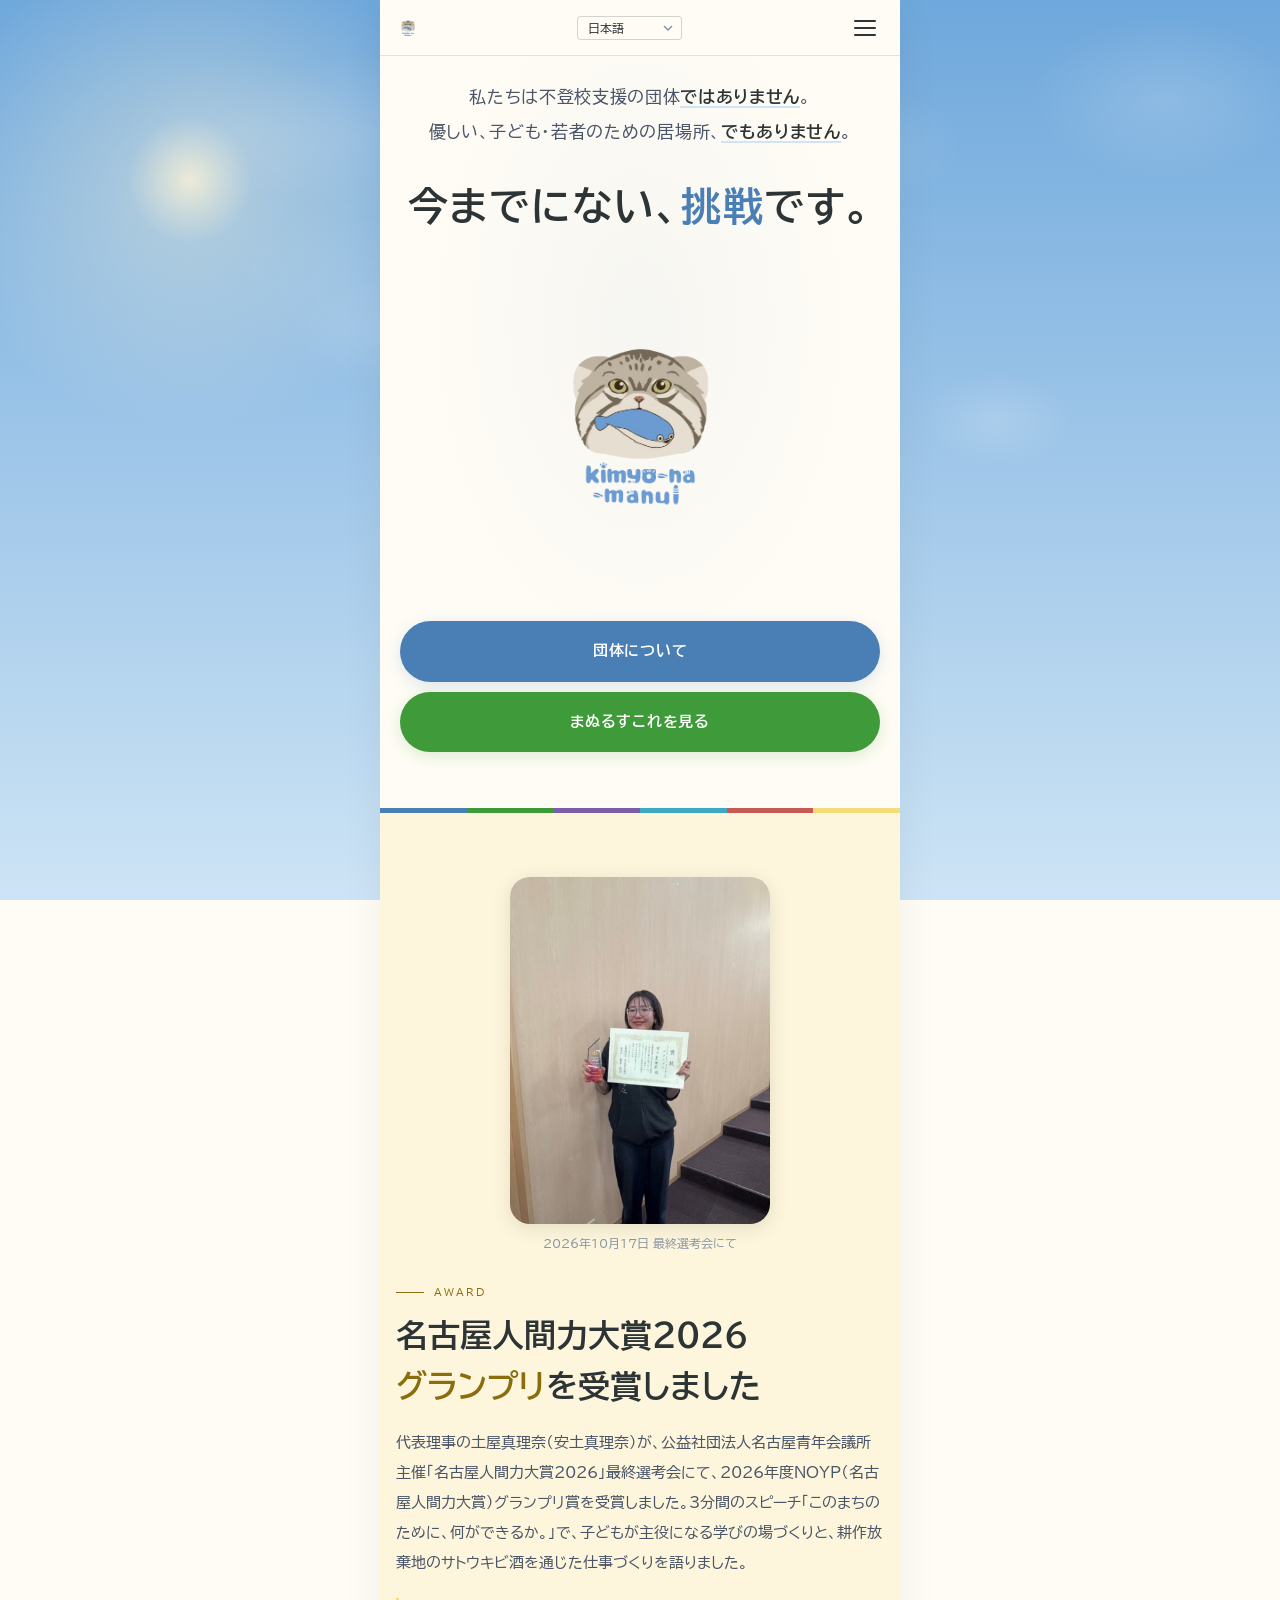
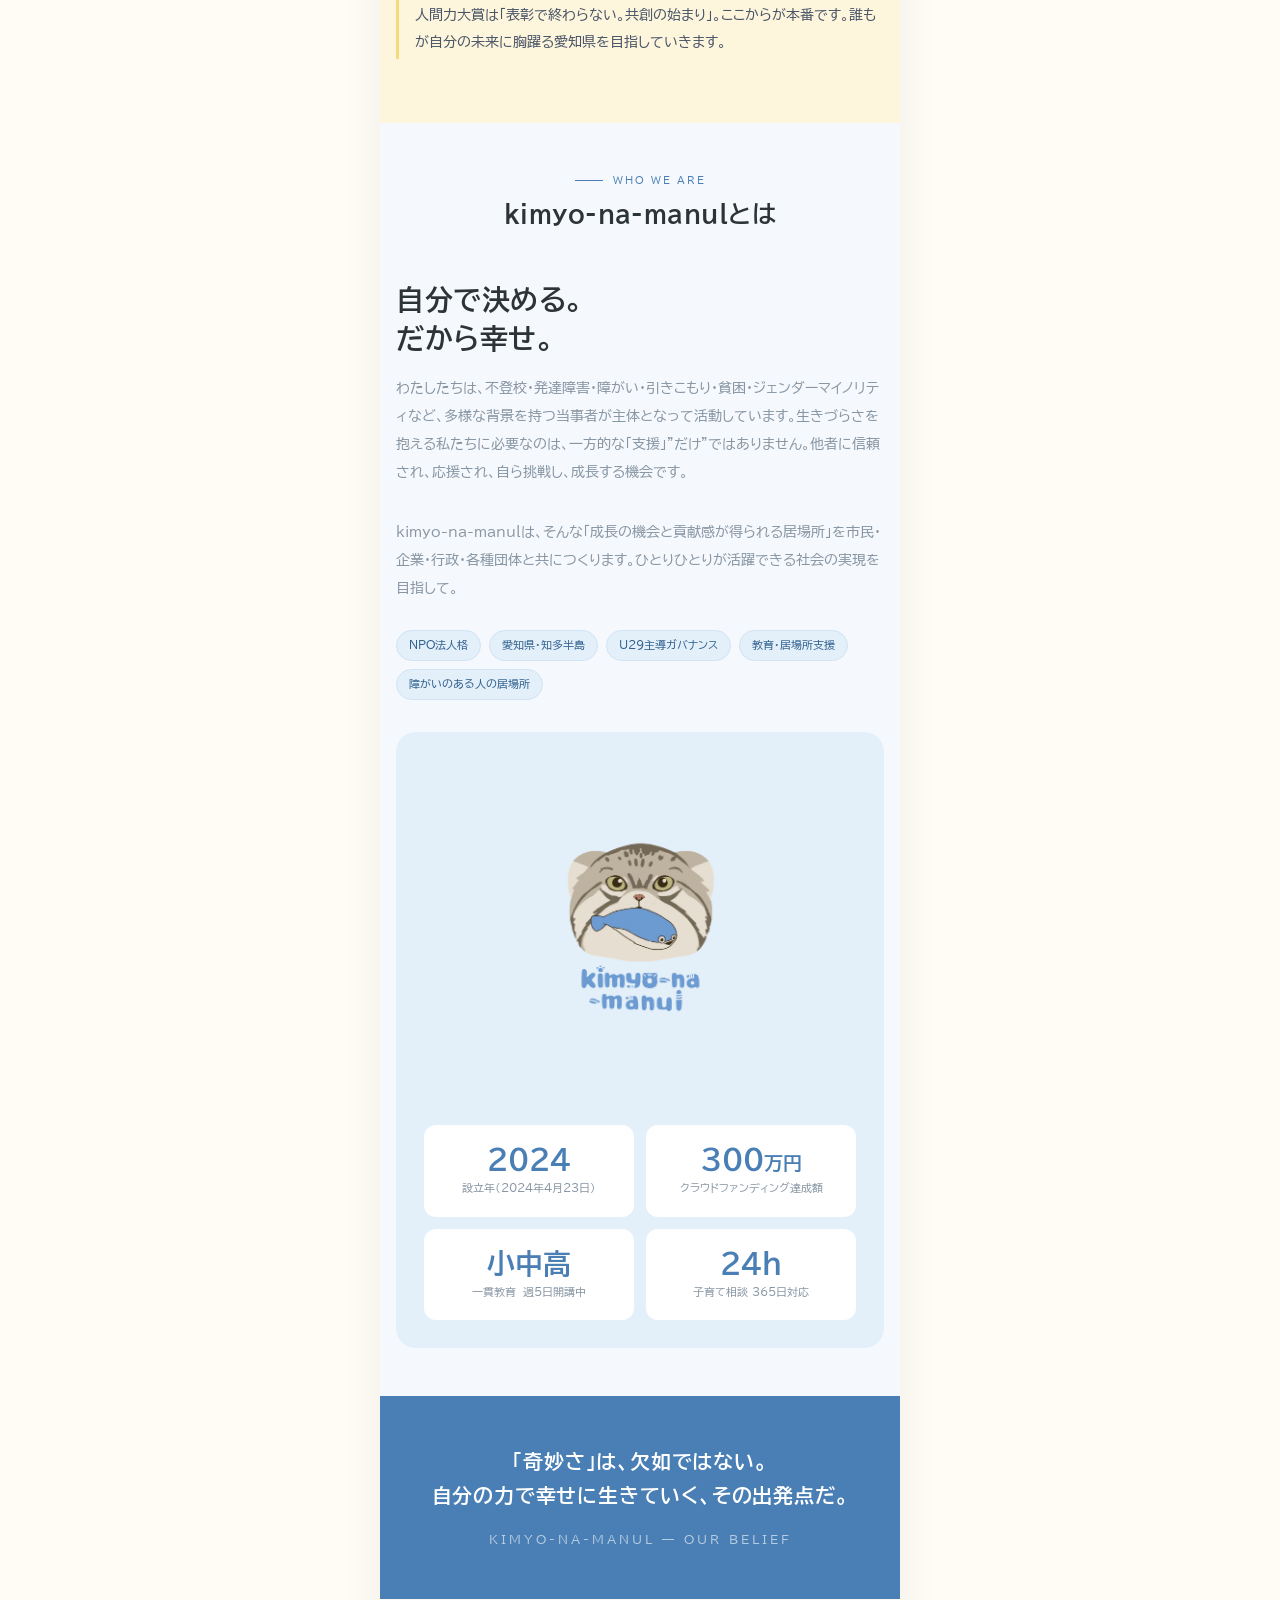
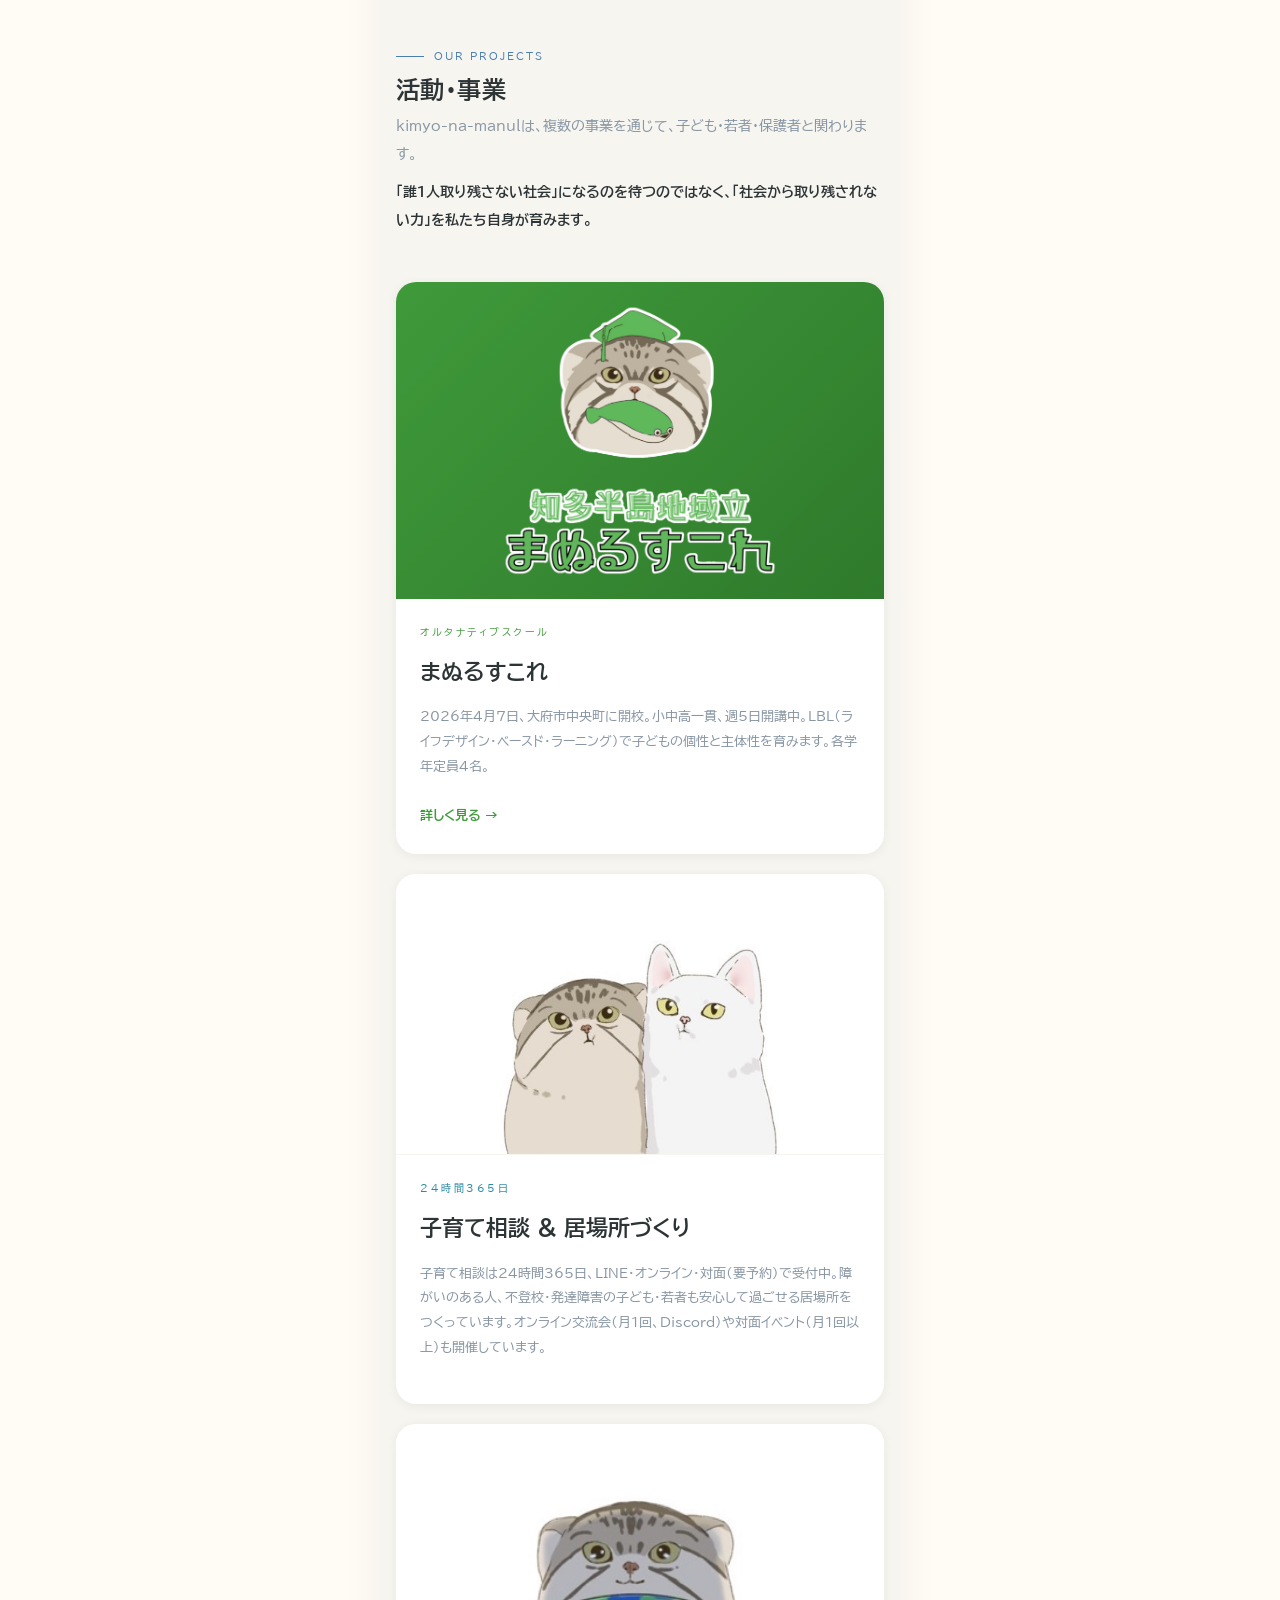
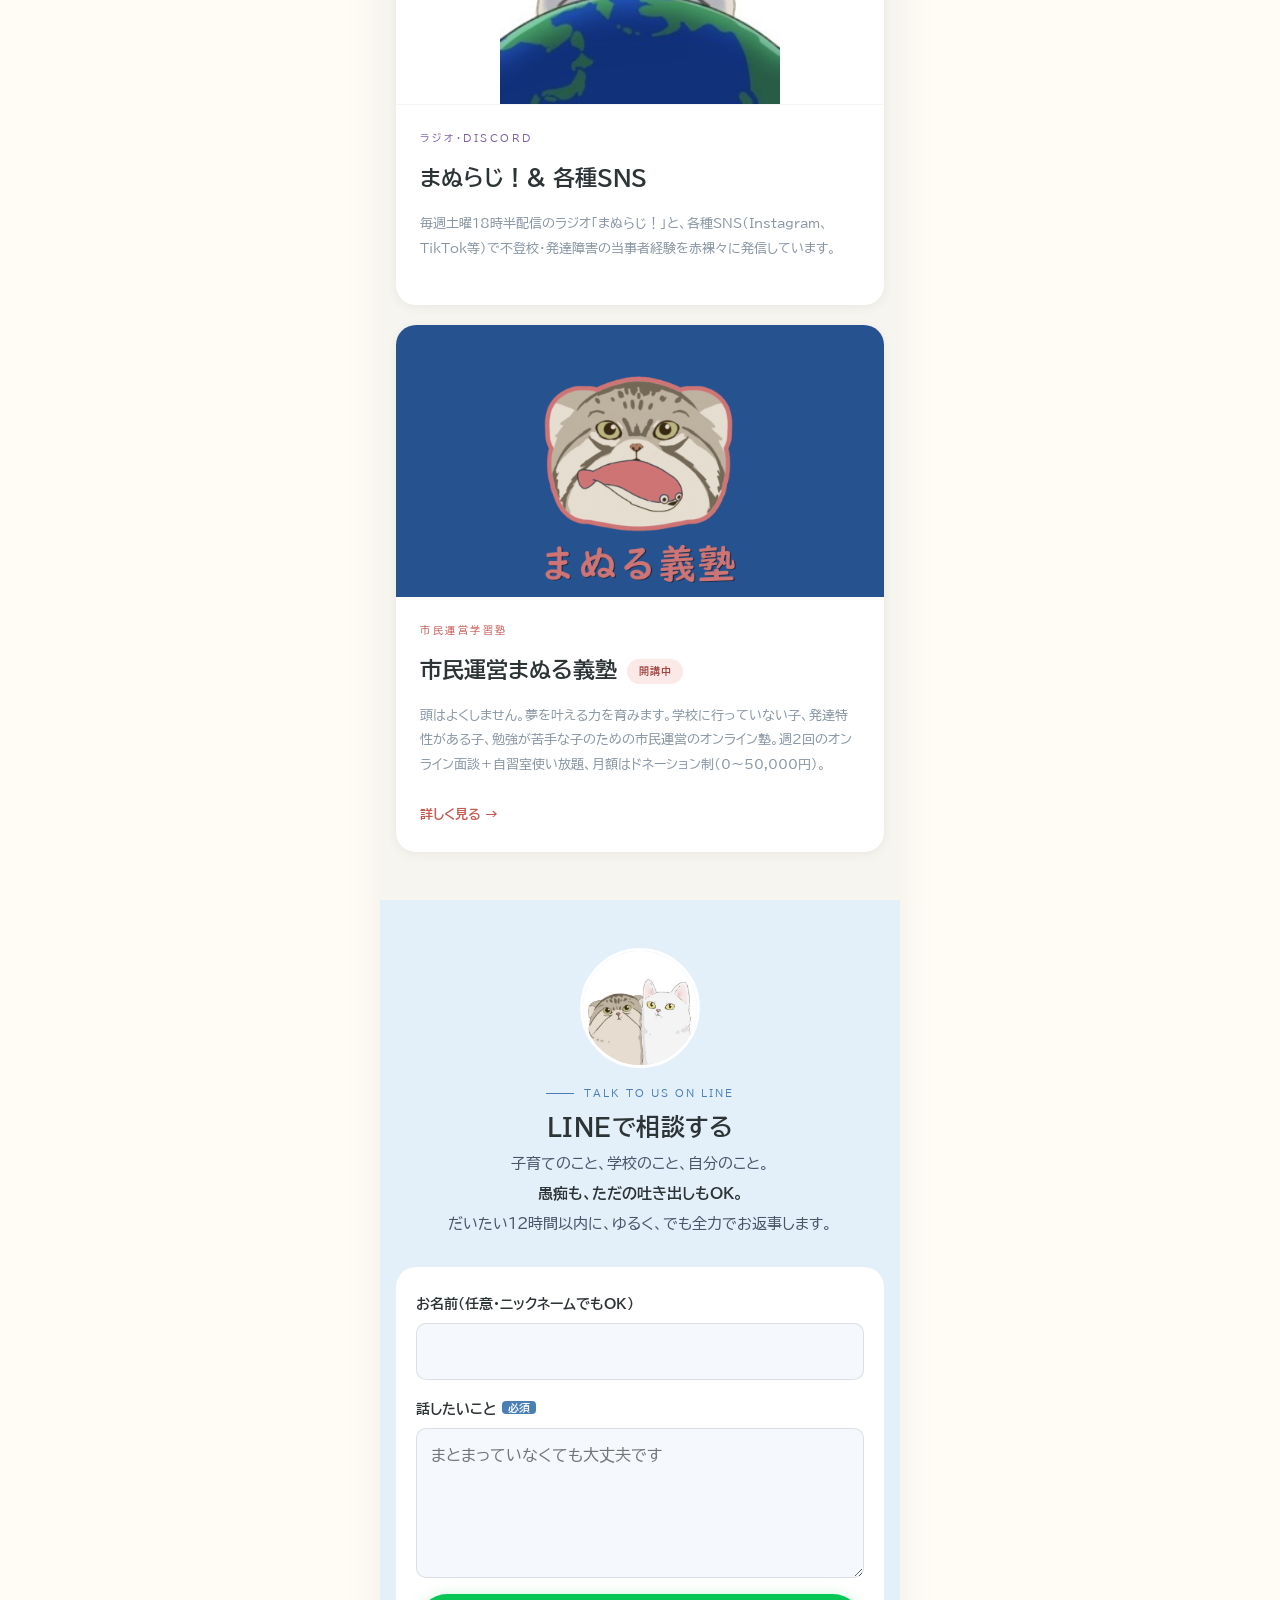
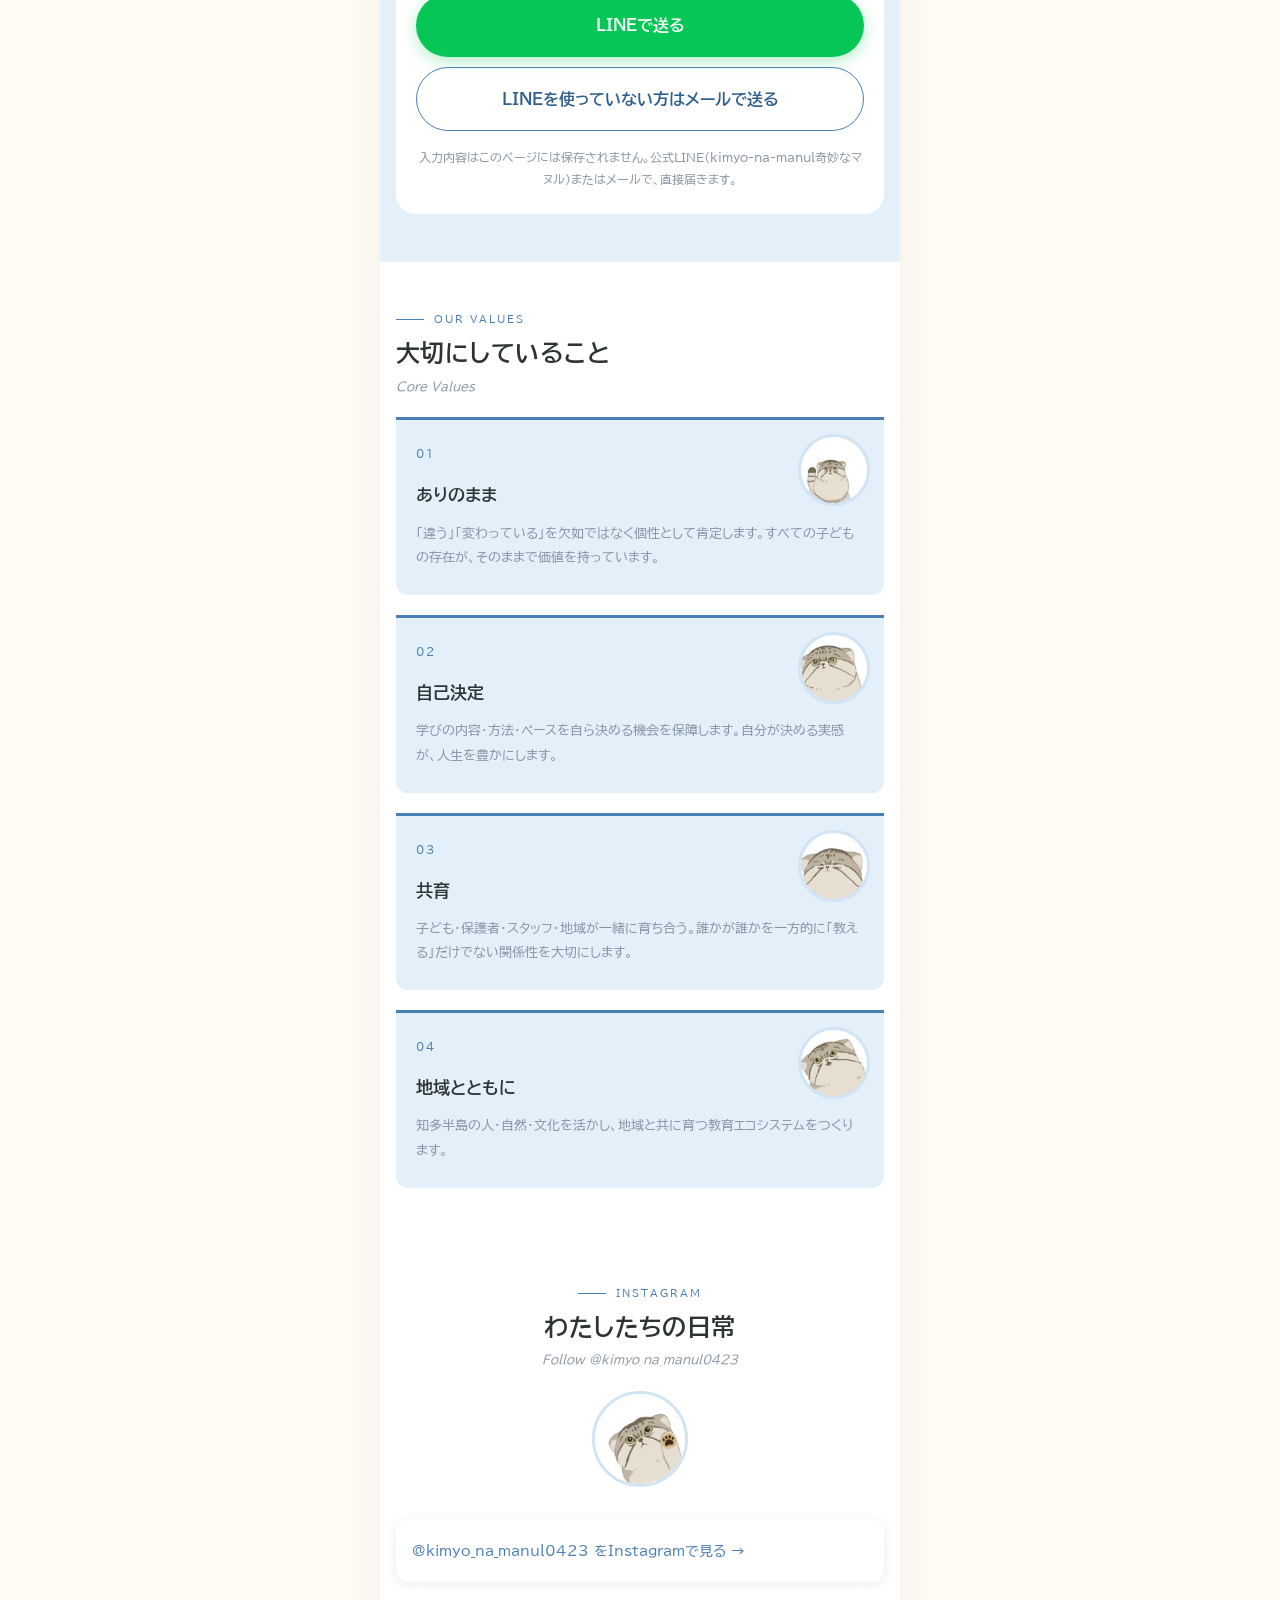
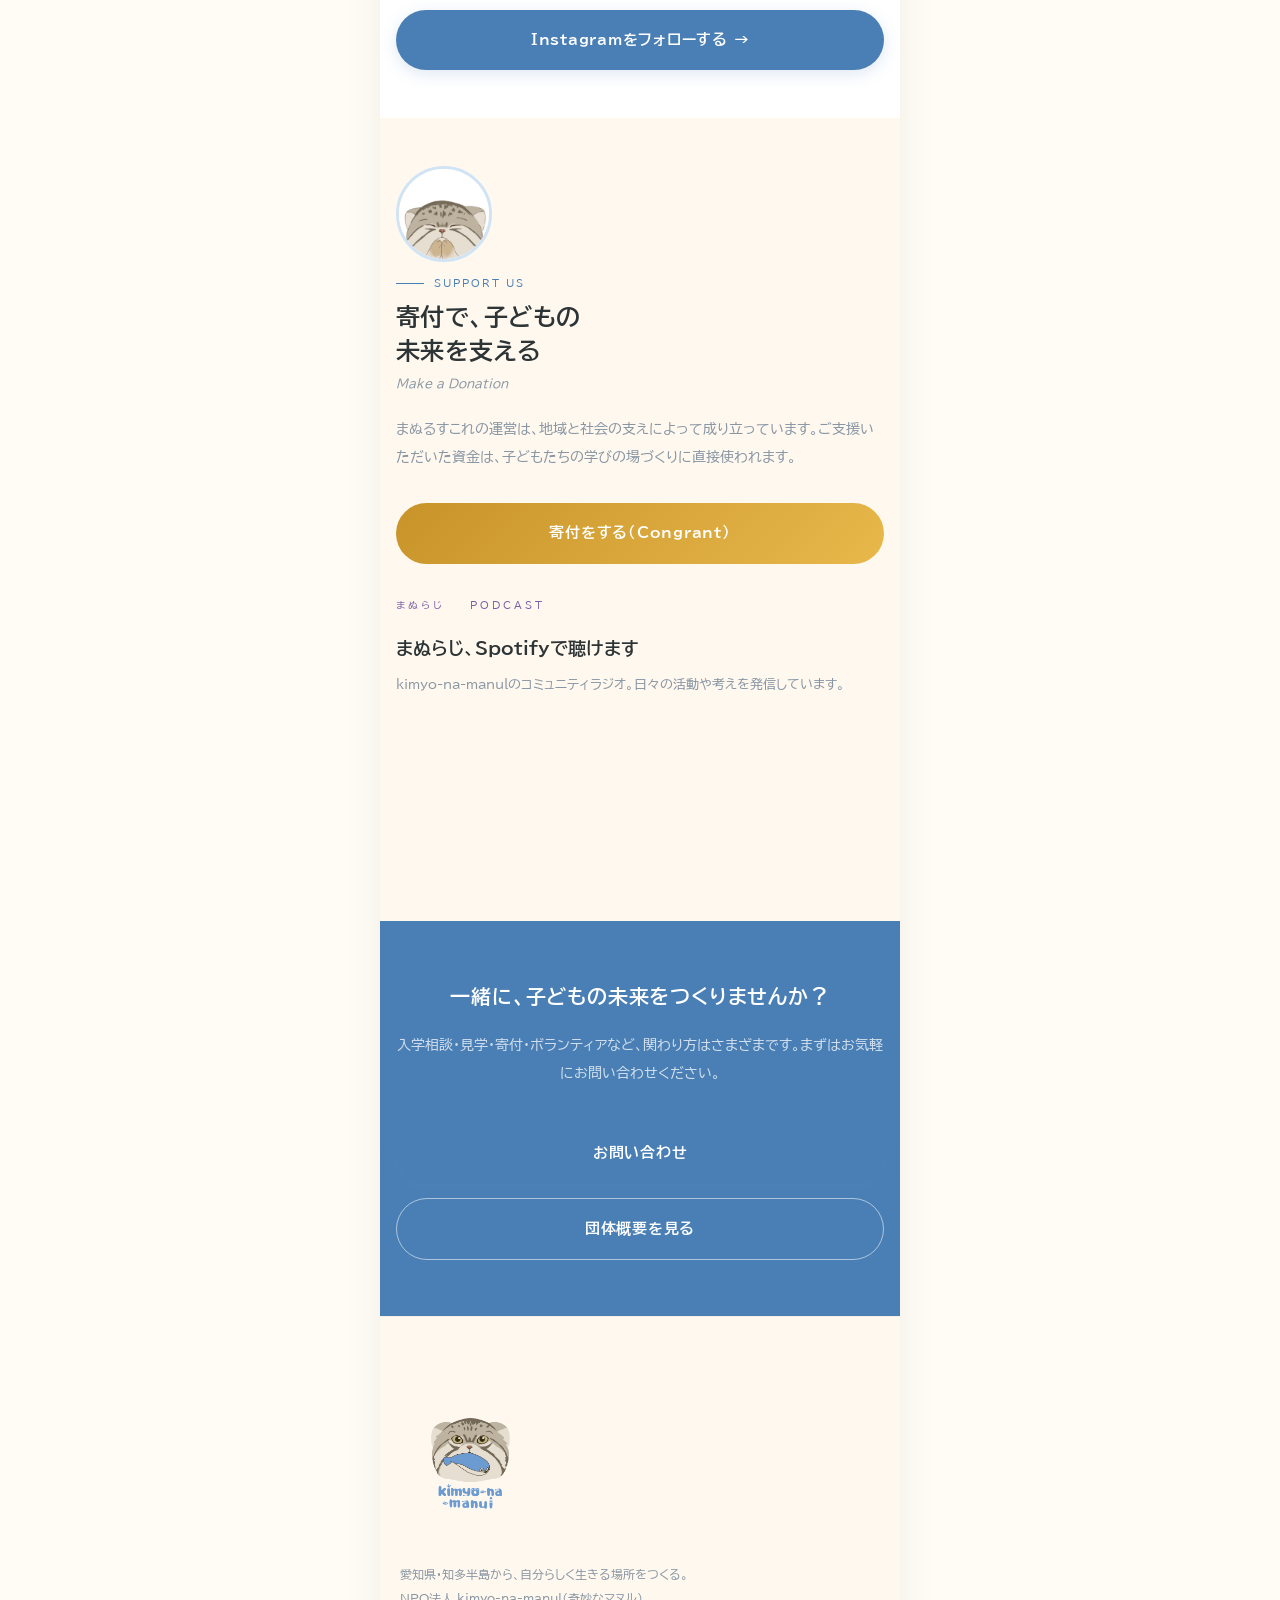
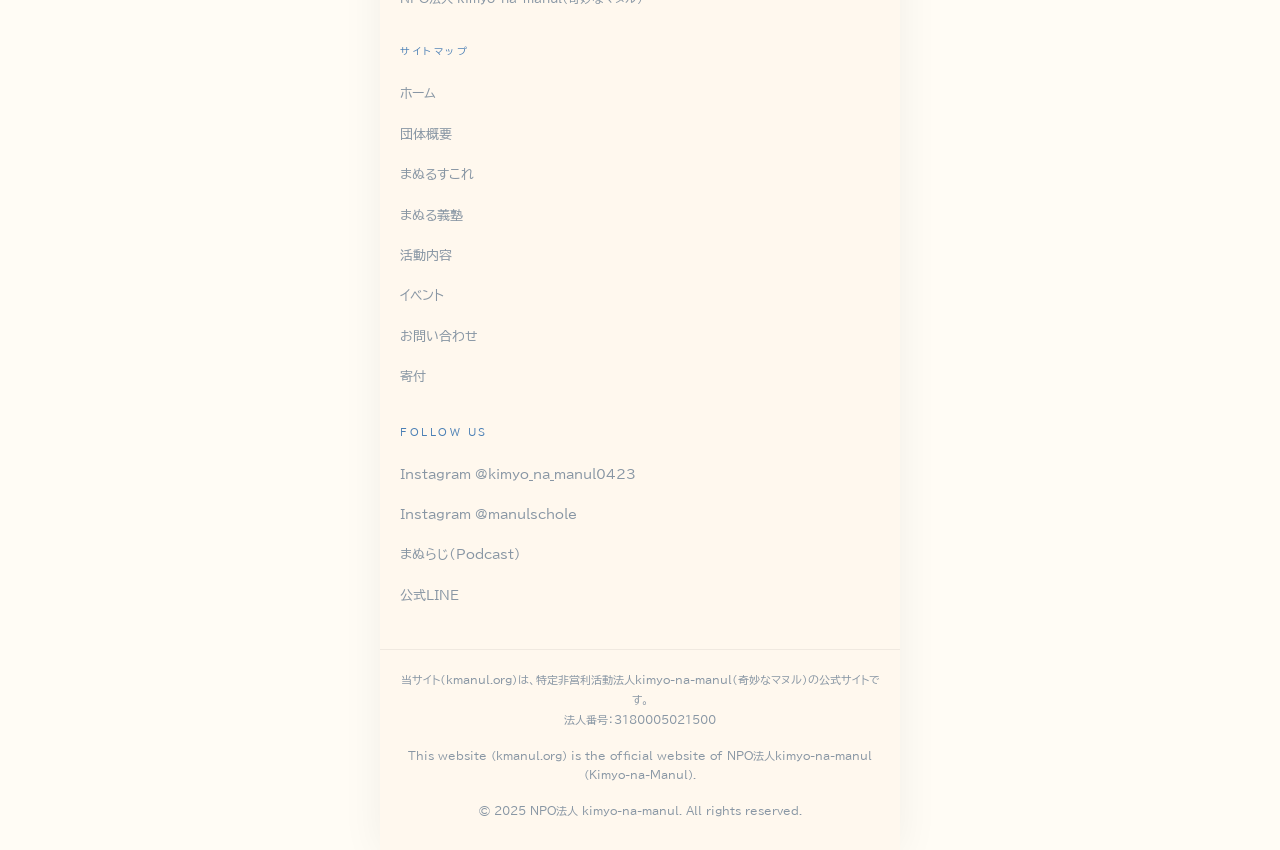
<file: index.html>
<!DOCTYPE html>
<html lang="ja">
<head>
<meta charset="UTF-8">
<meta name="viewport" content="width=device-width, initial-scale=1.0">
<meta name="google-site-verification" content="Asl8vJE8PZEnxf7R0S0iDRGA7ygkxkPpIfJQhtOvMJY">
<title>kimyo-na-manul（奇妙なマヌル）| 愛知県大府市のNPO法人 — 障がい・不登校の子ども・若者の居場所とオルタナティブスクール「まぬるすこれ」</title>
<meta name="description" content="kimyo-na-manul（奇妙なマヌル）は愛知県大府市・知多半島のNPO法人。障がいのある人、不登校・発達障害・引きこもりなど生きづらさを抱える子ども・若者の居場所づくりと、愛知県のオルタナティブスクール「まぬるすこれ」を運営。フリースクールとは異なる、自己決定・探究・地域共育の学びの場。子育て相談24時間対応。">
<meta name="keywords" content="kimyo-na-manul,奇妙なマヌル,まぬるすこれ,NPO法人,愛知県,知多半島,大府市,オルタナティブスクール,愛知県 オルタナティブスクール,障がい者,障害者,居場所,障がい者 居場所,発達障害,不登校,引きこもり,フリースクール,オンライン塾,自己決定,探究学習,りんごの樹">
<link rel="canonical" href="https://kmanul.org/">
<link rel="alternate" hreflang="ja" href="https://kmanul.org/">
<meta property="og:title" content="kimyo-na-manul（奇妙なマヌル）| 愛知県大府市のNPO法人 — 居場所づくりとオルタナティブスクール">
<meta property="og:description" content="愛知県知多半島のNPO法人。障がいのある人や不登校・発達障害の子ども・若者の居場所づくりと、オルタナティブスクール「まぬるすこれ」を大府市で運営。">
<meta property="og:url" content="https://kmanul.org/">
<meta property="og:type" content="website">
<meta property="og:image" content="https://kmanul.org/assets/logo-kmanul.png">
<meta property="og:site_name" content="NPO法人 kimyo-na-manul（奇妙なマヌル）">
<meta property="og:locale" content="ja_JP">
<meta name="twitter:card" content="summary_large_image">
<meta name="twitter:title" content="kimyo-na-manul（奇妙なマヌル）| まぬるすこれ運営NPO">
<meta name="twitter:description" content="愛知県知多半島のNPO法人。障がい・不登校の子ども・若者の居場所づくりと、オルタナティブスクール「まぬるすこれ」を運営。">
<meta name="twitter:image" content="https://kmanul.org/assets/logo-kmanul.png">
<link rel="icon" href="favicon.ico" type="image/x-icon">
<link rel="stylesheet" href="assets/style.css?v=32">
<script type="application/ld+json">
{
  "@context": "https://schema.org",
  "@type": "NonprofitOrganization",
  "name": "NPO法人 kimyo-na-manul",
  "alternateName": ["奇妙なマヌル", "kimyo-na-manul", "キミョウナマヌル"],
  "url": "https://kmanul.org",
  "logo": "https://kmanul.org/assets/logo-kmanul.png",
  "description": "愛知県知多半島を拠点に、オルタナティブスクール「まぬるすこれ」や民間教育センター「りんごの樹」を運営するNPO法人。障がいのある人、不登校・発達障害・引きこもりなど多様な背景を持つ子ども・若者の居場所づくりと成長を支援。",
  "foundingDate": "2024-04-23",
  "areaServed": {
    "@type": "AdministrativeArea",
    "name": "愛知県知多半島"
  },
  "address": {
    "@type": "PostalAddress",
    "addressLocality": "大府市",
    "addressRegion": "愛知県",
    "addressCountry": "JP"
  },
  "sameAs": [
    "https://www.instagram.com/kimyo_na_manul0423/",
    "https://www.instagram.com/manulschole/",
    "https://open.spotify.com/show/4pCX4vRVYYnigfrbYCAyXj",
    "https://congrant.com/project/kimyo-na-manul/20646"
  ],
  "knowsAbout": ["オルタナティブ教育", "不登校支援", "自己決定型学習", "地域共育"],
  "subOrganization": {
    "@type": "School",
    "name": "まぬるすこれ",
    "alternateName": ["Manul Schole", "マヌルスコレ"],
    "url": "https://kmanul.org/manul-schole.html",
    "description": "愛知県大府市（知多半島）のオルタナティブスクール。小中高一貫、週5日開講。自己決定・探究・地域共育を柱に子どもの主体性を育む。"
  }
}
</script>
<script type="application/ld+json">
{
  "@context": "https://schema.org",
  "@type": "WebSite",
  "name": "kimyo-na-manul（奇妙なマヌル）公式サイト",
  "alternateName": ["まぬるすこれ公式", "kmanul.org"],
  "url": "https://kmanul.org"
}
</script>
<script type="application/ld+json">
{
  "@context": "https://schema.org",
  "@type": "FAQPage",
  "mainEntity": [
    {
      "@type": "Question",
      "name": "kimyo-na-manul（奇妙なマヌル）とは何ですか？",
      "acceptedAnswer": {
        "@type": "Answer",
        "text": "愛知県大府市を拠点に活動するNPO法人です。オルタナティブスクール「まぬるすこれ」の運営、24時間対応の子育て相談、Podcastまぬらじの配信などを行っています。不登校・発達障害・多様な背景を持つ子ども・若者の成長を支えています。"
      }
    },
    {
      "@type": "Question",
      "name": "大府市で不登校の子どもが通える場所はありますか？",
      "acceptedAnswer": {
        "@type": "Answer",
        "text": "NPO法人kimyo-na-manulが運営するオルタナティブスクール「まぬるすこれ」が大府市中央町にあります。不登校の児童生徒も入学でき、小中高一貫・週5日・授業料無償で運営しています。フリースクールとは異なり、自己決定と探究を重視した教育を行っています。JR大府駅から徒歩約10分。"
      }
    }
  ]
}
</script>
<style>
/* ── HERO ── */
.hero {
  min-height: auto;
  background: var(--cream);
  display: flex;
  flex-direction: column;
  justify-content: center;
  align-items: center;
  padding: 80px 0 56px;
  position: relative;
  overflow: hidden;
  text-align: center;
}
.hero-bg {
  position: absolute;
  inset: 0;
  background:
    radial-gradient(ellipse 60% 60% at 50% 40%, rgba(74,127,181,0.05) 0%, transparent 70%);
  pointer-events: none;
}
.hero-content {
  position: relative;
  z-index: 2;
  max-width: 900px;
  margin: 0 auto;
  padding: 0 20px;
  width: 100%;
}
/* 何者でないかを先に言い切る一文。ページの起点なので弱く出さない */
.hero-deny {
  font-family: 'BIZ UDPGothic', 'Hiragino Sans', 'Yu Gothic', sans-serif;
  font-size: 20px;
  font-weight: 400;
  color: var(--text-mid);
  line-height: 2.1;
  margin-bottom: 28px;
  letter-spacing: 0.04em;
}
/* 否定の語だけ濃く太く。ここが効かないと次の「挑戦です。」が立たない */
.hero-deny b {
  font-weight: 700;
  color: var(--text);
  border-bottom: 2px solid var(--sky-mid);
  padding-bottom: 1px;
}
.hero-punch {
  font-family: 'BIZ UDPGothic', 'Hiragino Sans', 'Yu Gothic', sans-serif;
  font-size: clamp(26px, 7vw, 40px);
  font-weight: 700;
  color: var(--text);
  line-height: 1.5;
  margin-bottom: 36px;
  letter-spacing: 0.04em;
}
.hero-punch em {
  font-style: normal;
  color: var(--sky);
}
.pc-only { display: inline; }
@media (max-width: 600px) {
  .pc-only { display: none; }
}
.hero-logo { margin-bottom: 40px; }
.hero-logo img { width: min(360px, 70%); height: auto; display: inline-block; }
.hero-actions { display: flex; gap: 14px; flex-wrap: wrap; justify-content: center; }

/* ── ABOUT ── */
.about { background: var(--white); }
.about-grid {
  display: grid;
  grid-template-columns: 1fr 1fr;
  gap: 80px;
  align-items: center;
}
.about-img-block {
  background: var(--sky-light);
  border-radius: 20px;
  padding: 48px;
  text-align: center;
}
.about-img-block img { width: 80%; height: auto; }
.about-stats {
  display: grid;
  grid-template-columns: 1fr 1fr;
  gap: 12px;
  margin-top: 32px;
}
.stat {
  background: var(--white);
  border-radius: 12px;
  padding: 20px;
  text-align: center;
}
.stat-num {
  font-family: 'BIZ UDPGothic', 'Hiragino Sans', 'Yu Gothic', sans-serif;
  font-size: 36px;
  font-weight: 700;
  color: var(--sky);
  line-height: 1;
  margin-bottom: 6px;
}
.stat-label {
  font-family: 'BIZ UDPGothic', 'Hiragino Sans', 'Yu Gothic', sans-serif;
  font-size: 11px;
  color: var(--text-muted);
  line-height: 1.6;
}
.badge-list { display: flex; flex-wrap: wrap; gap: 8px; margin-top: 28px; }
.badge {
  background: var(--sky-light);
  border: 1px solid var(--sky-mid);
  color: var(--sky-dark);
  font-family: 'BIZ UDPGothic', 'Hiragino Sans', 'Yu Gothic', sans-serif;
  font-size: 12px;
  padding: 5px 14px;
  border-radius: 999px;
}

/* ── MISSION BAND ── */
.mission-band {
  background: var(--sky);
  padding: 72px 0;
  text-align: center;
}
.mission-large {
  font-family: 'BIZ UDPGothic', 'Hiragino Sans', 'Yu Gothic', sans-serif;
  font-size: clamp(22px, 3.5vw, 40px);
  font-weight: 700;
  color: var(--white);
  line-height: 1.7;
  max-width: 800px;
  margin: 0 auto 16px;
  letter-spacing: 0.04em;
}
.mission-sub {
  font-family: 'BIZ UDPGothic', 'Hiragino Sans', 'Yu Gothic', sans-serif;
  font-size: 12px;
  color: rgba(255,255,255,0.6);
  letter-spacing: 0.25em;
  text-transform: uppercase;
}

/* ── PROJECTS ── */
.projects { background: var(--stone); }
.projects-intro {
  max-width: 640px;
  margin-bottom: 48px;
}
/* 2文目が主張。1文目に埋もれないよう濃さで差をつける */
.projects-intro strong {
  display: inline-block;
  margin-top: 10px;
  font-weight: 700;
  color: var(--text);
}
.project-cards {
  display: grid;
  grid-template-columns: 1fr 1fr;
  gap: 20px;
}
.project-card {
  background: var(--white);
  border-radius: 20px;
  overflow: hidden;
  text-decoration: none;
  color: inherit;
  display: block;
  transition: transform 0.3s, box-shadow 0.3s;
  box-shadow: 0 2px 12px rgba(0,0,0,0.06);
}
.project-card:hover { transform: translateY(-6px); box-shadow: 0 12px 32px rgba(0,0,0,0.12); }
.project-card-top {
  padding: 36px 36px 0;
}
/* 事業ごとの色。七色のまま並べる */
.project-card-top.sky    { background: linear-gradient(135deg, var(--sky), var(--sky-dark)); }
.project-card-top.green  { background: linear-gradient(135deg, var(--green), var(--green-dark)); }
.project-card-top.purple { background: linear-gradient(135deg, var(--purple), var(--purple-dark)); }
.project-card-top.aqua   { background: linear-gradient(135deg, var(--aqua), var(--aqua-dark)); }
.project-card-top.red    { background: linear-gradient(135deg, var(--red), var(--red-dark)); }
.project-card-logo { width: 80%; max-width: 280px; height: auto; display: block; margin: 0 auto -20px; }
.project-card-body { padding: 32px 36px 36px; }
.project-card-tag {
  font-family: 'BIZ UDPGothic', 'Hiragino Sans', 'Yu Gothic', sans-serif;
  font-size: 10px;
  letter-spacing: 0.25em;
  text-transform: uppercase;
  margin-bottom: 10px;
}
.project-card-tag.sky    { color: var(--sky); }
.project-card-tag.green  { color: var(--green); }
.project-card-tag.purple { color: var(--purple); }
.project-card-tag.aqua   { color: var(--aqua-dark); }
.project-card-tag.red    { color: var(--red); }
.project-card-link.purple { color: var(--purple); }
.project-card-link.aqua   { color: var(--aqua-dark); }
.project-card-link.red    { color: var(--red); }
/* 開講前であることを事業名の隣で示す */
.project-card-name .soon {
  display: inline-block;
  margin-left: 10px;
  vertical-align: 3px;
  font-size: 10px;
  font-weight: 700;
  letter-spacing: 0.08em;
  color: var(--red-dark);
  background: var(--red-light);
  border-radius: 999px;
  padding: 3px 12px;
}
.project-card-name {
  font-family: 'BIZ UDPGothic', 'Hiragino Sans', 'Yu Gothic', sans-serif;
  font-size: 22px;
  font-weight: 700;
  color: var(--text);
  margin-bottom: 12px;
}
.project-card-desc {
  font-family: 'BIZ UDPGothic', 'Hiragino Sans', 'Yu Gothic', sans-serif;
  font-size: 13px;
  color: var(--text-muted);
  line-height: 1.9;
  margin-bottom: 20px;
}
.project-card-link {
  font-family: 'BIZ UDPGothic', 'Hiragino Sans', 'Yu Gothic', sans-serif;
  font-size: 13px;
  font-weight: 700;
  display: inline-flex;
  align-items: center;
  gap: 6px;
}
.project-card-link.sky { color: var(--sky); }
.project-card-link.green { color: var(--green); }

/* ── VALUES ── */
.values { background: var(--white); }
.values-grid {
  display: grid;
  grid-template-columns: repeat(4, 1fr);
  gap: 20px;
  margin-top: 8px;
}
.value-card {
  position: relative;
  padding: 32px 24px;
  border-top: 3px solid var(--sky);
  background: var(--sky-light);
  border-radius: 0 0 12px 12px;
}
/* 右上からのぞくマヌル */
.value-illust {
  position: absolute;
  top: 14px;
  right: 14px;
  width: 72px;
  height: 72px;
  border-radius: 50%;
  object-fit: cover;
  border: 3px solid var(--sky-mid);
  background: var(--white);
}
.value-num {
  font-family: 'BIZ UDPGothic', 'Hiragino Sans', 'Yu Gothic', sans-serif;
  font-size: 11px;
  color: var(--sky);
  letter-spacing: 0.2em;
  margin-bottom: 14px;
}
.value-title {
  font-family: 'BIZ UDPGothic', 'Hiragino Sans', 'Yu Gothic', sans-serif;
  font-size: 17px;
  font-weight: 700;
  color: var(--text);
  margin-bottom: 10px;
}
.value-text {
  font-family: 'BIZ UDPGothic', 'Hiragino Sans', 'Yu Gothic', sans-serif;
  font-size: 13px;
  color: var(--text-muted);
  line-height: 1.9;
}


/* ── INSTAGRAM ── */
.insta-section { background: var(--white); }
.insta-embed-wrap {
  max-width: 540px;
  margin: 32px auto 0;
}
.insta-cta {
  margin-top: 28px;
  text-align: center;
}

/* ── CTA ── */
.cta-band { background: var(--sky); padding: 80px 0; text-align: center; }
.cta-band h2 {
  font-family: 'BIZ UDPGothic', 'Hiragino Sans', 'Yu Gothic', sans-serif;
  font-size: clamp(22px, 3vw, 34px);
  font-weight: 700;
  color: var(--white);
  margin-bottom: 16px;
  letter-spacing: 0.04em;
}
.cta-band p {
  font-family: 'BIZ UDPGothic', 'Hiragino Sans', 'Yu Gothic', sans-serif;
  font-size: 14px;
  color: rgba(255,255,255,0.75);
  margin-bottom: 36px;
  line-height: 2;
}
.cta-btns { display: flex; gap: 14px; justify-content: center; flex-wrap: wrap; }

@media (max-width: 900px) {
  .hero { padding: 80px 0 56px; min-height: auto; }
  .hero-content { padding: 0 20px; }
  .hero-deny { font-size: 17px; margin-bottom: 26px; line-height: 2.05; }
  .hero-punch { font-size: clamp(26px, 7vw, 40px); margin-bottom: 36px; }
  .hero-logo img { width: min(240px, 65%); }
  .hero-actions { flex-direction: column; gap: 10px; }
  .about-grid { grid-template-columns: 1fr; gap: 32px; }
  .about-stats { grid-template-columns: 1fr 1fr; }
  .about-img-block { padding: 28px; }
  .about-img-block img { width: 60%; }
  .mission-band { padding: 48px 0; }
  .mission-large { font-size: 20px; padding: 0 8px; }
  .project-cards { grid-template-columns: 1fr; }
  .project-card-body { padding: 24px; }
  .values-grid { grid-template-columns: 1fr; }
  .value-card { padding: 24px 20px; }
  .cta-band { padding: 56px 0; }
  .cta-band h2 { font-size: 20px; }
  .cta-btns { flex-direction: column; }
}
@media (max-width: 600px) {
  .stat-num { font-size: 28px; }
  .badge { font-size: 11px; padding: 4px 12px; }
}

/* lang hidden */
[lang-hide] { display: none !important; }

/* phone-frame: force mobile layout */
.hero { padding: 80px 0 56px; min-height: auto; }
.hero-content { padding: 0 20px; }
.hero-deny { font-size: 17px; margin-bottom: 26px; line-height: 2.05; }
.hero-punch { font-size: clamp(26px, 7vw, 40px); margin-bottom: 36px; }
.hero-logo img { width: min(240px, 65%); }
.hero-actions { flex-direction: column; gap: 10px; }
.about-grid { grid-template-columns: 1fr; gap: 32px; }
.about-img-block { padding: 28px; }
.about-img-block img { width: 60%; }
.mission-band { padding: 48px 0; }
.mission-large { font-size: 20px; padding: 0 8px; }
.project-cards { grid-template-columns: 1fr !important; }
.project-card-body { padding: 24px; }
.values-grid { grid-template-columns: 1fr; }
.value-card { padding: 24px 20px; }
.cta-band { padding: 56px 0; }
.cta-band h2 { font-size: 20px; }
.cta-btns { flex-direction: column; }
.stat-num { font-size: 28px; }
.badge { font-size: 11px; padding: 4px 12px; }

/* ── AWARD（名古屋人間力大賞2026） ── */
.award {
  background: var(--yellow-light);
  padding: 64px 0;
}
.award-grid {
  display: grid;
  grid-template-columns: 1fr;
  gap: 28px;
}
.award-photo { max-width: 260px; margin: 0 auto; }
.award-photo img {
  width: 100%;
  border-radius: 20px;
  box-shadow: 0 4px 20px rgba(0,0,0,0.1);
  display: block;
}
.award-photo figcaption {
  font-size: 12px;
  color: var(--text-muted);
  margin-top: 8px;
  text-align: center;
}
.award-title {
  font-family: 'BIZ UDPGothic', 'Hiragino Sans', 'Yu Gothic', sans-serif;
  font-size: clamp(22px, 3vw, 32px);
  font-weight: 700;
  color: var(--navy);
  line-height: 1.6;
  margin-bottom: 16px;
}
.award-title em {
  font-style: normal;
  color: var(--yellow);
}
.award-text {
  font-size: 15px;
  color: var(--text-mid);
  line-height: 2;
  margin-bottom: 20px;
}
.award-quote {
  border-left: 3px solid var(--yellow-soft);
  padding: 4px 0 4px 16px;
  font-size: 14px;
  color: var(--text-mid);
  line-height: 1.9;
}
@media (max-width: 900px) {
  .award { padding: 48px 0; }
}

/* ── LINEで相談する ──（送る部分は assets/line-form.js） */
.consult { background: var(--sky-light); }
.consult-illust {
  width: 120px; height: 120px; display: block; margin: 0 auto 16px;
  border-radius: 50%; object-fit: cover; border: 3px solid var(--white); background: var(--white);
}
.consult-lead { text-align: center; font-size: 15px; color: var(--text-mid); line-height: 2; margin: 0 auto; max-width: 560px; }
.consult-lead strong { color: var(--text); }
.consult-form {
  max-width: 560px; margin: 28px auto 0;
  background: var(--white); border-radius: 20px; padding: 24px 20px;
  display: grid; gap: 16px;
}
.consult-field { display: grid; gap: 6px; }
.consult-label { font-size: 14px; font-weight: 700; color: var(--text); }
.consult-req { font-size: 11px; font-weight: 700; color: var(--white); background: var(--sky); border-radius: 4px; padding: 1px 6px; margin-left: 6px; vertical-align: 2px; }
.consult-input, .consult-textarea {
  width: 100%; font: inherit; font-size: 16px; color: var(--text);
  background: var(--misora-bg); border: 1.5px solid rgba(0,0,0,0.1); border-radius: 10px; padding: 12px 14px;
}
.consult-textarea { min-height: 150px; resize: vertical; line-height: 1.8; }
.consult-input:focus, .consult-textarea:focus { outline: none; border-color: var(--sky); box-shadow: 0 0 0 3px rgba(74,127,181,0.18); }
.consult-textarea[aria-invalid="true"] { border-color: var(--red); }
.consult-error { font-size: 13px; color: var(--red-dark); background: var(--red-light); border-radius: 8px; padding: 10px 12px; display: none; }
.consult-error.show { display: block; }
.consult-send { display: grid; gap: 10px; }
.consult-send button { font: inherit; font-size: 16px; font-weight: 700; border: none; border-radius: 999px; padding: 16px 20px; cursor: pointer; }
.consult-send .consult-line { background: #06C755; color: #fff; box-shadow: 0 4px 16px rgba(6,199,85,0.3); }
.consult-send .consult-mail { background: transparent; color: var(--sky-dark); border: 1.5px solid var(--sky); }
.consult-note { font-size: 12px; color: var(--text-muted); line-height: 1.8; text-align: center; }
.consult .lf-step { background: var(--misora-bg); }
</style>
</head>
<body class="theme-npo">
<canvas id="sky" aria-hidden="true"></canvas>


<nav>
  <div class="nav-logo">
    <a href="index.html">
      <img src="assets/logo-kmanul.png" alt="kimyo-na-manul">
    </a>
  </div>
  <ul class="nav-links">
    <li><a href="index.html" class="active" data-i18n="ted28cf13" data-ja="ホーム" data-en="Home">ホーム</a></li>
    <li><a href="about.html" data-i18n="t7157b08d" data-ja="団体概要" data-en="About">団体概要</a></li>
    <li><a href="manul-schole.html" data-i18n="t5020ef73" data-ja="まぬるすこれ" data-en="Manul Schole">まぬるすこれ</a></li>
    <li><a href="manul-juku.html" data-i18n="tc1215991" data-ja="まぬる義塾" data-en="Manul Gijuku">まぬる義塾</a></li>
    <li><a href="activities.html" data-i18n="t959b5b69" data-ja="活動内容" data-en="Activities">活動内容</a></li>
    <li><a href="sns.html" data-i18n="t2a6d6de8" data-ja="SNS・メディア" data-en="Media">SNS・メディア</a></li>
    <li><a href="events.html" class="nav-event" data-i18n="te18b1ea1" data-ja="イベント" data-en="Events">イベント</a></li>
    <li><a href="contact.html" class="nav-cta" data-i18n="t44ff6d3f" data-ja="お問い合わせ" data-en="Contact">お問い合わせ</a></li>
  </ul>
  <div class="lang-toggle">
    <button class="lang-btn active" id="btn-ja" onclick="setLang('ja')">JA</button>
    <button class="lang-btn" id="btn-en" onclick="setLang('en')">EN</button>
  </div>
  <div class="nav-hamburger">
    <span></span><span></span><span></span>
  </div>
</nav>

<!-- HERO -->
<section class="hero">
  <div class="hero-bg"></div>
  <div class="hero-content">
    <p class="hero-deny">
      私たちは不登校支援の団体<b>ではありません</b>。<br>
      優しい、子ども・若者のための居場所、<b>でもありません</b>。
    </p>
    <h1 class="hero-punch"><span class="sr-only">kimyo-na-manul（奇妙なマヌル）— 愛知県大府市のNPO法人。障がい・不登校の子ども・若者の居場所とオルタナティブスクール。</span>今までにない、<em>挑戦</em>です。</h1>
    <div class="hero-logo">
      <img src="assets/logo-kmanul.png" alt="kimyo-na-manul（奇妙なマヌル）">
    </div>
    <div class="hero-actions">
      <a href="#about" class="btn-sky">団体について</a>
      <a href="manul-schole.html" class="btn-green">まぬるすこれを見る</a>
    </div>
  </div>
</section>

<!-- 七色 — ひとつの色では表せない -->
<div class="spectrum" role="presentation"></div>

<!-- AWARD — 名古屋人間力大賞2026 -->
<section class="award" id="award">
  <div class="container">
    <div class="award-grid">
      <figure class="award-photo reveal">
        <img src="images/award_noyp2026.jpg" alt="名古屋人間力大賞2026グランプリのトロフィーと賞状を手にする代表理事・土屋真理奈" loading="lazy">
        <figcaption data-i18n="t6bef6902" data-ja="2026年10月17日 最終選考会にて" data-en="At the final selection, Oct 17, 2026">2026年10月17日 最終選考会にて</figcaption>
      </figure>
      <div class="reveal">
        <div class="eyebrow eyebrow-yellow">Award</div>
        <h2 class="award-title" data-i18n="te882d50e" data-ja="名古屋人間力大賞2026<br><em>グランプリ</em>を受賞しました" data-en="Grand Prix at the<br><em>Nagoya Ningenryoku Award 2026</em>">名古屋人間力大賞2026<br><em>グランプリ</em>を受賞しました</h2>
        <p class="award-text" data-i18n="t78fe00d5" data-ja="代表理事の土屋真理奈（安土真理奈）が、公益社団法人名古屋青年会議所主催「名古屋人間力大賞2026」最終選考会にて、2026年度NOYP（名古屋人間力大賞）グランプリ賞を受賞しました。3分間のスピーチ「このまちのために、何ができるか。」で、子どもが主役になる学びの場づくりと、耕作放棄地のサトウキビ酒を通じた仕事づくりを語りました。" data-en="Our representative director, Marina Tsuchiya (Marina Azuchi), received the 2026 NOYP Grand Prix at the Nagoya Ningenryoku Award 2026, hosted by the Nagoya Junior Chamber. In her 3-minute speech, “What can I do for this town?”, she spoke about building places where children lead their own learning, and creating jobs through sugarcane liquor grown on abandoned farmland.">
          代表理事の土屋真理奈（安土真理奈）が、公益社団法人名古屋青年会議所主催「名古屋人間力大賞2026」最終選考会にて、2026年度NOYP（名古屋人間力大賞）グランプリ賞を受賞しました。3分間のスピーチ「このまちのために、何ができるか。」で、子どもが主役になる学びの場づくりと、耕作放棄地のサトウキビ酒を通じた仕事づくりを語りました。
        </p>
        <p class="award-quote" data-i18n="t465ba5f7" data-ja="人間力大賞は「表彰で終わらない。共創の始まり」。ここからが本番です。誰もが自分の未来に胸躍る愛知県を目指していきます。" data-en="The award “doesn't end with recognition — it's the beginning of co-creation.” The real work starts now, toward an Aichi where everyone is excited about their own future.">
          人間力大賞は「表彰で終わらない。共創の始まり」。ここからが本番です。誰もが自分の未来に胸躍る愛知県を目指していきます。
        </p>
      </div>
    </div>
  </div>
</section>

<!-- ABOUT -->
<section class="about" id="about" style="background:var(--misora-bg);">
  <div class="container">
    <div style="margin-bottom:48px;text-align:center;" class="reveal">
      <div class="eyebrow eyebrow-sky" style="justify-content:center;">Who We Are</div>
      <h2 class="section-title" data-i18n="t0d127f12" data-ja="kimyo-na-manulとは" data-en="Who We Are">kimyo-na-manulとは</h2>
    </div>
    <div class="about-grid">
      <div class="reveal">
        <h3 class="section-title" style="font-size:clamp(20px,2.5vw,28px);margin-bottom:16px;" data-i18n="t82ed2e3d" data-ja="自分で決める。<br>だから幸せ。" data-en="Decide for yourself.<br>That's happiness.">自分で決める。<br>だから幸せ。</h3>
        <p class="section-lead" data-i18n="t1f797398" data-ja="わたしたちは、不登校・発達障害・障がい・引きこもり・貧困・ジェンダーマイノリティなど、多様な背景を持つ当事者が主体となって活動しています。生きづらさを抱える私たちに必要なのは、一方的な「支援」”だけ”ではありません。他者に信頼され、応援され、自ら挑戦し、成長する機会です。" data-en="We are led by people with diverse backgrounds — school refusal, developmental differences, disabilities, social withdrawal, poverty, gender minorities. What those of us living with hardship need is not one-sided 'support' alone. It is trust, encouragement, and opportunities to challenge ourselves and grow.">
          わたしたちは、不登校・発達障害・障がい・引きこもり・貧困・ジェンダーマイノリティなど、多様な背景を持つ当事者が主体となって活動しています。生きづらさを抱える私たちに必要なのは、一方的な「支援」”だけ”ではありません。他者に信頼され、応援され、自ら挑戦し、成長する機会です。
        </p>
        <p style="font-size:14px;color:var(--text-muted);line-height:2;max-width:620px;margin-bottom:28px;" data-i18n="tbf18aed7" data-ja="kimyo-na-manulは、そんな「成長の機会と貢献感が得られる居場所」を市民・企業・行政・各種団体と共につくります。ひとりひとりが活躍できる社会の実現を目指して。" data-en="kimyo-na-manul creates 'places where people gain growth opportunities and a sense of contribution', together with citizens, businesses, government, and organizations — aiming for a society where everyone can thrive.">
          kimyo-na-manulは、そんな「成長の機会と貢献感が得られる居場所」を市民・企業・行政・各種団体と共につくります。ひとりひとりが活躍できる社会の実現を目指して。
        </p>
        <div class="badge-list">
          <span class="badge" data-i18n="t9d91b8b0" data-ja="NPO法人格" data-en="Nonprofit">NPO法人格</span>
          <span class="badge" data-i18n="ta6ef25ee" data-ja="愛知県・知多半島" data-en="Chita Peninsula, Aichi">愛知県・知多半島</span>
          <span class="badge" data-i18n="t2bda7bc0" data-ja="U29主導ガバナンス" data-en="U29 Leadership">U29主導ガバナンス</span>
          <span class="badge" data-i18n="tcb6ee8d5" data-ja="教育・居場所支援" data-en="Education & Spaces">教育・居場所支援</span>
          <span class="badge" data-i18n="t8682eb88" data-ja="障がいのある人の居場所" data-en="Spaces for people with disabilities">障がいのある人の居場所</span>
        </div>
      </div>
      <div class="about-img-block reveal">
        <img src="assets/logo-kmanul.png" alt="kimyo-na-manul">
        <div class="about-stats">
          <div class="stat">
            <div class="stat-num">2024</div>
            <div class="stat-label" data-i18n="t108c832e" data-ja="設立年（2024年4月23日）" data-en="Founded (April 23, 2024)">設立年（2024年4月23日）</div>
          </div>
          <div class="stat">
            <div class="stat-num">300<span style="font-size:1.2rem">万円</span></div>
            <div class="stat-label" data-i18n="tc5a8357f" data-ja="クラウドファンディング達成額" data-en="Crowdfunding achieved">クラウドファンディング達成額</div>
          </div>
          <div class="stat">
            <div class="stat-num">小中高</div>
            <div class="stat-label" data-i18n="t5178654a" data-ja="一貫教育　週5日開講中" data-en="K-12 integrated, 5 days/week">一貫教育　週5日開講中</div>
          </div>
          <div class="stat">
            <div class="stat-num">24h</div>
            <div class="stat-label" data-i18n="t025124cc" data-ja="子育て相談 365日対応" data-en="Parenting support, 365 days">子育て相談 365日対応</div>
          </div>
        </div>
      </div>
    </div>
  </div>
</section>

<!-- MISSION BAND -->
<div class="mission-band">
  <div class="container">
    <p class="mission-large reveal" data-i18n="t25b1dfa3" data-ja="「奇妙さ」は、欠如ではない。<br>自分の力で幸せに生きていく、その出発点だ。" data-en="Being 'different' is not a deficiency.<br>It is the starting point for living happily on your own terms.">
      「奇妙さ」は、欠如ではない。<br>自分の力で幸せに生きていく、その出発点だ。
    </p>
    <p class="mission-sub reveal">KIMYO-NA-MANUL — OUR BELIEF</p>
  </div>
</div>

<!-- PROJECTS -->
<section class="projects" id="projects">
  <div class="container">
    <div class="eyebrow eyebrow-sky reveal" data-i18n="tfbada63e" data-ja="Our Projects" data-en="Our Projects">Our Projects</div>
    <h2 class="section-title reveal" data-i18n="t3b80ab6f" data-ja="活動・事業" data-en="What We Do">活動・事業</h2>
    <div class="projects-intro reveal">
      <p class="section-lead" data-i18n="tb9420b5d" data-ja="kimyo-na-manulは、複数の事業を通じて、子ども・若者・保護者と関わります。<br><strong>「誰1人取り残さない社会」になるのを待つのではなく、「社会から取り残されない力」を私たち自身が育みます。</strong>" data-en="kimyo-na-manul engages with children, youth, and guardians through multiple programs.<br><strong>Rather than waiting for a society that leaves no one behind, we build the strength not to be left behind.</strong>">kimyo-na-manulは、複数の事業を通じて、子ども・若者・保護者と関わります。<br><strong>「誰1人取り残さない社会」になるのを待つのではなく、「社会から取り残されない力」を私たち自身が育みます。</strong></p>
    </div>
    <div class="project-cards" style="grid-template-columns:repeat(4,1fr);">
      <a href="manul-schole.html" class="project-card reveal">
        <div class="project-card-top green" style="padding:20px 0;">
          <img src="assets/logo-manul-schole-card.png" alt="まぬるすこれ" style="width:100%;max-width:280px;height:auto;display:block;margin:0 auto;">
        </div>
        <div class="project-card-body">
          <div class="project-card-tag green" data-i18n="t8bc9af62" data-ja="オルタナティブスクール" data-en="Alternative School">オルタナティブスクール</div>
          <div class="project-card-name" data-i18n="t5020ef73" data-ja="まぬるすこれ" data-en="Manul Schole">まぬるすこれ</div>
          <p class="project-card-desc" data-i18n="t129cbb84" data-ja="2026年4月7日、大府市中央町に開校。小中高一貫、週5日開講中。LBL（ライフデザイン・ベースド・ラーニング）で子どもの個性と主体性を育みます。各学年定員4名。" data-en="Opened April 7, 2026 in Obu City. K-12 integrated, 5 days/week. Nurturing individuality through Life Design-Based Learning. 4 students per grade.">2026年4月7日、大府市中央町に開校。小中高一貫、週5日開講中。LBL（ライフデザイン・ベースド・ラーニング）で子どもの個性と主体性を育みます。各学年定員4名。</p>
          <span class="project-card-link green" data-i18n="t7b227a62" data-ja="詳しく見る →" data-en="Learn more →">詳しく見る →</span>
        </div>
      </a>
      <div class="project-card reveal">
        <div class="project-card-top" style="background:var(--white);padding:0;text-align:center;border-bottom:1px solid var(--stone);">
          <img src="images/kosodate_soudan.jpg" alt="子育て相談（マヌルと白ねこのイラスト）" style="width:100%;max-width:280px;height:auto;display:block;margin:0 auto;">
        </div>
        <div class="project-card-body">
          <div class="project-card-tag aqua" data-i18n="t74289fca" data-ja="24時間365日" data-en="24/7 Support">24時間365日</div>
          <div class="project-card-name" data-i18n="t1e82e3b8" data-ja="子育て相談 & 居場所づくり" data-en="Parenting Support & Community">子育て相談 & 居場所づくり</div>
          <p class="project-card-desc" data-i18n="t8380ca78" data-ja="子育て相談は24時間365日、LINE・オンライン・対面（要予約）で受付中。障がいのある人、不登校・発達障害の子ども・若者も安心して過ごせる居場所をつくっています。オンライン交流会（月1回、Discord）や対面イベント（月1回以上）も開催しています。" data-en="Parenting consultations available 24/7 via LINE, online, or in person (by appointment). Online meetups (monthly, on Discord) and in-person events (at least monthly) are also held.">子育て相談は24時間365日、LINE・オンライン・対面（要予約）で受付中。障がいのある人、不登校・発達障害の子ども・若者も安心して過ごせる居場所をつくっています。オンライン交流会（月1回、Discord）や対面イベント（月1回以上）も開催しています。</p>
        </div>
      </div>
      <div class="project-card reveal">
        <div class="project-card-top" style="background:var(--white);padding:0;text-align:center;border-bottom:1px solid var(--stone);">
          <img src="images/manul/earth.jpg" alt="地球からのぞくマヌル（オンライン）" style="width:100%;max-width:280px;height:auto;display:block;margin:0 auto;">
        </div>
        <div class="project-card-body">
          <div class="project-card-tag purple" data-i18n="t313286f1" data-ja="ラジオ・Discord" data-en="Radio & Discord">ラジオ・Discord</div>
          <div class="project-card-name" data-i18n="t7ce23533" data-ja="まぬらじ！& 各種SNS" data-en="Manuraji! & Social Media">まぬらじ！& 各種SNS</div>
          <p class="project-card-desc" data-i18n="t606023c2" data-ja="毎週土曜18時半配信のラジオ「まぬらじ！」と、各種SNS（Instagram、TikTok等）で不登校・発達障害の当事者経験を赤裸々に発信しています。" data-en="Our weekly radio show 'Manuraji!' airs Saturdays at 6:30 PM, and on social media (Instagram, TikTok and others) we speak candidly about living with school refusal and developmental differences.">毎週土曜18時半配信のラジオ「まぬらじ！」と、各種SNS（Instagram、TikTok等）で不登校・発達障害の当事者経験を赤裸々に発信しています。</p>
        </div>
      </div>
      <a href="manul-juku.html" class="project-card reveal">
        <div class="project-card-top" style="background:#26538F;text-align:center;">
          <img src="assets/logo-manul-juku.png" alt="まぬる義塾" style="width:60%;max-width:220px;height:auto;display:block;margin:0 auto;">
        </div>
        <div class="project-card-body">
          <div class="project-card-tag red" data-i18n="te013da0a" data-ja="市民運営学習塾" data-en="Community-Run Tutoring">市民運営学習塾</div>
          <div class="project-card-name" data-i18n="t367d3b23" data-ja="市民運営まぬる義塾<span class='soon'>開講中</span>" data-en="Manul Gijuku<span class='soon'>Now open</span>">市民運営まぬる義塾<span class="soon">開講中</span></div>
          <p class="project-card-desc" data-i18n="tec6cc009" data-ja="頭はよくしません。夢を叶える力を育みます。学校に行っていない子、発達特性がある子、勉強が苦手な子のための市民運営のオンライン塾。週2回のオンライン面談＋自習室使い放題、月額はドネーション制（0〜50,000円）。" data-en="We don't make you smarter — we nurture the power to make dreams come true. A community-run tutoring school for children not attending school, with developmental differences, or struggling with studies. Online coaching twice a week plus unlimited study room; monthly fees by donation (¥0–50,000).">頭はよくしません。夢を叶える力を育みます。学校に行っていない子、発達特性がある子、勉強が苦手な子のための市民運営のオンライン塾。週2回のオンライン面談＋自習室使い放題、月額はドネーション制（0〜50,000円）。</p>
          <span class="project-card-link red" data-i18n="t7b227a62" data-ja="詳しく見る →" data-en="Learn more →">詳しく見る →</span>
        </div>
      </a>
    </div>
  </div>
</section>

<!-- LINEで相談する -->
<section class="consult" id="consult">
  <div class="container">
    <img src="images/kosodate_soudan.jpg" alt="マヌルと白ねこのイラスト" class="consult-illust reveal" loading="lazy">
    <div class="eyebrow eyebrow-sky reveal" style="justify-content:center;">Talk to Us on LINE</div>
    <h2 class="section-title reveal" style="text-align:center;" data-ja="LINEで相談する" data-en="Talk to us on LINE">LINEで相談する</h2>
    <p class="consult-lead reveal" data-ja="子育てのこと、学校のこと、自分のこと。<br><strong>愚痴も、ただの吐き出しもOK。</strong><br>だいたい12時間以内に、ゆるく、でも全力でお返事します。" data-en="Parenting, school, or just yourself.<br><strong>Venting or simply letting it all out is OK.</strong><br>We reply within about 12 hours — relaxed, but with everything we’ve got.">子育てのこと、学校のこと、自分のこと。<br><strong>愚痴も、ただの吐き出しもOK。</strong><br>だいたい12時間以内に、ゆるく、でも全力でお返事します。</p>

    <form class="consult-form reveal" id="consult-form" novalidate>
      <div class="consult-field">
        <label class="consult-label" for="cs-name" data-ja="お名前（任意・ニックネームでもOK）" data-en="Name (optional — a nickname is fine)">お名前（任意・ニックネームでもOK）</label>
        <input class="consult-input" id="cs-name" name="name" autocomplete="nickname">
      </div>
      <div class="consult-field">
        <label class="consult-label" for="cs-msg"><span data-ja="話したいこと" data-en="What’s on your mind">話したいこと</span><span class="consult-req" data-ja="必須" data-en="Required">必須</span></label>
        <textarea class="consult-textarea" id="cs-msg" name="msg" required placeholder="まとまっていなくても大丈夫です"></textarea>
      </div>
      <p class="consult-error" id="consult-error" role="alert"></p>
      <div class="consult-send lf-send">
        <button type="submit" class="consult-line" data-ja="LINEで送る" data-en="Send via LINE">LINEで送る</button>
        <button type="button" class="consult-mail" data-lf-mail data-ja="LINEを使っていない方はメールで送る" data-en="No LINE? Send by email">LINEを使っていない方はメールで送る</button>
      </div>
      <p class="consult-note" data-ja="入力内容はこのページには保存されません。公式LINE（kimyo-na-manul奇妙なマヌル）またはメールで、直接届きます。" data-en="Nothing is stored on this page — your message goes straight to our official LINE (kimyo-na-manul) or email.">入力内容はこのページには保存されません。公式LINE（kimyo-na-manul奇妙なマヌル）またはメールで、直接届きます。</p>
    </form>
  </div>
</section>

<!-- VALUES -->
<section class="values">
  <div class="container">
    <div class="eyebrow eyebrow-sky reveal" data-i18n="tdce35bd2" data-ja="Our Values" data-en="Our Values">Our Values</div>
    <h2 class="section-title reveal" data-i18n="t951cbd92" data-ja="大切にしていること" data-en="What We Value">大切にしていること</h2>
    <span class="section-title-en reveal">Core Values</span>
    <div class="values-grid">
      <div class="value-card reveal">
        <img src="images/manul/v-sit.jpg" alt="ちょこんと座るマヌル" class="value-illust" loading="lazy">
        <div class="value-num">01</div>
        <div class="value-title" data-i18n="t0b92d0b3" data-ja="ありのまま" data-en="As You Are">ありのまま</div>
        <p class="value-text" data-i18n="tc98b51a9" data-ja="「違う」「変わっている」を欠如ではなく個性として肯定します。すべての子どもの存在が、そのままで価値を持っています。" data-en="We affirm 'different' and 'unusual' as individuality, not deficiency. Every child has inherent worth.">「違う」「変わっている」を欠如ではなく個性として肯定します。すべての子どもの存在が、そのままで価値を持っています。</p>
      </div>
      <div class="value-card reveal">
        <img src="images/manul/v-look-up.jpg" alt="見上げるマヌル" class="value-illust" loading="lazy">
        <div class="value-num">02</div>
        <div class="value-title" data-i18n="tc83e7892" data-ja="自己決定" data-en="Self-determination">自己決定</div>
        <p class="value-text" data-i18n="t6c2572cb" data-ja="学びの内容・方法・ペースを自ら決める機会を保障します。自分が決める実感が、人生を豊かにします。" data-en="We ensure opportunities to decide one's own learning content, method, and pace. The experience of deciding for yourself enriches life.">学びの内容・方法・ペースを自ら決める機会を保障します。自分が決める実感が、人生を豊かにします。</p>
      </div>
      <div class="value-card reveal">
        <img src="images/manul/v-content.jpg" alt="にっこり目をとじるマヌル" class="value-illust" loading="lazy">
        <div class="value-num">03</div>
        <div class="value-title" data-i18n="t13fe72d5" data-ja="共育" data-en="Co-education">共育</div>
        <p class="value-text" data-i18n="tf31b30e6" data-ja="子ども・保護者・スタッフ・地域が一緒に育ち合う。誰かが誰かを一方的に「教える」だけでない関係性を大切にします。" data-en="Children, parents, staff, and community grow together. We value relationships that go beyond one-sided 'teaching'.">子ども・保護者・スタッフ・地域が一緒に育ち合う。誰かが誰かを一方的に「教える」だけでない関係性を大切にします。</p>
      </div>
      <div class="value-card reveal">
        <img src="images/manul/v-talk.jpg" alt="おしゃべりするマヌル" class="value-illust" loading="lazy">
        <div class="value-num">04</div>
        <div class="value-title" data-i18n="t3397fab0" data-ja="地域とともに" data-en="With the Community">地域とともに</div>
        <p class="value-text" data-i18n="td0e8ee3d" data-ja="知多半島の人・自然・文化を活かし、地域と共に育つ教育エコシステムをつくります。" data-en="We build an educational ecosystem that grows with the people, nature, and culture of the Chita Peninsula.">知多半島の人・自然・文化を活かし、地域と共に育つ教育エコシステムをつくります。</p>
      </div>
    </div>
  </div>
</section>

<!-- INSTAGRAM -->
<section class="insta-section">
  <div class="container">
    <div class="eyebrow eyebrow-sky reveal" style="justify-content:center;">Instagram</div>
    <h2 class="section-title reveal" style="text-align:center;">わたしたちの日常</h2>
    <span class="section-title-en reveal" style="text-align:center;display:block;">Follow @kimyo_na_manul0423</span>
    <img src="images/manul/paw-wave.jpg" alt="手をふるマヌル" class="reveal" style="width:96px;height:96px;display:block;margin:16px auto 0;border-radius:50%;object-fit:cover;border:3px solid var(--sky-mid);background:var(--white);" loading="lazy">
    <div class="insta-embed-wrap reveal">
      <blockquote class="instagram-media" data-instgrm-permalink="https://www.instagram.com/kimyo_na_manul0423/" data-instgrm-version="14" style="background:#FFF; border:0; border-radius:12px; box-shadow:0 2px 12px rgba(0,0,0,0.08); margin:0 auto; max-width:540px; min-width:326px; padding:0; width:100%;">
        <div style="padding:16px;">
          <a href="https://www.instagram.com/kimyo_na_manul0423/" target="_blank" rel="noopener" style="color:var(--sky);text-decoration:none;font-family:'BIZ UDPGothic','Hiragino Sans','Yu Gothic',sans-serif;font-size:14px;">@kimyo_na_manul0423 をInstagramで見る →</a>
        </div>
      </blockquote>
    </div>
    <div class="insta-cta reveal">
      <a href="https://www.instagram.com/kimyo_na_manul0423/" target="_blank" rel="noopener" class="btn-sky">Instagramをフォローする →</a>
    </div>
  </div>
</section>

<!-- DONATE -->
<section style="background:var(--warm-white);padding:48px 0;">
  <div class="container">
    <div style="display:grid;grid-template-columns:1fr;gap:32px;">
      <div class="reveal">
        <img src="images/manul/please.jpg" alt="おねがいするマヌル" style="width:96px;height:96px;display:block;margin-bottom:12px;border-radius:50%;object-fit:cover;border:3px solid var(--sky-mid);background:var(--white);" loading="lazy">
        <div class="eyebrow eyebrow-sky">Support Us</div>
        <h2 class="section-title" data-i18n="td1d5b10a" data-ja="寄付で、子どもの<br>未来を支える" data-en="Support children's future<br>with a donation">寄付で、子どもの<br>未来を支える</h2>
        <span class="section-title-en">Make a Donation</span>
        <p style="font-size:14px;color:var(--text-muted);line-height:2;max-width:480px;margin-bottom:32px;" data-i18n="t3dc76b58" data-ja="まぬるすこれの運営は、地域と社会の支えによって成り立っています。ご支援いただいた資金は、子どもたちの学びの場づくりに直接使われます。" data-en="Manul Schole is sustained by the support of community and society. Donations go directly to building learning spaces for children.">まぬるすこれの運営は、地域と社会の支えによって成り立っています。ご支援いただいた資金は、子どもたちの学びの場づくりに直接使われます。</p>
        <a href="https://congrant.com/project/kimyo-na-manul/20646" target="_blank" rel="noopener" class="btn-gold" data-i18n="t0eac109a" data-ja="寄付をする（Congrant）" data-en="Donate (Congrant)">寄付をする（Congrant）</a>
      </div>
      <div class="reveal">
        <div style="font-size:10px;color:var(--purple);letter-spacing:0.3em;text-transform:uppercase;margin-bottom:16px;">まぬらじ — Podcast</div>
        <div style="font-size:18px;font-weight:700;color:var(--text);margin-bottom:8px;" data-i18n="t6bf88a68" data-ja="まぬらじ、Spotifyで聴けます" data-en="Listen to Manuraji on Spotify">まぬらじ、Spotifyで聴けます</div>
        <p style="font-size:13px;color:var(--text-muted);line-height:1.8;margin-bottom:16px;" data-i18n="t292f9a50" data-ja="kimyo-na-manulのコミュニティラジオ。日々の活動や考えを発信しています。" data-en="kimyo-na-manul's community radio. Sharing our daily activities and thoughts.">kimyo-na-manulのコミュニティラジオ。日々の活動や考えを発信しています。</p>
        <iframe style="border-radius:12px" src="https://open.spotify.com/embed/show/4pCX4vRVYYnigfrbYCAyXj?utm_source=generator" width="100%" height="152" frameBorder="0" allowfullscreen="" allow="autoplay; clipboard-write; encrypted-media; fullscreen; picture-in-picture" loading="lazy"></iframe>
      </div>
    </div>
  </div>
</section>

<!-- CTA -->
<div class="cta-band">
  <div class="container">
    <h2 class="reveal" data-i18n="t01f81381" data-ja="一緒に、子どもの未来をつくりませんか？" data-en="Let's build the future for children, together.">一緒に、子どもの未来をつくりませんか？</h2>
    <p class="reveal" data-i18n="t1826c018" data-ja="入学相談・見学・寄付・ボランティアなど、関わり方はさまざまです。まずはお気軽にお問い合わせください。" data-en="There are many ways to get involved — admissions, visits, donations, volunteering. Feel free to reach out.">入学相談・見学・寄付・ボランティアなど、関わり方はさまざまです。まずはお気軽にお問い合わせください。</p>
    <div class="cta-btns reveal">
      <a href="contact.html" class="btn-sky" data-i18n="t44ff6d3f" data-ja="お問い合わせ" data-en="Contact Us">お問い合わせ</a>
      <a href="about.html" class="btn-outline-white" data-i18n="ta0e8ef29" data-ja="団体概要を見る" data-en="About Us">団体概要を見る</a>
    </div>
  </div>
</div>

<!-- FOOTER -->
<footer>
  <div class="footer-inner">
    <div class="footer-logo">
      <img src="assets/logo-kmanul.png" alt="kimyo-na-manul">
      <div class="footer-tagline" data-i18n="t2c9bd891" data-ja="愛知県・知多半島から、自分らしく生きる場所をつくる。<br>NPO法人 kimyo-na-manul（奇妙なマヌル）" data-en="Creating spaces to live authentically, from the Chita Peninsula.<br>NPO kimyo-na-manul">愛知県・知多半島から、自分らしく生きる場所をつくる。<br>NPO法人 kimyo-na-manul（奇妙なマヌル）</div>
    </div>
    <div>
      <div class="footer-col-title" data-i18n="tdb5f29a8" data-ja="サイトマップ" data-en="Site Map">サイトマップ</div>
      <ul class="footer-links">
        <li><a href="index.html" data-i18n="ted28cf13" data-ja="ホーム" data-en="Home">ホーム</a></li>
        <li><a href="about.html" data-i18n="t7157b08d" data-ja="団体概要" data-en="About">団体概要</a></li>
        <li><a href="manul-schole.html">まぬるすこれ</a></li>
    <li><a href="manul-juku.html" data-i18n="tc1215991" data-ja="まぬる義塾" data-en="Manul Gijuku">まぬる義塾</a></li>
        <li><a href="activities.html" data-i18n="t959b5b69" data-ja="活動内容" data-en="Activities">活動内容</a></li>
        <li><a href="events.html" data-i18n="te18b1ea1" data-ja="イベント" data-en="Events">イベント</a></li>
        <li><a href="contact.html" data-i18n="t44ff6d3f" data-ja="お問い合わせ" data-en="Contact">お問い合わせ</a></li>
        <li><a href="https://congrant.com/project/kimyo-na-manul/20646" target="_blank" rel="noopener" data-i18n="t9b02ee8b" data-ja="寄付" data-en="Donate">寄付</a></li>
      </ul>
    </div>
    <div>
      <div class="footer-col-title">Follow Us</div>
      <ul class="footer-links">
        <li><a href="https://www.instagram.com/kimyo_na_manul0423/" target="_blank" rel="noopener">Instagram @kimyo_na_manul0423</a></li>
        <li><a href="https://www.instagram.com/manulschole/" target="_blank" rel="noopener">Instagram @manulschole</a></li>
        <li><a href="https://open.spotify.com/show/4pCX4vRVYYnigfrbYCAyXj" target="_blank" rel="noopener" data-i18n="t5d5ad3d7" data-ja="まぬらじ（Podcast）" data-en="Manuraji (Podcast)">まぬらじ（Podcast）</a></li>
        <li><a href="https://line.me/R/ti/p/%40597rhvgp" target="_blank" rel="noopener" data-i18n="t3f6fe8d0" data-ja="公式LINE" data-en="Official LINE">公式LINE</a></li>
      </ul>
    </div>
  </div>
  <div class="footer-bottom">
    <div class="footer-legal">
      当サイト（kmanul.org）は、特定非営利活動法人kimyo-na-manul（奇妙なマヌル）の公式サイトです。<br>
      法人番号：3180005021500
    </div>
    <div class="footer-legal" lang="en">
      This website (kmanul.org) is the official website of NPO法人kimyo-na-manul (Kimyo-na-Manul).
    </div>
    <div class="footer-copy">© 2025 NPO法人 kimyo-na-manul. All rights reserved.</div>
  </div>
</footer>

<script>
// Reveal on scroll
const reveals = document.querySelectorAll('.reveal');
const observer = new IntersectionObserver(entries => {
  entries.forEach(e => { if (e.isIntersecting) { e.target.classList.add('visible'); } });
}, { threshold: 0.1 });
reveals.forEach(el => observer.observe(el));

</script>
<script async src="//www.instagram.com/embed.js"></script>
<script src="assets/main.js?v=2"></script>
<script src="assets/line-form.js?v=3"></script>
<script>
// LINEで相談する：入力チェックと本文づくり（LINEに送る部分は assets/line-form.js）
(function () {
  var form = document.getElementById('consult-form');
  if (!form) return;
  var errBox = document.getElementById('consult-error');
  function val(n) { return (form.elements[n].value || '').trim(); }
  function check() {
    var msg = form.elements.msg;
    var ok = !!val('msg');
    if (ok) msg.removeAttribute('aria-invalid'); else { msg.setAttribute('aria-invalid', 'true'); msg.focus(); }
    errBox.textContent = ok ? '' : '話したいことを入力してください。';
    errBox.classList.toggle('show', !ok);
    return ok;
  }
  function body() {
    var lines = ['【LINE相談】'];
    if (val('name')) lines.push('お名前：' + val('name'));
    lines.push('', val('msg'), '', '（ホームページから送信）');
    return lines.join('\n');
  }
  KmanulLine.setup({ form: form, check: check, body: body, mailTo: 'info@kmanul.org', mailSubject: 'LINE相談（ホームページから）' });
})();
</script>
<script src="assets/i18n.js?v=2"></script>
<script src="assets/sky.js?v=5"></script>
</body>
</html>
</file>
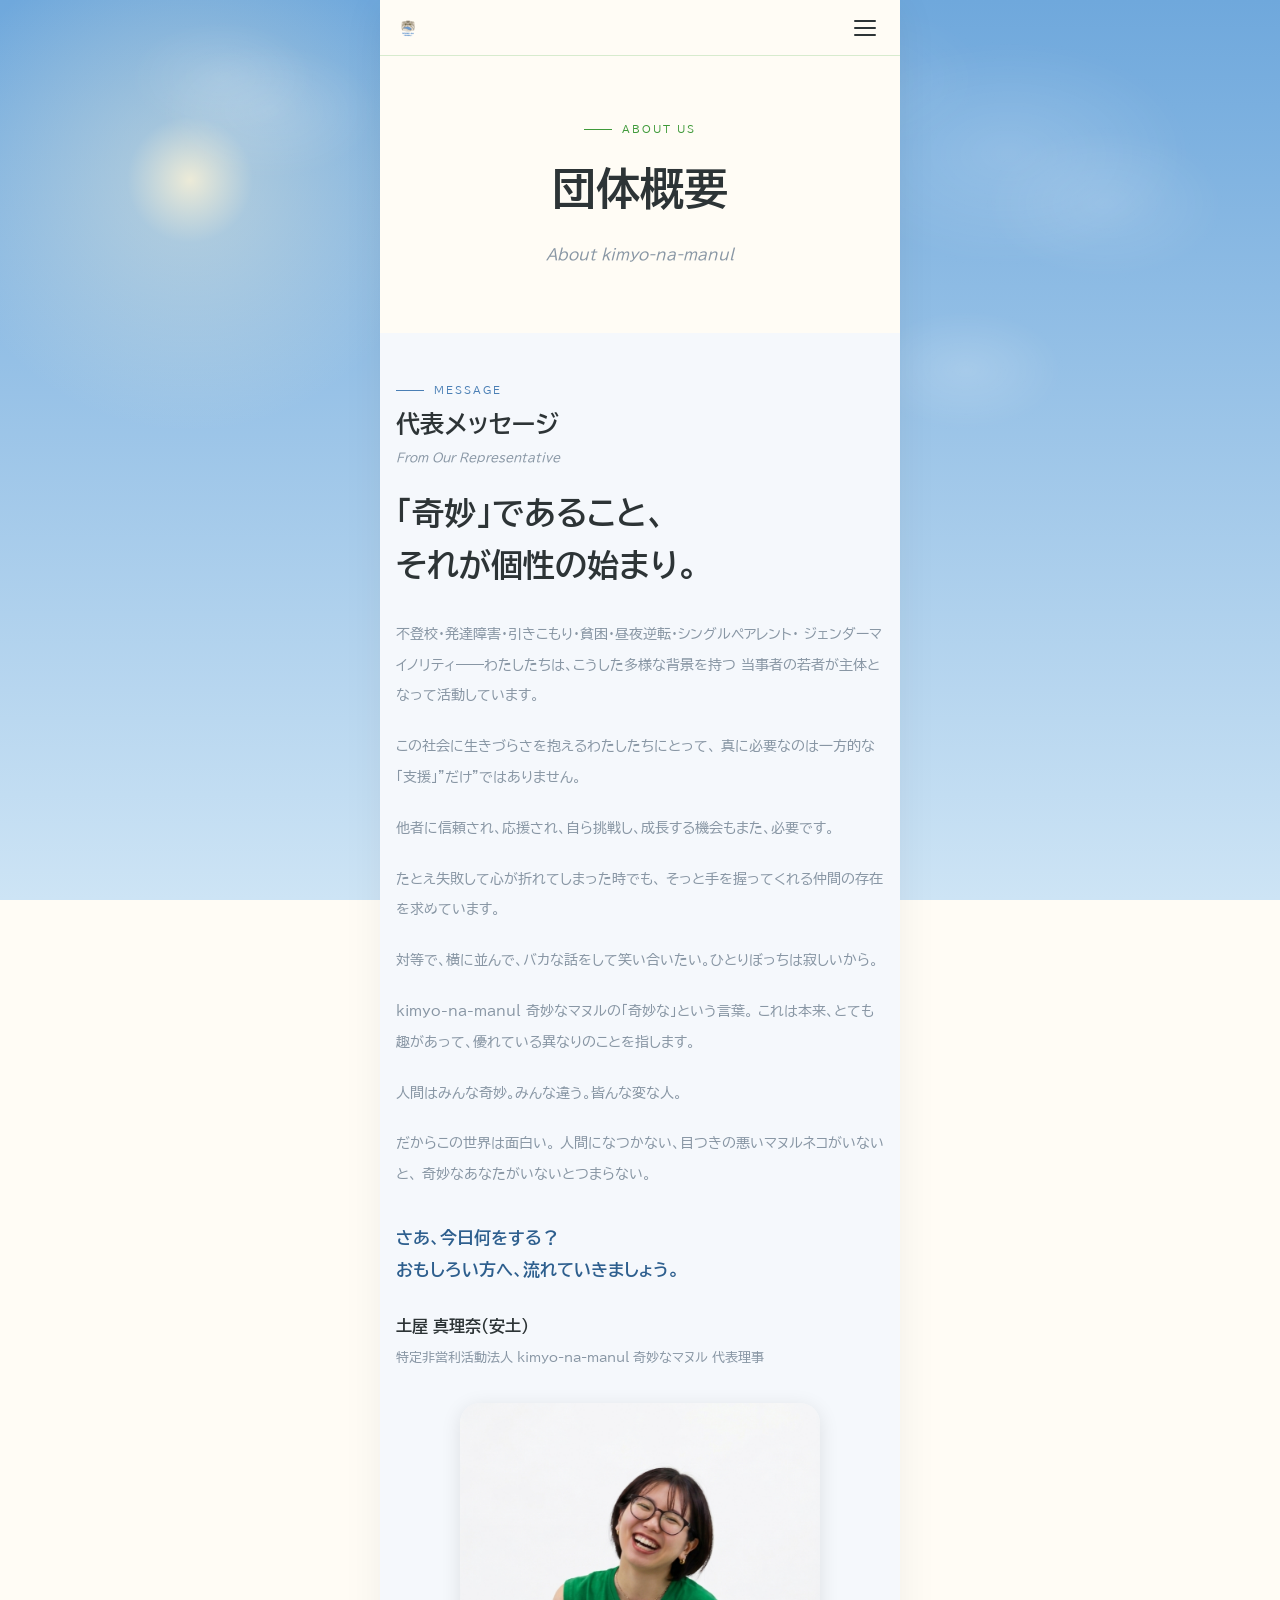
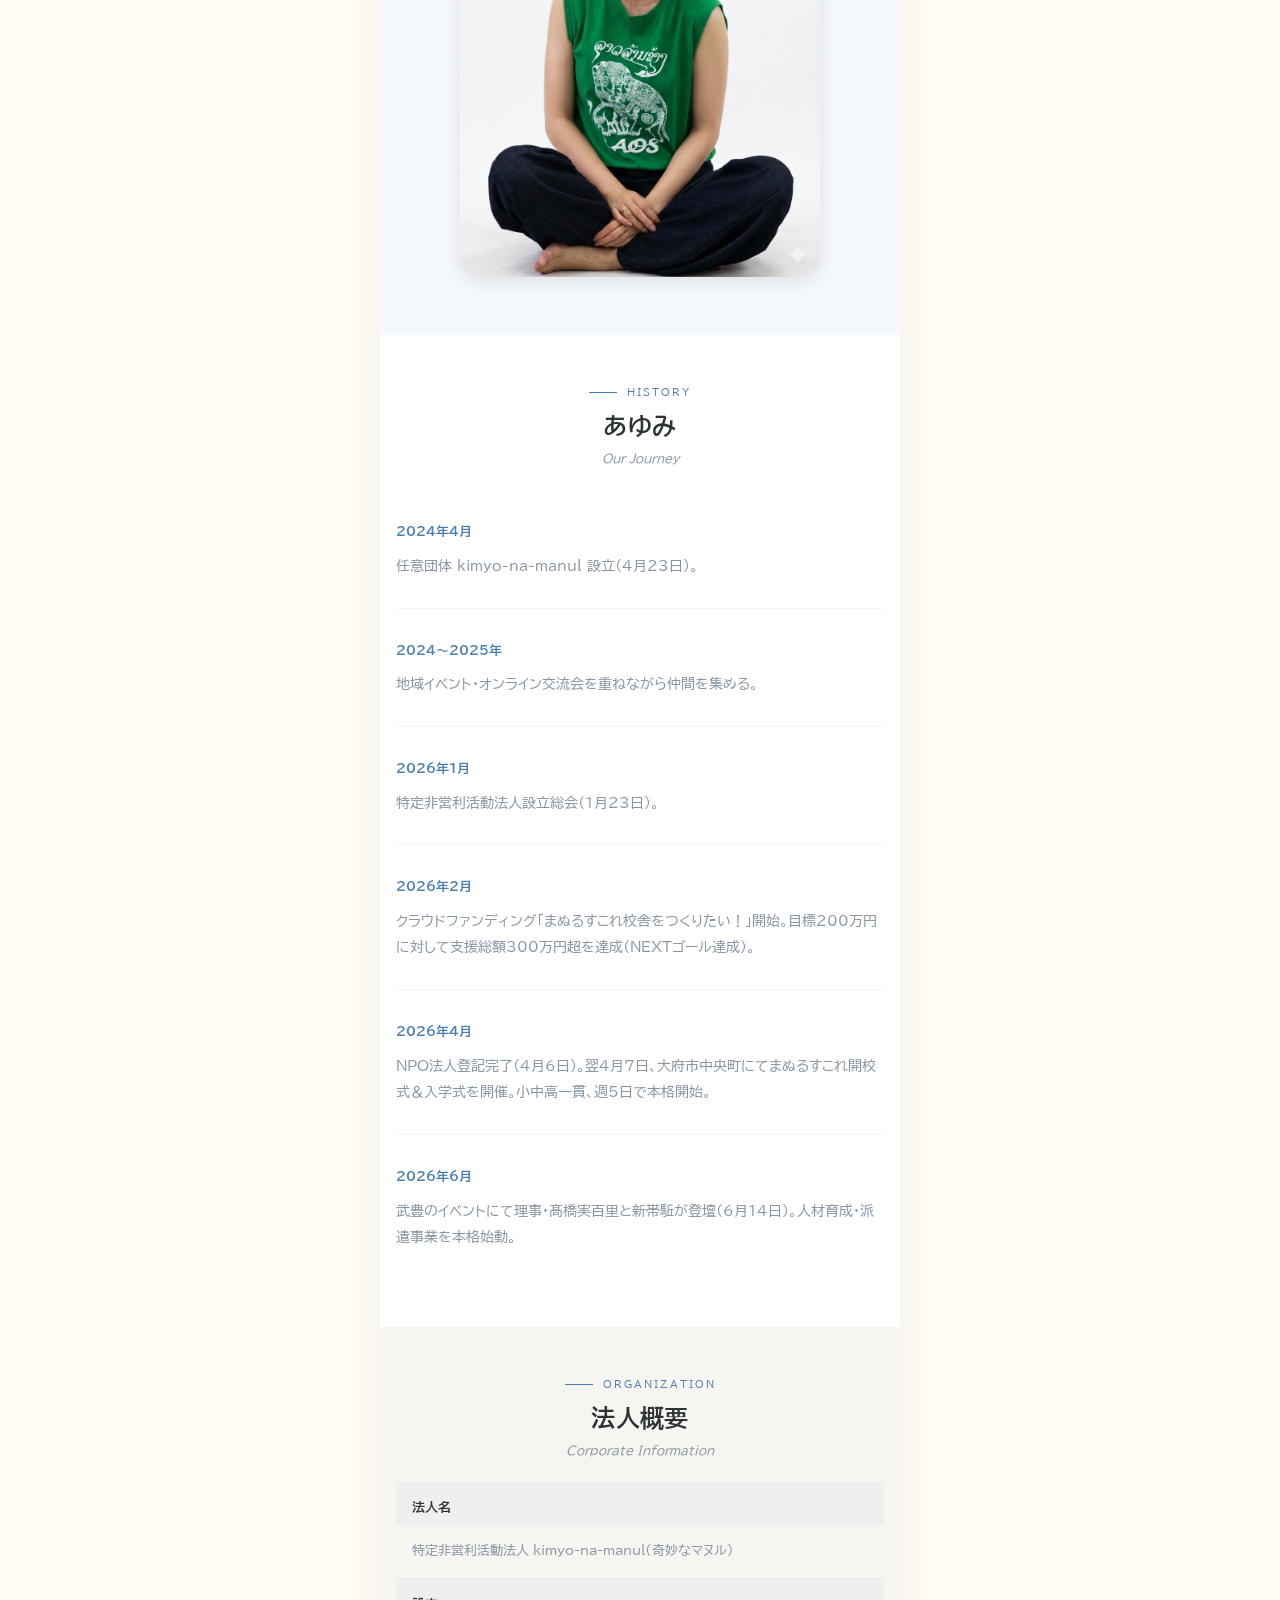
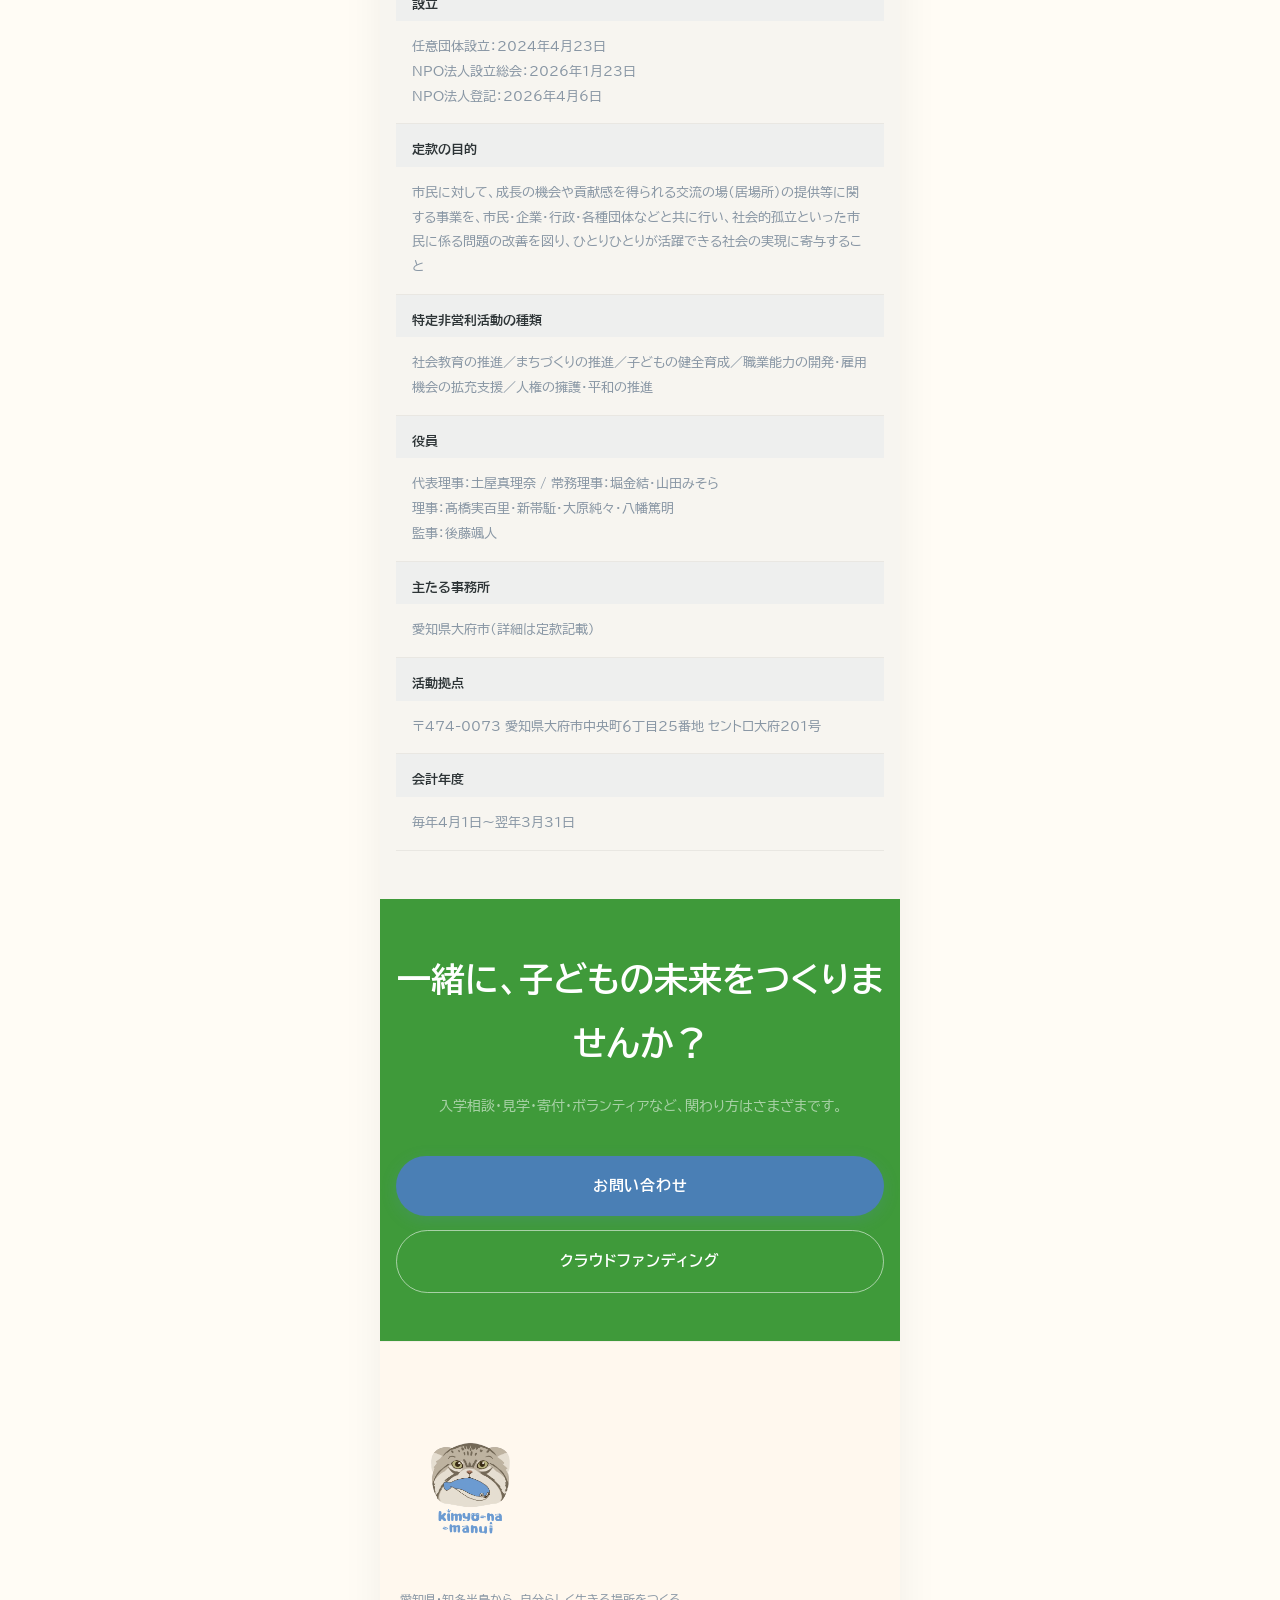
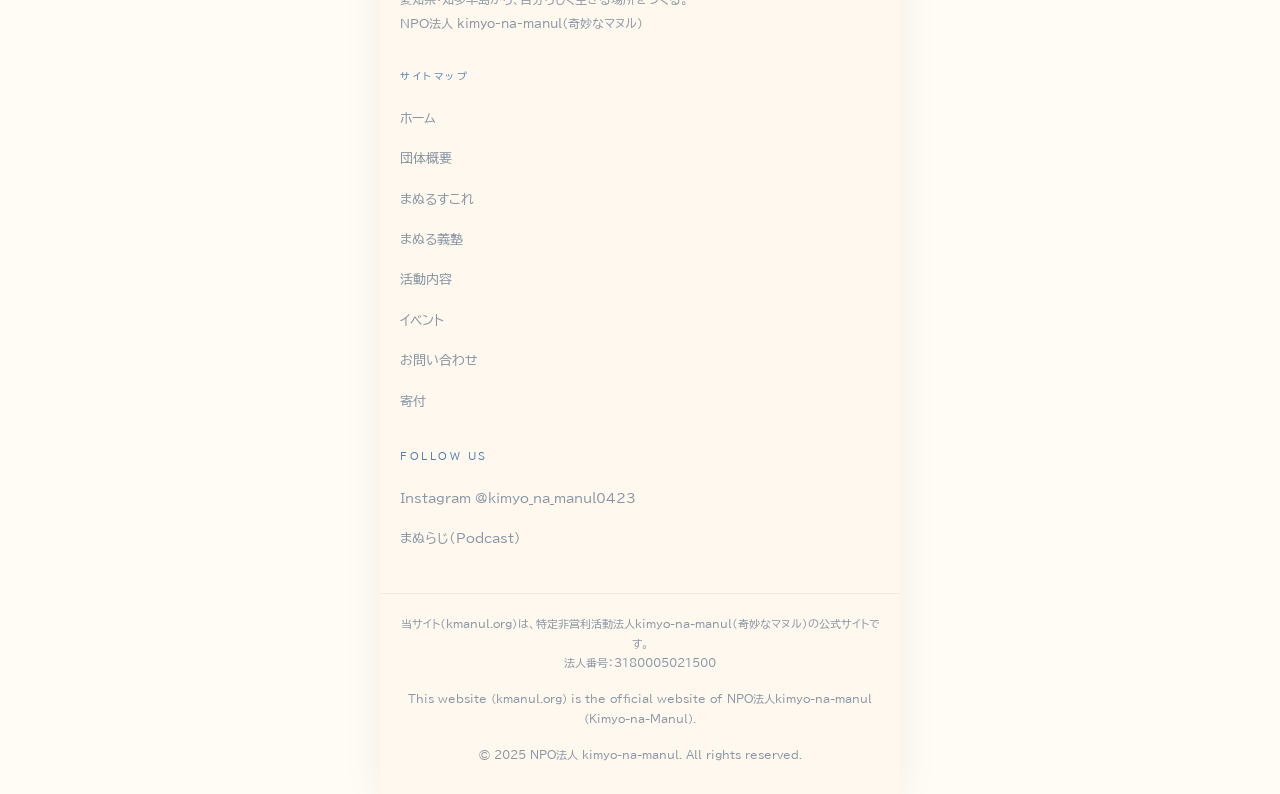
<file: about.html>
<!DOCTYPE html>
<html lang="ja">
<head>
<meta charset="UTF-8">
<meta name="viewport" content="width=device-width, initial-scale=1.0">
<meta name="google-site-verification" content="Asl8vJE8PZEnxf7R0S0iDRGA7ygkxkPpIfJQhtOvMJY">
<title>団体概要 | NPO法人 kimyo-na-manul（奇妙なマヌル）— まぬるすこれ運営団体</title>
<meta name="description" content="NPO法人kimyo-na-manul（奇妙なマヌル）の団体概要。愛知県知多半島を拠点に、オルタナティブスクール「まぬるすこれ」を運営。代表メッセージ・あゆみ・法人情報。2024年設立。">
<meta name="keywords" content="kimyo-na-manul,奇妙なマヌル,NPO法人,団体概要,まぬるすこれ,知多半島,愛知県,大府市">
<link rel="canonical" href="https://kmanul.org/about.html">
<meta property="og:title" content="団体概要 | NPO法人 kimyo-na-manul（奇妙なマヌル）">
<meta property="og:description" content="愛知県知多半島を拠点に、オルタナティブスクール「まぬるすこれ」を運営するNPO法人の概要。">
<meta property="og:url" content="https://kmanul.org/about.html">
<meta property="og:type" content="website">
<meta property="og:image" content="https://kmanul.org/assets/logo-kmanul.png">
<meta property="og:locale" content="ja_JP">
<link rel="icon" href="favicon.ico" type="image/x-icon">
<link rel="stylesheet" href="assets/style.css?v=32">
<style>
.page-hero {
  background: var(--cream);
  padding: 120px 0 64px;
  text-align: center;
}
.page-hero h1 {
  font-family: 'BIZ UDPGothic', 'Hiragino Sans', 'Yu Gothic', sans-serif;
  font-size: clamp(28px, 4vw, 44px);
  font-weight: 700;
  color: var(--text);
  margin-bottom: 8px;
}
.page-hero .sub {
  font-family: 'BIZ UDPGothic', 'Hiragino Sans', 'Yu Gothic', sans-serif;
  font-size: 15px;
  font-style: italic;
  color: var(--text-muted);
}

/* message */
.message-section { background: var(--misora-bg); }
.message-grid {
  display: grid;
  grid-template-columns: 1fr 1fr;
  gap: 64px;
  align-items: start;
}
.message-title {
  font-family: 'BIZ UDPGothic', 'Hiragino Sans', 'Yu Gothic', sans-serif;
  font-size: clamp(22px, 3vw, 32px);
  font-weight: 700;
  color: var(--navy);
  line-height: 1.6;
  margin-bottom: 28px;
}
.message-body p {
  font-size: 14px;
  color: var(--text-muted);
  line-height: 2.2;
  margin-bottom: 20px;
}
/* 最後の呼びかけだけ、地の文から一段立たせる */
.message-body .message-close {
  font-size: 17px;
  font-weight: 700;
  color: var(--sky-dark);
  line-height: 1.9;
  margin-top: 32px;
}
.message-sig {
  font-family: 'BIZ UDPGothic', 'Hiragino Sans', 'Yu Gothic', sans-serif;
  font-size: 16px;
  font-weight: 700;
  color: var(--navy);
  margin-top: 24px;
}

/* history */
.history-section { background: var(--white); }
.history-list {
  max-width: 720px;
  margin: 0 auto;
  display: flex;
  flex-direction: column;
  gap: 0;
}
.history-item {
  display: flex;
  gap: 28px;
  padding: 28px 0;
  border-bottom: 1px solid var(--stone);
  align-items: flex-start;
}
.history-item:last-child { border-bottom: none; }
.history-date {
  font-family: 'BIZ UDPGothic', 'Hiragino Sans', 'Yu Gothic', sans-serif;
  font-size: 13px;
  font-weight: 700;
  color: var(--sky);
  width: 120px;
  flex-shrink: 0;
  padding-top: 2px;
}
.history-content p {
  font-size: 14px;
  color: var(--text-muted);
  line-height: 1.9;
}

/* org table */
.org-section { background: var(--stone); }
.org-table {
  width: 100%;
  border-collapse: collapse;
  max-width: 800px;
  margin: 0 auto;
}
.org-table th,
.org-table td {
  font-family: 'BIZ UDPGothic', 'Hiragino Sans', 'Yu Gothic', sans-serif;
  font-size: 14px;
  padding: 20px 24px;
  border-bottom: 1px solid rgba(0,0,0,0.06);
  text-align: left;
  vertical-align: top;
  line-height: 1.9;
}
.org-table th {
  color: var(--navy);
  font-weight: 700;
  width: 180px;
  background: rgba(91,142,196,0.06);
}
.org-table td {
  color: var(--text-muted);
}

@media (max-width: 900px) {
  .message-grid { grid-template-columns: 1fr; gap: 32px; }
  .history-item { flex-direction: column; gap: 8px; }
  .history-date { width: auto; }
  .org-table th { width: 120px; font-size: 13px; padding: 14px 16px; }
  .org-table td { font-size: 13px; padding: 14px 16px; }
}
@media (max-width: 600px) {
  .org-table th, .org-table td { display: block; width: 100%; }
  .org-table th { border-bottom: none; padding-bottom: 4px; }
}

/* phone-frame: force mobile layout */
.message-grid { grid-template-columns: 1fr; gap: 32px; }
.history-item { flex-direction: column; gap: 8px; }
.history-date { width: auto; }
.org-table th { width: 120px; font-size: 13px; padding: 14px 16px; }
.org-table td { font-size: 13px; padding: 14px 16px; }
.org-table th, .org-table td { display: block; width: 100%; }
.org-table th { border-bottom: none; padding-bottom: 4px; }
</style>
</head>
<body class="theme-npo">
<canvas id="sky" aria-hidden="true"></canvas>


<nav>
  <div class="nav-logo">
    <a href="index.html">
      <img src="assets/logo-kmanul.png" alt="kimyo-na-manul">
    </a>
  </div>
  <ul class="nav-links">
    <li><a href="index.html">ホーム</a></li>
    <li><a href="about.html" class="active">団体概要</a></li>
    <li><a href="manul-schole.html">まぬるすこれ</a></li>
    <li><a href="manul-juku.html" data-ja="まぬる義塾" data-en="Manul Gijuku">まぬる義塾</a></li>
    <li><a href="activities.html">活動内容</a></li>
    <li><a href="sns.html">SNS・メディア</a></li>
    <li><a href="events.html" class="nav-event">イベント</a></li>
    <li><a href="contact.html" class="nav-cta">お問い合わせ</a></li>
  </ul>
  <div class="nav-hamburger">
    <span></span><span></span><span></span>
  </div>
</nav>

<!-- PAGE HERO -->
<section class="page-hero">
  <div class="container">
    <div class="eyebrow eyebrow-green" style="justify-content:center;">About Us</div>
    <h1>団体概要</h1>
    <span class="sub">About kimyo-na-manul</span>
  </div>
</section>

<!-- 代表メッセージ -->
<section class="message-section">
  <div class="container">
    <div class="eyebrow eyebrow-sky reveal">Message</div>
    <h2 class="section-title reveal">代表メッセージ</h2>
    <span class="section-title-en reveal">From Our Representative</span>
    <div class="message-grid">
      <div class="reveal">
        <h3 class="message-title">「奇妙」であること、<br>それが個性の始まり。</h3>
        <div class="message-body">
          <p>
            不登校・発達障害・引きこもり・貧困・昼夜逆転・シングルペアレント・
            ジェンダーマイノリティ——わたしたちは、こうした多様な背景を持つ
            当事者の若者が主体となって活動しています。
          </p>
          <p>
            この社会に生きづらさを抱えるわたしたちにとって、
            真に必要なのは一方的な「支援」”だけ”ではありません。
          </p>
          <p>
            他者に信頼され、応援され、自ら挑戦し、成長する機会もまた、必要です。
          </p>
          <p>
            たとえ失敗して心が折れてしまった時でも、
            そっと手を握ってくれる仲間の存在を求めています。
          </p>
          <p>
            対等で、横に並んで、バカな話をして笑い合いたい。ひとりぼっちは寂しいから。
          </p>
          <p>
            kimyo-na-manul 奇妙なマヌルの「奇妙な」という言葉。
            これは本来、とても趣があって、優れている異なりのことを指します。
          </p>
          <p>
            人間はみんな奇妙。みんな違う。皆んな変な人。
          </p>
          <p>
            だからこの世界は面白い。
            人間になつかない、目つきの悪いマヌルネコがいないと、
            奇妙なあなたがいないとつまらない。
          </p>
          <p class="message-close">
            さあ、今日何をする？<br>
            おもしろい方へ、流れていきましょう。
          </p>
        </div>
        <p class="message-sig">
          土屋 真理奈（安土）<br>
          <span style="font-size:.82rem;color:var(--text-muted);font-weight:400;">
            特定非営利活動法人 kimyo-na-manul 奇妙なマヌル 代表理事
          </span>
        </p>
      </div>
      <div class="reveal" style="text-align:center;">
        <img src="assets/team-marina.png" alt="土屋真理奈（安土）" style="width:100%;max-width:360px;border-radius:20px;box-shadow:0 4px 20px rgba(0,0,0,0.1);">
      </div>
    </div>
  </div>
</section>

<!-- あゆみ -->
<section class="history-section">
  <div class="container">
    <div class="eyebrow eyebrow-sky reveal" style="justify-content:center;">History</div>
    <h2 class="section-title reveal" style="text-align:center;">あゆみ</h2>
    <span class="section-title-en reveal" style="text-align:center;display:block;">Our Journey</span>
    <div class="history-list">
      <div class="history-item reveal">
        <span class="history-date">2024年4月</span>
        <div class="history-content">
          <p>任意団体 kimyo-na-manul 設立（4月23日）。</p>
        </div>
      </div>
      <div class="history-item reveal">
        <span class="history-date">2024〜2025年</span>
        <div class="history-content">
          <p>地域イベント・オンライン交流会を重ねながら仲間を集める。</p>
        </div>
      </div>
      <div class="history-item reveal">
        <span class="history-date">2026年1月</span>
        <div class="history-content">
          <p>特定非営利活動法人設立総会（1月23日）。</p>
        </div>
      </div>
      <div class="history-item reveal">
        <span class="history-date">2026年2月</span>
        <div class="history-content">
          <p>クラウドファンディング「まぬるすこれ校舎をつくりたい！」開始。目標200万円に対して支援総額300万円超を達成（NEXTゴール達成）。</p>
        </div>
      </div>
      <div class="history-item reveal">
        <span class="history-date">2026年4月</span>
        <div class="history-content">
          <p>NPO法人登記完了（4月6日）。翌4月7日、大府市中央町にてまぬるすこれ開校式＆入学式を開催。小中高一貫、週5日で本格開始。</p>
        </div>
      </div>
      <div class="history-item reveal">
        <span class="history-date">2026年6月</span>
        <div class="history-content">
          <p>武豊のイベントにて理事・髙橋実百里と新帯駈が登壇（6月14日）。人材育成・派遣事業を本格始動。</p>
        </div>
      </div>
    </div>
  </div>
</section>

<!-- 法人概要 -->
<section class="org-section">
  <div class="container">
    <div class="eyebrow eyebrow-sky reveal" style="justify-content:center;">Organization</div>
    <h2 class="section-title reveal" style="text-align:center;">法人概要</h2>
    <span class="section-title-en reveal" style="text-align:center;display:block;">Corporate Information</span>
    <table class="org-table reveal">
      <tr>
        <th>法人名</th>
        <td>特定非営利活動法人 kimyo-na-manul（奇妙なマヌル）</td>
      </tr>
      <tr>
        <th>設立</th>
        <td>任意団体設立：2024年4月23日<br>
            NPO法人設立総会：2026年1月23日<br>
            NPO法人登記：2026年4月6日</td>
      </tr>
      <tr>
        <th>定款の目的</th>
        <td>市民に対して、成長の機会や貢献感を得られる交流の場（居場所）の提供等に関する事業を、市民・企業・行政・各種団体などと共に行い、社会的孤立といった市民に係る問題の改善を図り、ひとりひとりが活躍できる社会の実現に寄与すること</td>
      </tr>
      <tr>
        <th>特定非営利活動の種類</th>
        <td>社会教育の推進／まちづくりの推進／子どもの健全育成／職業能力の開発・雇用機会の拡充支援／人権の擁護・平和の推進</td>
      </tr>
      <tr>
        <th>役員</th>
        <td>代表理事：土屋真理奈 / 常務理事：堀金結・山田みそら<br>
            理事：髙橋実百里・新帯駈・大原純々・八幡篤明<br>
            監事：後藤颯人</td>
      </tr>
      <tr>
        <th>主たる事務所</th>
        <td>愛知県大府市（詳細は定款記載）</td>
      </tr>
      <tr>
        <th>活動拠点</th>
        <td>〒474-0073 愛知県大府市中央町６丁目25番地 セントロ大府201号</td>
      </tr>
      <tr>
        <th>会計年度</th>
        <td>毎年4月1日〜翌年3月31日</td>
      </tr>
    </table>
  </div>
</section>

<!-- CTA -->
<div class="on-dark" style="background:var(--green);padding:48px 0;text-align:center;">
  <div class="container">
    <h2 class="reveal" style="font-family:'BIZ UDPGothic','Hiragino Sans','Yu Gothic',sans-serif;font-size:clamp(22px,3vw,34px);font-weight:700;color:var(--white);margin-bottom:16px;">一緒に、子どもの未来をつくりませんか？</h2>
    <p class="reveal" style="font-family:'BIZ UDPGothic','Hiragino Sans','Yu Gothic',sans-serif;font-size:14px;color:rgba(255,255,255,0.55);margin-bottom:36px;line-height:2;">入学相談・見学・寄付・ボランティアなど、関わり方はさまざまです。</p>
    <div class="reveal" style="display:flex;gap:14px;justify-content:center;flex-wrap:wrap;">
      <a href="contact.html" class="btn-sky">お問い合わせ</a>
      <a href="https://congrant.com/project/kimyo-na-manul/21284" target="_blank" rel="noopener" class="btn-outline-white">クラウドファンディング</a>
    </div>
  </div>
</div>

<!-- FOOTER -->
<footer>
  <div class="footer-inner">
    <div class="footer-logo">
      <img src="assets/logo-kmanul.png" alt="kimyo-na-manul">
      <div class="footer-tagline">愛知県・知多半島から、自分らしく生きる場所をつくる。<br>NPO法人 kimyo-na-manul（奇妙なマヌル）</div>
    </div>
    <div>
      <div class="footer-col-title">サイトマップ</div>
      <ul class="footer-links">
        <li><a href="index.html">ホーム</a></li>
        <li><a href="about.html">団体概要</a></li>
        <li><a href="manul-schole.html">まぬるすこれ</a></li>
    <li><a href="manul-juku.html" data-ja="まぬる義塾" data-en="Manul Gijuku">まぬる義塾</a></li>
        <li><a href="activities.html">活動内容</a></li>
        <li><a href="events.html">イベント</a></li>
        <li><a href="contact.html">お問い合わせ</a></li>
        <li><a href="https://congrant.com/project/kimyo-na-manul/20646" target="_blank" rel="noopener">寄付</a></li>
      </ul>
    </div>
    <div>
      <div class="footer-col-title">Follow Us</div>
      <ul class="footer-links">
        <li><a href="https://www.instagram.com/kimyo_na_manul0423/" target="_blank" rel="noopener">Instagram @kimyo_na_manul0423</a></li>
        <li><a href="https://open.spotify.com/show/4pCX4vRVYYnigfrbYCAyXj" target="_blank" rel="noopener">まぬらじ（Podcast）</a></li>
      </ul>
    </div>
  </div>
  <div class="footer-bottom">
    <div class="footer-legal">
      当サイト（kmanul.org）は、特定非営利活動法人kimyo-na-manul（奇妙なマヌル）の公式サイトです。<br>
      法人番号：3180005021500
    </div>
    <div class="footer-legal" lang="en">
      This website (kmanul.org) is the official website of NPO法人kimyo-na-manul (Kimyo-na-Manul).
    </div>
    <div class="footer-copy">© 2025 NPO法人 kimyo-na-manul. All rights reserved.</div>
  </div>
</footer>

<script>
const reveals = document.querySelectorAll('.reveal');
const observer = new IntersectionObserver(entries => {
  entries.forEach(e => { if (e.isIntersecting) { e.target.classList.add('visible'); } });
}, { threshold: 0.1 });
reveals.forEach(el => observer.observe(el));
</script>
<script src="assets/main.js?v=2"></script>
<script src="assets/sky.js?v=5"></script>
</body>
</html>
</file>
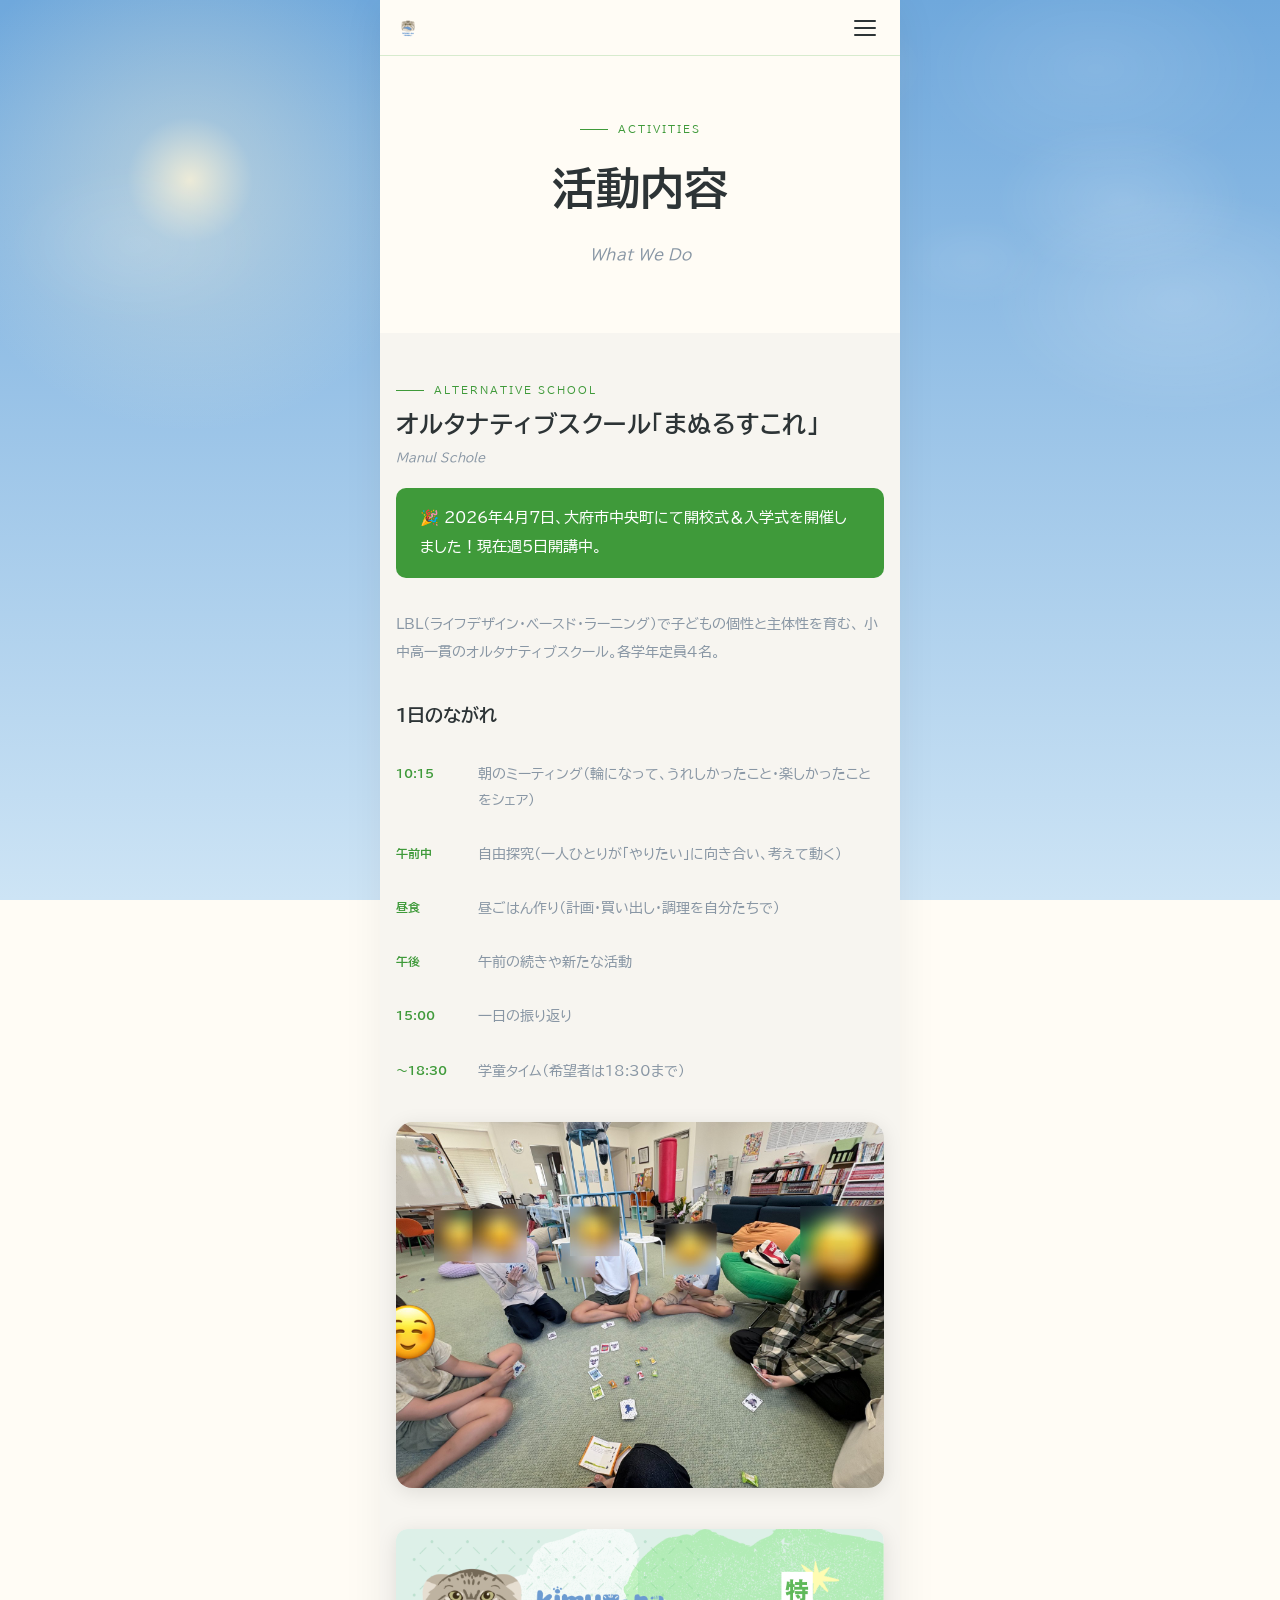
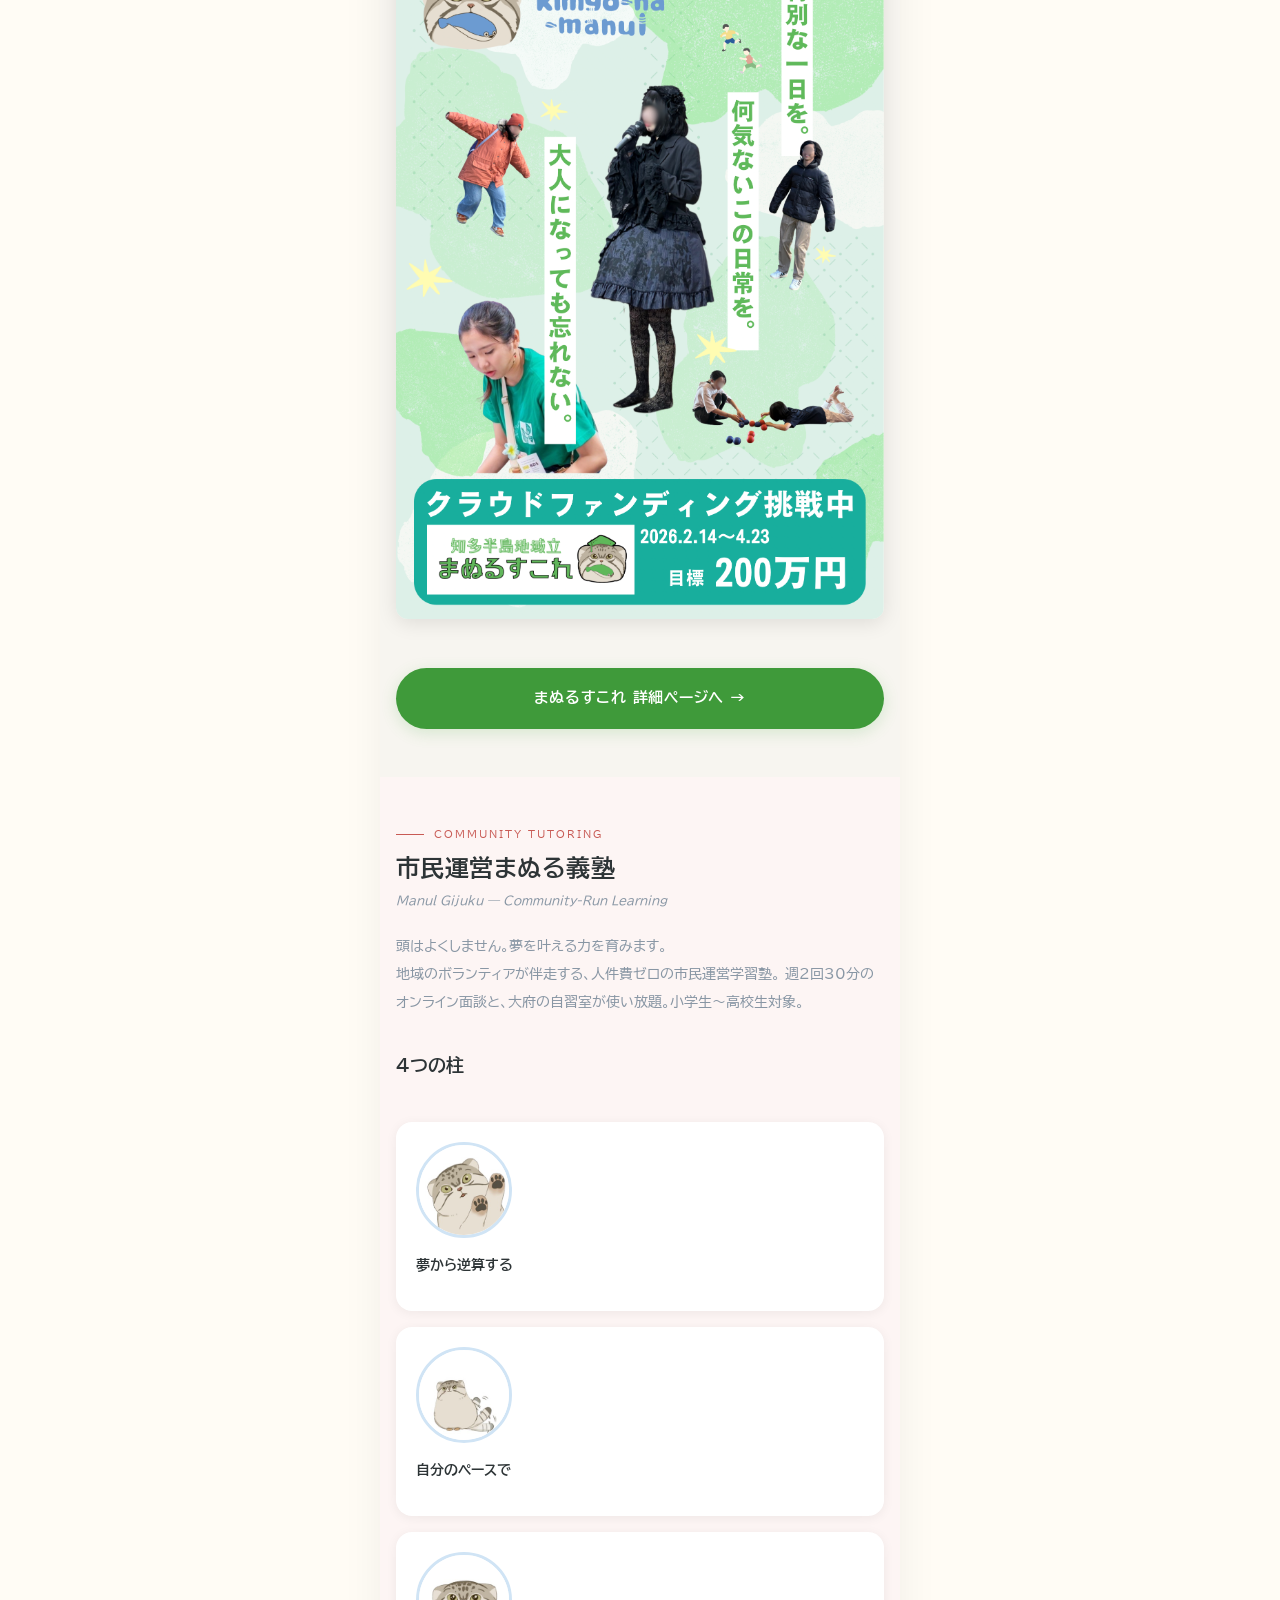
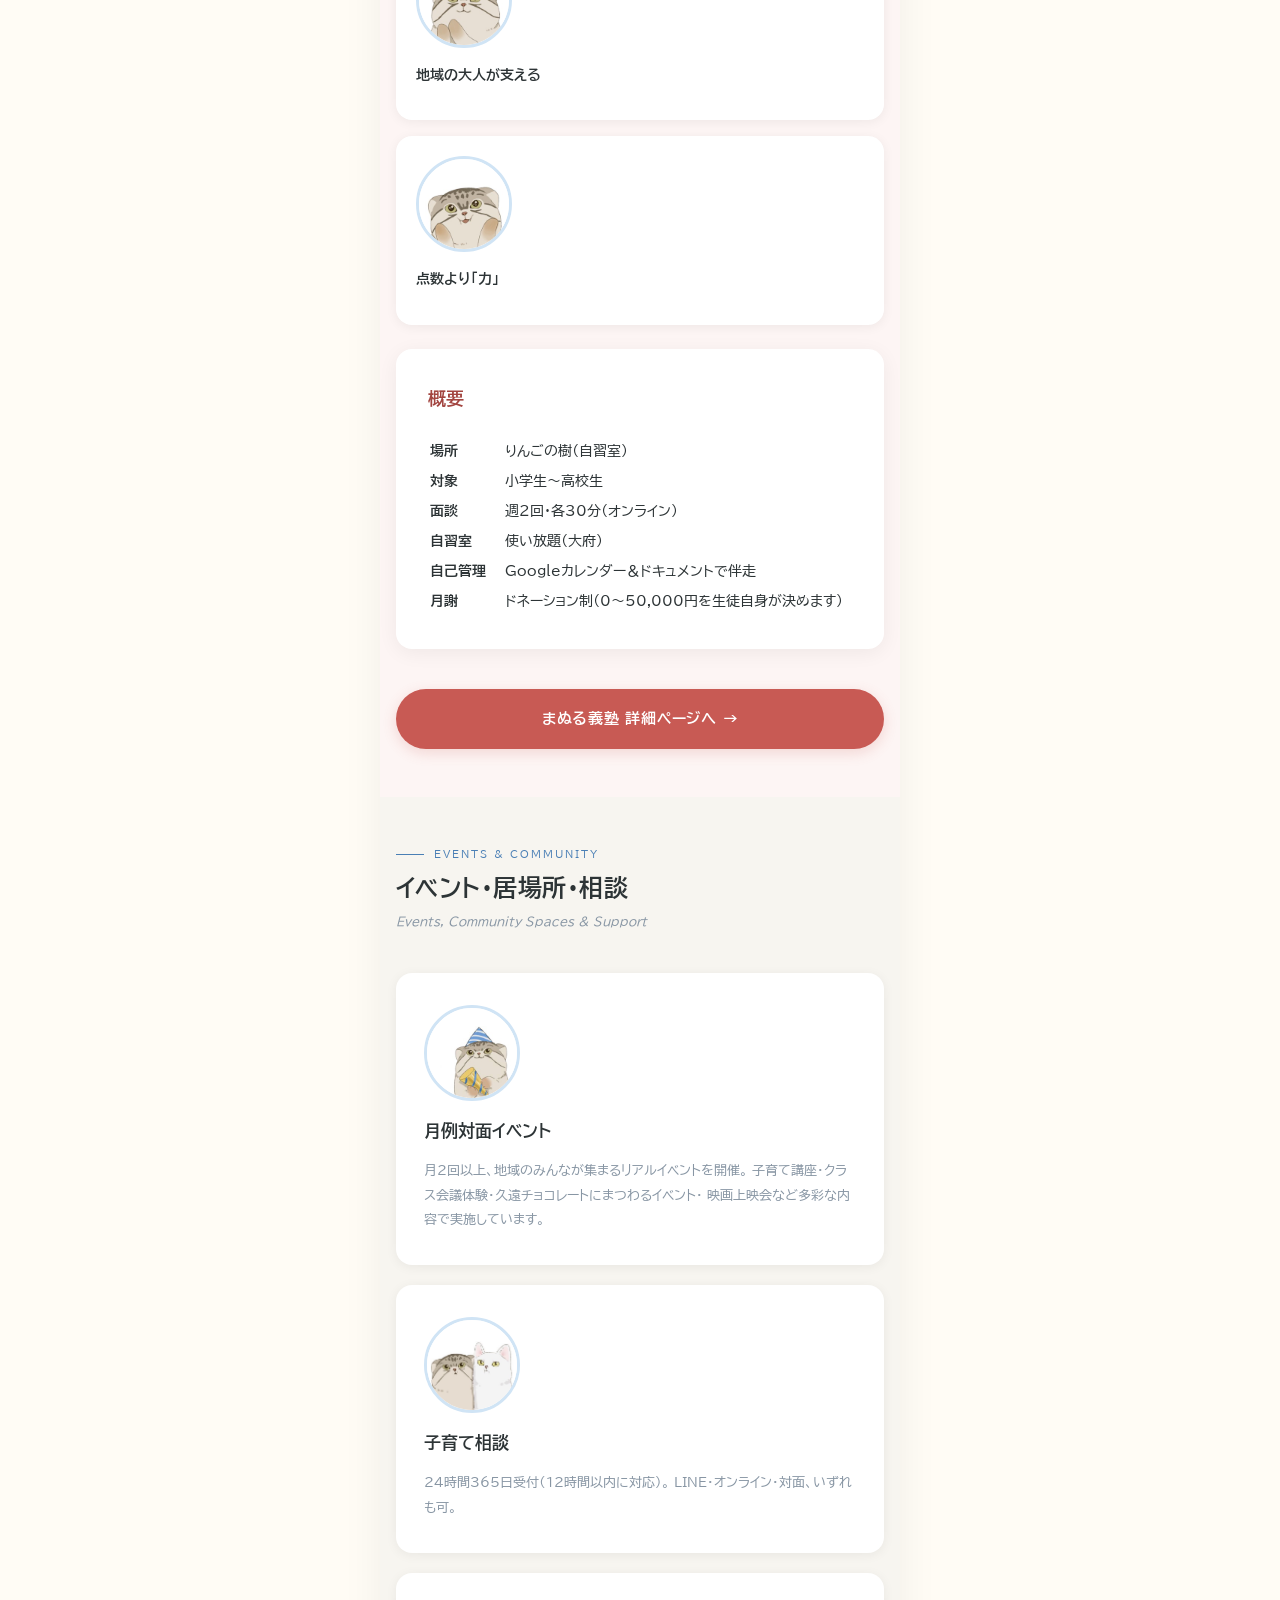
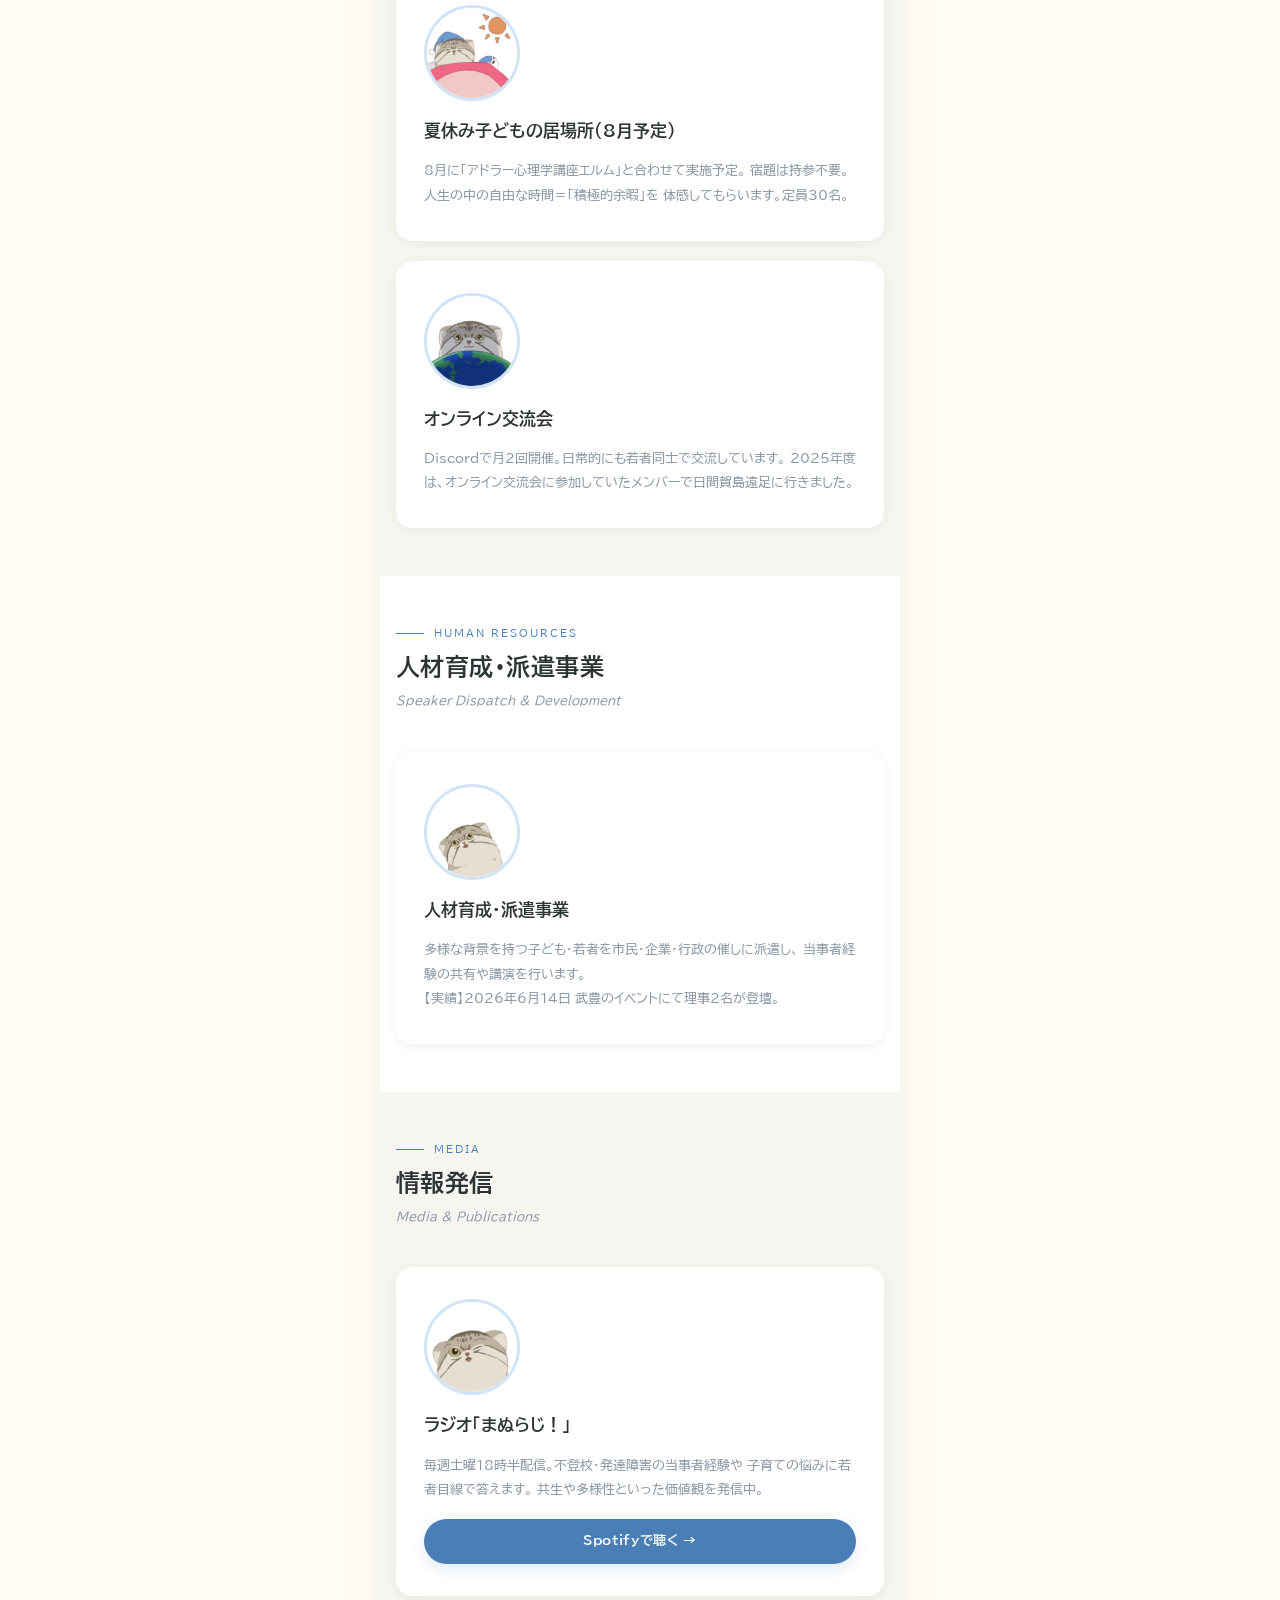
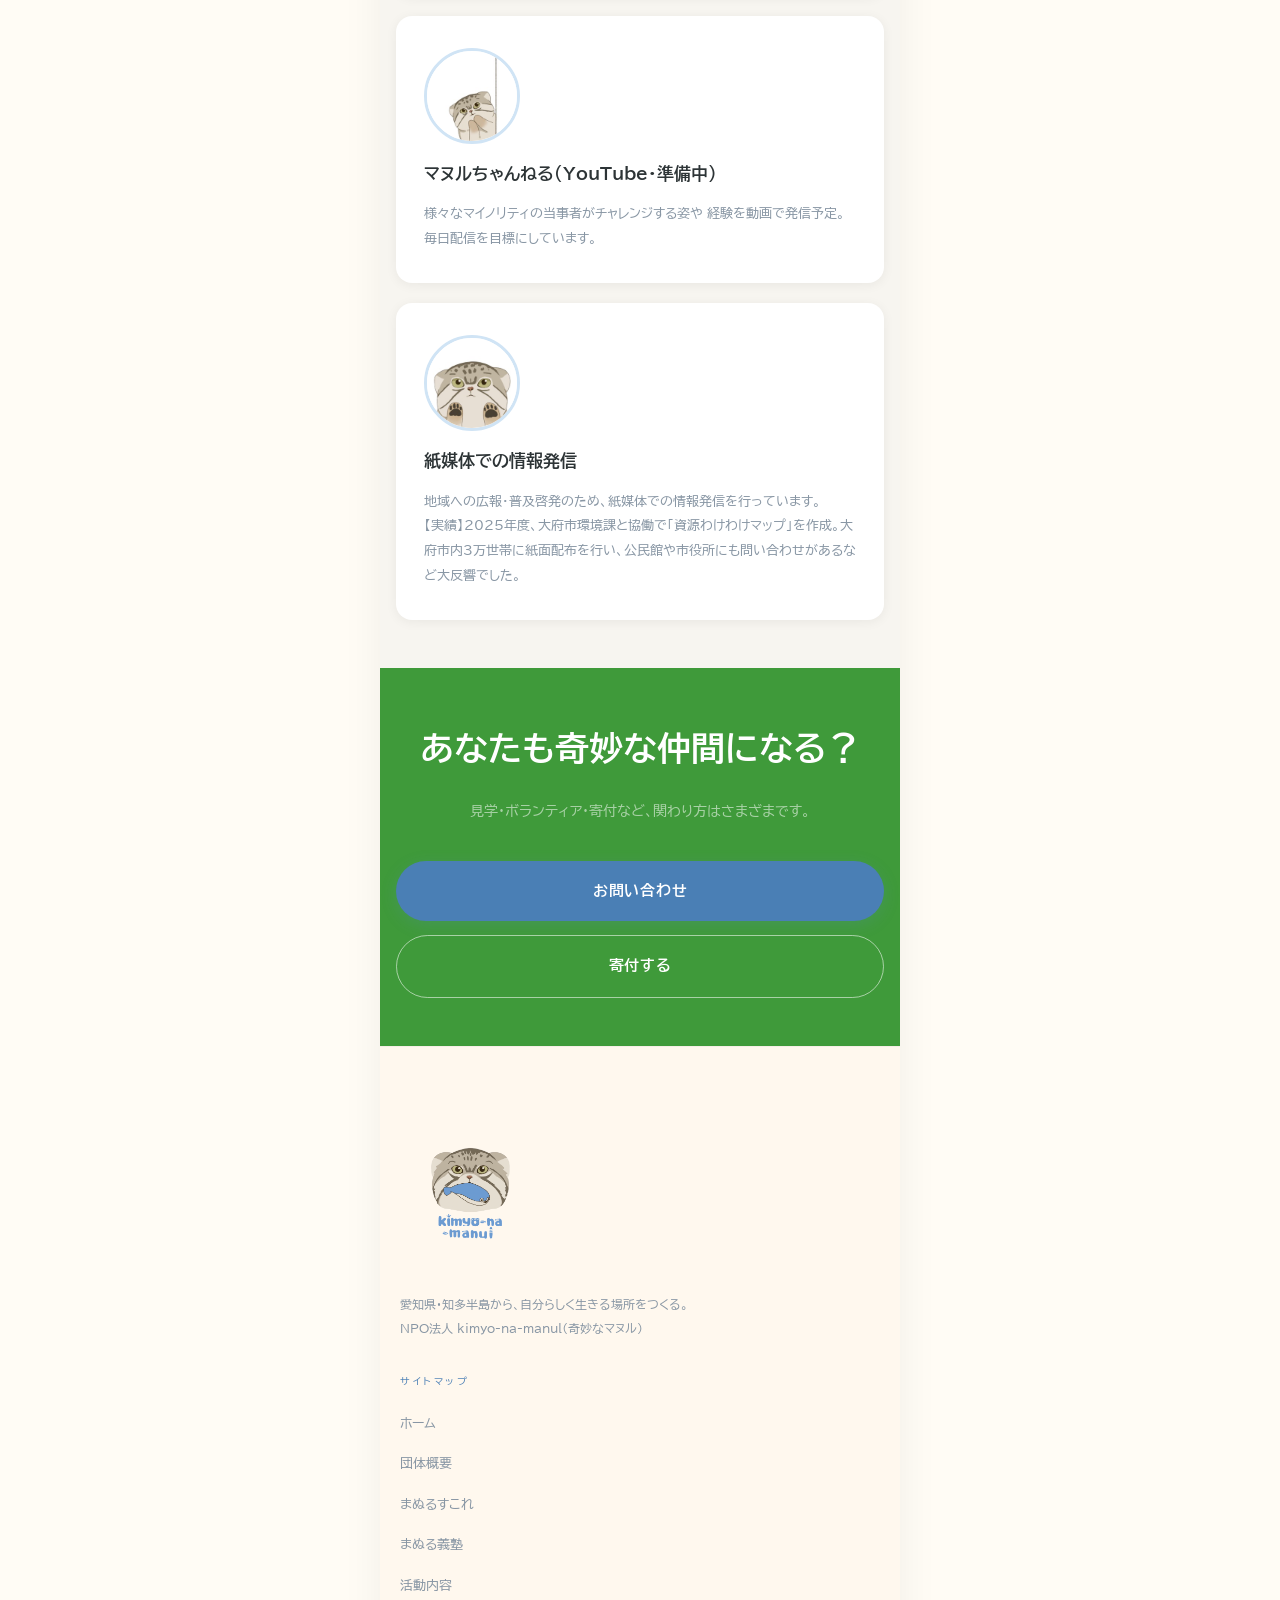
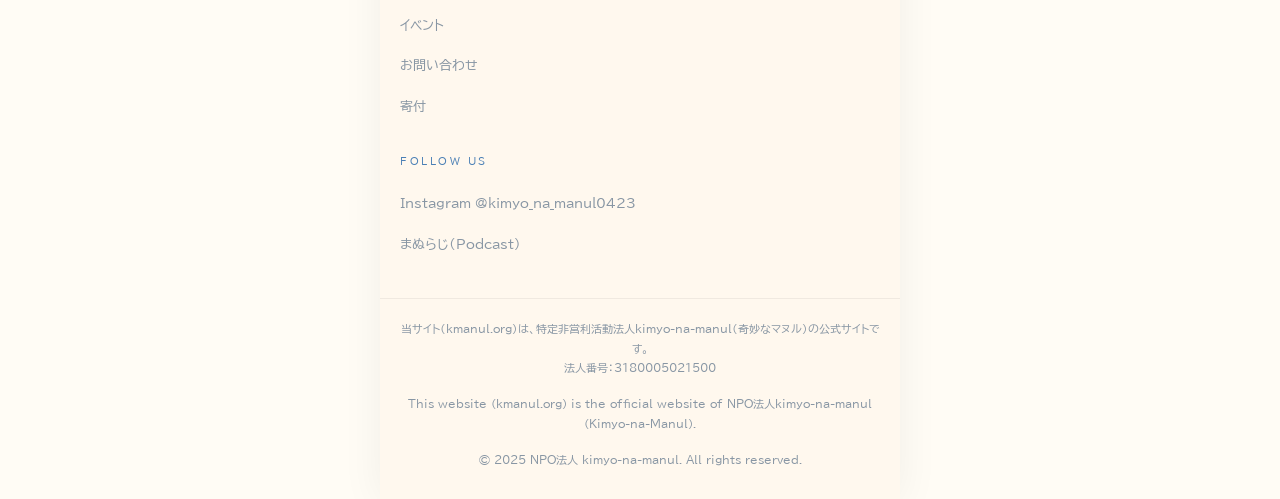
<file: activities.html>
<!DOCTYPE html>
<html lang="ja">
<head>
<meta charset="UTF-8">
<meta name="viewport" content="width=device-width, initial-scale=1.0">
<meta name="google-site-verification" content="Asl8vJE8PZEnxf7R0S0iDRGA7ygkxkPpIfJQhtOvMJY">
<title>活動内容 | NPO法人 kimyo-na-manul（奇妙なマヌル）— まぬるすこれ・子育て相談・情報発信</title>
<meta name="description" content="kimyo-na-manul（奇妙なマヌル）の活動内容。オルタナティブスクール「まぬるすこれ」、24時間子育て相談、まぬらじ（Podcast）、イベント開催など。愛知県知多半島を拠点に活動。">
<meta name="keywords" content="kimyo-na-manul,奇妙なマヌル,まぬるすこれ,活動内容,子育て相談,まぬらじ,オルタナティブスクール,愛知県,知多半島,大府市,居場所,障がい者 居場所,オンライン塾">
<link rel="canonical" href="https://kmanul.org/activities.html">
<meta property="og:title" content="活動内容 | NPO法人 kimyo-na-manul（奇妙なマヌル）">
<meta property="og:description" content="まぬるすこれ・子育て相談・まぬらじなど、kimyo-na-manulの活動を紹介。">
<meta property="og:url" content="https://kmanul.org/activities.html">
<meta property="og:type" content="website">
<meta property="og:image" content="https://kmanul.org/assets/logo-kmanul.png">
<meta property="og:locale" content="ja_JP">
<link rel="icon" href="favicon.ico" type="image/x-icon">
<link rel="stylesheet" href="assets/style.css?v=32">
<style>
.page-hero {
  background: var(--cream);
  padding: 120px 0 64px;
  text-align: center;
}
.page-hero h1 {
  font-family: 'BIZ UDPGothic', 'Hiragino Sans', 'Yu Gothic', sans-serif;
  font-size: clamp(28px, 4vw, 44px);
  font-weight: 700;
  color: var(--text);
  margin-bottom: 8px;
}
.page-hero .sub {
  font-family: 'BIZ UDPGothic', 'Hiragino Sans', 'Yu Gothic', sans-serif;
  font-size: 15px;
  font-style: italic;
  color: var(--text-muted);
}

.activity-section { padding: 80px 0; }
.activity-section:nth-child(even) { background: var(--stone); }
.activity-section:nth-child(odd) { background: var(--white); }

.open-banner {
  background: var(--green);
  color: #fff;
  border-radius: 10px;
  padding: 16px 24px;
  margin-bottom: 32px;
  font-size: .95rem;
  font-family: 'BIZ UDPGothic', 'Hiragino Sans', 'Yu Gothic', sans-serif;
}

.tl {
  max-width: 600px;
  display: flex;
  flex-direction: column;
  gap: 0;
}
.tl-item {
  display: flex;
  gap: 20px;
  padding: 14px 0;
  border-bottom: 1px solid var(--stone);
  align-items: flex-start;
}
.tl-item:last-child { border-bottom: none; }
.tl-time {
  font-family: 'BIZ UDPGothic', 'Hiragino Sans', 'Yu Gothic', sans-serif;
  font-size: 13px;
  font-weight: 700;
  color: var(--green);
  width: 80px;
  flex-shrink: 0;
}
.tl-body {
  font-family: 'BIZ UDPGothic', 'Hiragino Sans', 'Yu Gothic', sans-serif;
  font-size: 14px;
  color: var(--text-muted);
  line-height: 1.8;
}

.mini-cards {
  display: grid;
  grid-template-columns: repeat(3, 1fr);
  gap: 20px;
  margin-top: 40px;
}
.mini-card {
  background: var(--white);
  border-radius: 16px;
  padding: 32px 28px;
  box-shadow: 0 2px 12px rgba(0,0,0,0.06);
}
.mini-card__icon {
  font-size: 28px;
  margin-bottom: 16px;
}
/* マヌルのイラスト（まるいステッカー風） */
.mini-card__illust {
  width: 96px;
  height: 96px;
  object-fit: cover;
  display: block;
  margin-bottom: 14px;
  border-radius: 50%;
  border: 3px solid var(--sky-mid);
  background: var(--white);
}
.mini-card:hover .mini-card__illust { transform: rotate(-4deg) scale(1.05); }
.mini-card__illust { transition: transform .3s ease; }
.mini-card__title {
  font-family: 'BIZ UDPGothic', 'Hiragino Sans', 'Yu Gothic', sans-serif;
  font-size: 17px;
  font-weight: 700;
  color: var(--navy);
  margin-bottom: 12px;
}
.mini-card__text {
  font-family: 'BIZ UDPGothic', 'Hiragino Sans', 'Yu Gothic', sans-serif;
  font-size: 13px;
  color: var(--text-muted);
  line-height: 1.9;
}

.media-cards {
  display: grid;
  grid-template-columns: repeat(3, 1fr);
  gap: 20px;
  margin-top: 40px;
}

@media (max-width: 900px) {
  .mini-cards, .media-cards { grid-template-columns: 1fr; }
  .tl-item { gap: 12px; }
  .tl-time { width: 70px; font-size: 12px; }
  .activity-section { padding: 48px 0; }
}

/* phone-frame: force mobile layout */
.mini-cards, .media-cards { grid-template-columns: 1fr !important; }
.tl-item { gap: 12px; }
.tl-time { width: 70px; font-size: 12px; }
.activity-section { padding: 48px 0; }
</style>
</head>
<body class="theme-npo">
<canvas id="sky" aria-hidden="true"></canvas>


<nav>
  <div class="nav-logo">
    <a href="index.html">
      <img src="assets/logo-kmanul.png" alt="kimyo-na-manul">
    </a>
  </div>
  <ul class="nav-links">
    <li><a href="index.html">ホーム</a></li>
    <li><a href="about.html">団体概要</a></li>
    <li><a href="manul-schole.html">まぬるすこれ</a></li>
    <li><a href="manul-juku.html" data-ja="まぬる義塾" data-en="Manul Gijuku">まぬる義塾</a></li>
    <li><a href="activities.html" class="active">活動内容</a></li>
    <li><a href="sns.html">SNS・メディア</a></li>
    <li><a href="events.html" class="nav-event">イベント</a></li>
    <li><a href="contact.html" class="nav-cta">お問い合わせ</a></li>
  </ul>
  <div class="nav-hamburger">
    <span></span><span></span><span></span>
  </div>
</nav>

<!-- PAGE HERO -->
<section class="page-hero">
  <div class="container">
    <div class="eyebrow eyebrow-green" style="justify-content:center;">Activities</div>
    <h1>活動内容</h1>
    <span class="sub">What We Do</span>
  </div>
</section>

<!-- まぬるすこれ -->
<section class="activity-section">
  <div class="container">
    <div class="eyebrow eyebrow-green reveal">Alternative School</div>
    <h2 class="section-title reveal">オルタナティブスクール「まぬるすこれ」</h2>
    <span class="section-title-en reveal">Manul Schole</span>

    <div class="open-banner reveal">
      🎉 2026年4月7日、大府市中央町にて開校式＆入学式を開催しました！現在週5日開講中。
    </div>

    <div class="reveal" style="display:grid;grid-template-columns:1fr;gap:24px;align-items:start;">
      <div>
        <p class="section-lead">
          LBL（ライフデザイン・ベースド・ラーニング）で子どもの個性と主体性を育む、
          小中高一貫のオルタナティブスクール。各学年定員4名。
        </p>
        <h3 style="font-family:'BIZ UDPGothic','Hiragino Sans','Yu Gothic',sans-serif;font-size:18px;font-weight:700;color:var(--navy);margin-bottom:16px;">1日のながれ</h3>
        <div class="tl">
          <div class="tl-item">
            <span class="tl-time">10:15</span>
            <div class="tl-body">朝のミーティング（輪になって、うれしかったこと・楽しかったことをシェア）</div>
          </div>
          <div class="tl-item">
            <span class="tl-time">午前中</span>
            <div class="tl-body">自由探究（一人ひとりが「やりたい」に向き合い、考えて動く）</div>
          </div>
          <div class="tl-item">
            <span class="tl-time">昼食</span>
            <div class="tl-body">昼ごはん作り（計画・買い出し・調理を自分たちで）</div>
          </div>
          <div class="tl-item">
            <span class="tl-time">午後</span>
            <div class="tl-body">午前の続きや新たな活動</div>
          </div>
          <div class="tl-item">
            <span class="tl-time">15:00</span>
            <div class="tl-body">一日の振り返り</div>
          </div>
          <div class="tl-item">
            <span class="tl-time">〜18:30</span>
            <div class="tl-body">学童タイム（希望者は18:30まで）</div>
          </div>
        </div>
      </div>
      <div>
        <img src="images/cardgame.jpg" alt="まぬるすこれの活動" style="border-radius:16px;width:100%;box-shadow:0 4px 20px rgba(0,0,0,0.1);">
        <div style="margin-top:32px;">
          <img src="images/schole_origin.png"
               alt="すこれの由来：古代ギリシャ語のスコレー（積極的な暇・知的な自由時間）"
               style="border-radius:12px;max-width:100%;box-shadow:0 4px 20px rgba(0,0,0,0.1);">
        </div>
      </div>
    </div>

    <div style="margin-top:40px;text-align:center;" class="reveal">
      <a href="manul-schole.html" class="btn-green">まぬるすこれ 詳細ページへ →</a>
    </div>
  </div>
</section>

<!-- まぬる義塾 -->
<section class="activity-section" style="background:var(--red-bg);">
  <div class="container">
    <div class="eyebrow eyebrow-red reveal">Community Tutoring</div>
    <h2 class="section-title reveal">市民運営まぬる義塾</h2>
    <span class="section-title-en reveal">Manul Gijuku — Community-Run Learning</span>

    <div class="reveal" style="display:grid;grid-template-columns:1fr;gap:24px;align-items:start;">
      <div>
        <p class="section-lead">
          頭はよくしません。夢を叶える力を育みます。<br>
          地域のボランティアが伴走する、人件費ゼロの市民運営学習塾。
          週2回30分のオンライン面談と、大府の自習室が使い放題。小学生〜高校生対象。
        </p>
        <h3 style="font-family:'BIZ UDPGothic','Hiragino Sans','Yu Gothic',sans-serif;font-size:18px;font-weight:700;color:var(--navy);margin-bottom:16px;">4つの柱</h3>
        <div class="mini-cards" style="grid-template-columns:1fr 1fr;gap:16px;">
          <div class="mini-card" style="padding:20px;">
            <img src="images/manul/paws-up.jpg" alt="手をあげるマヌル" class="mini-card__illust" loading="lazy">
            <h3 class="mini-card__title" style="font-size:14px;">夢から逆算する</h3>
          </div>
          <div class="mini-card" style="padding:20px;">
            <img src="images/manul/tail-wag.jpg" alt="しっぽをふるマヌル" class="mini-card__illust" loading="lazy">
            <h3 class="mini-card__title" style="font-size:14px;">自分のペースで</h3>
          </div>
          <div class="mini-card" style="padding:20px;">
            <img src="images/manul/hands-smile.jpg" alt="にっこりするマヌル" class="mini-card__illust" loading="lazy">
            <h3 class="mini-card__title" style="font-size:14px;">地域の大人が支える</h3>
          </div>
          <div class="mini-card" style="padding:20px;">
            <img src="images/manul/sparkle.jpg" alt="目をかがやかせるマヌル" class="mini-card__illust" loading="lazy">
            <h3 class="mini-card__title" style="font-size:14px;">点数より「力」</h3>
          </div>
        </div>
      </div>
      <div>
        <div style="background:var(--white);border-radius:16px;padding:32px;box-shadow:0 4px 20px rgba(0,0,0,0.06);">
          <h3 style="font-family:'BIZ UDPGothic','Hiragino Sans','Yu Gothic',sans-serif;font-size:18px;font-weight:700;color:var(--red-dark);margin-bottom:20px;">概要</h3>
          <table style="width:100%;font-size:14px;line-height:2;">
            <tr><td style="font-weight:700;white-space:nowrap;padding-right:16px;">場所</td><td>りんごの樹（自習室）</td></tr>
            <tr><td style="font-weight:700;white-space:nowrap;padding-right:16px;">対象</td><td>小学生〜高校生</td></tr>
            <tr><td style="font-weight:700;white-space:nowrap;padding-right:16px;">面談</td><td>週2回・各30分（オンライン）</td></tr>
            <tr><td style="font-weight:700;white-space:nowrap;padding-right:16px;">自習室</td><td>使い放題（大府）</td></tr>
            <tr><td style="font-weight:700;white-space:nowrap;padding-right:16px;">自己管理</td><td>Googleカレンダー＆ドキュメントで伴走</td></tr>
            <tr><td style="font-weight:700;white-space:nowrap;padding-right:16px;">月謝</td><td>ドネーション制（0〜50,000円を生徒自身が決めます）</td></tr>
          </table>
        </div>
      </div>
    </div>

    <div style="margin-top:40px;text-align:center;" class="reveal">
      <a href="manul-juku.html" class="btn-red">まぬる義塾 詳細ページへ →</a>
    </div>
  </div>
</section>

<!-- イベント・居場所 -->
<section class="activity-section">
  <div class="container">
    <div class="eyebrow eyebrow-sky reveal">Events & Community</div>
    <h2 class="section-title reveal">イベント・居場所・相談</h2>
    <span class="section-title-en reveal">Events, Community Spaces & Support</span>
    <div class="mini-cards">
      <div class="mini-card reveal">
        <img src="images/manul/party.jpg" alt="パーティー帽のマヌル" class="mini-card__illust" loading="lazy">
        <h3 class="mini-card__title">月例対面イベント</h3>
        <p class="mini-card__text">
          月2回以上、地域のみんなが集まるリアルイベントを開催。
          子育て講座・クラス会議体験・久遠チョコレートにまつわるイベント・
          映画上映会など多彩な内容で実施しています。
        </p>
      </div>
      <div class="mini-card reveal">
        <img src="images/kosodate_soudan.jpg" alt="子育て相談（マヌルと白ねこのイラスト）" class="mini-card__illust" loading="lazy">
        <h3 class="mini-card__title">子育て相談</h3>
        <p class="mini-card__text">
          24時間365日受付（12時間以内に対応）。
          LINE・オンライン・対面、いずれも可。
        </p>
      </div>
      <div class="mini-card reveal">
        <img src="images/manul/sleepy-sun.jpg" alt="おひさまの下でおやすみするマヌル" class="mini-card__illust" loading="lazy">
        <h3 class="mini-card__title">夏休み子どもの居場所（8月予定）</h3>
        <p class="mini-card__text">
          8月に「アドラー心理学講座エルム」と合わせて実施予定。
          宿題は持参不要。人生の中の自由な時間＝「積極的余暇」を
          体感してもらいます。定員30名。
        </p>
      </div>
      <div class="mini-card reveal">
        <img src="images/manul/earth.jpg" alt="地球からのぞくマヌル" class="mini-card__illust" loading="lazy">
        <h3 class="mini-card__title">オンライン交流会</h3>
        <p class="mini-card__text">
          Discordで月2回開催。日常的にも若者同士で交流しています。
          2025年度は、オンライン交流会に参加していたメンバーで日間賀島遠足に行きました。
        </p>
      </div>
    </div>
  </div>
</section>

<!-- 人材育成・派遣 -->
<section class="activity-section">
  <div class="container">
    <div class="eyebrow eyebrow-sky reveal">Human Resources</div>
    <h2 class="section-title reveal">人材育成・派遣事業</h2>
    <span class="section-title-en reveal">Speaker Dispatch & Development</span>
    <div class="mini-cards" style="grid-template-columns:1fr;">
      <div class="mini-card reveal" style="max-width:720px;">
        <img src="images/manul/talk.jpg" alt="おしゃべりするマヌル" class="mini-card__illust" loading="lazy">
        <h3 class="mini-card__title">人材育成・派遣事業</h3>
        <p class="mini-card__text">
          多様な背景を持つ子ども・若者を市民・企業・行政の催しに派遣し、
          当事者経験の共有や講演を行います。<br>
          【実績】2026年6月14日 武豊のイベントにて理事2名が登壇。
        </p>
      </div>
    </div>
  </div>
</section>

<!-- 情報発信 -->
<section class="activity-section">
  <div class="container">
    <div class="eyebrow eyebrow-sky reveal">Media</div>
    <h2 class="section-title reveal">情報発信</h2>
    <span class="section-title-en reveal">Media & Publications</span>
    <div class="media-cards">
      <div class="mini-card reveal" id="radio">
        <img src="images/manul/wink.jpg" alt="ウインクするマヌル" class="mini-card__illust" loading="lazy">
        <h3 class="mini-card__title">ラジオ「まぬらじ！」</h3>
        <p class="mini-card__text">
          毎週土曜18時半配信。不登校・発達障害の当事者経験や
          子育ての悩みに若者目線で答えます。
          共生や多様性といった価値観を発信中。
        </p>
        <div style="margin-top:16px;">
          <a href="https://open.spotify.com/show/4pCX4vRVYYnigfrbYCAyXj" target="_blank" rel="noopener" class="btn-sky" style="font-size:13px;padding:10px 24px;">Spotifyで聴く →</a>
        </div>
      </div>
      <div class="mini-card reveal">
        <img src="images/manul/peek.jpg" alt="かべからのぞくマヌル" class="mini-card__illust" loading="lazy">
        <h3 class="mini-card__title">マヌルちゃんねる（YouTube・準備中）</h3>
        <p class="mini-card__text">
          様々なマイノリティの当事者がチャレンジする姿や
          経験を動画で発信予定。毎日配信を目標にしています。
        </p>
      </div>
      <div class="mini-card reveal">
        <img src="images/manul/paws-look.jpg" alt="のぞきこむマヌル" class="mini-card__illust" loading="lazy">
        <h3 class="mini-card__title">紙媒体での情報発信</h3>
        <p class="mini-card__text">
          地域への広報・普及啓発のため、紙媒体での情報発信を行っています。<br>
          【実績】2025年度、大府市環境課と協働で「資源わけわけマップ」を作成。大府市内3万世帯に紙面配布を行い、公民館や市役所にも問い合わせがあるなど大反響でした。
        </p>
      </div>
    </div>
  </div>
</section>

<!-- CTA -->
<div class="on-dark" style="background:var(--green);padding:48px 0;text-align:center;">
  <div class="container">
    <h2 class="reveal" style="font-family:'BIZ UDPGothic','Hiragino Sans','Yu Gothic',sans-serif;font-size:clamp(22px,3vw,34px);font-weight:700;color:var(--white);margin-bottom:16px;">あなたも奇妙な仲間になる？</h2>
    <p class="reveal" style="font-family:'BIZ UDPGothic','Hiragino Sans','Yu Gothic',sans-serif;font-size:14px;color:rgba(255,255,255,0.55);margin-bottom:36px;line-height:2;">見学・ボランティア・寄付など、関わり方はさまざまです。</p>
    <div class="reveal" style="display:flex;gap:14px;justify-content:center;flex-wrap:wrap;">
      <a href="contact.html" class="btn-sky">お問い合わせ</a>
      <a href="https://congrant.com/project/kimyo-na-manul/20646" target="_blank" rel="noopener" class="btn-outline-white">寄付する</a>
    </div>
  </div>
</div>

<!-- FOOTER -->
<footer>
  <div class="footer-inner">
    <div class="footer-logo">
      <img src="assets/logo-kmanul.png" alt="kimyo-na-manul">
      <div class="footer-tagline">愛知県・知多半島から、自分らしく生きる場所をつくる。<br>NPO法人 kimyo-na-manul（奇妙なマヌル）</div>
    </div>
    <div>
      <div class="footer-col-title">サイトマップ</div>
      <ul class="footer-links">
        <li><a href="index.html">ホーム</a></li>
        <li><a href="about.html">団体概要</a></li>
        <li><a href="manul-schole.html">まぬるすこれ</a></li>
    <li><a href="manul-juku.html" data-ja="まぬる義塾" data-en="Manul Gijuku">まぬる義塾</a></li>
        <li><a href="activities.html">活動内容</a></li>
        <li><a href="events.html">イベント</a></li>
        <li><a href="contact.html">お問い合わせ</a></li>
        <li><a href="https://congrant.com/project/kimyo-na-manul/20646" target="_blank" rel="noopener">寄付</a></li>
      </ul>
    </div>
    <div>
      <div class="footer-col-title">Follow Us</div>
      <ul class="footer-links">
        <li><a href="https://www.instagram.com/kimyo_na_manul0423/" target="_blank" rel="noopener">Instagram @kimyo_na_manul0423</a></li>
        <li><a href="https://open.spotify.com/show/4pCX4vRVYYnigfrbYCAyXj" target="_blank" rel="noopener">まぬらじ（Podcast）</a></li>
      </ul>
    </div>
  </div>
  <div class="footer-bottom">
    <div class="footer-legal">
      当サイト（kmanul.org）は、特定非営利活動法人kimyo-na-manul（奇妙なマヌル）の公式サイトです。<br>
      法人番号：3180005021500
    </div>
    <div class="footer-legal" lang="en">
      This website (kmanul.org) is the official website of NPO法人kimyo-na-manul (Kimyo-na-Manul).
    </div>
    <div class="footer-copy">© 2025 NPO法人 kimyo-na-manul. All rights reserved.</div>
  </div>
</footer>

<script>
const reveals = document.querySelectorAll('.reveal');
const observer = new IntersectionObserver(entries => {
  entries.forEach(e => { if (e.isIntersecting) { e.target.classList.add('visible'); } });
}, { threshold: 0.1 });
reveals.forEach(el => observer.observe(el));
</script>
<script src="assets/main.js?v=2"></script>
<script src="assets/sky.js?v=5"></script>
</body>
</html>
</file>
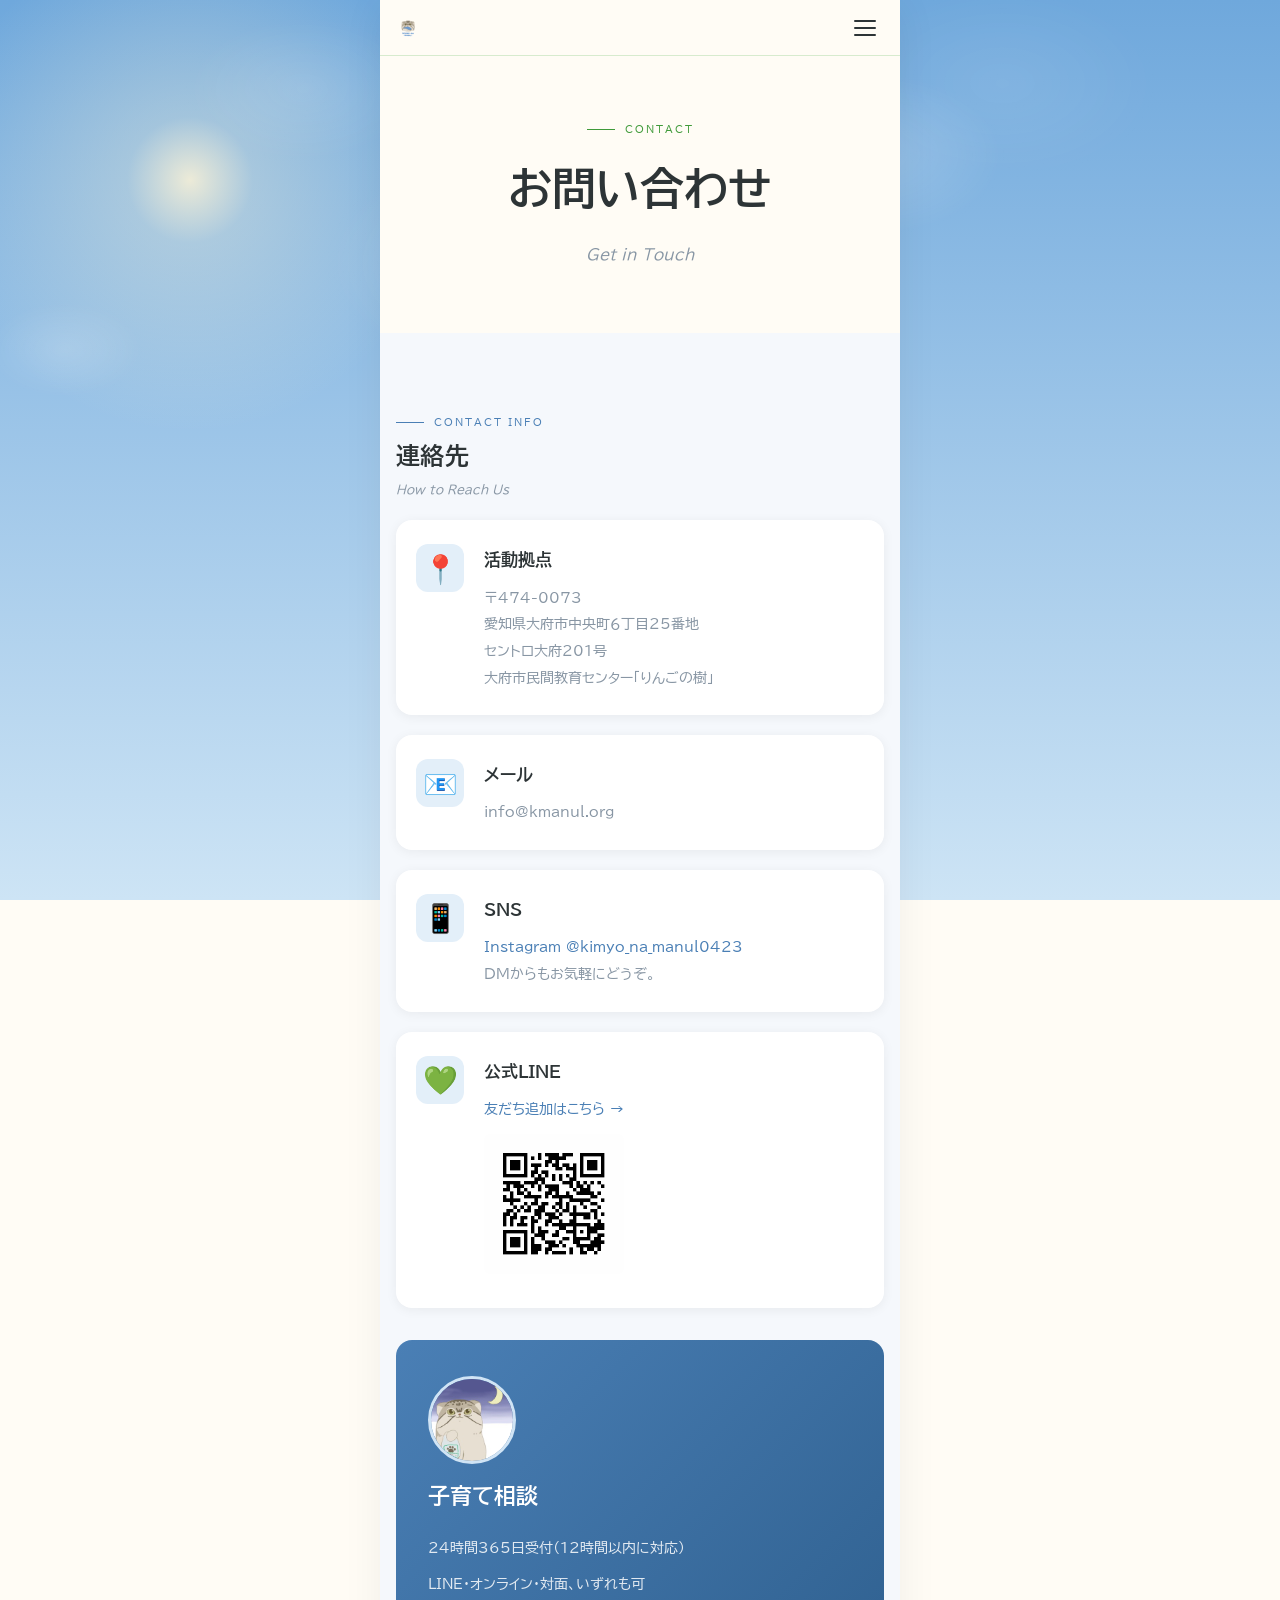
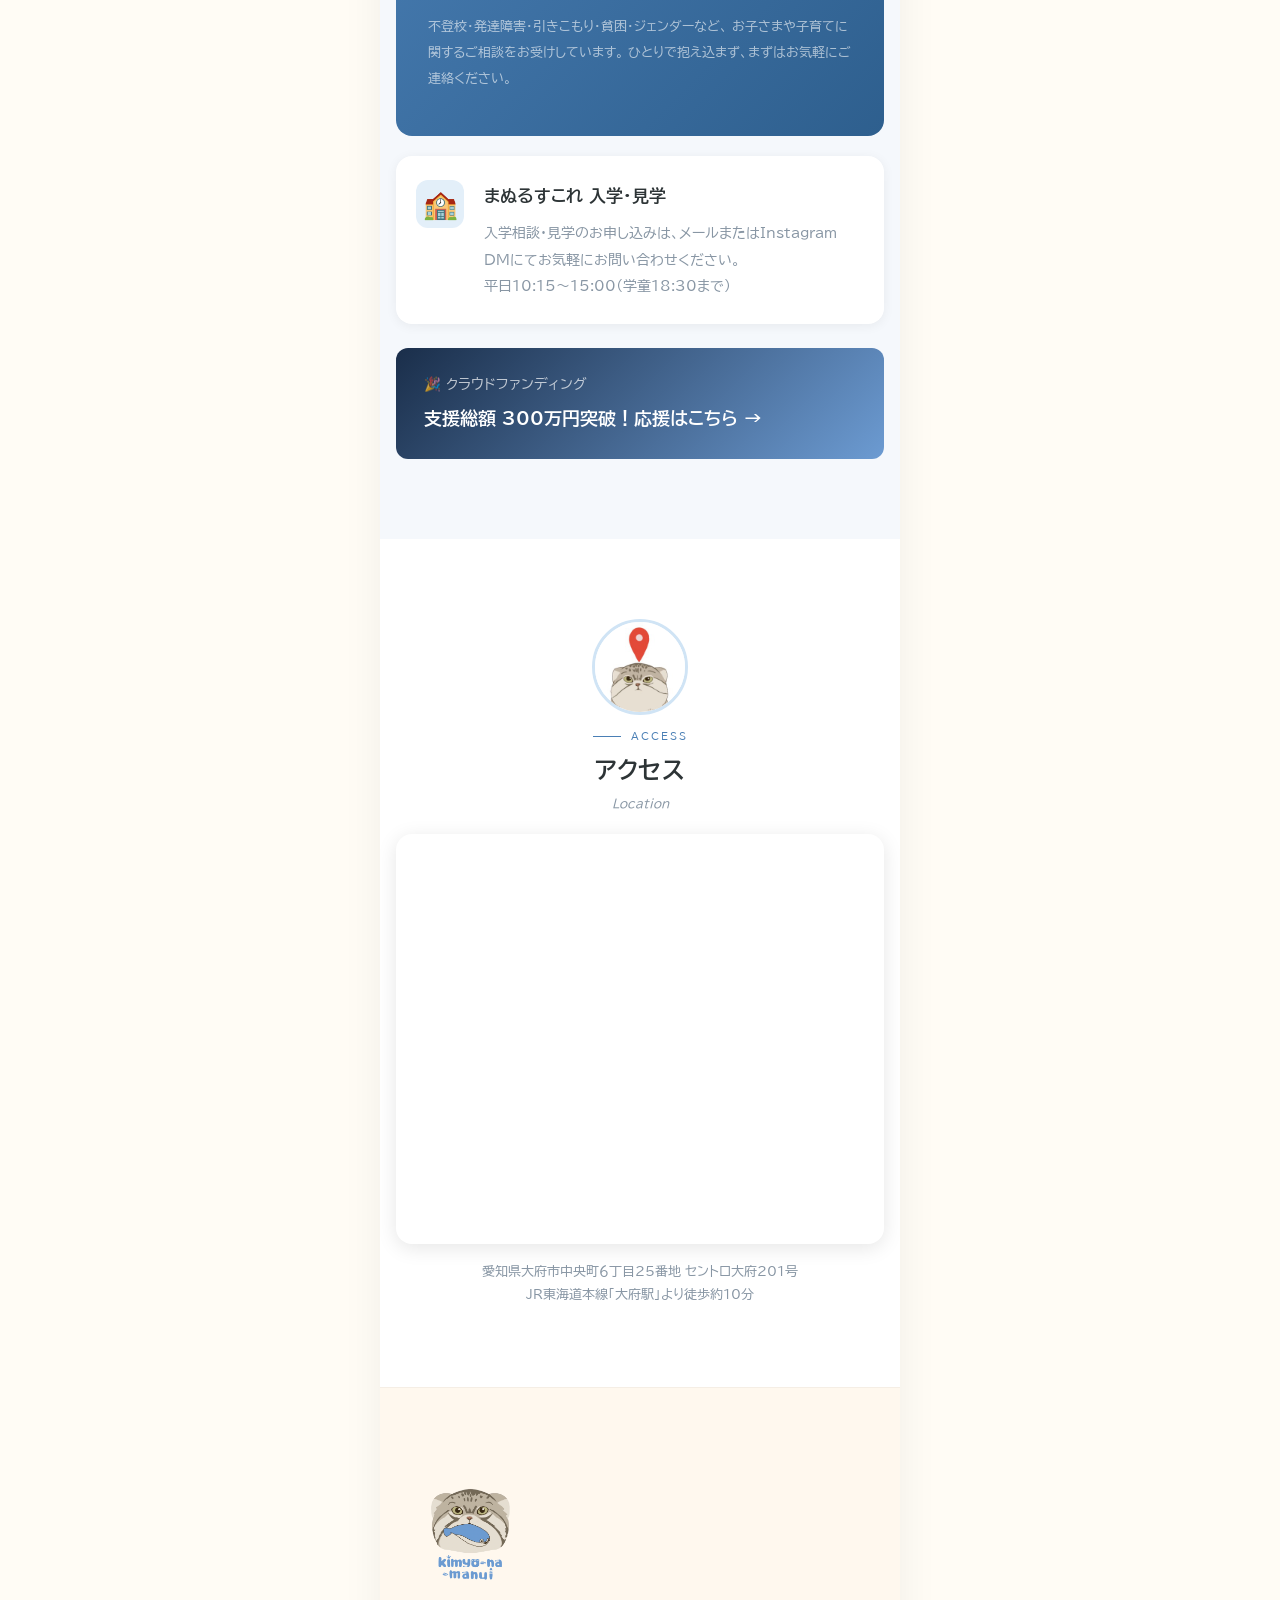
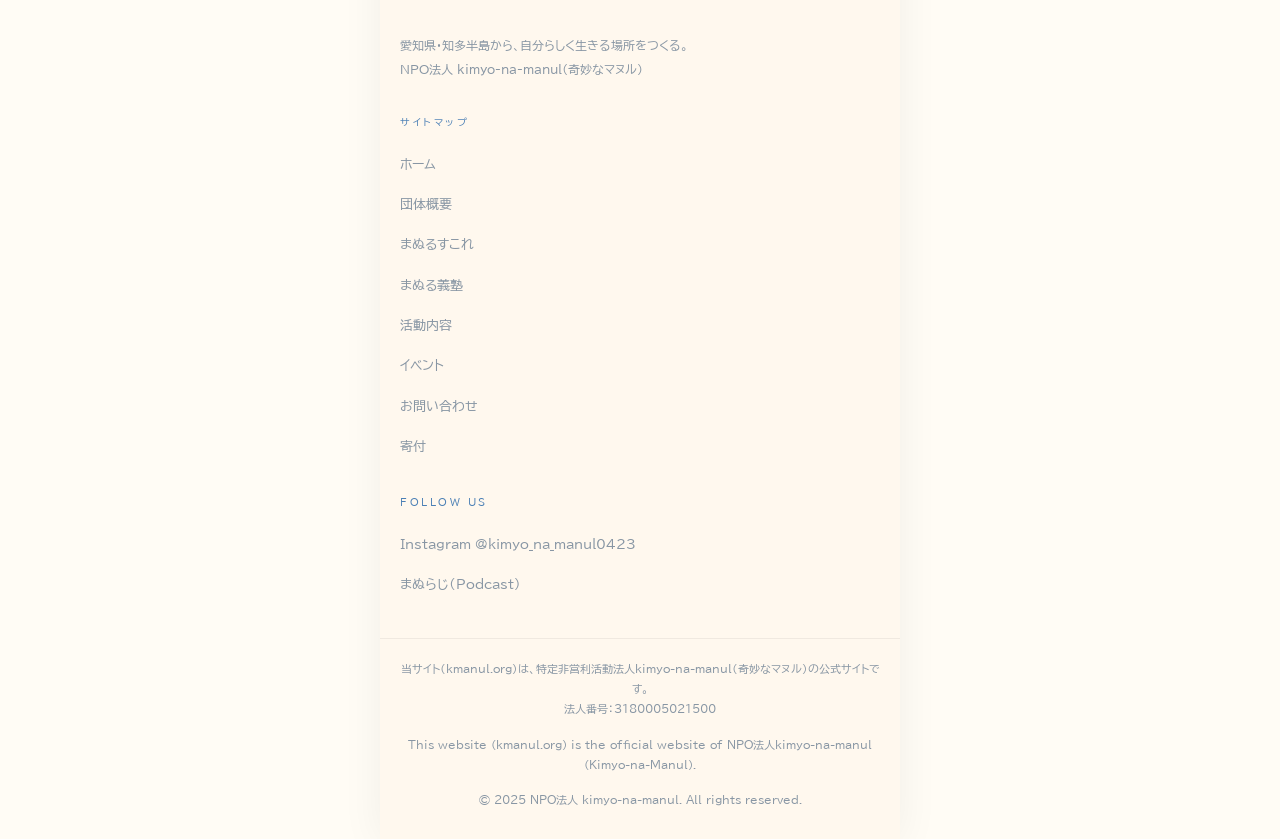
<file: contact.html>
<!DOCTYPE html>
<html lang="ja">
<head>
<meta charset="UTF-8">
<meta name="viewport" content="width=device-width, initial-scale=1.0">
<meta name="google-site-verification" content="Asl8vJE8PZEnxf7R0S0iDRGA7ygkxkPpIfJQhtOvMJY">
<title>お問い合わせ | NPO法人 kimyo-na-manul（奇妙なマヌル）— まぬるすこれ入学相談</title>
<meta name="description" content="愛知県大府市のNPO法人kimyo-na-manul（奇妙なマヌル）へのお問い合わせ。まぬるすこれの入学相談・見学申込み、子育て相談は24時間365日受付中。LINE・オンライン・対面で対応。">
<meta name="keywords" content="kimyo-na-manul,奇妙なマヌル,まぬるすこれ,お問い合わせ,入学相談,見学,子育て相談,愛知県,知多半島,大府市">
<link rel="canonical" href="https://kmanul.org/contact.html">
<meta property="og:title" content="お問い合わせ | NPO法人 kimyo-na-manul（奇妙なマヌル）">
<meta property="og:description" content="まぬるすこれの入学相談・見学、子育て相談はこちら。24時間365日受付中。">
<meta property="og:url" content="https://kmanul.org/contact.html">
<meta property="og:type" content="website">
<meta property="og:image" content="https://kmanul.org/assets/logo-kmanul.png">
<meta property="og:locale" content="ja_JP">
<link rel="icon" href="favicon.ico" type="image/x-icon">
<link rel="stylesheet" href="assets/style.css?v=32">
<style>
.page-hero {
  background: var(--cream);
  padding: 120px 0 64px;
  text-align: center;
}
.page-hero h1 {
  font-family: 'BIZ UDPGothic', 'Hiragino Sans', 'Yu Gothic', sans-serif;
  font-size: clamp(28px, 4vw, 44px);
  font-weight: 700;
  color: var(--text);
  margin-bottom: 8px;
}
.page-hero .sub {
  font-family: 'BIZ UDPGothic', 'Hiragino Sans', 'Yu Gothic', sans-serif;
  font-size: 15px;
  font-style: italic;
  color: var(--text-muted);
}

.contact-grid {
  display: grid;
  grid-template-columns: 1fr 1fr;
  gap: 48px;
  align-items: start;
}

.info-cards {
  display: flex;
  flex-direction: column;
  gap: 20px;
}
.info-card {
  background: var(--white);
  border-radius: 16px;
  padding: 32px 28px;
  box-shadow: 0 2px 12px rgba(0,0,0,0.06);
  display: flex;
  gap: 20px;
  align-items: flex-start;
}
.info-icon {
  font-size: 28px;
  flex-shrink: 0;
  width: 48px;
  height: 48px;
  display: flex;
  align-items: center;
  justify-content: center;
  background: var(--sky-light);
  border-radius: 12px;
}
.info-text strong {
  font-family: 'BIZ UDPGothic', 'Hiragino Sans', 'Yu Gothic', sans-serif;
  font-size: 17px;
  font-weight: 700;
  color: var(--navy);
  display: block;
  margin-bottom: 8px;
}
.info-text p {
  font-family: 'BIZ UDPGothic', 'Hiragino Sans', 'Yu Gothic', sans-serif;
  font-size: 14px;
  color: var(--text-muted);
  line-height: 1.9;
}

.highlight-card {
  background: linear-gradient(135deg, var(--sky), var(--sky-dark));
  border-radius: 16px;
  padding: 36px 32px;
  color: var(--white);
}
.highlight-card h3 {
  font-family: 'BIZ UDPGothic', 'Hiragino Sans', 'Yu Gothic', sans-serif;
  font-size: 22px;
  font-weight: 700;
  margin-bottom: 16px;
}
.highlight-card p {
  font-family: 'BIZ UDPGothic', 'Hiragino Sans', 'Yu Gothic', sans-serif;
  font-size: 14px;
  line-height: 2;
  color: rgba(255,255,255,0.85);
  margin-bottom: 8px;
}
.highlight-card .detail {
  font-size: 13px;
  color: rgba(255,255,255,0.6);
  margin-top: 16px;
}

.map-section {
  background: var(--white);
}

@media (max-width: 900px) {
  .contact-grid { grid-template-columns: 1fr; gap: 32px; }
  .info-card { padding: 24px 20px; }
}

/* phone-frame: force mobile layout */
.contact-grid { grid-template-columns: 1fr; gap: 32px; }
.info-card { padding: 24px 20px; }
</style>
</head>
<body class="theme-npo">
<canvas id="sky" aria-hidden="true"></canvas>


<nav>
  <div class="nav-logo">
    <a href="index.html">
      <img src="assets/logo-kmanul.png" alt="kimyo-na-manul">
    </a>
  </div>
  <ul class="nav-links">
    <li><a href="index.html">ホーム</a></li>
    <li><a href="about.html">団体概要</a></li>
    <li><a href="manul-schole.html">まぬるすこれ</a></li>
    <li><a href="manul-juku.html" data-ja="まぬる義塾" data-en="Manul Gijuku">まぬる義塾</a></li>
    <li><a href="activities.html">活動内容</a></li>
    <li><a href="sns.html">SNS・メディア</a></li>
    <li><a href="events.html" class="nav-event">イベント</a></li>
    <li><a href="contact.html" class="nav-cta active">お問い合わせ</a></li>
  </ul>
  <div class="nav-hamburger">
    <span></span><span></span><span></span>
  </div>
</nav>

<!-- PAGE HERO -->
<section class="page-hero">
  <div class="container">
    <div class="eyebrow eyebrow-green" style="justify-content:center;">Contact</div>
    <h1>お問い合わせ</h1>
    <span class="sub">Get in Touch</span>
  </div>
</section>

<!-- CONTACT INFO -->
<section style="background:var(--misora-bg);padding:80px 0;">
  <div class="container">
    <div class="contact-grid">
      <div>
        <div class="eyebrow eyebrow-sky reveal">Contact Info</div>
        <h2 class="section-title reveal">連絡先</h2>
        <span class="section-title-en reveal">How to Reach Us</span>
        <div class="info-cards">
          <div class="info-card reveal">
            <div class="info-icon">📍</div>
            <div class="info-text">
              <strong>活動拠点</strong>
              <p>〒474-0073<br>愛知県大府市中央町６丁目25番地<br>セントロ大府201号<br>大府市民間教育センター「りんごの樹」</p>
            </div>
          </div>
          <div class="info-card reveal">
            <div class="info-icon">📧</div>
            <div class="info-text">
              <strong>メール</strong>
              <p>info@kmanul.org</p>
            </div>
          </div>
          <div class="info-card reveal">
            <div class="info-icon">📱</div>
            <div class="info-text">
              <strong>SNS</strong>
              <p><a href="https://www.instagram.com/kimyo_na_manul0423/" target="_blank" rel="noopener" style="color:var(--sky);text-decoration:none;">Instagram @kimyo_na_manul0423</a><br>
              DMからもお気軽にどうぞ。</p>
            </div>
          </div>
          <div class="info-card reveal">
            <div class="info-icon">💚</div>
            <div class="info-text">
              <strong>公式LINE</strong>
              <p><a href="https://line.me/R/ti/p/%40597rhvgp" target="_blank" rel="noopener" style="color:var(--sky);text-decoration:none;">友だち追加はこちら →</a></p>
              <img src="images/line-qr.png" alt="公式LINE QRコード" style="width:140px;margin-top:12px;border-radius:8px;">
            </div>
          </div>
        </div>
      </div>
      <div>
        <div class="highlight-card reveal">
          <img src="images/manul/night.jpg" alt="夜空の下のマヌル" style="width:88px;height:88px;border-radius:50%;object-fit:cover;display:block;margin-bottom:12px;border:3px solid var(--sky-mid);" loading="lazy">
          <h3>子育て相談</h3>
          <p>24時間365日受付（12時間以内に対応）</p>
          <p>LINE・オンライン・対面、いずれも可</p>
          <p class="detail">
            不登校・発達障害・引きこもり・貧困・ジェンダーなど、
            お子さまや子育てに関するご相談をお受けしています。
            ひとりで抱え込まず、まずはお気軽にご連絡ください。
          </p>
        </div>
        <div class="info-card reveal" style="margin-top:20px;">
          <div class="info-icon">🏫</div>
          <div class="info-text">
            <strong>まぬるすこれ 入学・見学</strong>
            <p>入学相談・見学のお申し込みは、メールまたはInstagram DMにてお気軽にお問い合わせください。<br>平日10:15〜15:00（学童18:30まで）</p>
          </div>
        </div>
        <div style="margin-top:24px;" class="reveal">
          <a href="https://congrant.com/project/kimyo-na-manul/21284" target="_blank" rel="noopener"
             style="display:block;background:linear-gradient(135deg,#1A2E4A,#6C9BD2);border-radius:12px;padding:24px 28px;text-decoration:none;">
            <p style="color:rgba(255,255,255,.7);font-size:.85rem;margin-bottom:4px;">🎉 クラウドファンディング</p>
            <p style="color:#fff;font-size:1.1rem;font-weight:700;">支援総額 300万円突破！応援はこちら →</p>
          </a>
        </div>
      </div>
    </div>
  </div>
</section>

<!-- MAP -->
<section class="map-section" style="padding:80px 0;">
  <div class="container">
    <img src="images/manul/pin.jpg" alt="地図のピンとマヌル" class="reveal" style="width:96px;height:96px;display:block;margin:0 auto 12px;border-radius:50%;object-fit:cover;border:3px solid var(--sky-mid);background:var(--white);" loading="lazy">
    <div class="eyebrow eyebrow-sky reveal" style="justify-content:center;">Access</div>
    <h2 class="section-title reveal" style="text-align:center;">アクセス</h2>
    <span class="section-title-en reveal" style="text-align:center;display:block;">Location</span>
    <div class="reveal" style="border-radius:16px;overflow:hidden;box-shadow:0 4px 20px rgba(0,0,0,0.1);">
      <iframe
        src="https://maps.google.com/maps?q=%E5%A4%A7%E5%BA%9C%E5%B8%82%E6%B0%91%E9%96%93%E6%95%99%E8%82%B2%E3%82%BB%E3%83%B3%E3%82%BF%E3%83%BC%E3%82%8A%E3%82%93%E3%81%94%E3%81%AE%E6%A8%B9&t=&z=16&ie=UTF8&iwloc=&output=embed"
        width="100%" height="400" style="border:0;" allowfullscreen="" loading="lazy"
        referrerpolicy="no-referrer-when-downgrade"></iframe>
    </div>
    <p class="reveal" style="font-family:'BIZ UDPGothic','Hiragino Sans','Yu Gothic',sans-serif;font-size:13px;color:var(--text-muted);text-align:center;margin-top:16px;line-height:1.8;">
      愛知県大府市中央町６丁目25番地 セントロ大府201号<br>
      JR東海道本線「大府駅」より徒歩約10分
    </p>
  </div>
</section>

<!-- FOOTER -->
<footer>
  <div class="footer-inner">
    <div class="footer-logo">
      <img src="assets/logo-kmanul.png" alt="kimyo-na-manul">
      <div class="footer-tagline">愛知県・知多半島から、自分らしく生きる場所をつくる。<br>NPO法人 kimyo-na-manul（奇妙なマヌル）</div>
    </div>
    <div>
      <div class="footer-col-title">サイトマップ</div>
      <ul class="footer-links">
        <li><a href="index.html">ホーム</a></li>
        <li><a href="about.html">団体概要</a></li>
        <li><a href="manul-schole.html">まぬるすこれ</a></li>
    <li><a href="manul-juku.html" data-ja="まぬる義塾" data-en="Manul Gijuku">まぬる義塾</a></li>
        <li><a href="activities.html">活動内容</a></li>
        <li><a href="events.html">イベント</a></li>
        <li><a href="contact.html">お問い合わせ</a></li>
        <li><a href="https://congrant.com/project/kimyo-na-manul/20646" target="_blank" rel="noopener">寄付</a></li>
      </ul>
    </div>
    <div>
      <div class="footer-col-title">Follow Us</div>
      <ul class="footer-links">
        <li><a href="https://www.instagram.com/kimyo_na_manul0423/" target="_blank" rel="noopener">Instagram @kimyo_na_manul0423</a></li>
        <li><a href="https://open.spotify.com/show/4pCX4vRVYYnigfrbYCAyXj" target="_blank" rel="noopener">まぬらじ（Podcast）</a></li>
      </ul>
    </div>
  </div>
  <div class="footer-bottom">
    <div class="footer-legal">
      当サイト（kmanul.org）は、特定非営利活動法人kimyo-na-manul（奇妙なマヌル）の公式サイトです。<br>
      法人番号：3180005021500
    </div>
    <div class="footer-legal" lang="en">
      This website (kmanul.org) is the official website of NPO法人kimyo-na-manul (Kimyo-na-Manul).
    </div>
    <div class="footer-copy">© 2025 NPO法人 kimyo-na-manul. All rights reserved.</div>
  </div>
</footer>

<script>
const reveals = document.querySelectorAll('.reveal');
const observer = new IntersectionObserver(entries => {
  entries.forEach(e => { if (e.isIntersecting) { e.target.classList.add('visible'); } });
}, { threshold: 0.1 });
reveals.forEach(el => observer.observe(el));
</script>
<script src="assets/main.js?v=2"></script>
<script src="assets/sky.js?v=5"></script>
</body>
</html>
</file>
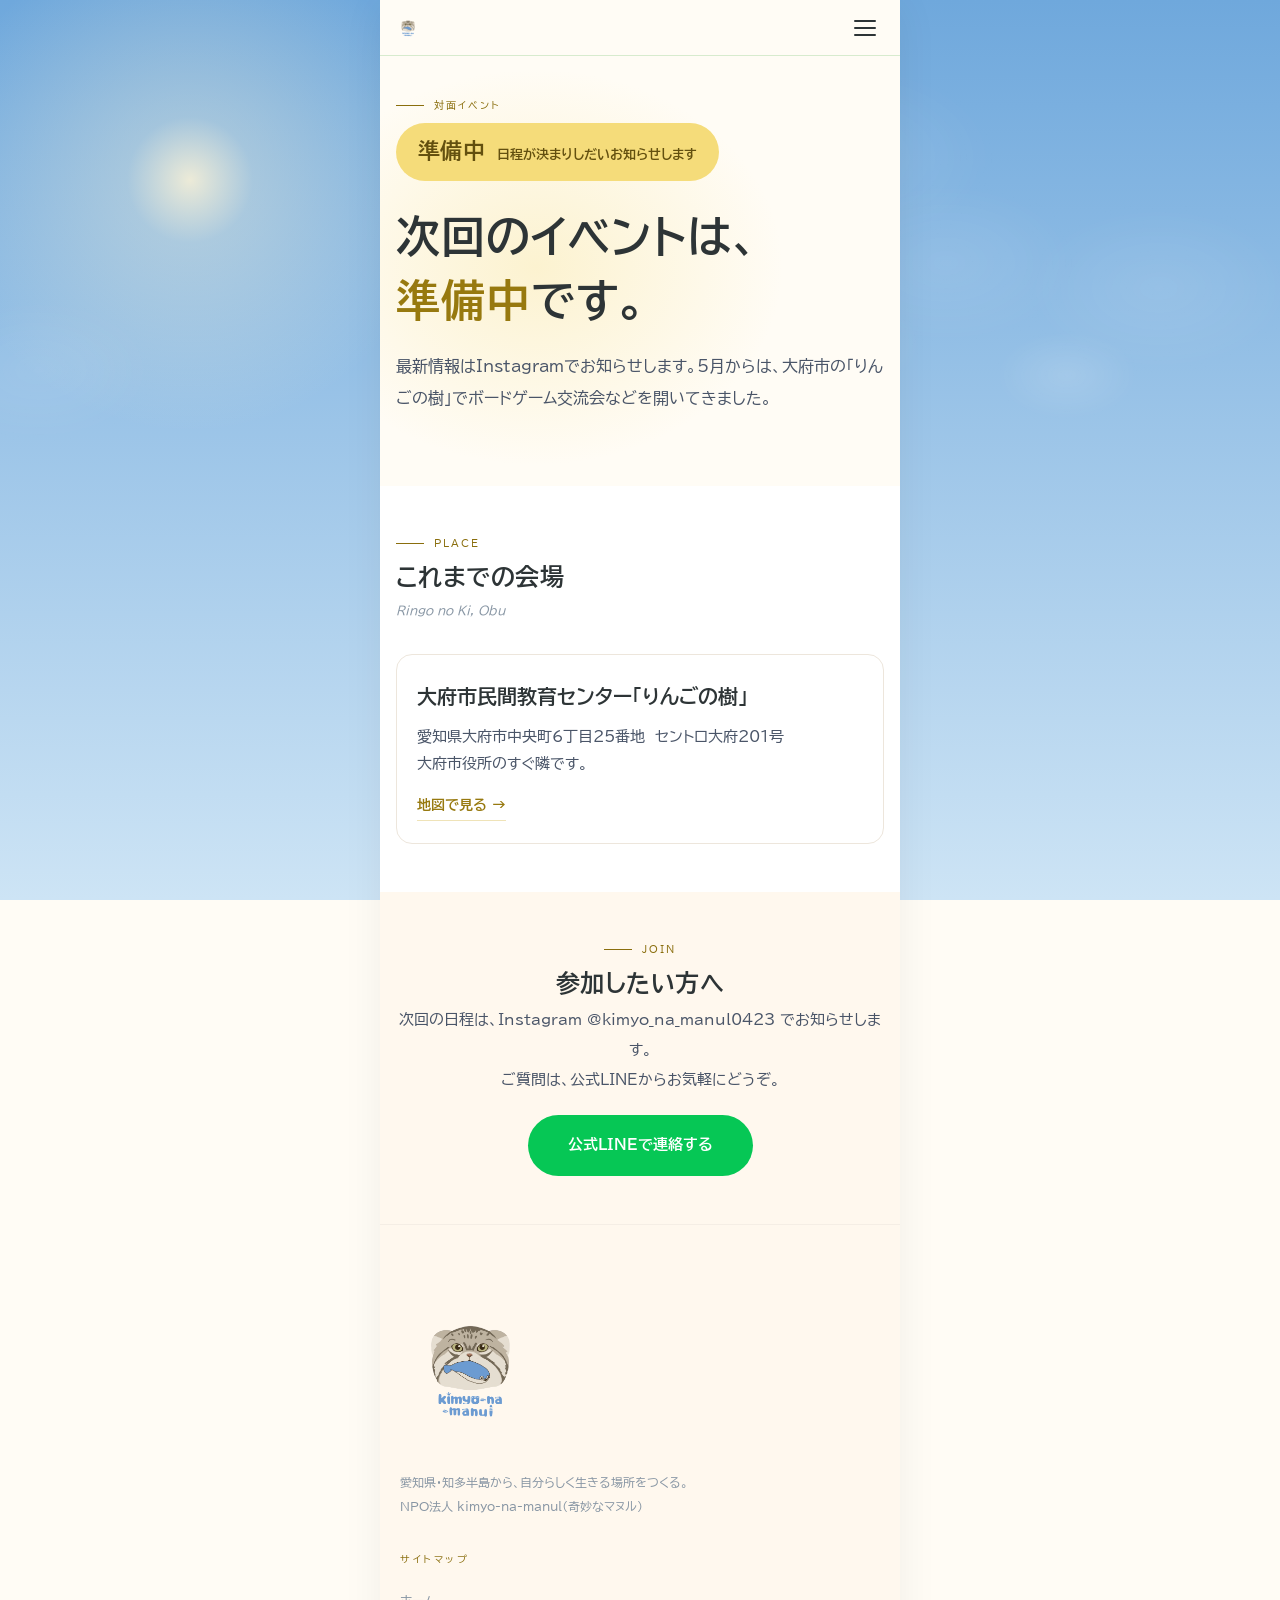
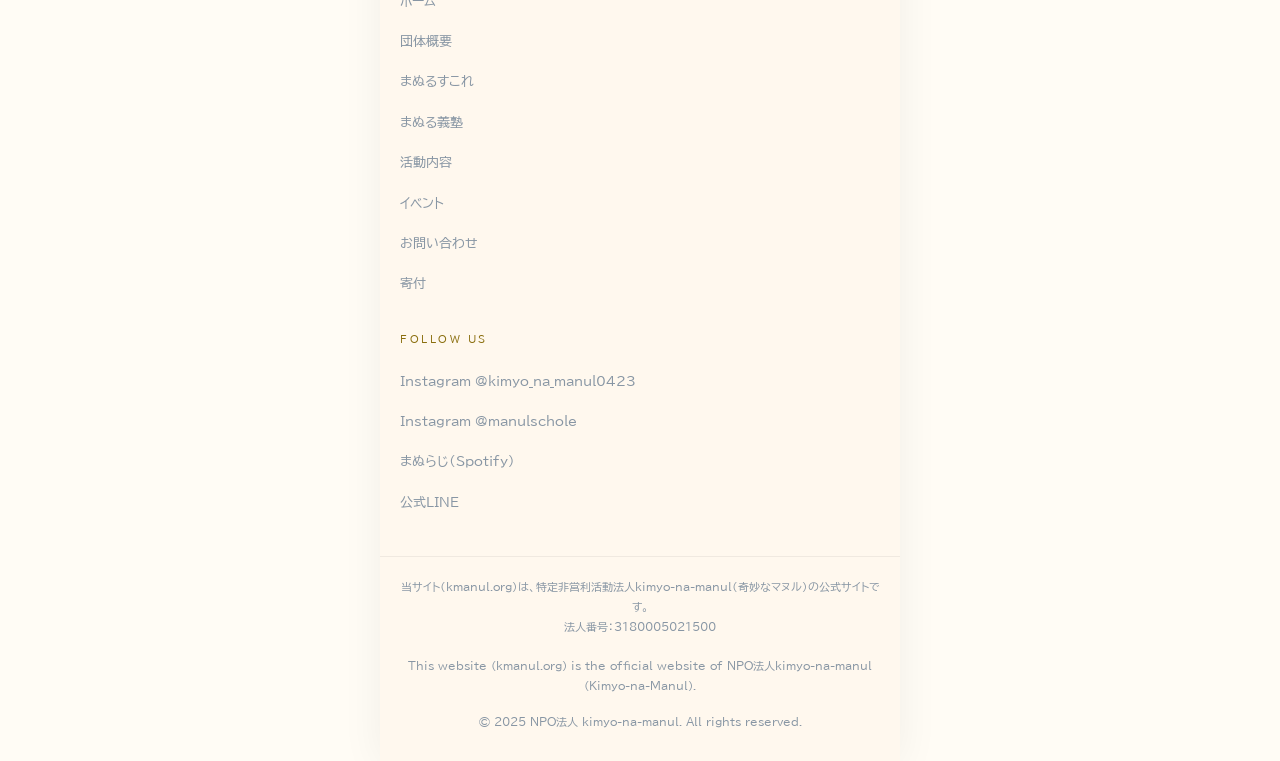
<file: events.html>
<!DOCTYPE html>
<html lang="ja">
<head>
<meta charset="UTF-8">
<meta name="viewport" content="width=device-width, initial-scale=1.0">
<meta name="google-site-verification" content="Asl8vJE8PZEnxf7R0S0iDRGA7ygkxkPpIfJQhtOvMJY">
<title>対面イベント｜次回は準備中です — kimyo-na-manul</title>
<meta name="description" content="NPO法人kimyo-na-manul（愛知県・知多半島）の対面イベントのページです。次回のイベントは準備中です。最新情報はInstagramでお知らせします。">
<meta name="keywords" content="対面イベント,ボードゲーム,ボードゲーム交流会,大府市,知多半島,りんごの樹,kimyo-na-manul,奇妙なマヌル,居場所,子ども">
<link rel="canonical" href="https://kmanul.org/events.html">
<link rel="alternate" hreflang="ja" href="https://kmanul.org/events.html">
<meta property="og:title" content="対面イベント｜次回は準備中です">
<meta property="og:description" content="次回のイベントは準備中です。最新情報はInstagramでお知らせします。">
<meta property="og:url" content="https://kmanul.org/events.html">
<meta property="og:type" content="website">
<meta property="og:image" content="https://kmanul.org/assets/logo-kmanul.png">
<meta property="og:site_name" content="NPO法人 kimyo-na-manul（奇妙なマヌル）">
<meta property="og:locale" content="ja_JP">
<meta name="twitter:card" content="summary_large_image">
<meta name="twitter:title" content="対面イベント｜次回は準備中です">
<meta name="twitter:description" content="次回のイベントは準備中です。最新情報はInstagramでお知らせします。">
<meta name="twitter:image" content="https://kmanul.org/assets/logo-kmanul.png">
<link rel="icon" href="favicon.ico" type="image/x-icon">
<link rel="stylesheet" href="assets/style.css?v=32">
<script type="application/ld+json">
{
  "@context": "https://schema.org",
  "@type": "BreadcrumbList",
  "itemListElement": [
    { "@type": "ListItem", "position": 1, "name": "kimyo-na-manul", "item": "https://kmanul.org/" },
    { "@type": "ListItem", "position": 2, "name": "対面イベント", "item": "https://kmanul.org/events.html" }
  ]
}
</script>
<style>
/* ── イベントページ（対面イベント＝パステルイエロー） ── */
.ev-hero {
  background: var(--cream);
  padding: 120px 0 56px;
  position: relative;
  overflow: hidden;
}
.ev-hero::before {
  content: '';
  position: absolute;
  inset: 0;
  background: radial-gradient(ellipse 70% 60% at 30% 55%, rgba(245,220,122,0.30) 0%, transparent 68%);
  pointer-events: none;
}
.ev-hero .container { position: relative; z-index: 2; }

.ev-when {
  display: inline-flex;
  align-items: baseline;
  gap: 12px;
  background: var(--yellow-soft);
  border-radius: 999px;
  padding: 8px 22px;
  margin-bottom: 24px;
}
.ev-when-date {
  font-size: 22px;
  font-weight: 700;
  color: #63500F;
  font-variant-numeric: tabular-nums;
  letter-spacing: 0.02em;
}
.ev-when-dow { font-size: 13px; font-weight: 700; color: #63500F; }

.ev-title {
  font-size: clamp(28px, 6vw, 44px);
  font-weight: 700;
  line-height: 1.45;
  color: var(--text);
  letter-spacing: 0.02em;
  margin-bottom: 18px;
  text-wrap: balance;
}
.ev-title em { font-style: normal; color: #97790F; }
.ev-lead {
  font-size: 16px;
  line-height: 2;
  color: var(--text-mid);
  max-width: 34em;
  margin-bottom: 28px;
}
.ev-countdown {
  display: inline-flex;
  align-items: baseline;
  gap: 10px;
  font-size: 14px;
  color: var(--text-muted);
}
.ev-countdown b { font-size: 26px; color: #97790F; font-variant-numeric: tabular-nums; }

/* 当日のながれ */
.ev-flow { background: var(--warm-white); }
.ev-steps { display: flex; flex-direction: column; gap: 10px; margin-top: 36px; }
.ev-step {
  display: grid;
  grid-template-columns: 132px 1fr;
  gap: 20px;
  align-items: baseline;
  background: var(--white);
  border: 1px solid #EDE6DC;
  border-left: 4px solid #EFE3B8;
  border-radius: 0 10px 10px 0;
  padding: 18px 22px;
}
.ev-step.hi { border-left-color: #D9BC33; background: var(--yellow-light); }
.ev-step-time {
  font-size: 14px;
  font-weight: 700;
  color: #97790F;
  font-variant-numeric: tabular-nums;
  white-space: nowrap;
}
.ev-step-what { font-size: 17px; font-weight: 700; color: var(--text); }
.ev-step-note { display: block; font-size: 13.5px; font-weight: 400; color: var(--text-muted); margin-top: 4px; line-height: 1.85; }

/* 参加費 */
.ev-fee {
  background: var(--yellow-light);
  border: 1px solid #EFE3B8;
  border-radius: 16px;
  padding: 30px 32px;
  margin-top: 36px;
  text-align: center;
}
.ev-fee-main { font-size: clamp(19px, 3.4vw, 25px); font-weight: 700; color: #63500F; line-height: 1.6; }
.ev-fee-note { font-size: 14px; color: var(--text-mid); margin-top: 10px; line-height: 1.9; }

/* 会場 */
.ev-place { background: var(--white); }
.ev-place-card {
  border: 1px solid #EDE6DC;
  border-radius: 16px;
  padding: 28px 30px;
  margin-top: 32px;
  display: flex;
  flex-direction: column;
  gap: 8px;
}
.ev-place-name { font-size: 20px; font-weight: 700; color: var(--text); }
.ev-place-addr { font-size: 14.5px; color: var(--text-mid); line-height: 1.9; }
.ev-place-map {
  align-self: flex-start;
  margin-top: 6px;
  font-size: 14px;
  font-weight: 700;
  color: #97790F;
  text-decoration: none;
  border-bottom: 1px solid #EFE3B8;
  padding-bottom: 2px;
}
.ev-place-map:hover { border-bottom-color: #97790F; }

/* 参加のご案内 */
.ev-join { background: var(--warm-white); text-align: center; }
.ev-join p { font-size: 15px; color: var(--text-mid); line-height: 2; margin-bottom: 20px; }
/* 予約なしでも来ていい、という一番の安心材料なので少し強く出す */
.ev-walkin {
  display: inline-block;
  background: var(--yellow-soft);
  border-radius: 999px;
  padding: 10px 26px;
  font-size: 16px !important;
  font-weight: 700;
  color: #63500F !important;
  margin-bottom: 28px !important;
}
.btn-line-green {
  display: inline-block;
  background: #06C755;
  color: var(--white);
  font-size: 15px;
  font-weight: 700;
  padding: 16px 40px;
  border-radius: 999px;
  text-decoration: none;
  transition: opacity 0.2s;
}
.btn-line-green:hover { opacity: 0.88; }

@media (max-width: 600px) {
  .ev-hero { padding: 96px 0 44px; }
  .ev-step { grid-template-columns: 1fr; gap: 4px; padding: 16px 18px; }
  .ev-fee { padding: 24px 20px; }
  .ev-place-card { padding: 22px 20px; }
}

/* phone-frame: 520px幅でも同じ組みにする */
.ev-hero { padding: 96px 0 44px; }
.ev-step { grid-template-columns: 1fr; gap: 4px; padding: 16px 18px; }
.ev-fee { padding: 24px 20px; }
.ev-place-card { padding: 22px 20px; }
</style>
</head>
<body class="theme-event">
<canvas id="sky" aria-hidden="true"></canvas>

<nav>
  <div class="nav-logo">
    <a href="index.html">
      <img src="assets/logo-kmanul.png" alt="kimyo-na-manul">
    </a>
  </div>
  <ul class="nav-links">
    <li><a href="index.html">ホーム</a></li>
    <li><a href="about.html">団体概要</a></li>
    <li><a href="manul-schole.html">まぬるすこれ</a></li>
    <li><a href="manul-juku.html" data-ja="まぬる義塾" data-en="Manul Gijuku">まぬる義塾</a></li>
    <li><a href="activities.html">活動内容</a></li>
    <li><a href="sns.html">SNS・メディア</a></li>
    <li><a href="events.html" class="nav-event">イベント</a></li>
    <li><a href="contact.html" class="nav-cta">お問い合わせ</a></li>
  </ul>
  <div class="nav-hamburger">
    <span></span><span></span><span></span>
  </div>
</nav>

<!-- HERO -->
<section class="ev-hero">
  <div class="container">
    <div class="eyebrow eyebrow-yellow reveal">対面イベント</div>
    <div class="ev-when reveal">
      <span class="ev-when-date">準備中</span>
      <span class="ev-when-dow">日程が決まりしだいお知らせします</span>
    </div>
    <h1 class="ev-title reveal">次回のイベントは、<br><em>準備中</em>です。</h1>
    <p class="ev-lead reveal">
      最新情報はInstagramでお知らせします。5月からは、大府市の「りんごの樹」でボードゲーム交流会などを開いてきました。
    </p>
  </div>
</section>

<!-- 会場 -->
<section class="ev-place">
  <div class="container">
    <div class="eyebrow eyebrow-yellow reveal">Place</div>
    <h2 class="section-title reveal">これまでの会場</h2>
    <span class="section-title-en reveal">Ringo no Ki, Obu</span>

    <div class="ev-place-card reveal">
      <div class="ev-place-name">大府市民間教育センター「りんごの樹」</div>
      <div class="ev-place-addr">愛知県大府市中央町6丁目25番地　セントロ大府201号<br>大府市役所のすぐ隣です。</div>
      <a class="ev-place-map" href="https://www.google.com/maps/search/?api=1&amp;query=%E6%84%9B%E7%9F%A5%E7%9C%8C%E5%A4%A7%E5%BA%9C%E5%B8%82%E4%B8%AD%E5%A4%AE%E7%94%BA6%E4%B8%81%E7%9B%AE25%E7%95%AA%E5%9C%B0%20%E3%82%BB%E3%83%B3%E3%83%88%E3%83%AD%E5%A4%A7%E5%BA%9C" target="_blank" rel="noopener">地図で見る →</a>
    </div>
  </div>
</section>

<!-- 参加のご案内 -->
<section class="ev-join">
  <div class="container">
    <div class="eyebrow eyebrow-yellow reveal" style="justify-content:center;">Join</div>
    <h2 class="section-title reveal">参加したい方へ</h2>
    <p class="reveal">
      次回の日程は、Instagram @kimyo_na_manul0423 でお知らせします。<br>
      ご質問は、公式LINEからお気軽にどうぞ。
    </p>
    <a href="https://line.me/R/ti/p/%40597rhvgp" target="_blank" rel="noopener" class="btn-line-green reveal">公式LINEで連絡する</a>
  </div>
</section>

<footer>
  <div class="footer-inner">
    <div class="footer-logo">
      <img src="assets/logo-kmanul.png" alt="kimyo-na-manul">
      <div class="footer-tagline">愛知県・知多半島から、自分らしく生きる場所をつくる。<br>NPO法人 kimyo-na-manul（奇妙なマヌル）</div>
    </div>
    <div>
      <div class="footer-col-title">サイトマップ</div>
      <ul class="footer-links">
        <li><a href="index.html">ホーム</a></li>
        <li><a href="about.html">団体概要</a></li>
        <li><a href="manul-schole.html">まぬるすこれ</a></li>
        <li><a href="manul-juku.html" data-ja="まぬる義塾" data-en="Manul Gijuku">まぬる義塾</a></li>
        <li><a href="activities.html">活動内容</a></li>
        <li><a href="events.html">イベント</a></li>
        <li><a href="contact.html">お問い合わせ</a></li>
        <li><a href="https://congrant.com/project/kimyo-na-manul/20646" target="_blank" rel="noopener">寄付</a></li>
      </ul>
    </div>
    <div>
      <div class="footer-col-title">Follow Us</div>
      <ul class="footer-links">
        <li><a href="https://www.instagram.com/kimyo_na_manul0423/" target="_blank" rel="noopener">Instagram @kimyo_na_manul0423</a></li>
        <li><a href="https://www.instagram.com/manulschole/" target="_blank" rel="noopener">Instagram @manulschole</a></li>
        <li><a href="https://open.spotify.com/show/4pCX4vRVYYnigfrbYCAyXj" target="_blank" rel="noopener">まぬらじ（Spotify）</a></li>
        <li><a href="https://line.me/R/ti/p/%40597rhvgp" target="_blank" rel="noopener">公式LINE</a></li>
      </ul>
    </div>
  </div>
  <div class="footer-bottom">
    <div class="footer-legal">
      当サイト（kmanul.org）は、特定非営利活動法人kimyo-na-manul（奇妙なマヌル）の公式サイトです。<br>
      法人番号：3180005021500<br><br>
      This website (kmanul.org) is the official website of NPO法人kimyo-na-manul (Kimyo-na-Manul).
    </div>
    <div class="footer-copy">© 2025 NPO法人 kimyo-na-manul. All rights reserved.</div>
  </div>
</footer>

<script src="assets/main.js?v=2"></script>
<script src="assets/sky.js?v=5"></script>
</body>
</html>
</file>
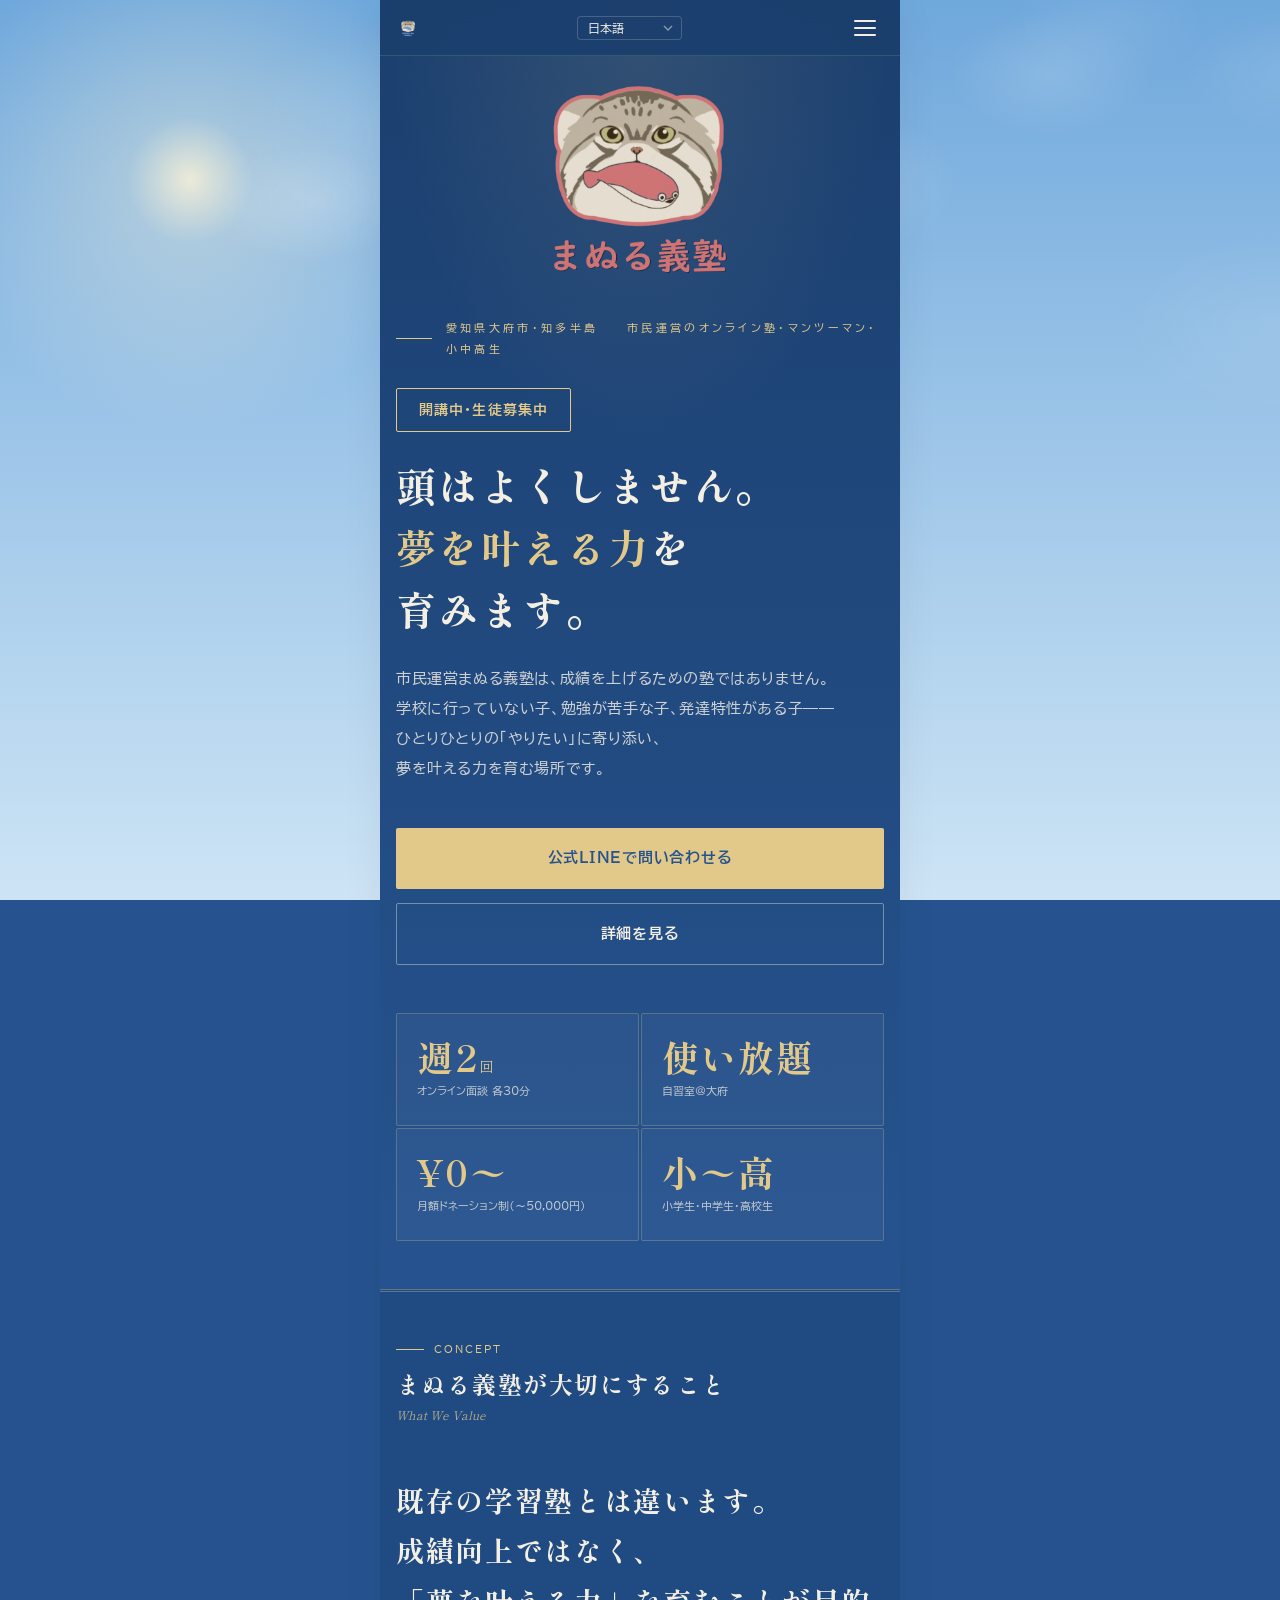
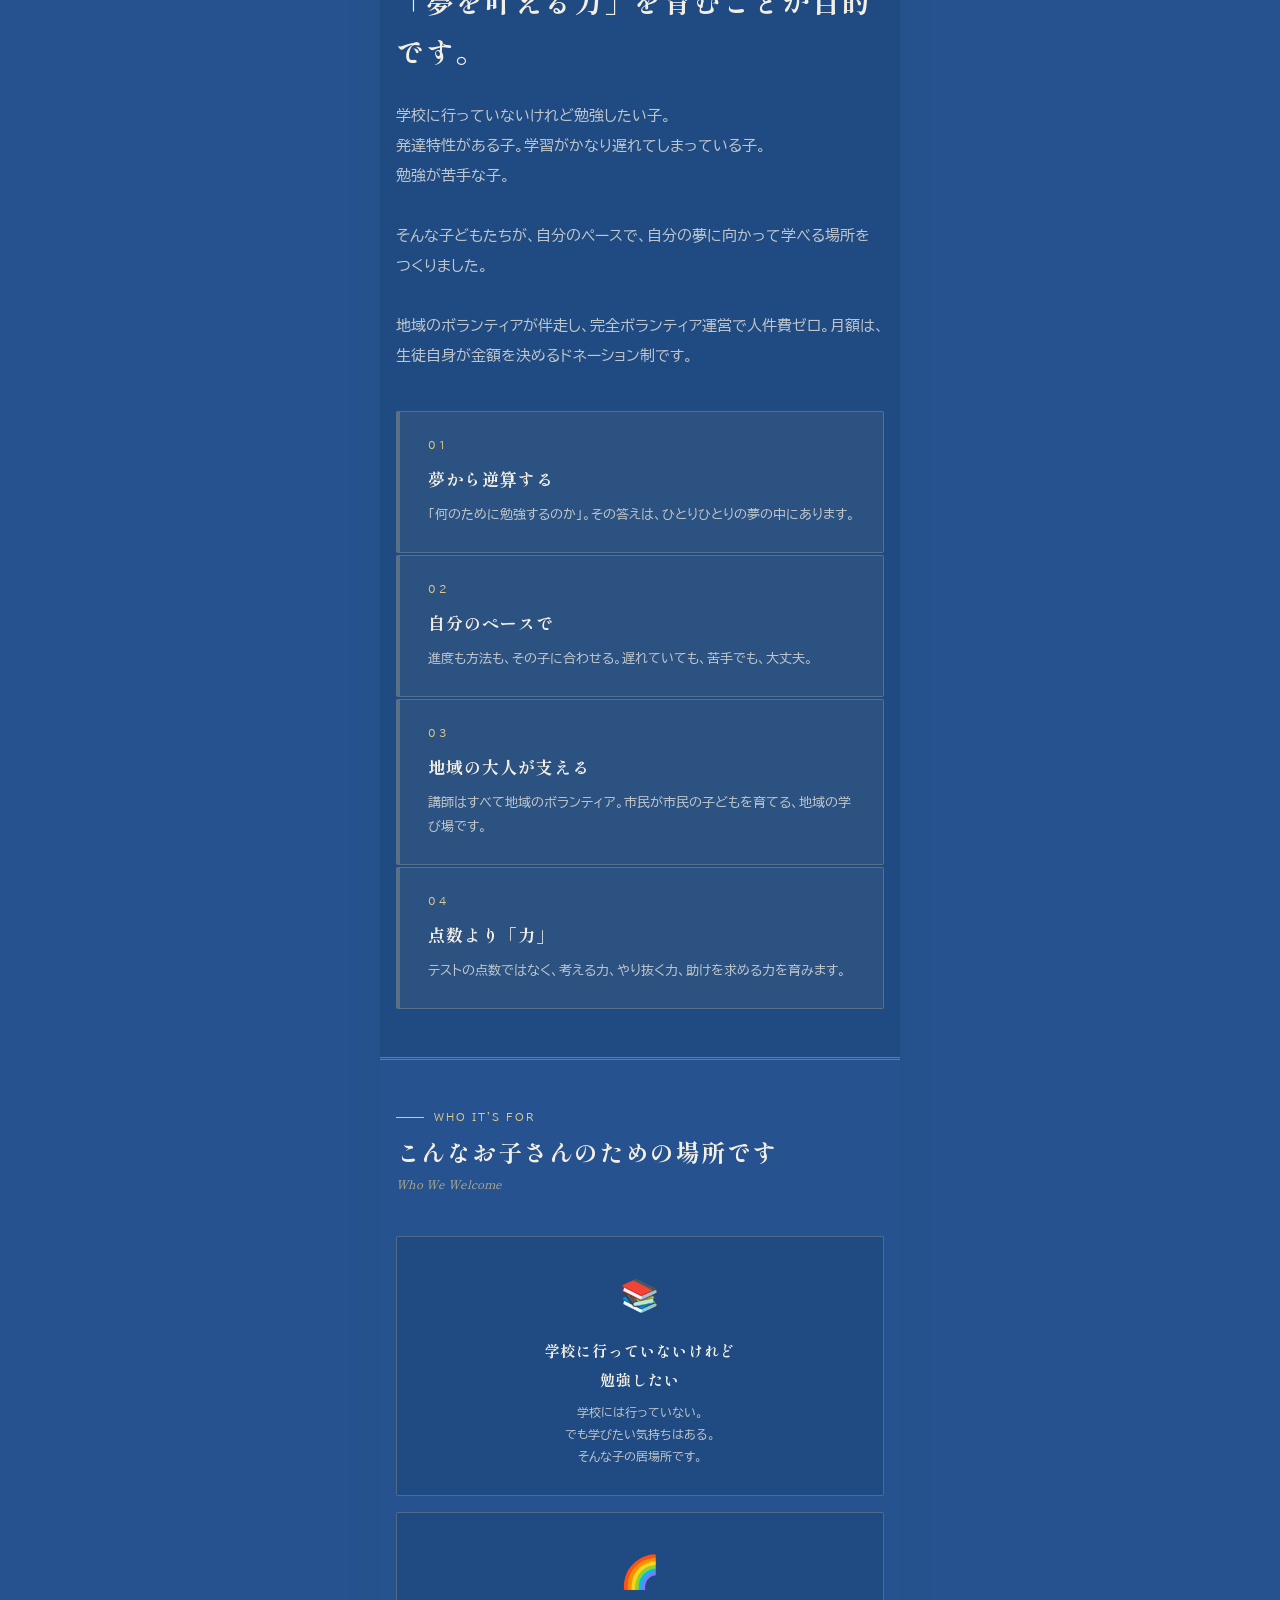
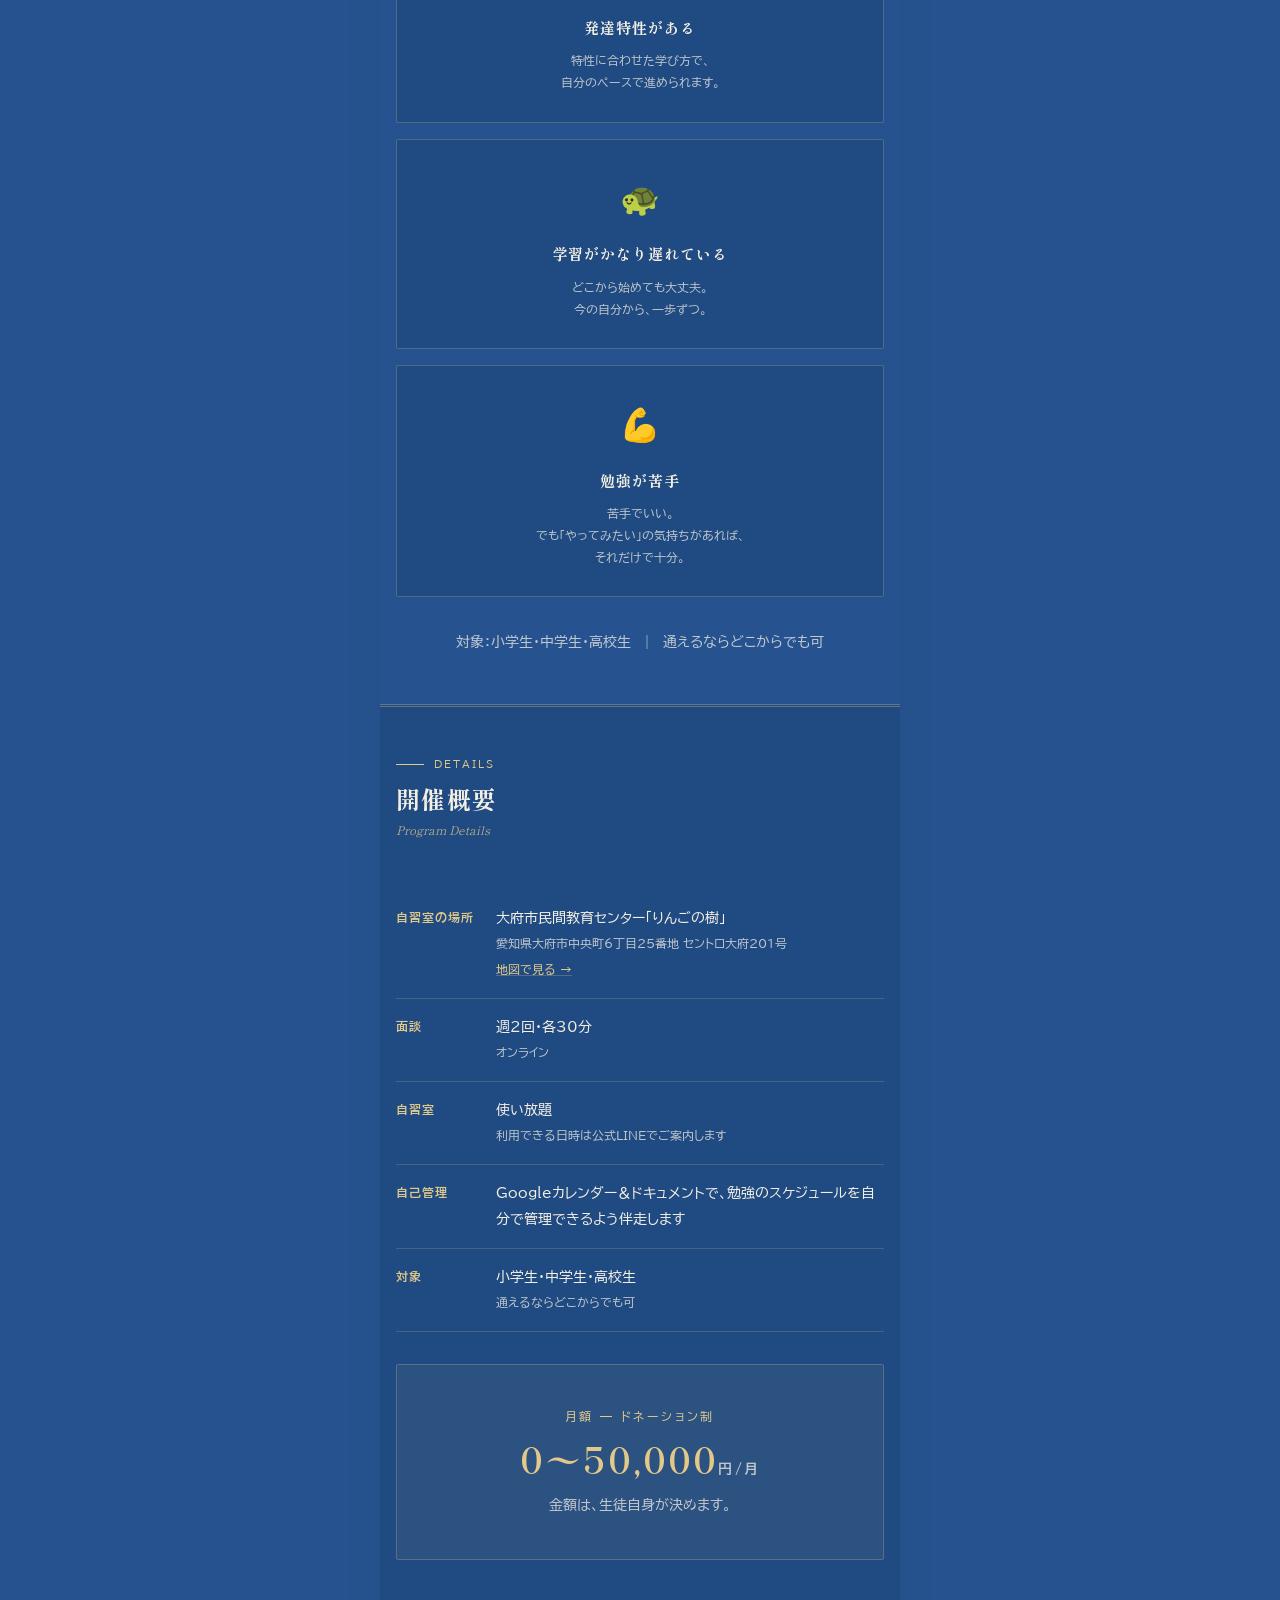
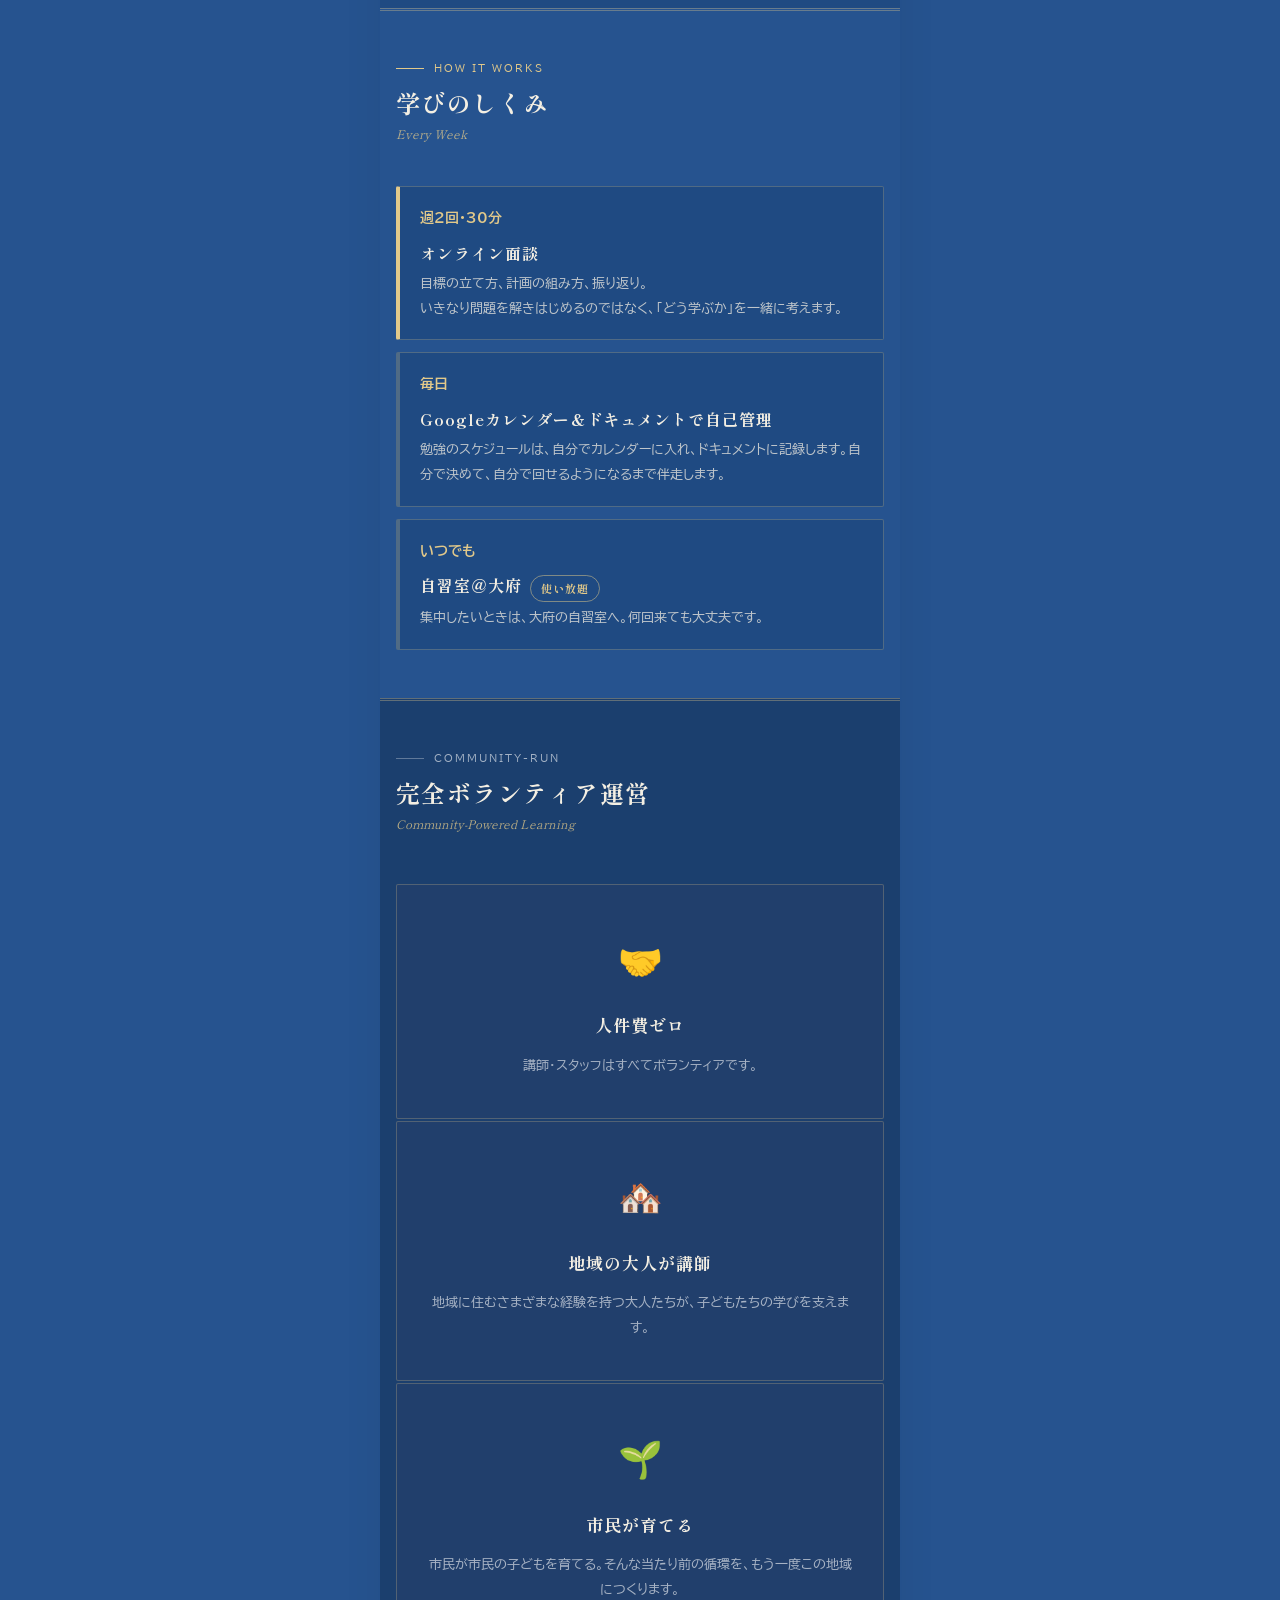
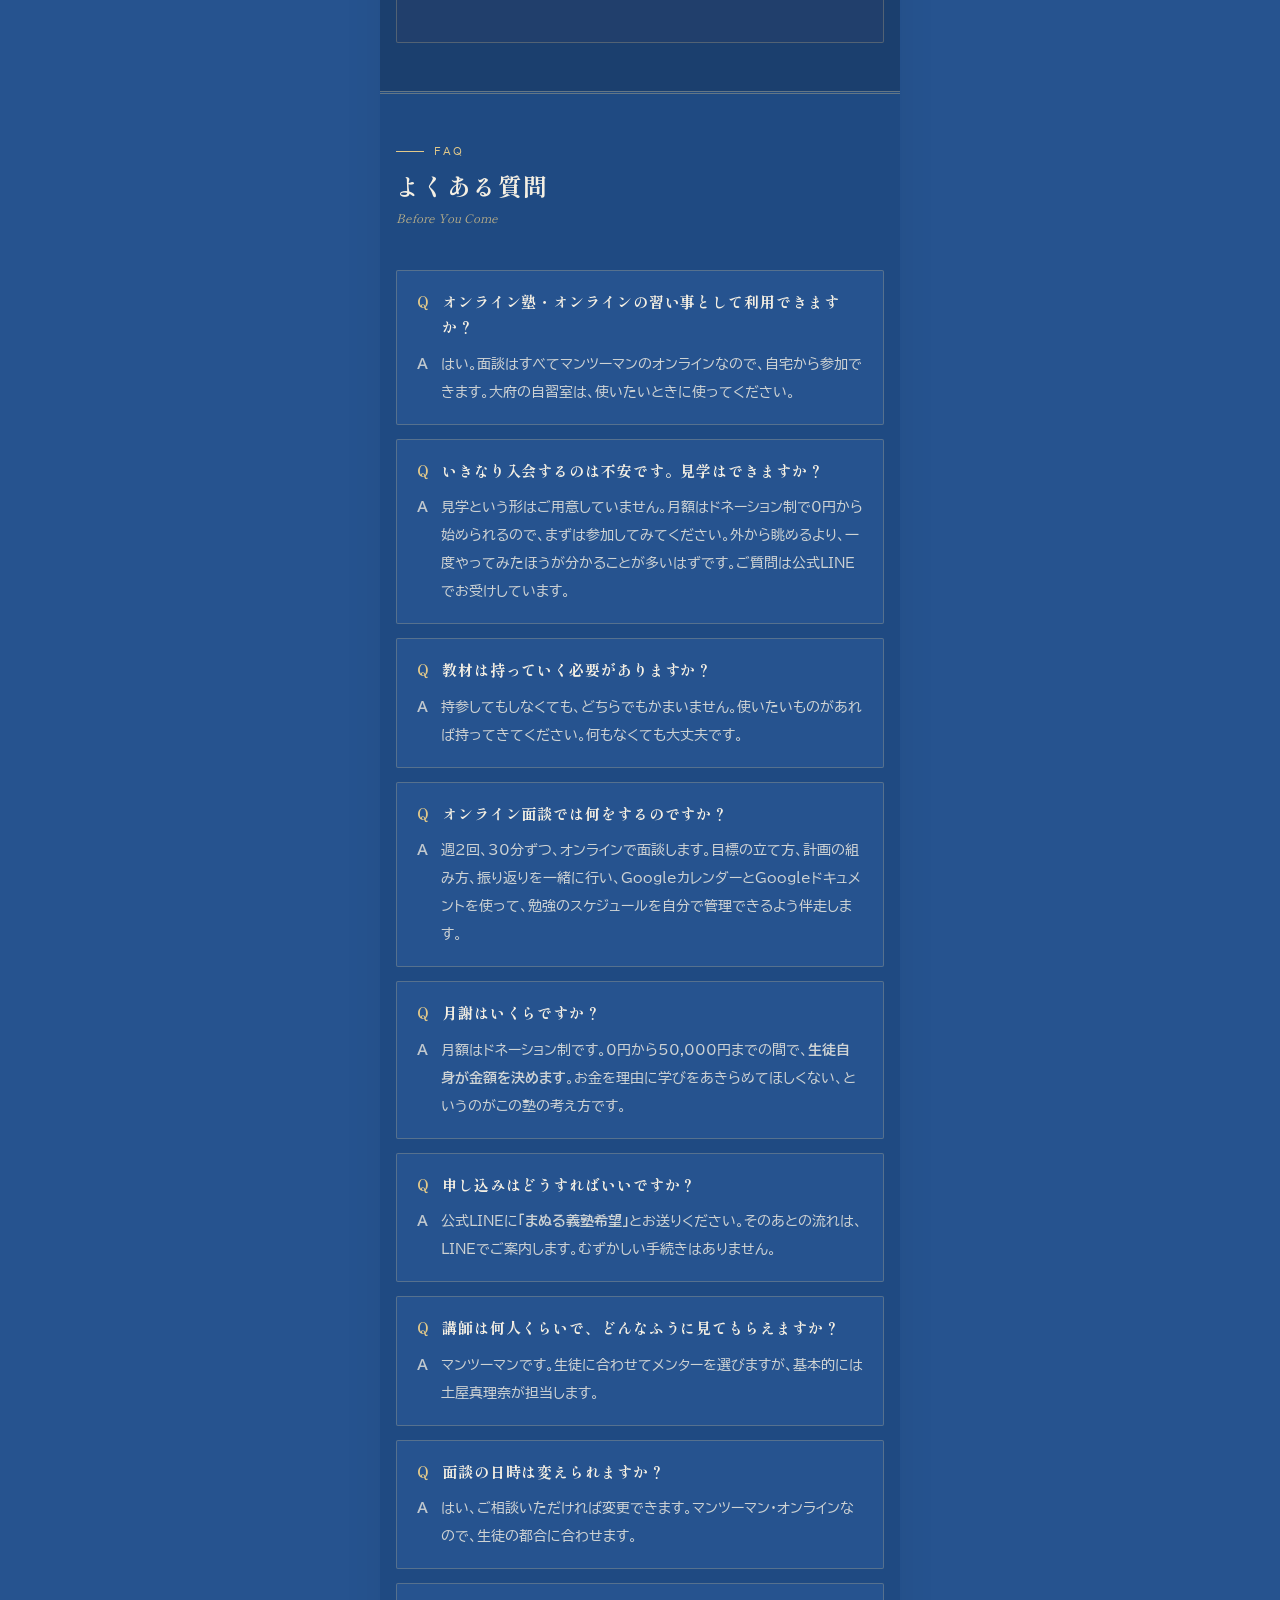
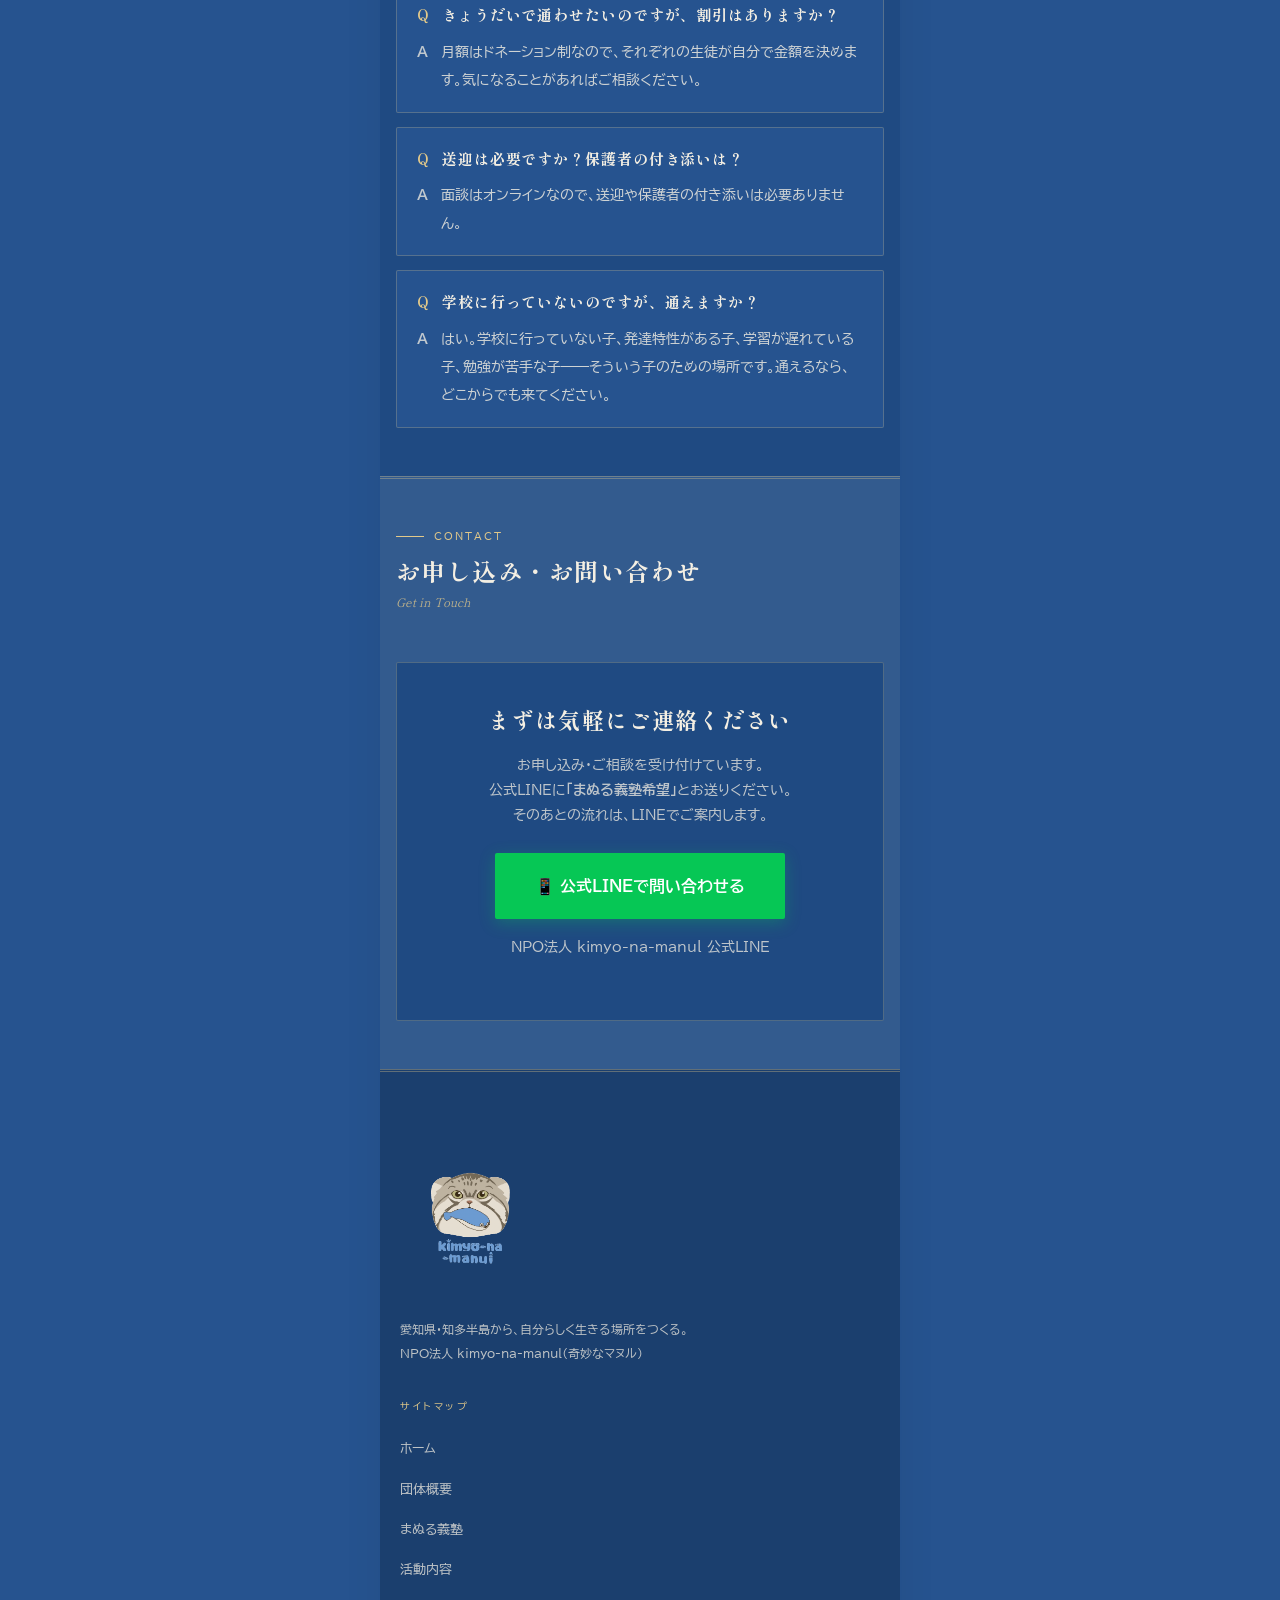
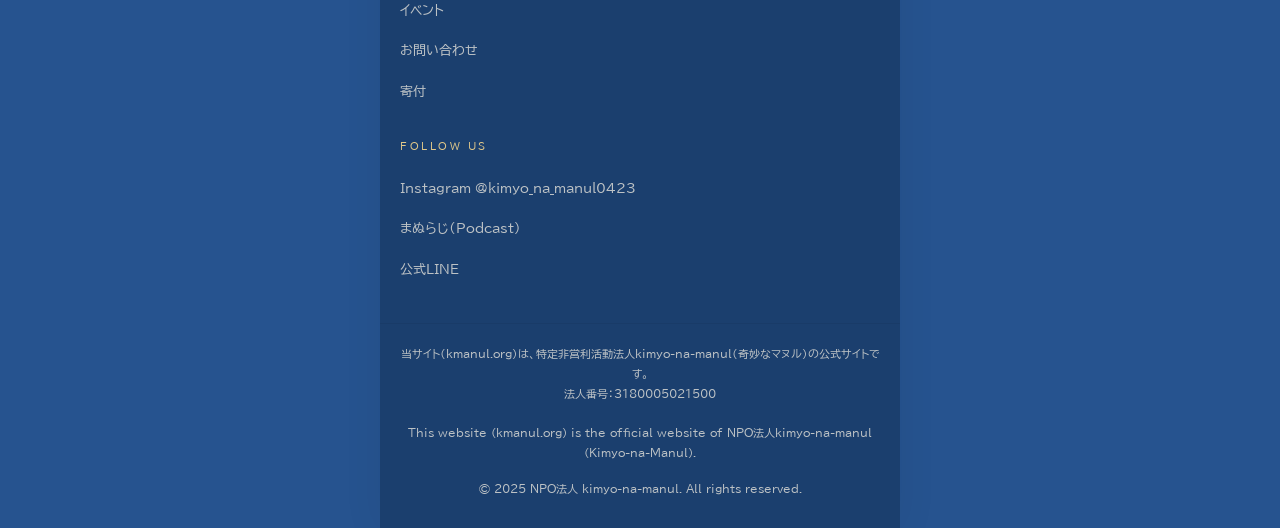
<file: manul-juku.html>
<!DOCTYPE html>
<html lang="ja">
<head>
<meta charset="UTF-8">
<meta name="viewport" content="width=device-width, initial-scale=1.0">
<meta name="google-site-verification" content="Asl8vJE8PZEnxf7R0S0iDRGA7ygkxkPpIfJQhtOvMJY">
<title>オンライン塾・オンライン習い事「まぬる義塾」｜愛知県大府市・マンツーマン・ドネーション制</title>
<meta name="description" content="オンライン塾・オンラインの習い事「まぬる義塾」（愛知県大府市）。週2回30分のマンツーマンのオンライン面談と、大府の自習室が使い放題。Googleカレンダーとドキュメントで、勉強のスケジュールを自分で管理できるよう伴走します。月額はドネーション制（0〜50,000円、生徒自身が決めます）。学校に行っていない子、発達特性のある子、勉強が苦手な子のための市民運営の塾です。">
<meta name="keywords" content="オンライン塾,オンライン 塾,オンライン習い事,オンライン 習い事,マンツーマン,オンライン 学習 コーチング,愛知県 塾,大府市 塾,知多半島 塾,まぬる義塾,学習塾,大府市,知多半島,愛知県,不登校,発達障害,学習支援,市民運営,ボランティア,個別対応,りんごの樹,kimyo-na-manul">
<link rel="canonical" href="https://kmanul.org/manul-juku.html">
<link rel="alternate" hreflang="ja" href="https://kmanul.org/manul-juku.html">
<meta property="og:title" content="オンライン塾・オンライン習い事「まぬる義塾」｜愛知県大府市・マンツーマン・ドネーション制">
<meta property="og:description" content="愛知県大府市・知多半島のオンライン塾・オンラインの習い事。成績向上ではなく「夢を叶える力」を育みます。週2回のオンライン面談＋自習室使い放題。月額はドネーション制（0〜50,000円を生徒自身が決めます）・完全ボランティア運営。">
<meta property="og:url" content="https://kmanul.org/manul-juku.html">
<meta property="og:type" content="website">
<meta property="og:image" content="https://kmanul.org/assets/logo-manul-juku.png">
<meta property="og:site_name" content="NPO法人 kimyo-na-manul（奇妙なマヌル）">
<meta property="og:locale" content="ja_JP">
<meta name="twitter:card" content="summary_large_image">
<meta name="twitter:title" content="オンライン塾・オンライン習い事「まぬる義塾」｜愛知県大府市・マンツーマン・ドネーション制">
<meta name="twitter:description" content="愛知県大府市・知多半島のオンライン塾。成績向上ではなく「夢を叶える力」を育む。週2回のオンライン面談＋自習室使い放題、月額はドネーション制。">
<meta name="twitter:image" content="https://kmanul.org/assets/logo-manul-juku.png">
<link rel="icon" href="favicon.ico" type="image/x-icon">
<link rel="stylesheet" href="assets/style.css?v=32">
<link rel="preconnect" href="https://fonts.googleapis.com">
<link rel="preconnect" href="https://fonts.gstatic.com" crossorigin>
<link rel="stylesheet" href="https://fonts.googleapis.com/css2?family=Shippori+Mincho:wght@500;700;800&display=swap">
<script type="application/ld+json">
{
  "@context": "https://schema.org",
  "@type": "EducationalOrganization",
  "name": "市民運営まぬる義塾",
  "alternateName": ["まぬる義塾", "Manul Gijuku"],
  "description": "NPO法人kimyo-na-manul（奇妙なマヌル）が運営する愛知県大府市の市民運営のオンライン塾・オンラインの習い事。マンツーマン。週2回30分のオンライン面談と自習室の使い放題で、勉強のスケジュールを自分で管理できるよう伴走します。月額はドネーション制。完全ボランティア運営。",
  "url": "https://kmanul.org/manul-juku.html",
  "address": {
    "@type": "PostalAddress",
    "streetAddress": "中央町6丁目25番地 セントロ大府201号",
    "addressLocality": "大府市",
    "addressRegion": "愛知県",
    "postalCode": "474-0025",
    "addressCountry": "JP"
  },
  "areaServed": [
    { "@type": "AdministrativeArea", "name": "愛知県大府市" },
    { "@type": "AdministrativeArea", "name": "知多半島" }
  ],
  "parentOrganization": {
    "@type": "NonprofitOrganization",
    "name": "NPO法人 kimyo-na-manul",
    "alternateName": "奇妙なマヌル",
    "url": "https://kmanul.org"
  },
  "priceRange": "ドネーション制（月額0〜50,000円）"
}
</script>
<script type="application/ld+json">
{
  "@context": "https://schema.org",
  "@type": "FAQPage",
  "mainEntity": [
    {
      "@type": "Question",
      "name": "オンライン塾・オンラインの習い事として利用できますか？",
      "acceptedAnswer": {
        "@type": "Answer",
        "text": "はい。面談はすべてマンツーマンのオンラインなので、自宅から参加できます。大府の自習室は、使いたいときに使ってください。"
      }
    },
    {
      "@type": "Question",
      "name": "いきなり入会するのは不安です。見学はできますか？",
      "acceptedAnswer": {
        "@type": "Answer",
        "text": "見学という形はご用意していません。月額はドネーション制で0円から始められるので、まずは参加してみてください。ご質問は公式LINEでお受けしています。"
      }
    },
    {
      "@type": "Question",
      "name": "月謝はいくらですか？",
      "acceptedAnswer": {
        "@type": "Answer",
        "text": "月額はドネーション制です。0円から50,000円までの間で、生徒自身が金額を決めます。お金を理由に学びをあきらめてほしくない、というのがこの塾の考え方です。"
      }
    },
    {
      "@type": "Question",
      "name": "教材は持っていく必要がありますか？",
      "acceptedAnswer": {
        "@type": "Answer",
        "text": "持参してもしなくても、どちらでもかまいません。使いたいものがあれば持ってきてください。何もなくても大丈夫です。"
      }
    },
    {
      "@type": "Question",
      "name": "オンライン面談では何をするのですか？",
      "acceptedAnswer": {
        "@type": "Answer",
        "text": "週2回、30分ずつ、オンラインで面談します。目標の立て方、計画の組み方、振り返りを一緒に行い、GoogleカレンダーとGoogleドキュメントを使って、勉強のスケジュールを自分で管理できるよう伴走します。"
      }
    },
    {
      "@type": "Question",
      "name": "申し込みはどうすればいいですか？",
      "acceptedAnswer": {
        "@type": "Answer",
        "text": "公式LINEに「まぬる義塾希望」とお送りください。そのあとの流れは、LINEでご案内します。むずかしい手続きはありません。"
      }
    },
    {
      "@type": "Question",
      "name": "講師は何人くらいで、どんなふうに見てもらえますか？",
      "acceptedAnswer": {
        "@type": "Answer",
        "text": "マンツーマンです。生徒に合わせてメンターを選びますが、基本的には土屋真理奈が担当します。"
      }
    },
    {
      "@type": "Question",
      "name": "面談の日時は変えられますか？",
      "acceptedAnswer": {
        "@type": "Answer",
        "text": "はい、ご相談いただければ変更できます。マンツーマン・オンラインなので、生徒の都合に合わせます。"
      }
    },
    {
      "@type": "Question",
      "name": "きょうだいで通わせたいのですが、割引はありますか？",
      "acceptedAnswer": {
        "@type": "Answer",
        "text": "月額はドネーション制なので、それぞれの生徒が自分で金額を決めます。気になることがあればご相談ください。"
      }
    },
    {
      "@type": "Question",
      "name": "送迎は必要ですか？保護者の付き添いは？",
      "acceptedAnswer": {
        "@type": "Answer",
        "text": "面談はオンラインなので、送迎や保護者の付き添いは必要ありません。"
      }
    },
    {
      "@type": "Question",
      "name": "学校に行っていないのですが、通えますか？",
      "acceptedAnswer": {
        "@type": "Answer",
        "text": "はい。学校に行っていない子、発達特性がある子、学習が遅れている子、勉強が苦手な子のための場所です。通えるなら、どこからでも来てください。"
      }
    }
  ]
}
</script>
<script type="application/ld+json">
{
  "@context": "https://schema.org",
  "@type": "BreadcrumbList",
  "itemListElement": [
    {
      "@type": "ListItem",
      "position": 1,
      "name": "kimyo-na-manul",
      "item": "https://kmanul.org/"
    },
    {
      "@type": "ListItem",
      "position": 2,
      "name": "市民運営まぬる義塾",
      "item": "https://kmanul.org/manul-juku.html"
    }
  ]
}
</script>
<style>
/* ── HERO ── */
.hero {
  min-height: 100vh;
  background: var(--cream);
  display: flex;
  flex-direction: column;
  justify-content: flex-end;
  padding: 0 0 72px;
  position: relative;
  overflow: hidden;
}
.hero-bg {
  position: absolute;
  inset: 0;
  background: radial-gradient(ellipse 60% 70% at 30% 60%, rgba(200,90,84,0.10) 0%, transparent 65%);
  pointer-events: none;
}
.hero-content {
  position: relative;
  z-index: 2;
  max-width: 1120px;
  margin: 0 auto;
  padding: 0 48px;
  width: 100%;
  display: grid;
  grid-template-columns: 1fr 400px;
  gap: 80px;
  align-items: end;
}
.hero-overline {
  font-family: 'BIZ UDPGothic', 'Hiragino Sans', 'Yu Gothic', sans-serif;
  font-size: 11px;
  color: var(--red);
  letter-spacing: 0.3em;
  text-transform: uppercase;
  margin-bottom: 28px;
  display: flex;
  align-items: center;
  gap: 14px;
}
.hero-overline::before {
  content: '';
  display: block;
  width: 40px; height: 1px;
  background: var(--red);
}
/* まだ開講していないことを見出しの前に置く。
   料金や時間割を読む前に前提が伝わらないと誤解を招くため */
.opening-badge {
  display: inline-block;
  font-size: 14px;
  font-weight: 700;
  letter-spacing: 0.08em;
  color: var(--white);
  background: var(--red);
  border-radius: 999px;
  padding: 8px 22px;
  margin-bottom: 22px;
}
.hero-title {
  font-family: 'BIZ UDPGothic', 'Hiragino Sans', 'Yu Gothic', sans-serif;
  font-size: clamp(32px, 5vw, 56px);
  font-weight: 700;
  color: var(--text);
  line-height: 1.4;
  margin-bottom: 24px;
  letter-spacing: 0.04em;
}
.hero-title em {
  font-style: normal;
  color: var(--red);
}
.hero-catch {
  font-family: 'BIZ UDPGothic', 'Hiragino Sans', 'Yu Gothic', sans-serif;
  font-size: clamp(16px, 2vw, 22px);
  font-weight: 400;
  color: var(--text-mid);
  line-height: 2;
  max-width: 520px;
  margin-bottom: 44px;
  letter-spacing: 0.04em;
}
.hero-actions { display: flex; gap: 14px; flex-wrap: wrap; }

.hero-right {}
.hero-stats {
  display: grid;
  grid-template-columns: 1fr 1fr;
  gap: 2px;
}
.stat-block {
  background: rgba(255,255,255,0.04);
  border: 1px solid rgba(200,90,84,0.15);
  padding: 24px 20px;
  border-radius: 4px;
  transition: border-color 0.2s;
}
.stat-block:hover { border-color: rgba(200,90,84,0.4); }
.stat-number {
  font-family: 'BIZ UDPGothic', 'Hiragino Sans', 'Yu Gothic', sans-serif;
  font-size: 36px;
  font-weight: 700;
  color: var(--red);
  line-height: 1;
  margin-bottom: 8px;
}
.stat-unit { font-size: 14px; font-weight: 300; }
.stat-label {
  font-family: 'BIZ UDPGothic', 'Hiragino Sans', 'Yu Gothic', sans-serif;
  font-size: 11px;
  color: var(--text-muted);
  line-height: 1.7;
}

/* ── CONCEPT ── */
.concept { background: var(--white); }
.concept-grid {
  display: grid;
  grid-template-columns: 1fr 1fr;
  gap: 80px;
  align-items: start;
}
.concept-lead {
  font-family: 'BIZ UDPGothic', 'Hiragino Sans', 'Yu Gothic', sans-serif;
  font-size: clamp(20px, 3vw, 28px);
  font-weight: 700;
  color: var(--navy);
  line-height: 1.8;
  margin-bottom: 24px;
}
.concept-text {
  font-family: 'BIZ UDPGothic', 'Hiragino Sans', 'Yu Gothic', sans-serif;
  font-size: 15px;
  color: var(--text-muted);
  line-height: 2;
}
.pillars { display: flex; flex-direction: column; gap: 2px; }
.pillar {
  background: var(--red-bg);
  border-left: 4px solid transparent;
  padding: 24px 28px;
  border-radius: 0 10px 10px 0;
  transition: border-color 0.25s, background 0.25s;
}
.pillar:hover {
  border-left-color: var(--red);
  background: var(--red-light);
}
.pillar-num {
  font-family: 'BIZ UDPGothic', 'Hiragino Sans', 'Yu Gothic', sans-serif;
  font-size: 10px;
  color: var(--red);
  letter-spacing: 0.25em;
  margin-bottom: 8px;
}
.pillar-title {
  font-family: 'BIZ UDPGothic', 'Hiragino Sans', 'Yu Gothic', sans-serif;
  font-size: 17px;
  font-weight: 700;
  color: var(--navy);
  margin-bottom: 8px;
}
.pillar-desc {
  font-family: 'BIZ UDPGothic', 'Hiragino Sans', 'Yu Gothic', sans-serif;
  font-size: 13px;
  color: var(--text-muted);
  line-height: 1.9;
}

/* ── TARGET ── */
.target { background: var(--stone); }
.target-cards {
  display: grid;
  grid-template-columns: repeat(4, 1fr);
  gap: 16px;
  margin-top: 40px;
}
.target-card {
  background: var(--white);
  border-radius: 12px;
  padding: 28px 22px;
  text-align: center;
  box-shadow: 0 2px 12px rgba(0,0,0,0.04);
  transition: transform 0.2s;
}
.target-card:hover { transform: translateY(-4px); }
.target-card-icon {
  font-size: 32px;
  margin-bottom: 12px;
}
.target-card-title {
  font-family: 'BIZ UDPGothic', 'Hiragino Sans', 'Yu Gothic', sans-serif;
  font-size: 15px;
  font-weight: 700;
  color: var(--navy);
  margin-bottom: 8px;
}
.target-card-desc {
  font-family: 'BIZ UDPGothic', 'Hiragino Sans', 'Yu Gothic', sans-serif;
  font-size: 12px;
  color: var(--text-muted);
  line-height: 1.8;
}

/* ── 当日の過ごし方 ── */
.flow { background: var(--stone); }
.flow-list {
  margin-top: 40px;
  display: flex;
  flex-direction: column;
  gap: 12px;
}
.flow-row {
  background: var(--white);
  border-radius: 12px;
  padding: 22px 26px;
  display: flex;
  gap: 22px;
  align-items: flex-start;
  box-shadow: 0 2px 12px rgba(0,0,0,0.04);
  border-left: 4px solid var(--red-light);
}
/* 全員でそろう時間だけ色を強くする */
.flow-row.together { border-left-color: var(--red); }
.flow-time {
  font-family: 'BIZ UDPGothic', 'Hiragino Sans', 'Yu Gothic', sans-serif;
  font-size: 14px;
  font-weight: 700;
  color: var(--red);
  white-space: nowrap;
  flex-shrink: 0;
  padding-top: 2px;
  font-variant-numeric: tabular-nums;
}
.flow-body { flex: 1; }
.flow-name {
  font-family: 'BIZ UDPGothic', 'Hiragino Sans', 'Yu Gothic', sans-serif;
  font-size: 16px;
  font-weight: 700;
  color: var(--navy);
  margin-bottom: 4px;
}
.flow-desc {
  font-family: 'BIZ UDPGothic', 'Hiragino Sans', 'Yu Gothic', sans-serif;
  font-size: 13px;
  color: var(--text-muted);
  line-height: 1.9;
}
.flow-tag {
  display: inline-block;
  font-size: 11px;
  font-weight: 700;
  padding: 2px 10px;
  border-radius: 999px;
  margin-left: 8px;
  vertical-align: middle;
}
.flow-tag.all  { background: var(--red-light); color: var(--red-dark); }
.flow-tag.free { background: var(--stone); color: var(--text-muted); }

/* ── 金銭優遇の案内 ── */
/* 料金を見て引き返す人に届くよう、金額のすぐ下に置いている */
.fee-help {
  margin-top: 24px;
  background: var(--red-bg);
  border: 1px solid var(--red-light);
  border-radius: 20px;
  padding: 28px 26px;
}
.fee-help-title {
  font-family: 'BIZ UDPGothic', 'Hiragino Sans', 'Yu Gothic', sans-serif;
  font-size: 15px;
  font-weight: 700;
  color: var(--red-dark);
  margin-bottom: 10px;
  line-height: 1.7;
}
.fee-help-text {
  font-family: 'BIZ UDPGothic', 'Hiragino Sans', 'Yu Gothic', sans-serif;
  font-size: 13px;
  color: var(--text-mid);
  line-height: 2;
}
.fee-help-text strong { color: var(--red-dark); font-weight: 700; }
.fee-help-link {
  display: inline-block;
  margin-top: 14px;
  font-family: 'BIZ UDPGothic', 'Hiragino Sans', 'Yu Gothic', sans-serif;
  font-size: 13px;
  font-weight: 700;
  color: var(--red-dark);
  text-decoration: none;
  border-bottom: 1px solid var(--red-light);
  padding-bottom: 2px;
  transition: border-color 0.2s;
}
.fee-help-link:hover { border-bottom-color: var(--red-dark); }

/* ── よくある質問 ── */
.faq { background: var(--white); }
.faq-list {
  margin-top: 40px;
  display: flex;
  flex-direction: column;
  gap: 14px;
  max-width: 760px;
}
.faq-item {
  border: 1px solid rgba(0,0,0,0.08);
  border-radius: 12px;
  padding: 22px 26px;
  background: var(--white);
}
.faq-q {
  font-family: 'BIZ UDPGothic', 'Hiragino Sans', 'Yu Gothic', sans-serif;
  font-size: 15px;
  font-weight: 700;
  color: var(--navy);
  line-height: 1.7;
  display: flex;
  gap: 12px;
}
.faq-q::before {
  content: 'Q';
  color: var(--red);
  font-weight: 700;
  flex-shrink: 0;
}
/* 答えに <strong> を含めても崩れないよう、flex ではなく block + 擬似要素で「A」を置く */
.faq-a {
  font-family: 'BIZ UDPGothic', 'Hiragino Sans', 'Yu Gothic', sans-serif;
  font-size: 14px;
  color: var(--text-mid);
  line-height: 2;
  margin-top: 10px;
  position: relative;
  padding-left: 24px;
}
.faq-a::before {
  content: 'A';
  position: absolute;
  left: 0;
  top: 0;
  color: var(--text-muted);
  font-weight: 700;
}

/* ── DETAILS ── */
.details { background: var(--white); }
.details-grid {
  display: grid;
  grid-template-columns: 1fr 1fr;
  gap: 48px;
  align-items: start;
}
.detail-table {
  width: 100%;
  border-collapse: collapse;
}
.detail-table tr {
  border-bottom: 1px solid rgba(0,0,0,0.06);
}
.detail-table th {
  font-family: 'BIZ UDPGothic', 'Hiragino Sans', 'Yu Gothic', sans-serif;
  font-size: 12px;
  font-weight: 700;
  color: var(--red);
  text-align: left;
  padding: 16px 0;
  width: 100px;
  vertical-align: top;
  letter-spacing: 0.08em;
}
.detail-table td {
  font-family: 'BIZ UDPGothic', 'Hiragino Sans', 'Yu Gothic', sans-serif;
  font-size: 14px;
  color: var(--text);
  padding: 16px 0;
  line-height: 1.8;
}
.price-highlight {
  font-family: 'BIZ UDPGothic', 'Hiragino Sans', 'Yu Gothic', sans-serif;
  font-size: 36px;
  font-weight: 700;
  color: var(--red);
  line-height: 1;
}
.price-unit {
  font-family: 'BIZ UDPGothic', 'Hiragino Sans', 'Yu Gothic', sans-serif;
  font-size: 14px;
  color: var(--text-muted);
}
.price-note {
  font-family: 'BIZ UDPGothic', 'Hiragino Sans', 'Yu Gothic', sans-serif;
  font-size: 12px;
  color: var(--text-muted);
  margin-top: 4px;
}

/* ── VOLUNTEER ── */
.volunteer { background: var(--green); }
.vol-grid {
  display: grid;
  grid-template-columns: repeat(3, 1fr);
  gap: 2px;
  margin-top: 48px;
}
.vol-card {
  background: rgba(200,90,84,0.04);
  border: 1px solid rgba(200,90,84,0.12);
  padding: 40px 28px;
  border-radius: 4px;
  text-align: center;
  transition: background 0.25s, border-color 0.25s;
}
.vol-card:hover {
  background: rgba(200,90,84,0.09);
  border-color: rgba(200,90,84,0.35);
}
.vol-icon {
  font-size: 36px;
  margin-bottom: 16px;
}
.vol-title {
  font-family: 'BIZ UDPGothic', 'Hiragino Sans', 'Yu Gothic', sans-serif;
  font-size: 17px;
  font-weight: 700;
  color: var(--white);
  margin-bottom: 12px;
}
.vol-desc {
  font-family: 'BIZ UDPGothic', 'Hiragino Sans', 'Yu Gothic', sans-serif;
  font-size: 13px;
  color: rgba(255,255,255,0.6);
  line-height: 1.9;
}

/* ── CONTACT ── */
.juku-contact { background: var(--red-bg); }
.line-cta-box {
  background: var(--white);
  border-radius: 20px;
  padding: 48px 40px;
  text-align: center;
  box-shadow: 0 4px 20px rgba(0,0,0,0.06);
  max-width: 600px;
  margin: 0 auto;
}
.line-cta-box h3 {
  font-family: 'BIZ UDPGothic', 'Hiragino Sans', 'Yu Gothic', sans-serif;
  font-size: 22px;
  font-weight: 700;
  color: var(--navy);
  margin-bottom: 12px;
}
.line-cta-box p {
  font-family: 'BIZ UDPGothic', 'Hiragino Sans', 'Yu Gothic', sans-serif;
  font-size: 14px;
  color: var(--text-muted);
  line-height: 1.8;
  margin-bottom: 24px;
}
.btn-line {
  display: inline-flex;
  align-items: center;
  gap: 10px;
  background: #06C755;
  color: var(--white);
  font-family: 'BIZ UDPGothic', 'Hiragino Sans', 'Yu Gothic', sans-serif;
  font-size: 16px;
  font-weight: 700;
  padding: 18px 40px;
  border-radius: 60px;
  text-decoration: none;
  transition: transform 0.2s, box-shadow 0.2s;
  box-shadow: 0 4px 16px rgba(6,199,85,0.3);
}
.btn-line:hover {
  transform: translateY(-2px);
  box-shadow: 0 8px 24px rgba(6,199,85,0.45);
}
.line-note {
  font-family: 'BIZ UDPGothic', 'Hiragino Sans', 'Yu Gothic', sans-serif;
  font-size: 12px;
  color: var(--text-muted);
  margin-top: 16px;
}

/* ── RESPONSIVE ── */
@media (max-width: 900px) {
  .hero-content { grid-template-columns: 1fr; gap: 48px; padding: 0 20px; padding-top: 100px; }
  .hero { justify-content: center; padding: 0 0 48px; }
  .concept-grid { grid-template-columns: 1fr; gap: 40px; }
  .target-cards { grid-template-columns: 1fr 1fr; }
  .details-grid { grid-template-columns: 1fr; gap: 32px; }
  .vol-grid { grid-template-columns: 1fr; }
  .line-cta-box { padding: 36px 24px; }
}
@media (max-width: 600px) {
  .hero-content { padding: 0 16px; padding-top: 72px; }
  .hero-title { font-size: clamp(26px, 7vw, 40px); }
  .hero-catch { font-size: 15px; }
  .hero-stats { grid-template-columns: 1fr 1fr; }
  .target-cards { grid-template-columns: 1fr; }
  .vol-grid { grid-template-columns: 1fr; }
}

/* phone-frame: force mobile layout */
/* 長い単語の多い言語でも横にはみ出さないよう、列幅を中身で広げない */
.hero-content > *, .stat-block { min-width: 0; }
.hero-stats { grid-template-columns: repeat(2, minmax(0, 1fr)) !important; }
.hero-title, .hero-overline, .stat-number, .stat-label, .opening-badge { overflow-wrap: anywhere; }
.hero-content { grid-template-columns: minmax(0, 1fr); gap: 48px; padding: 0 16px; padding-top: 72px; }
.hero { justify-content: center; padding: 0 0 48px; }
.hero-title { font-size: clamp(26px, 7vw, 40px); }
.hero-catch { font-size: 15px; }
.hero-stats { grid-template-columns: 1fr 1fr; }
.concept-grid { grid-template-columns: 1fr; gap: 40px; }
.target-cards { grid-template-columns: 1fr; }
.details-grid { grid-template-columns: 1fr; gap: 32px; }
.vol-grid { grid-template-columns: 1fr; }
.line-cta-box { padding: 36px 24px; }
/* 520px幅では時刻を上に逃がす */
.flow-row { flex-direction: column; gap: 6px; padding: 18px 20px; }
.flow-time { padding-top: 0; }
.faq-item { padding: 18px 20px; }

/* ══════════════════════════════════════════════
   まぬる義塾テーマ：紺・金・明朝で重厚に
   色はすべて変数の差し替えで行う（インラインの var() にも効くように）
   ══════════════════════════════════════════════ */
body.theme-juku {
  --juku-navy:      #26538F;   /* ロゴの紺 */
  --juku-navy-deep: #1B3F6E;
  --juku-navy-card: #1F4A82;
  --juku-gold:      #E2C98A;   /* 紺の上で読める明るさの金 */
  --juku-gold-soft: #F0DDB0;
  --juku-ivory:     #F4EFE3;

  --cream:      var(--juku-navy);
  --stone:      var(--juku-navy);
  --white:      var(--juku-navy-card);
  --warm-white: var(--juku-navy-deep);
  --green:      var(--juku-navy-deep);
  --red:        var(--juku-gold);
  --red-dark:   var(--juku-gold-soft);
  --red-light:  rgba(226,201,138,0.28);
  --red-bg:     rgba(226,201,138,0.07);
  --brand:      var(--juku-gold);
  --brand-dark: var(--juku-gold-soft);
  --text:       var(--juku-ivory);
  --text-mid:   rgba(244,239,227,0.82);
  --text-muted: rgba(244,239,227,0.75);
  --navy:       var(--juku-ivory);
  background: var(--juku-navy);
}
body.theme-juku ::selection { background: var(--juku-gold); color: var(--juku-navy); }

/* 明朝の見出し */
body.theme-juku .hero-title,
body.theme-juku .section-title,
body.theme-juku .concept-lead,
body.theme-juku .pillar-title,
body.theme-juku .target-card-title,
body.theme-juku .flow-name,
body.theme-juku .faq-q,
body.theme-juku .line-cta-box h3,
body.theme-juku .vol-title,
body.theme-juku .fee-help-title,
body.theme-juku .stat-number,
body.theme-juku .price-highlight {
  font-family: 'Shippori Mincho', 'Hiragino Mincho ProN', 'Yu Mincho', serif;
  letter-spacing: 0.06em;
}
body.theme-juku .hero-title { font-weight: 800; line-height: 1.55; }
body.theme-juku .section-title { font-weight: 700; }
body.theme-juku .section-title-en {
  font-family: 'Shippori Mincho', 'Hiragino Mincho ProN', serif;
  color: var(--juku-gold);
  opacity: 0.8;
}

/* 節の境目に金の細い二重線 */
body.theme-juku section + section {
  border-top: 3px double rgba(226,201,138,0.35);
}
body.theme-juku .concept,
body.theme-juku .details,
body.theme-juku .faq { background: var(--juku-navy-card); }
body.theme-juku .hero-bg {
  background:
    radial-gradient(ellipse 70% 50% at 50% 0%, rgba(226,201,138,0.12) 0%, transparent 70%),
    linear-gradient(180deg, var(--juku-navy-deep) 0%, var(--juku-navy) 100%);
}

/* カードは角を立て、金の罫で囲う */
body.theme-juku .pillar,
body.theme-juku .target-card,
body.theme-juku .flow-row,
body.theme-juku .faq-item,
body.theme-juku .fee-help,
body.theme-juku .line-cta-box,
body.theme-juku .stat-block,
body.theme-juku .vol-card {
  border-radius: 2px;
  box-shadow: none;
  border: 1px solid rgba(226,201,138,0.25);
}
body.theme-juku .pillar { border-left: 4px solid rgba(226,201,138,0.25); }
body.theme-juku .pillar:hover { border-left-color: var(--juku-gold); }
body.theme-juku .flow-row { border-left: 4px solid rgba(226,201,138,0.25); }
body.theme-juku .flow-row.together { border-left-color: var(--juku-gold); }
body.theme-juku .target-card,
body.theme-juku .flow-row,
body.theme-juku .line-cta-box { background: var(--juku-navy-card); }
body.theme-juku .faq-item { background: var(--juku-navy); }
body.theme-juku .details [style*="border-radius:20px"] {
  border-radius: 2px !important;
  border: 1px solid rgba(226,201,138,0.25);
}
body.theme-juku .detail-table tr { border-bottom-color: rgba(226,201,138,0.2); }

/* 開講バッジ・ボタン */
body.theme-juku .opening-badge {
  background: transparent;
  color: var(--juku-gold);
  border: 1px solid var(--juku-gold);
  border-radius: 2px;
}
body.theme-juku .btn-red {
  color: var(--juku-navy);
  border-radius: 2px;
  box-shadow: none;
}
body.theme-juku .btn-red:hover { box-shadow: 0 6px 20px rgba(226,201,138,0.3); }
body.theme-juku .btn-outline-white {
  border-color: rgba(244,239,227,0.4);
  color: var(--juku-ivory);
  border-radius: 2px;
}
body.theme-juku .btn-outline-white:hover { border-color: var(--juku-gold); color: var(--juku-gold); }
body.theme-juku .btn-line { color: #fff; border-radius: 2px; }

/* 白文字前提の部分 */
body.theme-juku .vol-title,
body.theme-juku .volunteer .section-title { color: var(--juku-ivory) !important; }
body.theme-juku .volunteer .section-title-en { color: var(--juku-gold) !important; }

/* ナビ */
body.theme-juku nav {
  background: rgba(27,63,110,0.94);
  border-bottom: 1px solid rgba(226,201,138,0.25);
}
body.theme-juku .nav-links { background: rgba(27,63,110,0.98); }
body.theme-juku .nav-links a { border-bottom-color: rgba(226,201,138,0.15); }
body.theme-juku .nav-hamburger span { background: var(--juku-ivory); }
body.theme-juku .lang-btn { border-color: rgba(244,239,227,0.3); }
body.theme-juku .flow-tag.free { background: transparent; color: var(--juku-gold); border: 1px solid rgba(226,201,138,0.5); }
body.theme-juku footer { border-top: 3px double rgba(226,201,138,0.35); }
</style>
</head>
<body class="theme-juku">
<canvas id="sky" aria-hidden="true"></canvas>


<nav>
  <div class="nav-logo">
    <a href="index.html">
      <img src="assets/logo-kmanul.png" alt="kimyo-na-manul">
    </a>
  </div>
  <ul class="nav-links">
    <li><a href="index.html" data-i18n="ted28cf13" data-ja="ホーム" data-en="Home">ホーム</a></li>
    <li><a href="about.html" data-i18n="t7157b08d" data-ja="団体概要" data-en="About">団体概要</a></li>
    <li><a href="manul-juku.html" class="active" data-i18n="tc1215991" data-ja="まぬる義塾" data-en="Manul Gijuku">まぬる義塾</a></li>
    <li><a href="activities.html" data-i18n="t959b5b69" data-ja="活動内容" data-en="Activities">活動内容</a></li>
    <li><a href="events.html" class="nav-event" data-i18n="te18b1ea1" data-ja="イベント" data-en="Events">イベント</a></li>
    <li><a href="contact.html" class="nav-cta" data-i18n="t44ff6d3f" data-ja="お問い合わせ" data-en="Contact">お問い合わせ</a></li>
  </ul>
  <div class="lang-toggle">
    <button class="lang-btn active" id="btn-ja" onclick="setLang('ja')">JA</button>
    <button class="lang-btn" id="btn-en" onclick="setLang('en')">EN</button>
  </div>
  <div class="nav-hamburger">
    <span></span><span></span><span></span>
  </div>
</nav>

<!-- HERO -->
<section class="hero">
  <div class="hero-bg"></div>
  <div class="hero-content">
    <div>
      <img src="assets/logo-manul-juku-clear.png" alt="まぬる義塾" style="width:200px;height:auto;display:block;margin:0 auto 32px;">
      <div class="hero-overline" data-i18n="tc38871f9" data-ja="愛知県大府市・知多半島 — 市民運営のオンライン塾・マンツーマン・小中高生" data-en="Obu, Aichi — Community-run online tutoring, one-on-one">愛知県大府市・知多半島 — 市民運営のオンライン塾・マンツーマン・小中高生</div>
      <div class="opening-badge" data-i18n="td7406e0e" data-ja="開講中・生徒募集中" data-en="Now open — accepting students">開講中・生徒募集中</div>
      <h1 class="hero-title" data-i18n="td5eb59b5" data-ja="頭はよくしません。<br><em>夢を叶える力</em>を<br>育みます。" data-en="We don't make you smarter.<br>We nurture the <em>power to<br>make dreams come true</em>.">頭はよくしません。<br><em>夢を叶える力</em>を<br>育みます。</h1>
      <p class="hero-catch" data-i18n="t210ae78e" data-ja="市民運営まぬる義塾は、成績を上げるための塾ではありません。学校に行っていない子、勉強が苦手な子、発達特性がある子——ひとりひとりの「やりたい」に寄り添い、夢を叶える力を育む場所です。" data-en="Manul Gijuku is not a cram school for better grades. It's a place where children who aren't attending school, struggle with studies, or have developmental differences can nurture the power to make their dreams come true.">市民運営まぬる義塾は、成績を上げるための塾ではありません。<br>学校に行っていない子、勉強が苦手な子、発達特性がある子——<br>ひとりひとりの「やりたい」に寄り添い、<br>夢を叶える力を育む場所です。</p>
      <div class="hero-actions">
        <a href="https://line.me/R/ti/p/%40597rhvgp" target="_blank" rel="noopener" class="btn-red" data-i18n="t8c7063ca" data-ja="公式LINEで問い合わせる" data-en="Contact via LINE">公式LINEで問い合わせる</a>
        <a href="#details" class="btn-outline-white" data-i18n="tb8195348" data-ja="詳細を見る" data-en="View Details">詳細を見る</a>
      </div>
    </div>
    <div class="hero-right">
      <div class="hero-stats">
        <div class="stat-block">
          <div class="stat-number" data-i18n="te714290c" data-ja="週2<span class='stat-unit'>回</span>" data-en="2<span class='stat-unit'>/wk</span>">週2<span class="stat-unit">回</span></div>
          <div class="stat-label" data-i18n="tbd1fc814" data-ja="オンライン面談 各30分" data-en="Online coaching, 30 min each">オンライン面談 各30分</div>
        </div>
        <div class="stat-block">
          <div class="stat-number" data-i18n="t77d00517" data-ja="使い放題" data-en="Unlimited">使い放題</div>
          <div class="stat-label" data-i18n="tb8a8c102" data-ja="自習室＠大府" data-en="Study room in Obu">自習室＠大府</div>
        </div>
        <div class="stat-block">
          <div class="stat-number" data-i18n="t320682f3" data-ja="¥0〜" data-en="¥0〜">¥0〜</div>
          <div class="stat-label" data-i18n="tfa35636e" data-ja="月額ドネーション制（〜50,000円）" data-en="Monthly by donation (up to ¥50,000)">月額ドネーション制（〜50,000円）</div>
        </div>
        <div class="stat-block">
          <div class="stat-number" data-i18n="t445e2e7d" data-ja="小〜高" data-en="K-12">小〜高</div>
          <div class="stat-label" data-i18n="t4b12cdd8" data-ja="小学生・中学生・高校生" data-en="Elementary to High School">小学生・中学生・高校生</div>
        </div>
      </div>
    </div>
  </div>
</section>

<!-- CONCEPT -->
<section class="concept" id="concept">
  <div class="container">
    <div class="eyebrow eyebrow-red reveal" data-i18n="tc05bafdb" data-ja="Concept" data-en="Concept">Concept</div>
    <h2 class="section-title reveal" data-i18n="t2c850f26" data-ja="まぬる義塾が大切にすること" data-en="What Manul Gijuku Values">まぬる義塾が大切にすること</h2>
    <span class="section-title-en reveal">What We Value</span>

    <div class="concept-grid" style="margin-top:48px;">
      <div>
        <p class="concept-lead reveal" data-i18n="t6cf5acd6" data-ja="既存の学習塾とは違います。成績向上ではなく、「夢を叶える力」を育むことが目的です。" data-en="Unlike conventional cram schools, our goal is not to improve grades, but to nurture the power to make dreams come true.">既存の学習塾とは違います。<br>成績向上ではなく、<br>「夢を叶える力」を育むことが目的です。</p>
        <p class="concept-text reveal" data-i18n="tfb5efdf1" data-ja="学校に行っていないけれど勉強したい子。発達特性がある子。学習がかなり遅れてしまっている子。勉強が苦手な子。そんな子どもたちが、自分のペースで、自分の夢に向かって学べる場所をつくりました。地域のボランティアが伴走し、完全ボランティア運営で人件費ゼロ。月額は、生徒自身が金額を決めるドネーション制です。" data-en="For children who aren't attending school but want to learn. Children with developmental differences. Children who have fallen far behind. Children who struggle with studies. We created a place where they can learn at their own pace, toward their own dreams. Supported entirely by community volunteers with zero labor costs. Monthly fees are by donation — each student decides the amount.">学校に行っていないけれど勉強したい子。<br>発達特性がある子。学習がかなり遅れてしまっている子。<br>勉強が苦手な子。<br><br>そんな子どもたちが、自分のペースで、自分の夢に向かって学べる場所をつくりました。<br><br>地域のボランティアが伴走し、完全ボランティア運営で人件費ゼロ。月額は、生徒自身が金額を決めるドネーション制です。</p>
      </div>
      <div class="pillars reveal">
        <div class="pillar">
          <div class="pillar-num">01</div>
          <div class="pillar-title" data-i18n="t15cc32a3" data-ja="夢から逆算する" data-en="Work Backwards from Dreams">夢から逆算する</div>
          <div class="pillar-desc" data-i18n="t6238fa9e" data-ja="「何のために勉強するのか」。その答えは、ひとりひとりの夢の中にあります。" data-en="'Why study?' The answer lies within each child's own dreams.">「何のために勉強するのか」。その答えは、ひとりひとりの夢の中にあります。</div>
        </div>
        <div class="pillar">
          <div class="pillar-num">02</div>
          <div class="pillar-title" data-i18n="t5d9ef866" data-ja="自分のペースで" data-en="At Your Own Pace">自分のペースで</div>
          <div class="pillar-desc" data-i18n="t8676ef2d" data-ja="進度も方法も、その子に合わせる。遅れていても、苦手でも、大丈夫。" data-en="Pace and methods adapt to each child. Behind or struggling — that's okay.">進度も方法も、その子に合わせる。遅れていても、苦手でも、大丈夫。</div>
        </div>
        <div class="pillar">
          <div class="pillar-num">03</div>
          <div class="pillar-title" data-i18n="t6d7838c4" data-ja="地域の大人が支える" data-en="Supported by Community Adults">地域の大人が支える</div>
          <div class="pillar-desc" data-i18n="t66147af0" data-ja="講師はすべて地域のボランティア。市民が市民の子どもを育てる、地域の学び場です。" data-en="All instructors are community volunteers. A learning space where community members nurture community children.">講師はすべて地域のボランティア。市民が市民の子どもを育てる、地域の学び場です。</div>
        </div>
        <div class="pillar">
          <div class="pillar-num">04</div>
          <div class="pillar-title" data-i18n="t0b7c6f94" data-ja="点数より「力」" data-en="Skills Over Scores">点数より「力」</div>
          <div class="pillar-desc" data-i18n="t43b8df1c" data-ja="テストの点数ではなく、考える力、やり抜く力、助けを求める力を育みます。" data-en="Not test scores, but the ability to think, persevere, and ask for help.">テストの点数ではなく、考える力、やり抜く力、助けを求める力を育みます。</div>
        </div>
      </div>
    </div>
  </div>
</section>

<!-- TARGET -->
<section class="target" id="target">
  <div class="container">
    <div class="eyebrow eyebrow-red reveal" data-i18n="t6b355bd2" data-ja="Who It's For" data-en="Who It's For">Who It's For</div>
    <h2 class="section-title reveal" data-i18n="t934e1b32" data-ja="こんなお子さんのための場所です" data-en="A Place for Children Like These">こんなお子さんのための場所です</h2>
    <span class="section-title-en reveal">Who We Welcome</span>

    <div class="target-cards">
      <div class="target-card reveal">
        <div class="target-card-icon">📚</div>
        <div class="target-card-title" data-i18n="t1d8ad31b" data-ja="学校に行っていないけれど勉強したい" data-en="Not attending school but wants to learn">学校に行っていないけれど<br>勉強したい</div>
        <div class="target-card-desc" data-i18n="t8b7d6a8d" data-ja="学校には行っていない。でも学びたい気持ちはある。そんな子の居場所です。" data-en="Not going to school, but the desire to learn is there.">学校には行っていない。<br>でも学びたい気持ちはある。<br>そんな子の居場所です。</div>
      </div>
      <div class="target-card reveal">
        <div class="target-card-icon">🌈</div>
        <div class="target-card-title" data-i18n="t75c9a40d" data-ja="発達特性がある" data-en="Has developmental differences">発達特性がある</div>
        <div class="target-card-desc" data-i18n="t4513df55" data-ja="特性に合わせた学び方で、自分のペースで進められます。" data-en="Learn in ways that suit your characteristics, at your own pace.">特性に合わせた学び方で、<br>自分のペースで進められます。</div>
      </div>
      <div class="target-card reveal">
        <div class="target-card-icon">🐢</div>
        <div class="target-card-title" data-i18n="t96288818" data-ja="学習がかなり遅れている" data-en="Significantly behind in studies">学習がかなり遅れている</div>
        <div class="target-card-desc" data-i18n="t01229baa" data-ja="どこから始めても大丈夫。今の自分から、一歩ずつ。" data-en="It's okay to start from anywhere. One step at a time.">どこから始めても大丈夫。<br>今の自分から、一歩ずつ。</div>
      </div>
      <div class="target-card reveal">
        <div class="target-card-icon">💪</div>
        <div class="target-card-title" data-i18n="te5eb7019" data-ja="勉強が苦手" data-en="Struggles with studying">勉強が苦手</div>
        <div class="target-card-desc" data-i18n="t9ba1731a" data-ja="苦手でいい。でも「やってみたい」の気持ちがあれば、それだけで十分。" data-en="It's okay to struggle. The willingness to try is more than enough.">苦手でいい。<br>でも「やってみたい」の気持ちがあれば、<br>それだけで十分。</div>
      </div>
    </div>

    <p class="reveal" style="text-align:center;margin-top:32px;font-family:'BIZ UDPGothic','Hiragino Sans','Yu Gothic',sans-serif;font-size:14px;color:var(--text-muted);" data-i18n="td5fba5d3" data-ja="対象：小学生・中学生・高校生　｜　通えるならどこからでも可" data-en="For: Elementary, Middle, and High School students | From anywhere, as long as you can commute">対象：小学生・中学生・高校生　｜　通えるならどこからでも可</p>
  </div>
</section>

<!-- DETAILS -->
<section class="details" id="details">
  <div class="container">
    <div class="eyebrow eyebrow-red reveal" data-i18n="tdc3decbb" data-ja="Details" data-en="Details">Details</div>
    <h2 class="section-title reveal" data-i18n="tac990725" data-ja="開催概要" data-en="Overview">開催概要</h2>
    <span class="section-title-en reveal">Program Details</span>

    <div class="details-grid" style="margin-top:48px;">
      <div class="reveal">
        <table class="detail-table">
          <tr>
            <th data-i18n="t41233502" data-ja="自習室の場所" data-en="Study room location">自習室の場所</th>
            <td data-i18n="tad75725d" data-ja="大府市民間教育センター「りんごの樹」<br>愛知県大府市中央町6丁目25番地 セントロ大府201号" data-en="Obu City Private Education Center 'Ringo no Ki'<br>6-25 Chuo-cho, Obu City, Aichi">大府市民間教育センター「りんごの樹」<br><span style="font-size:12px;color:var(--text-muted);">愛知県大府市中央町6丁目25番地 セントロ大府201号</span><br><a href="https://www.google.com/maps/search/?api=1&amp;query=%E6%84%9B%E7%9F%A5%E7%9C%8C%E5%A4%A7%E5%BA%9C%E5%B8%82%E4%B8%AD%E5%A4%AE%E7%94%BA6%E4%B8%81%E7%9B%AE25%E7%95%AA%E5%9C%B0%20%E3%82%BB%E3%83%B3%E3%83%88%E3%83%AD%E5%A4%A7%E5%BA%9C" target="_blank" rel="noopener" style="font-size:12px;color:var(--red);text-decoration:none;border-bottom:1px solid var(--red-light);">地図で見る →</a></td>
          </tr>
          <tr>
            <th data-i18n="t572d330e" data-ja="面談" data-en="Coaching">面談</th>
            <td data-i18n="t9b9c992e" data-ja="週2回・各30分（オンライン）" data-en="Twice a week, 30 min each (online)">週2回・各30分<br><span style="font-size:12px;color:var(--text-muted);">オンライン</span></td>
          </tr>
          <tr>
            <th data-i18n="t4e9f4f5c" data-ja="自習室" data-en="Study room">自習室</th>
            <td data-i18n="t1b8ac668" data-ja="使い放題（大府）" data-en="Unlimited use (Obu)">使い放題<br><span style="font-size:12px;color:var(--text-muted);">利用できる日時は公式LINEでご案内します</span></td>
          </tr>
          <tr>
            <th data-i18n="taa752373" data-ja="自己管理" data-en="Self-management">自己管理</th>
            <td data-i18n="tbf7b637a" data-ja="Googleカレンダー＆ドキュメントで、勉強のスケジュールを自分で管理できるよう伴走します" data-en="We coach students to manage their own study schedule with Google Calendar and Docs">Googleカレンダー＆ドキュメントで、勉強のスケジュールを自分で管理できるよう伴走します</td>
          </tr>
          <tr>
            <th data-i18n="tc89cacba" data-ja="対象" data-en="Target">対象</th>
            <td data-i18n="t0fd39ce3" data-ja="小学生・中学生・高校生（通えるならどこからでも可）" data-en="Elementary, Middle, and High School students">小学生・中学生・高校生<br><span style="font-size:12px;color:var(--text-muted);">通えるならどこからでも可</span></td>
          </tr>
        </table>
      </div>
      <div class="reveal">
        <div style="background:var(--red-bg);border-radius:20px;padding:40px 32px;text-align:center;">
          <div style="font-family:'BIZ UDPGothic','Hiragino Sans','Yu Gothic',sans-serif;font-size:12px;color:var(--red);letter-spacing:0.2em;margin-bottom:12px;" data-i18n="tf361eb29" data-ja="月額 — ドネーション制" data-en="MONTHLY — BY DONATION">月額 — ドネーション制</div>
          <div class="price-highlight">0〜50,000<span class="price-unit" data-i18n="t0607719e" data-ja="円/月" data-en="yen/mo">円/月</span></div>
          <p class="price-note" style="font-size:14px;margin-top:16px;line-height:1.9;" data-i18n="t517a340f" data-ja="金額は、生徒自身が決めます。" data-en="Each student decides the amount.">金額は、生徒自身が決めます。</p>
        </div>
      </div>
    </div>
  </div>
</section>

<!-- 学びのしくみ -->
<section class="flow" id="flow">
  <div class="container">
    <div class="eyebrow eyebrow-red reveal" data-i18n="t8cecc82d" data-ja="How It Works" data-en="How It Works">How It Works</div>
    <h2 class="section-title reveal" data-i18n="t24f72919" data-ja="学びのしくみ" data-en="How It Works">学びのしくみ</h2>
    <span class="section-title-en reveal">Every Week</span>

    <div class="flow-list">
      <div class="flow-row together reveal">
        <div class="flow-time" data-i18n="te0a92314" data-ja="週2回・30分" data-en="2×/wk · 30 min">週2回・30分</div>
        <div class="flow-body">
          <div class="flow-name" data-i18n="t5580bf05" data-ja="オンライン面談" data-en="Online Coaching">オンライン面談</div>
          <div class="flow-desc" data-i18n="tc0c868fc" data-ja="目標の立て方、計画の組み方、振り返り。<br>いきなり問題を解きはじめるのではなく、「どう学ぶか」を一緒に考えます。" data-en="Setting goals, making plans, reflecting.<br>Rather than jumping into worksheets, we think together about how to learn.">目標の立て方、計画の組み方、振り返り。<br>いきなり問題を解きはじめるのではなく、「どう学ぶか」を一緒に考えます。</div>
        </div>
      </div>
      <div class="flow-row reveal">
        <div class="flow-time" data-i18n="td63043a3" data-ja="毎日" data-en="Every day">毎日</div>
        <div class="flow-body">
          <div class="flow-name" data-i18n="tac3e80b1" data-ja="Googleカレンダー＆ドキュメントで自己管理" data-en="Self-management with Google Calendar & Docs">Googleカレンダー＆ドキュメントで自己管理</div>
          <div class="flow-desc" data-i18n="tde1a2ad8" data-ja="勉強のスケジュールは、自分でカレンダーに入れ、ドキュメントに記録します。自分で決めて、自分で回せるようになるまで伴走します。" data-en="Students put their own study schedule into a calendar and keep notes in a doc. We stay alongside until they can run it on their own.">勉強のスケジュールは、自分でカレンダーに入れ、ドキュメントに記録します。自分で決めて、自分で回せるようになるまで伴走します。</div>
        </div>
      </div>
      <div class="flow-row reveal">
        <div class="flow-time" data-i18n="t8d437e07" data-ja="いつでも" data-en="Anytime">いつでも</div>
        <div class="flow-body">
          <div class="flow-name" data-i18n="te44d3a5f" data-ja="自習室＠大府<span class='flow-tag free'>使い放題</span>" data-en="Study Room in Obu<span class='flow-tag free'>unlimited</span>">自習室＠大府<span class="flow-tag free">使い放題</span></div>
          <div class="flow-desc" data-i18n="te02363da" data-ja="集中したいときは、大府の自習室へ。何回来ても大丈夫です。" data-en="When you want to focus, come to the study room in Obu — as often as you like.">集中したいときは、大府の自習室へ。何回来ても大丈夫です。</div>
        </div>
      </div>
    </div>
  </div>
</section>

<!-- VOLUNTEER -->
<section class="volunteer">
  <div class="container">
    <div class="eyebrow eyebrow-white reveal" data-i18n="t3c168be9" data-ja="Community-Run" data-en="Community-Run">Community-Run</div>
    <h2 class="section-title reveal" style="color:var(--white);" data-i18n="t4e124a86" data-ja="完全ボランティア運営" data-en="100% Volunteer-Run">完全ボランティア運営</h2>
    <span class="section-title-en reveal" style="color:rgba(255,255,255,0.3);" data-i18n="t3bdf695b" data-ja="Community-Powered Learning" data-en="Community-Powered Learning">Community-Powered Learning</span>

    <div class="vol-grid">
      <div class="vol-card reveal">
        <div class="vol-icon">🤝</div>
        <div class="vol-title" data-i18n="te06304d1" data-ja="人件費ゼロ" data-en="Zero Labor Costs">人件費ゼロ</div>
        <div class="vol-desc" data-i18n="t8f68273b" data-ja="講師・スタッフはすべてボランティアです。" data-en="All instructors and staff are volunteers.">講師・スタッフはすべてボランティアです。</div>
      </div>
      <div class="vol-card reveal">
        <div class="vol-icon">🏘️</div>
        <div class="vol-title" data-i18n="t8f09835c" data-ja="地域の大人が講師" data-en="Community Adults as Teachers">地域の大人が講師</div>
        <div class="vol-desc" data-i18n="te19394a2" data-ja="地域に住むさまざまな経験を持つ大人たちが、子どもたちの学びを支えます。" data-en="Adults from the community with diverse experiences support children's learning.">地域に住むさまざまな経験を持つ大人たちが、子どもたちの学びを支えます。</div>
      </div>
      <div class="vol-card reveal">
        <div class="vol-icon">🌱</div>
        <div class="vol-title" data-i18n="tb8564c41" data-ja="市民が育てる" data-en="Raised by the Community">市民が育てる</div>
        <div class="vol-desc" data-i18n="t114e3d18" data-ja="市民が市民の子どもを育てる。そんな当たり前の循環を、もう一度この地域につくります。" data-en="Community members nurturing community children — rebuilding that natural cycle in this region.">市民が市民の子どもを育てる。そんな当たり前の循環を、もう一度この地域につくります。</div>
      </div>
    </div>
  </div>
</section>

<!-- FAQ -->
<section class="faq" id="faq">
  <div class="container">
    <div class="eyebrow eyebrow-red reveal" data-i18n="t03688ba6" data-ja="FAQ" data-en="FAQ">FAQ</div>
    <h2 class="section-title reveal" data-i18n="t05ed8846" data-ja="よくある質問" data-en="Frequently Asked Questions">よくある質問</h2>
    <span class="section-title-en reveal">Before You Come</span>

    <div class="faq-list">
      <div class="faq-item reveal">
        <div class="faq-q" data-i18n="tb00b6b56" data-ja="オンライン塾・オンラインの習い事として利用できますか？" data-en="Can we use it as an online tutoring school or online lesson?">オンライン塾・オンラインの習い事として利用できますか？</div>
        <div class="faq-a" data-i18n="t2aa5b32d" data-ja="はい。面談はすべてマンツーマンのオンラインなので、自宅から参加できます。大府の自習室は、使いたいときに使ってください。" data-en="Yes. All coaching is one-on-one and online, so students can join from home. The study room in Obu is there whenever you want it.">はい。面談はすべてマンツーマンのオンラインなので、自宅から参加できます。大府の自習室は、使いたいときに使ってください。</div>
      </div>
      <div class="faq-item reveal">
        <div class="faq-q" data-i18n="t6e85ca2b" data-ja="いきなり入会するのは不安です。見学はできますか？" data-en="Can we observe a session before joining?">いきなり入会するのは不安です。見学はできますか？</div>
        <div class="faq-a" data-i18n="t851b6e7e" data-ja="見学という形はご用意していません。月額はドネーション制で0円から始められるので、まずは参加してみてください。外から眺めるより、一度やってみたほうが分かることが多いはずです。ご質問は公式LINEでお受けしています。" data-en="We don't offer observation-only visits. Fees are by donation and can start at ¥0, so just give it a try — taking part tells you more than watching from outside. Questions are welcome via our official LINE.">見学という形はご用意していません。月額はドネーション制で0円から始められるので、まずは参加してみてください。外から眺めるより、一度やってみたほうが分かることが多いはずです。ご質問は公式LINEでお受けしています。</div>
      </div>
      <div class="faq-item reveal">
        <div class="faq-q" data-i18n="t3c97527a" data-ja="教材は持っていく必要がありますか？" data-en="Do we need to bring our own materials?">教材は持っていく必要がありますか？</div>
        <div class="faq-a" data-i18n="t829b92c4" data-ja="持参してもしなくても、どちらでもかまいません。使いたいものがあれば持ってきてください。何もなくても大丈夫です。" data-en="Either is fine. Bring what you want to work on, or come with nothing at all.">持参してもしなくても、どちらでもかまいません。使いたいものがあれば持ってきてください。何もなくても大丈夫です。</div>
      </div>
      <div class="faq-item reveal">
        <div class="faq-q" data-i18n="t5e56770a" data-ja="オンライン面談では何をするのですか？" data-en="What happens in the online coaching?">オンライン面談では何をするのですか？</div>
        <div class="faq-a" data-i18n="te55f0126" data-ja="週2回、30分ずつ、オンラインで面談します。目標の立て方、計画の組み方、振り返りを一緒に行い、GoogleカレンダーとGoogleドキュメントを使って、勉強のスケジュールを自分で管理できるよう伴走します。" data-en="Twice a week, 30 minutes each, online. We set goals, make plans, and reflect together, and coach students to manage their own study schedule with Google Calendar and Google Docs.">週2回、30分ずつ、オンラインで面談します。目標の立て方、計画の組み方、振り返りを一緒に行い、GoogleカレンダーとGoogleドキュメントを使って、勉強のスケジュールを自分で管理できるよう伴走します。</div>
      </div>
      <div class="faq-item reveal">
        <div class="faq-q" data-i18n="td2080681" data-ja="月謝はいくらですか？" data-en="How much is the monthly fee?">月謝はいくらですか？</div>
        <div class="faq-a" data-i18n="tb395c37f" data-ja="月額はドネーション制です。0円から50,000円までの間で、生徒自身が金額を決めます。お金を理由に学びをあきらめてほしくない、というのがこの塾の考え方です。" data-en="Fees are by donation: each student decides an amount between ¥0 and ¥50,000 a month. No child should have to give up learning over money.">月額はドネーション制です。0円から50,000円までの間で、<strong>生徒自身が金額を決めます</strong>。お金を理由に学びをあきらめてほしくない、というのがこの塾の考え方です。</div>
      </div>
      <div class="faq-item reveal">
        <div class="faq-q" data-i18n="tf019c5b9" data-ja="申し込みはどうすればいいですか？" data-en="How do we apply?">申し込みはどうすればいいですか？</div>
        <div class="faq-a" data-i18n="t494e5574" data-ja="公式LINEに「まぬる義塾希望」とお送りください。そのあとの流れは、LINEでご案内します。むずかしい手続きはありません。" data-en="Send “まぬる義塾希望” to our official LINE. We'll guide you from there — no complicated paperwork.">公式LINEに<strong>「まぬる義塾希望」</strong>とお送りください。そのあとの流れは、LINEでご案内します。むずかしい手続きはありません。</div>
      </div>
      <div class="faq-item reveal">
        <div class="faq-q" data-i18n="t6bd83b17" data-ja="講師は何人くらいで、どんなふうに見てもらえますか？" data-en="Who will work with my child, and how?">講師は何人くらいで、どんなふうに見てもらえますか？</div>
        <div class="faq-a" data-i18n="t3c24cdea" data-ja="マンツーマンです。生徒に合わせてメンターを選びますが、基本的には土屋真理奈が担当します。" data-en="One-on-one. We match a mentor to each student; in most cases, Marina Tsuchiya is the mentor.">マンツーマンです。生徒に合わせてメンターを選びますが、基本的には土屋真理奈が担当します。</div>
      </div>
      <div class="faq-item reveal">
        <div class="faq-q" data-i18n="t7d9787e1" data-ja="面談の日時は変えられますか？" data-en="Can we change the coaching schedule?">面談の日時は変えられますか？</div>
        <div class="faq-a" data-i18n="t4d9004ad" data-ja="はい、ご相談いただければ変更できます。マンツーマン・オンラインなので、生徒の都合に合わせます。" data-en="Yes — just let us know. Sessions are one-on-one and online, so we fit the student's schedule.">はい、ご相談いただければ変更できます。マンツーマン・オンラインなので、生徒の都合に合わせます。</div>
      </div>
      <div class="faq-item reveal">
        <div class="faq-q" data-i18n="teaa862fa" data-ja="きょうだいで通わせたいのですが、割引はありますか？" data-en="Is there a sibling discount?">きょうだいで通わせたいのですが、割引はありますか？</div>
        <div class="faq-a" data-i18n="t49944c81" data-ja="月額はドネーション制なので、それぞれの生徒が自分で金額を決めます。気になることがあればご相談ください。" data-en="Since fees are by donation, each student decides their own amount. Feel free to ask us anything.">月額はドネーション制なので、それぞれの生徒が自分で金額を決めます。気になることがあればご相談ください。</div>
      </div>
      <div class="faq-item reveal">
        <div class="faq-q" data-i18n="tc914a9f8" data-ja="送迎は必要ですか？保護者の付き添いは？" data-en="Do we need to drop off and pick up? Should a parent stay?">送迎は必要ですか？保護者の付き添いは？</div>
        <div class="faq-a" data-i18n="t6050d6c1" data-ja="面談はオンラインなので、送迎や保護者の付き添いは必要ありません。" data-en="Coaching is online, so no drop-off, pick-up, or parent attendance is needed.">面談はオンラインなので、送迎や保護者の付き添いは必要ありません。</div>
      </div>
      <div class="faq-item reveal">
        <div class="faq-q" data-i18n="t9760ecca" data-ja="学校に行っていないのですが、通えますか？" data-en="Can my child attend if they're not going to school?">学校に行っていないのですが、通えますか？</div>
        <div class="faq-a" data-i18n="tabf8fae3" data-ja="はい。学校に行っていない子、発達特性がある子、学習が遅れている子、勉強が苦手な子——そういう子のための場所です。通えるなら、どこからでも来てください。" data-en="Yes. This place exists for children not attending school, with developmental differences, behind in their studies, or who struggle with learning. Come from wherever you can travel from.">はい。学校に行っていない子、発達特性がある子、学習が遅れている子、勉強が苦手な子——そういう子のための場所です。通えるなら、どこからでも来てください。</div>
      </div>
    </div>
  </div>
</section>

<!-- CONTACT -->
<section class="juku-contact" id="contact">
  <div class="container">
    <div class="eyebrow eyebrow-red reveal" data-i18n="tb37456c4" data-ja="Contact" data-en="Contact">Contact</div>
    <h2 class="section-title reveal" data-i18n="tf5cab543" data-ja="お申し込み・お問い合わせ" data-en="Apply / Contact">お申し込み・お問い合わせ</h2>
    <span class="section-title-en reveal">Get in Touch</span>

    <div class="line-cta-box reveal" style="margin-top:48px;">
      <h3 data-i18n="t238aafbc" data-ja="まずは気軽にご連絡ください" data-en="Feel free to reach out">まずは気軽にご連絡ください</h3>
      <p data-i18n="t0ac4c4ce" data-ja="お申し込み・ご相談を受け付けています。<br>公式LINEに<strong>「まぬる義塾希望」</strong>とお送りください。<br>そのあとの流れは、LINEでご案内します。" data-en="We are accepting applications and enquiries. Send <strong>“まぬる義塾希望”</strong> to our official LINE and we'll take it from there.">お申し込み・ご相談を受け付けています。<br>公式LINEに<strong>「まぬる義塾希望」</strong>とお送りください。<br>そのあとの流れは、LINEでご案内します。</p>
      <a href="https://line.me/R/ti/p/%40597rhvgp" target="_blank" rel="noopener" class="btn-line">📱 公式LINEで問い合わせる</a>
      <p class="line-note" data-i18n="t975defa1" data-ja="NPO法人 kimyo-na-manul 公式LINE" data-en="NPO kimyo-na-manul Official LINE">NPO法人 kimyo-na-manul 公式LINE</p>
    </div>
  </div>
</section>

<footer>
  <div class="footer-inner">
    <div class="footer-logo">
      <img src="assets/logo-kmanul.png" alt="kimyo-na-manul">
      <div class="footer-tagline" data-i18n="t2c9bd891" data-ja="愛知県・知多半島から、自分らしく生きる場所をつくる。<br>NPO法人 kimyo-na-manul（奇妙なマヌル）" data-en="Creating spaces to live authentically, from the Chita Peninsula.<br>NPO kimyo-na-manul">愛知県・知多半島から、自分らしく生きる場所をつくる。<br>NPO法人 kimyo-na-manul（奇妙なマヌル）</div>
    </div>
    <div>
      <div class="footer-col-title" data-i18n="tdb5f29a8" data-ja="サイトマップ" data-en="Site Map">サイトマップ</div>
      <ul class="footer-links">
        <li><a href="index.html" data-i18n="ted28cf13" data-ja="ホーム" data-en="Home">ホーム</a></li>
        <li><a href="about.html" data-i18n="t7157b08d" data-ja="団体概要" data-en="About">団体概要</a></li>
        <li><a href="manul-juku.html" data-i18n="tc1215991" data-ja="まぬる義塾" data-en="Manul Gijuku">まぬる義塾</a></li>
        <li><a href="activities.html" data-i18n="t959b5b69" data-ja="活動内容" data-en="Activities">活動内容</a></li>
        <li><a href="events.html" data-i18n="te18b1ea1" data-ja="イベント" data-en="Events">イベント</a></li>
        <li><a href="contact.html" data-i18n="t44ff6d3f" data-ja="お問い合わせ" data-en="Contact">お問い合わせ</a></li>
        <li><a href="https://congrant.com/project/kimyo-na-manul/20646" target="_blank" rel="noopener" data-i18n="t9b02ee8b" data-ja="寄付" data-en="Donate">寄付</a></li>
      </ul>
    </div>
    <div>
      <div class="footer-col-title">Follow Us</div>
      <ul class="footer-links">
        <li><a href="https://www.instagram.com/kimyo_na_manul0423/" target="_blank" rel="noopener">Instagram @kimyo_na_manul0423</a></li>
        <li><a href="https://open.spotify.com/show/4pCX4vRVYYnigfrbYCAyXj" target="_blank" rel="noopener" data-i18n="t5d5ad3d7" data-ja="まぬらじ（Podcast）" data-en="Manuraji (Podcast)">まぬらじ（Podcast）</a></li>
        <li><a href="https://line.me/R/ti/p/%40597rhvgp" target="_blank" rel="noopener" data-i18n="t3f6fe8d0" data-ja="公式LINE" data-en="Official LINE">公式LINE</a></li>
      </ul>
    </div>
  </div>
  <div class="footer-bottom">
    <div class="footer-legal">
      当サイト（kmanul.org）は、特定非営利活動法人kimyo-na-manul（奇妙なマヌル）の公式サイトです。<br>
      法人番号：3180005021500<br><br>
      This website (kmanul.org) is the official website of NPO法人kimyo-na-manul (Kimyo-na-Manul).
    </div>
    <div class="footer-copy">© 2025 NPO法人 kimyo-na-manul. All rights reserved.</div>
  </div>
</footer>

<script src="assets/main.js?v=2"></script>
<script src="assets/i18n.js?v=2"></script>
<script src="assets/sky.js?v=5"></script>
</body>
</html>
</file>
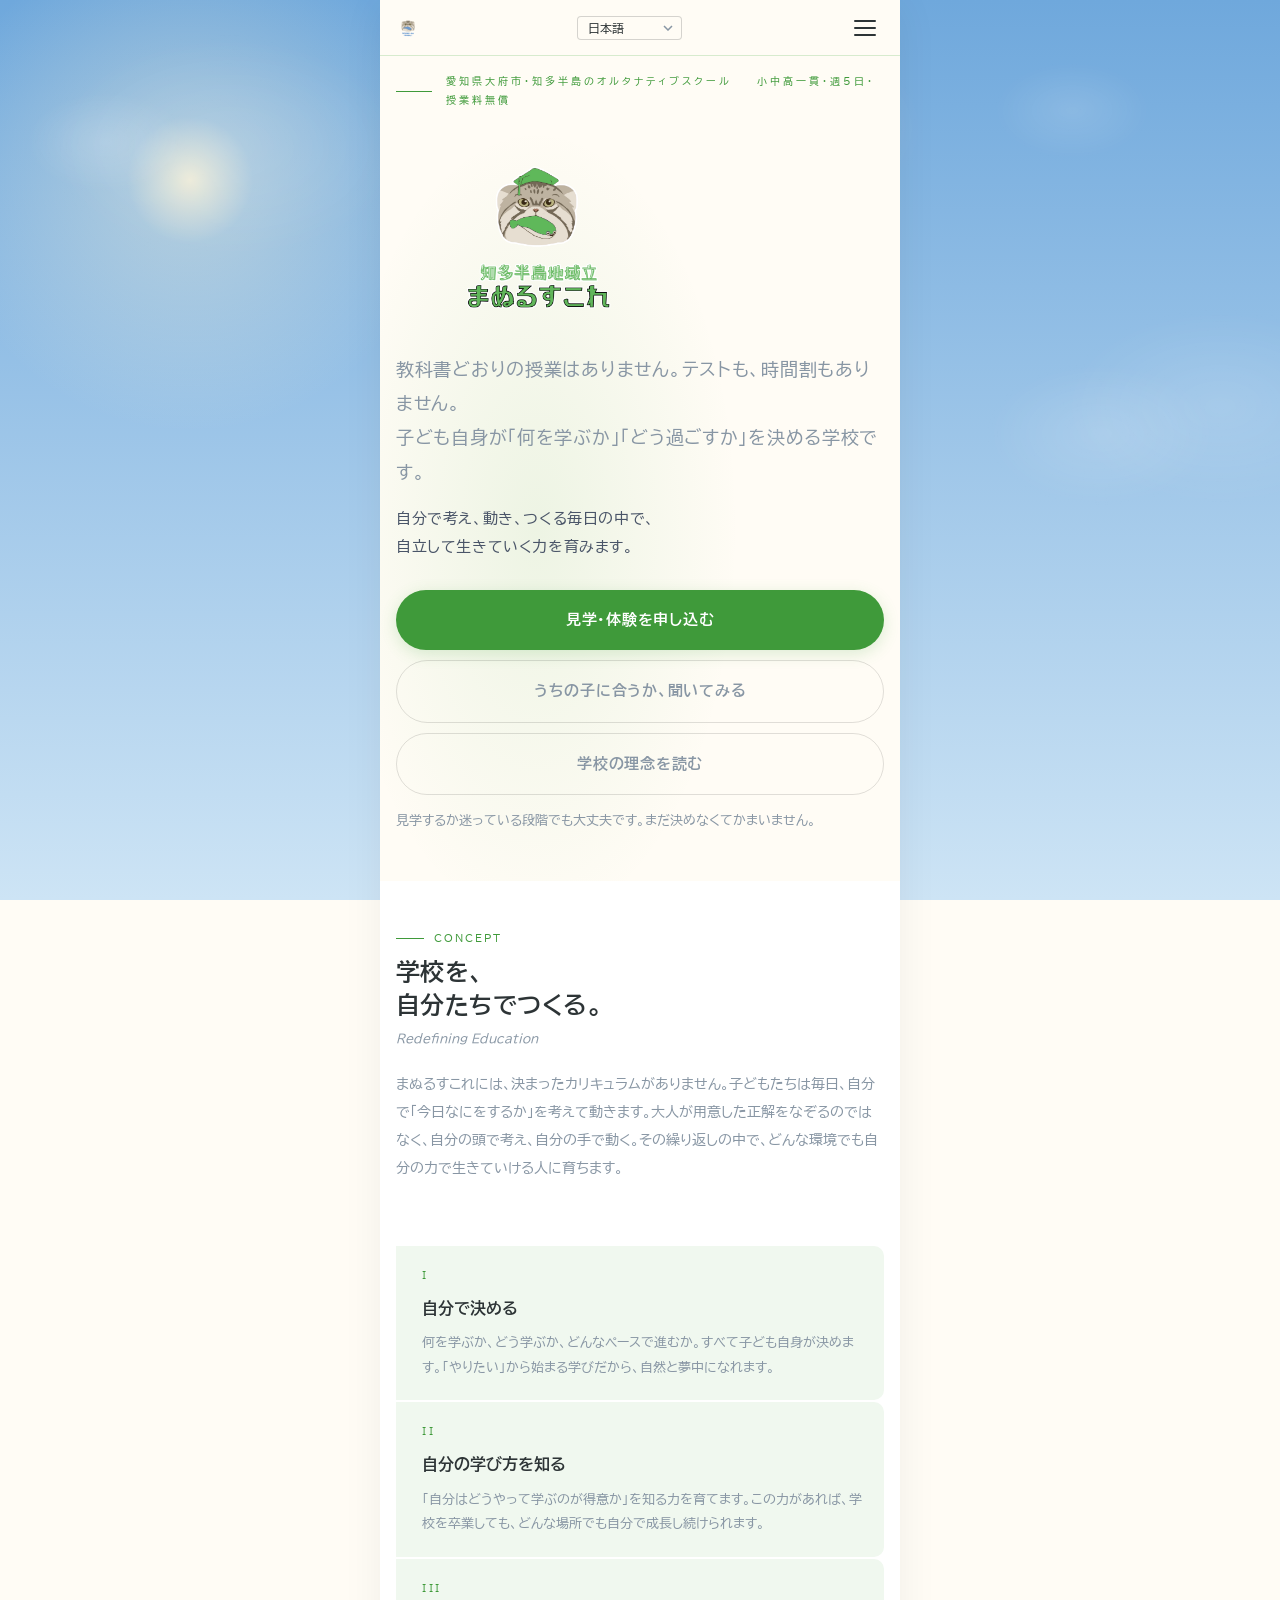
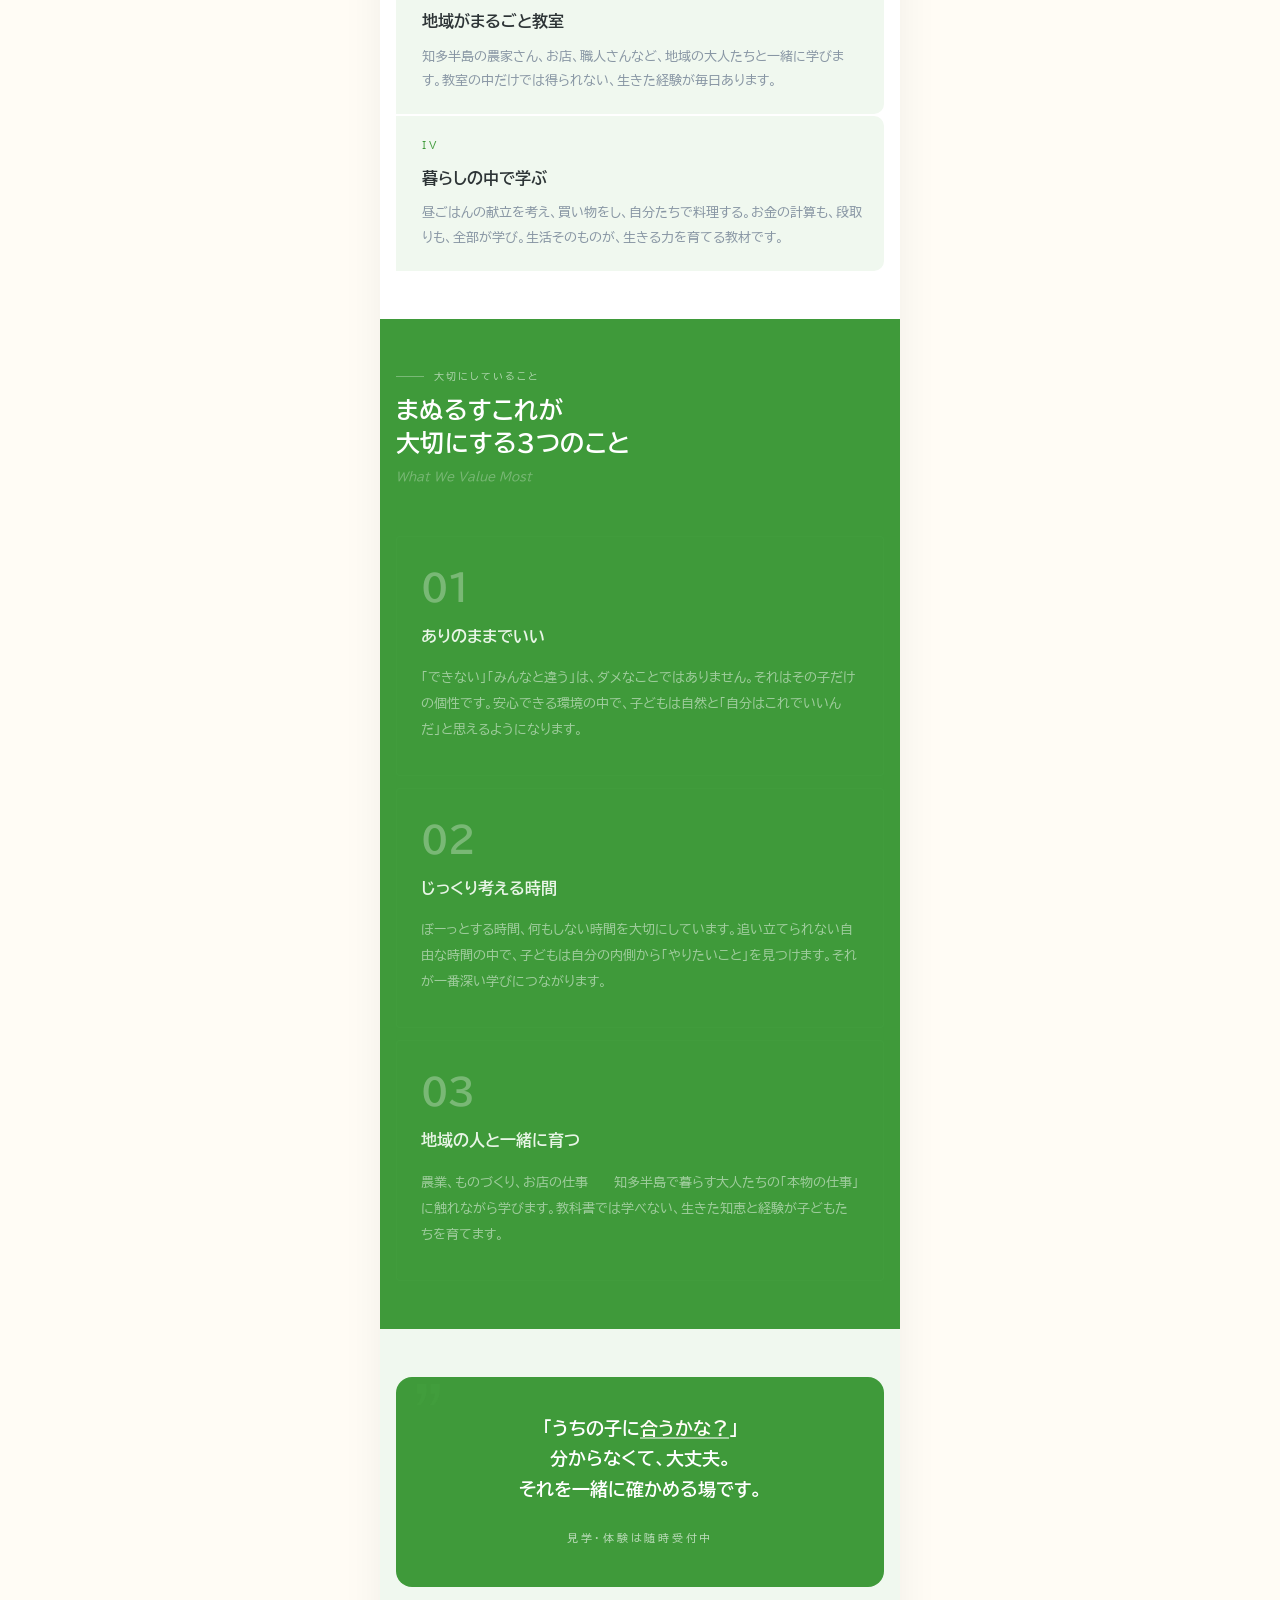
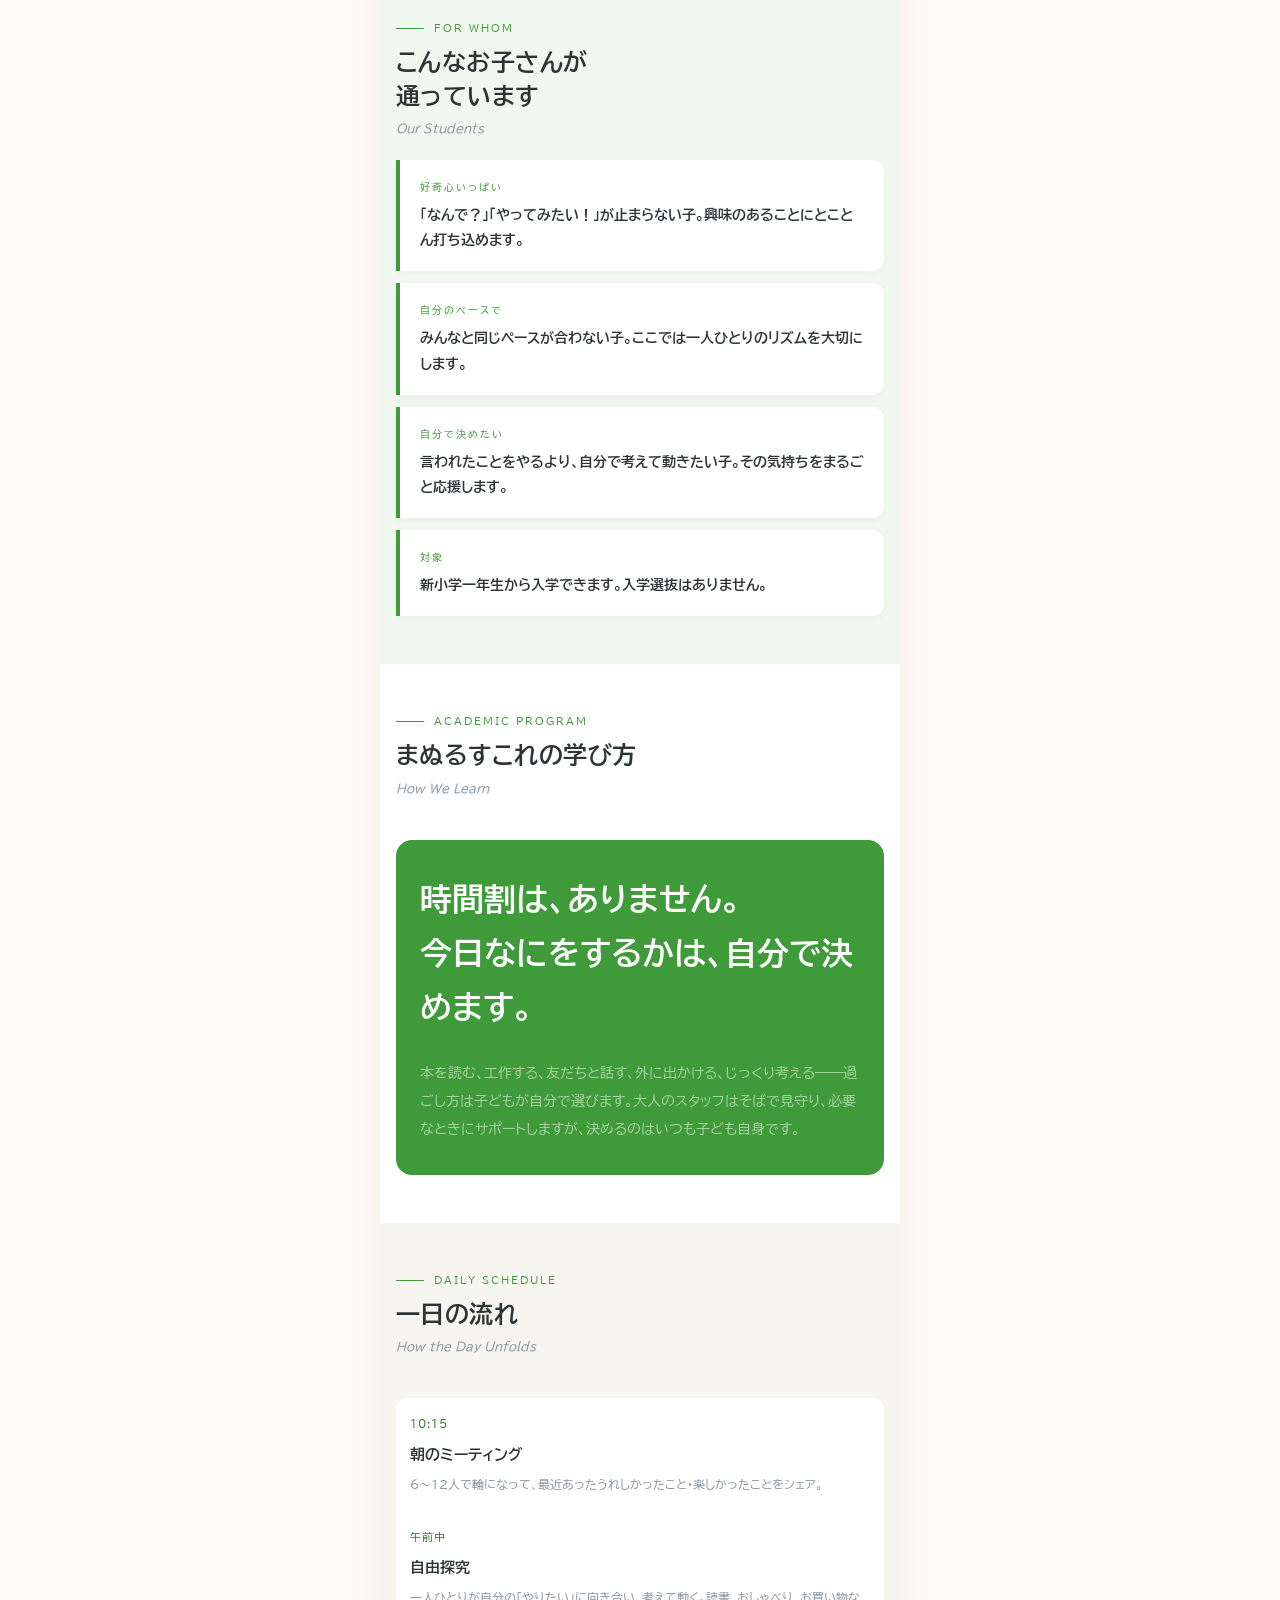
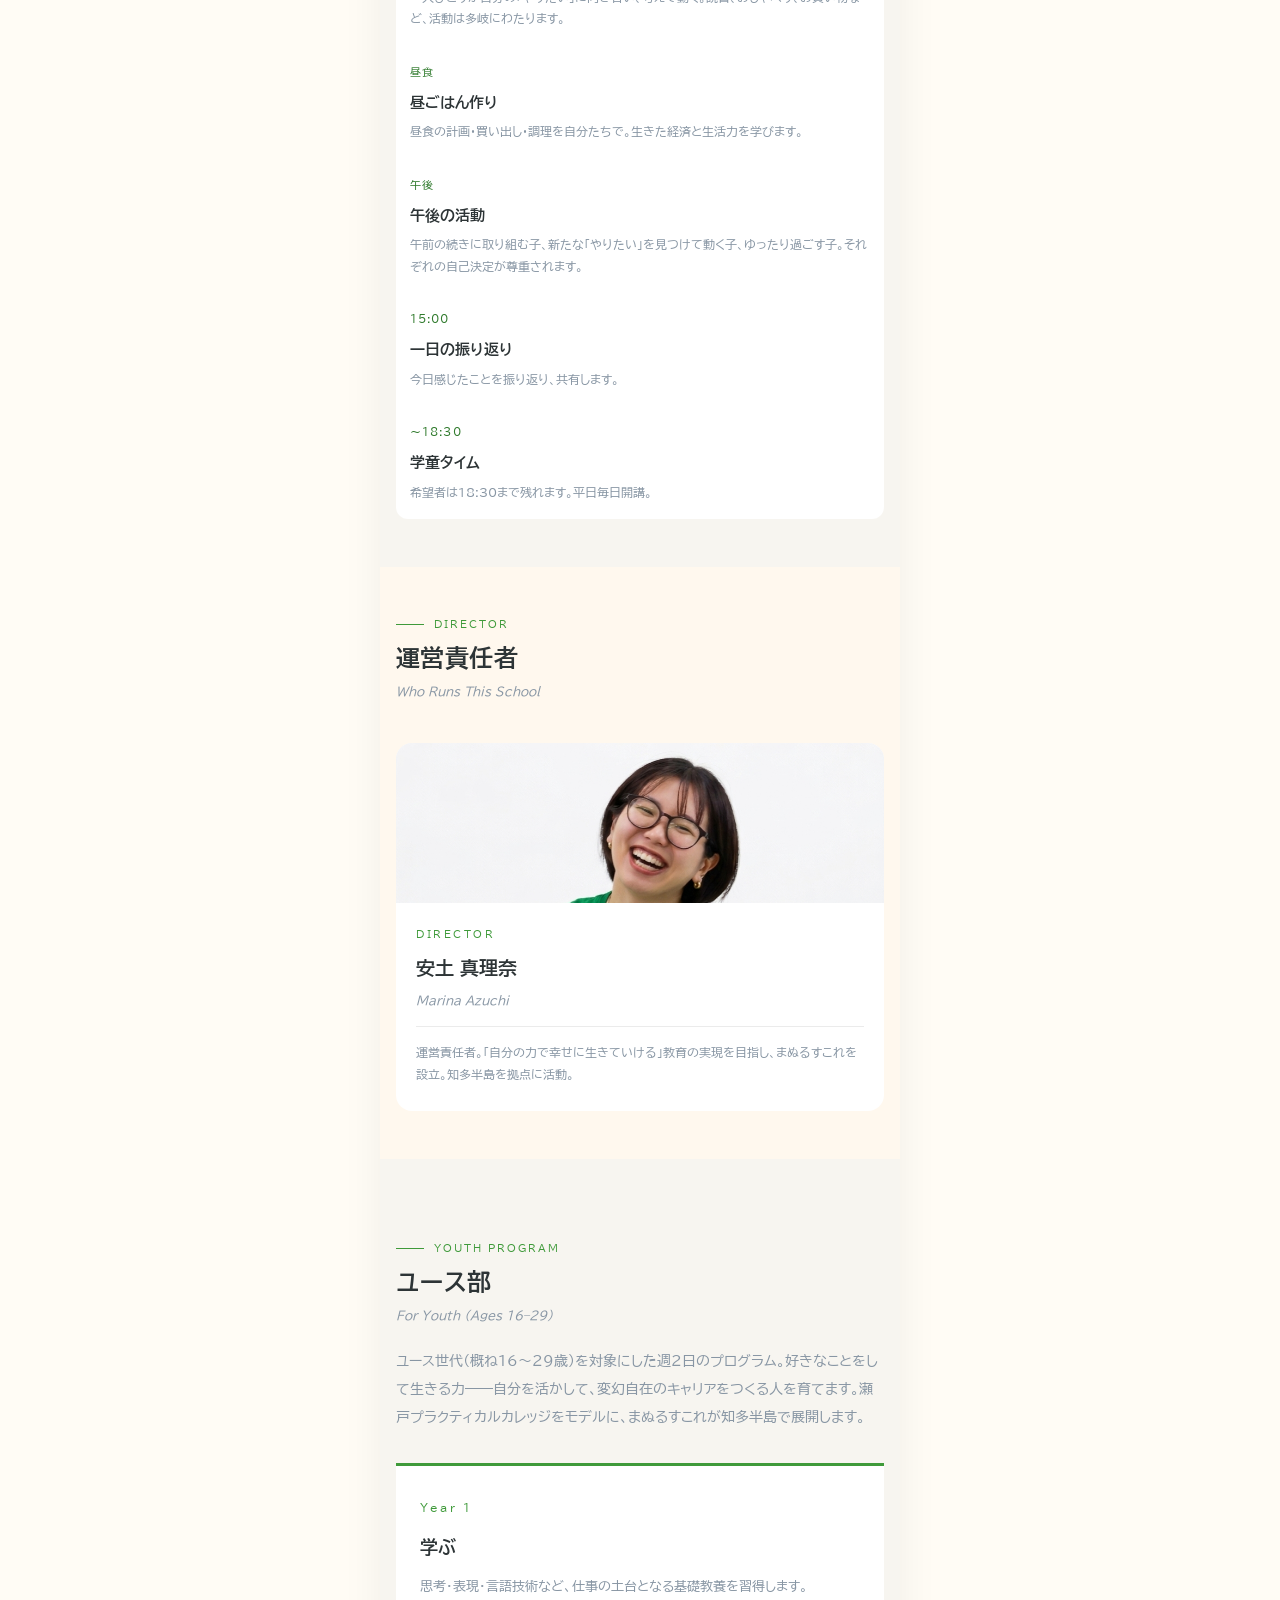
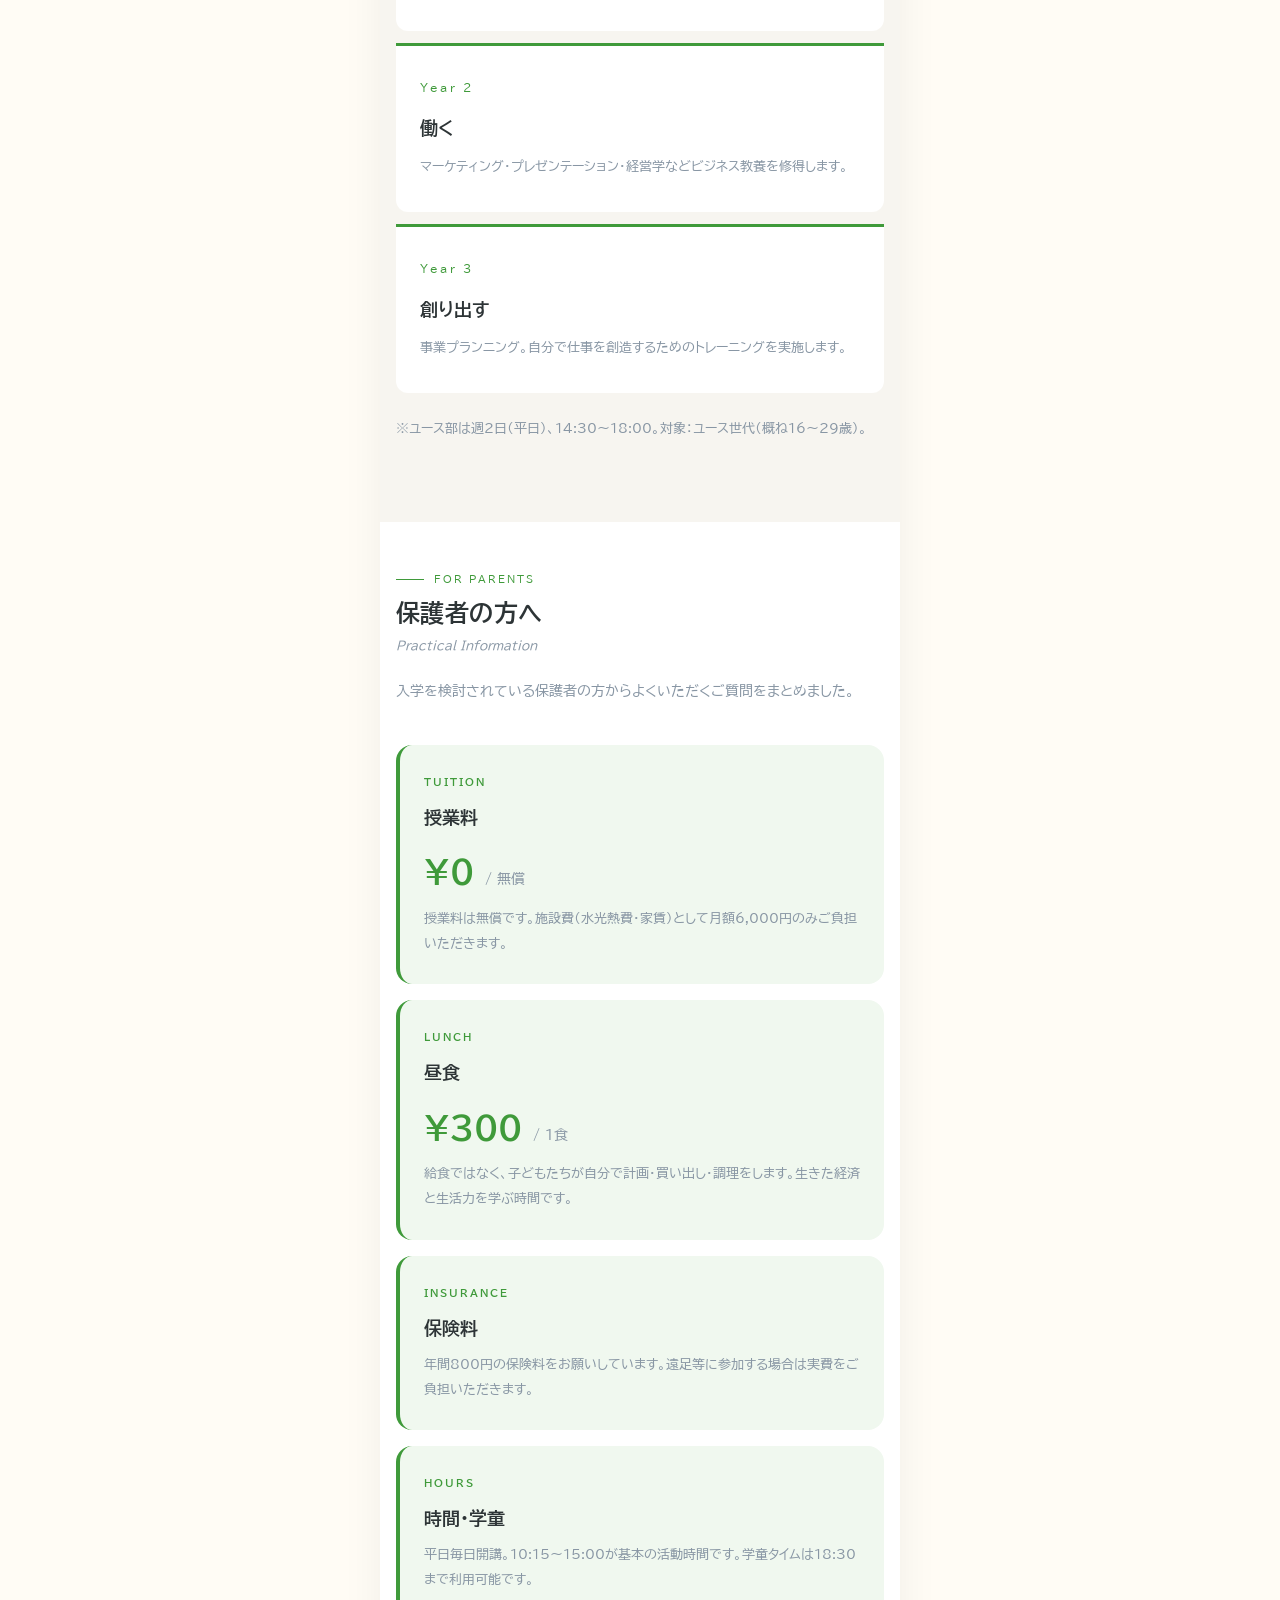
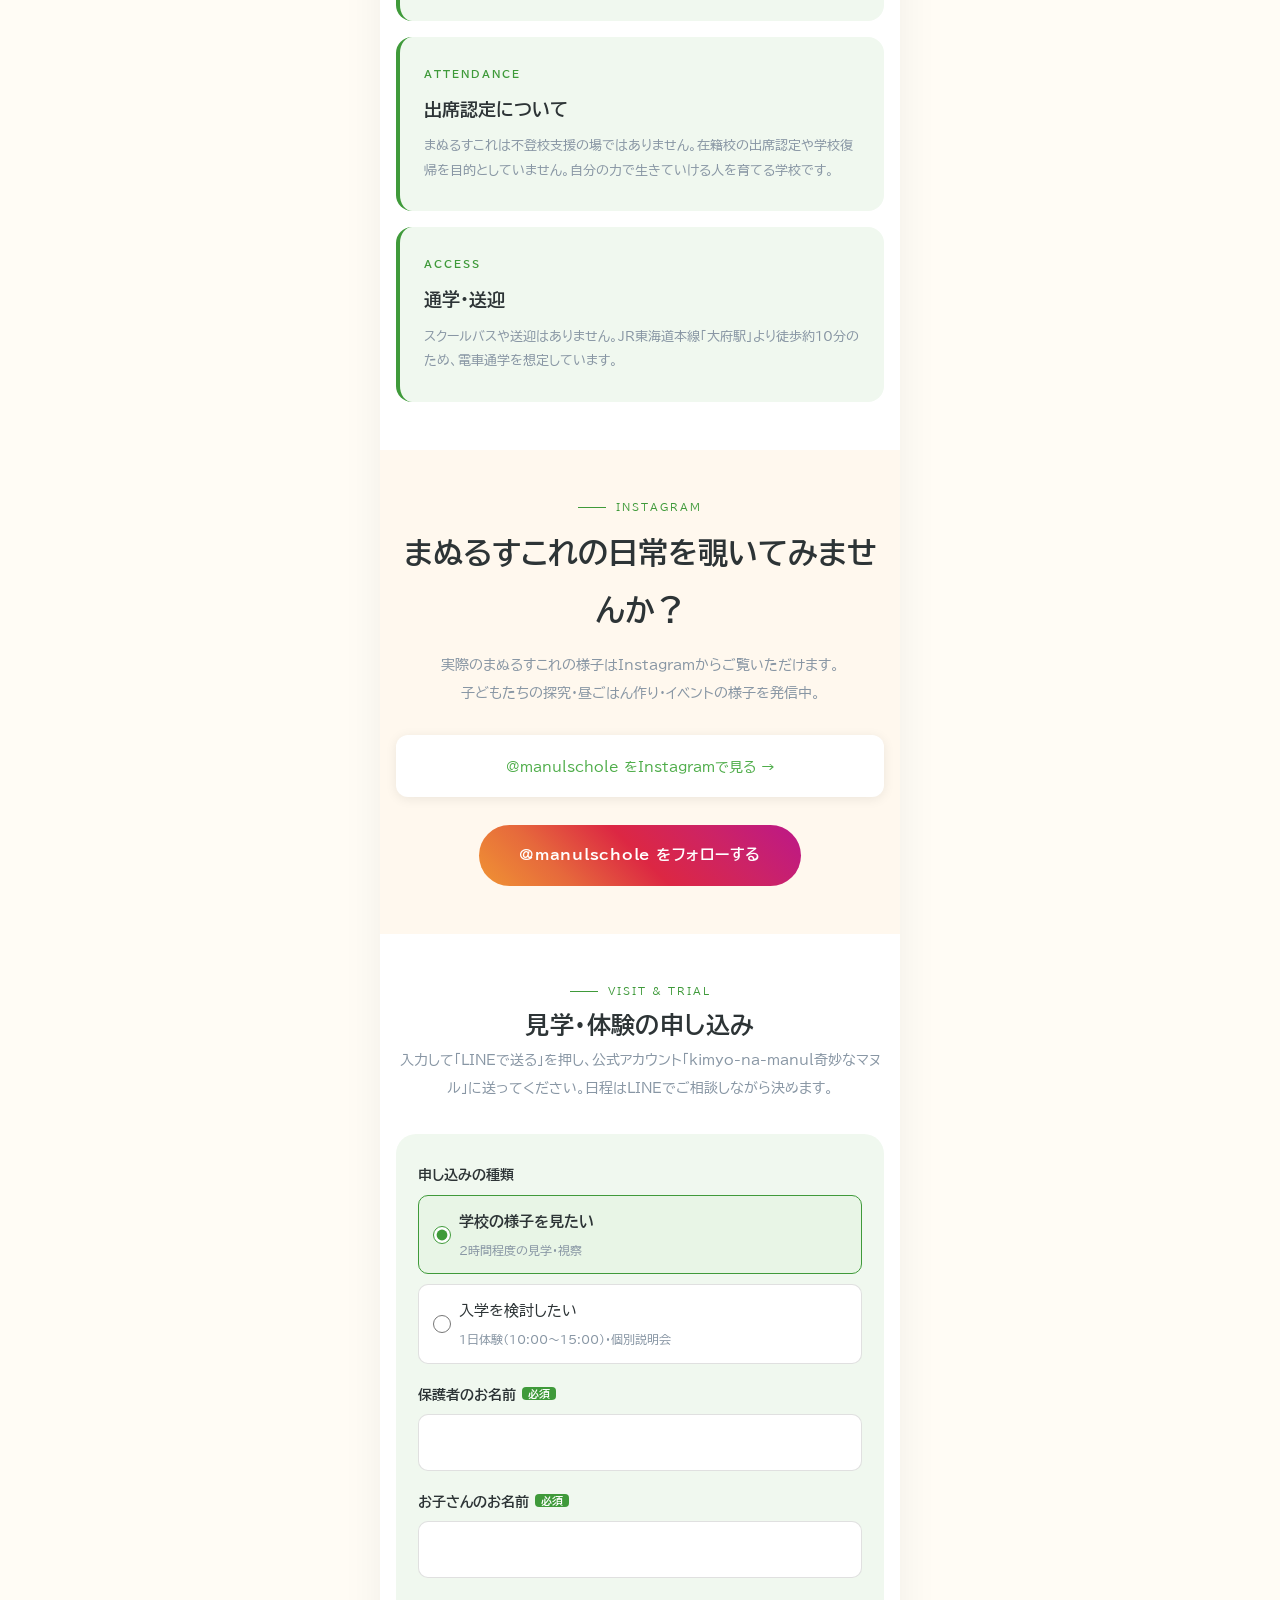
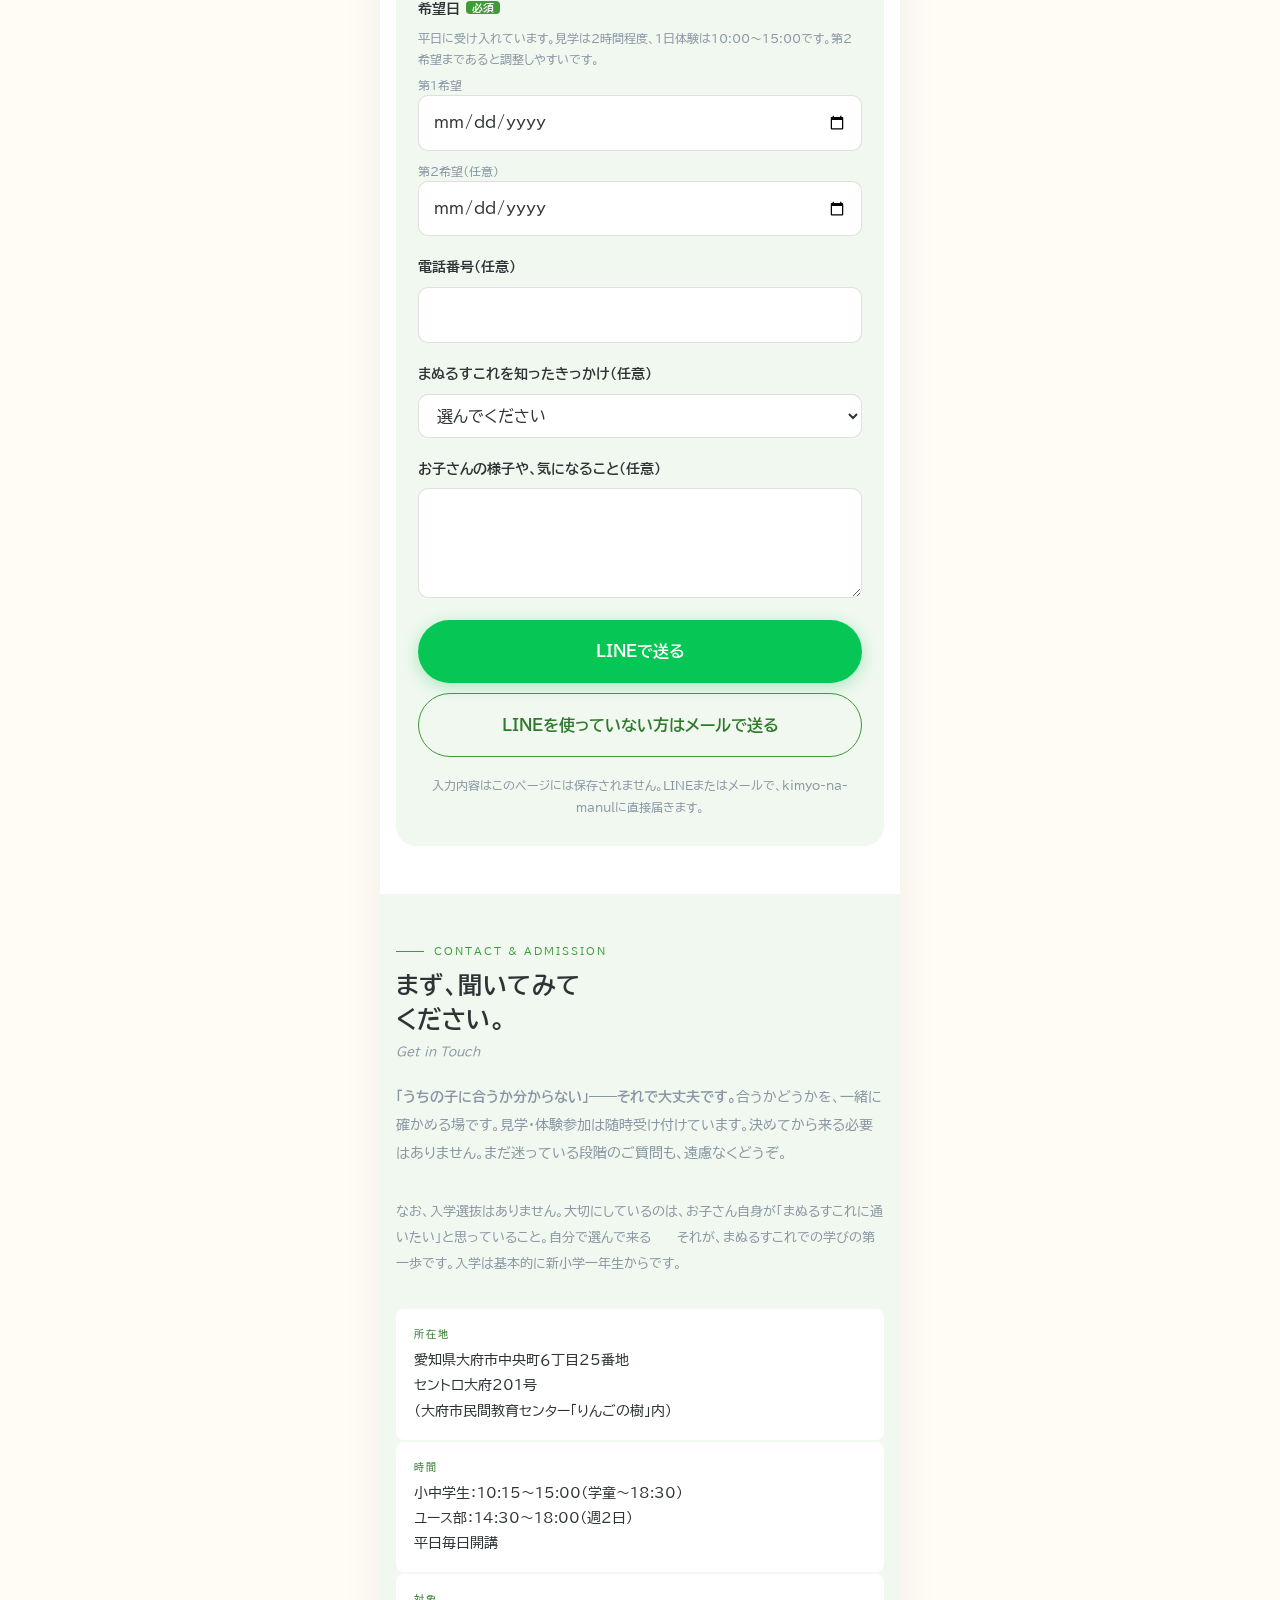
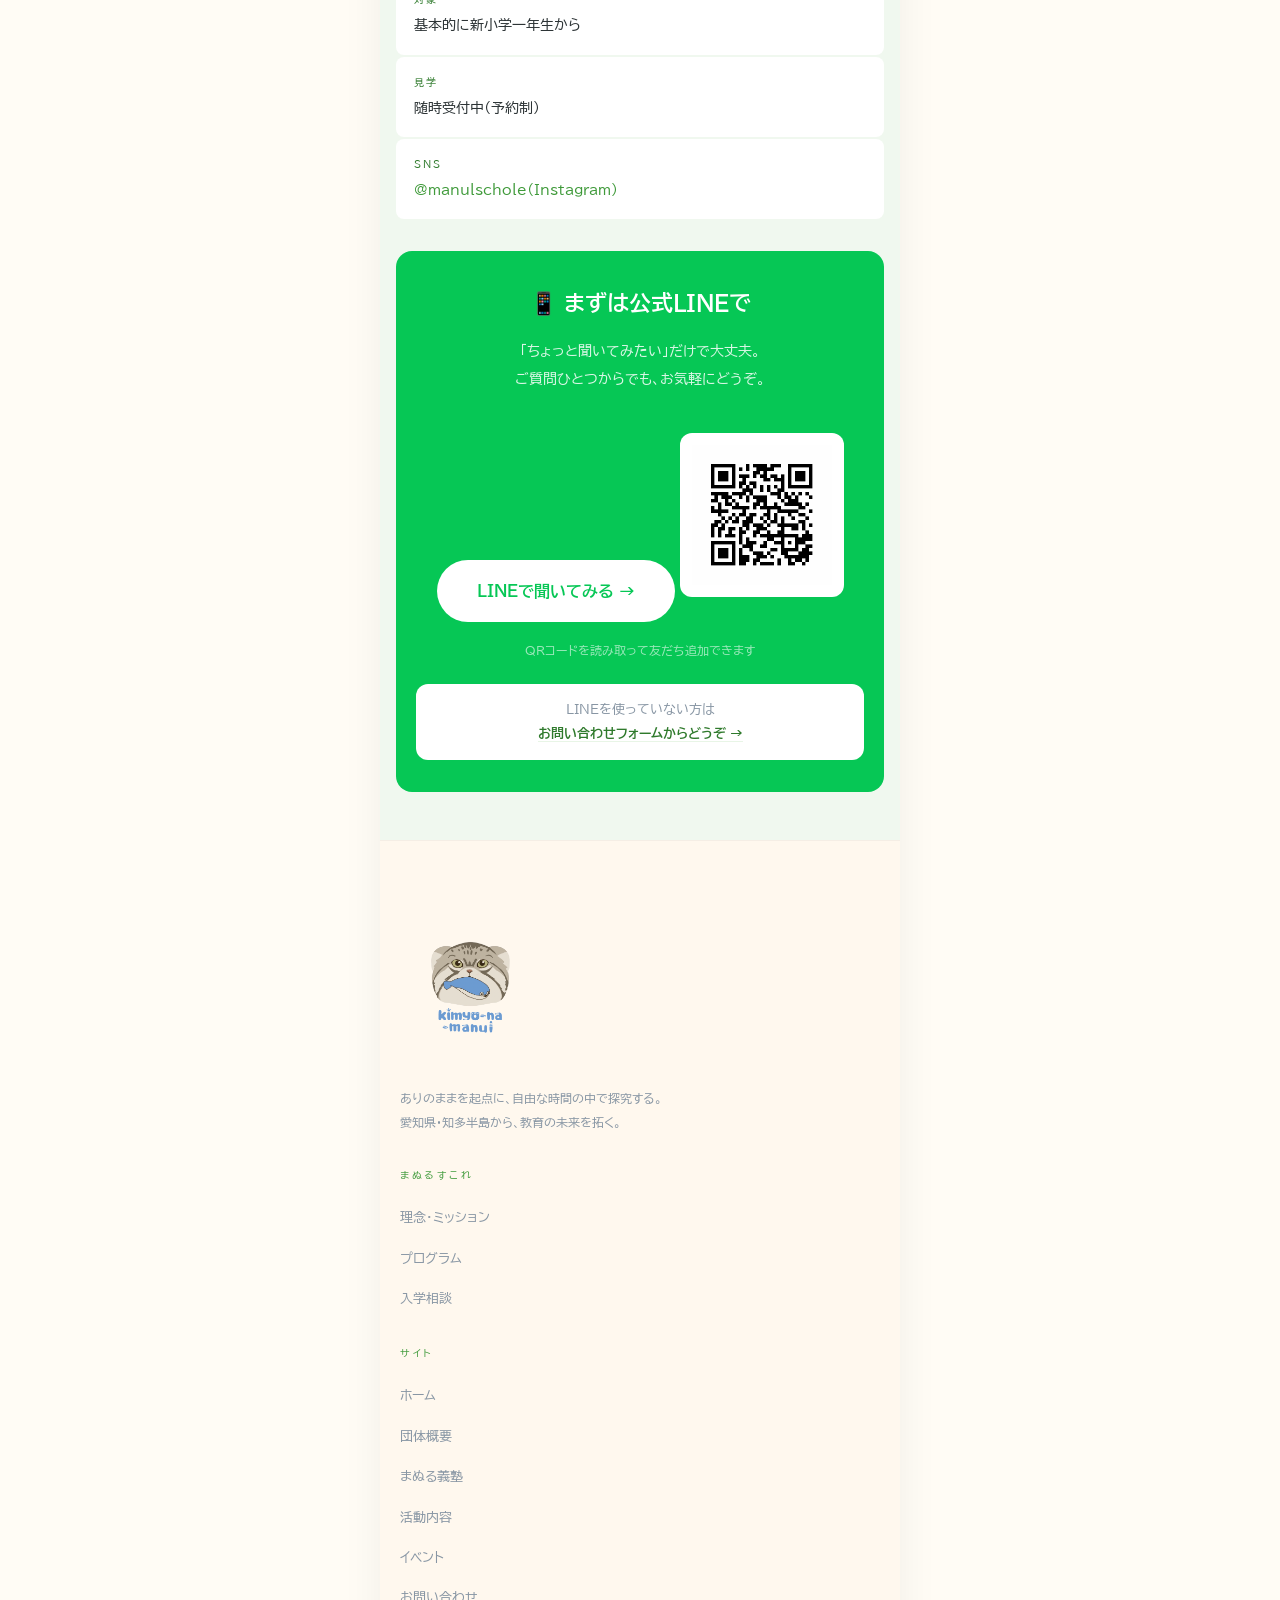
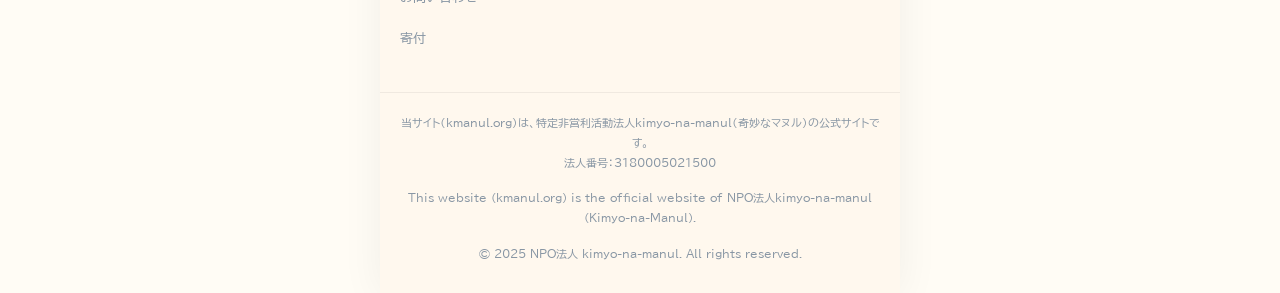
<file: manul-schole.html>
<!DOCTYPE html>
<html lang="ja">
<head>
<meta charset="UTF-8">
<meta name="viewport" content="width=device-width, initial-scale=1.0">
<meta name="google-site-verification" content="Asl8vJE8PZEnxf7R0S0iDRGA7ygkxkPpIfJQhtOvMJY">
<title>まぬるすこれ | 愛知県大府市・知多半島のオルタナティブスクール — 不登校・フリースクールをお探しの方へ | kimyo-na-manul</title>
<meta name="description" content="まぬるすこれは愛知県大府市（知多半島）のオルタナティブスクール。不登校・発達障害の子どもも通える、小中高一貫・週5日・授業料無償の学びの場。フリースクールとは異なり、自己決定と探究で子どもが自分の力で幸せに生きていく力を育みます。NPO法人kimyo-na-manul運営。">
<meta name="keywords" content="まぬるすこれ,Manul Schole,マヌルスコレ,オルタナティブスクール,kimyo-na-manul,奇妙なマヌル,愛知県,愛知県 オルタナティブスクール,知多半島,知多半島 オルタナティブスクール,大府市,自己決定,探究学習,不登校,フリースクール,小中高一貫">
<link rel="canonical" href="https://kmanul.org/manul-schole.html">
<link rel="alternate" hreflang="ja" href="https://kmanul.org/manul-schole.html">
<meta property="og:title" content="まぬるすこれ（Manul Schole）| 愛知県大府市・知多半島のオルタナティブスクール">
<meta property="og:description" content="NPO法人kimyo-na-manulが運営。小中高一貫・週5日・授業料無償。自己決定と探究で子どもの主体性を育む学校。">
<meta property="og:url" content="https://kmanul.org/manul-schole.html">
<meta property="og:type" content="website">
<meta property="og:image" content="https://kmanul.org/assets/logo-manul-schole.png">
<meta property="og:site_name" content="NPO法人 kimyo-na-manul（奇妙なマヌル）">
<meta property="og:locale" content="ja_JP">
<meta name="twitter:card" content="summary_large_image">
<meta name="twitter:title" content="まぬるすこれ | 愛知県大府市・知多半島のオルタナティブスクール">
<meta name="twitter:description" content="NPO法人kimyo-na-manulが運営。小中高一貫・週5日・授業料無償。自己決定と探究の学び。">
<meta name="twitter:image" content="https://kmanul.org/assets/logo-manul-schole.png">
<link rel="icon" href="favicon.ico" type="image/x-icon">
<link rel="stylesheet" href="assets/style.css?v=32">
<script type="application/ld+json">
{
  "@context": "https://schema.org",
  "@type": "School",
  "name": "まぬるすこれ",
  "alternateName": ["Manul Schole", "マヌルスコレ", "まぬるすこれ オルタナティブスクール"],
  "description": "NPO法人kimyo-na-manul（奇妙なマヌル）が運営する愛知県大府市のオルタナティブスクール。小中高一貫・週5日開講。自己決定・探究・地域共育を柱に、子どもが自分の力で幸せに生きていく力を育みます。授業料無償。",
  "url": "https://kmanul.org/manul-schole.html",
  "logo": "https://kmanul.org/assets/logo-manul-schole.png",
  "image": "https://kmanul.org/assets/logo-manul-schole.png",
  "foundingDate": "2026-04-07",
  "address": {
    "@type": "PostalAddress",
    "streetAddress": "中央町6丁目25番地 セントロ大府201号",
    "addressLocality": "大府市",
    "addressRegion": "愛知県",
    "postalCode": "474-0025",
    "addressCountry": "JP"
  },
  "areaServed": {
    "@type": "AdministrativeArea",
    "name": "愛知県知多半島"
  },
  "parentOrganization": {
    "@type": "NonprofitOrganization",
    "name": "NPO法人 kimyo-na-manul",
    "alternateName": "奇妙なマヌル",
    "url": "https://kmanul.org"
  },
  "sameAs": [
    "https://www.instagram.com/manulschole/"
  ],
  "knowsAbout": ["オルタナティブ教育", "自己決定型学習", "探究学習", "地域共育", "LBL"],
  "isAccessibleForFree": true,
  "numberOfStudents": {
    "@type": "QuantitativeValue",
    "unitText": "各学年定員4名"
  }
}
</script>
<script type="application/ld+json">
{
  "@context": "https://schema.org",
  "@type": "BreadcrumbList",
  "itemListElement": [
    {
      "@type": "ListItem",
      "position": 1,
      "name": "kimyo-na-manul",
      "item": "https://kmanul.org/"
    },
    {
      "@type": "ListItem",
      "position": 2,
      "name": "まぬるすこれ",
      "item": "https://kmanul.org/manul-schole.html"
    }
  ]
}
</script>
<script type="application/ld+json">
{
  "@context": "https://schema.org",
  "@type": "FAQPage",
  "mainEntity": [
    {
      "@type": "Question",
      "name": "大府市にフリースクールはありますか？",
      "acceptedAnswer": {
        "@type": "Answer",
        "text": "大府市中央町にオルタナティブスクール「まぬるすこれ」があります。一般的なフリースクール（学校復帰・社会適応を目的とした施設）とは異なり、自己決定・探究・地域共育を柱に、子どもが自分の力で幸せに生きていく力を育む学校です。小中高一貫・週5日開講・授業料無償で運営しています。NPO法人kimyo-na-manul（奇妙なマヌル）が運営。"
      }
    },
    {
      "@type": "Question",
      "name": "不登校の子どもでも通えますか？",
      "acceptedAnswer": {
        "@type": "Answer",
        "text": "はい、不登校・発達障害等の児童生徒もご入学いただけます。ただし、公立の学校に通えないからまぬるすこれに通う、という方はお断りしています。まぬるすこれに通いたいと自分で決断し、選んだ生徒が対象です。出席認定や学校復帰を目的としたフリースクールではなく、自立して生きていく力を伸ばすオルタナティブスクールです。"
      }
    },
    {
      "@type": "Question",
      "name": "まぬるすこれの授業料はいくらですか？",
      "acceptedAnswer": {
        "@type": "Answer",
        "text": "授業料は無償です。施設費（水光熱費・家賃）として月額6,000円、昼食費として1食300円のみご負担いただきます。年間800円の保険料も別途必要です。"
      }
    },
    {
      "@type": "Question",
      "name": "まぬるすこれはどこにありますか？",
      "acceptedAnswer": {
        "@type": "Answer",
        "text": "愛知県大府市中央町6丁目25番地 セントロ大府201号（大府市民間教育センター「りんごの樹」内）にあります。JR東海道本線「大府駅」より徒歩約10分です。"
      }
    }
  ]
}
</script>
<style>
/* ── HERO ── */
.hero {
  min-height: 100vh;
  background: var(--cream);
  display: flex;
  flex-direction: column;
  justify-content: flex-end;
  padding: 0 0 72px;
  position: relative;
  overflow: hidden;
}
.hero-bg {
  position: absolute;
  inset: 0;
  background: radial-gradient(ellipse 60% 70% at 30% 60%, rgba(79,173,74,0.10) 0%, transparent 65%);
  pointer-events: none;
}
.hero-content {
  position: relative;
  z-index: 2;
  max-width: 1120px;
  margin: 0 auto;
  padding: 0 48px;
  width: 100%;
  display: grid;
  grid-template-columns: 1fr 420px;
  gap: 80px;
  align-items: end;
}
.hero-overline {
  font-family: 'BIZ UDPGothic', 'Hiragino Sans', 'Yu Gothic', sans-serif;
  font-size: 11px;
  color: var(--green);
  letter-spacing: 0.3em;
  text-transform: uppercase;
  margin-bottom: 28px;
  display: flex;
  align-items: center;
  gap: 14px;
}
.hero-overline::before {
  content: '';
  display: block;
  width: 40px; height: 1px;
  background: var(--green);
}
.hero-logo { margin-bottom: 24px; }
.hero-logo img { width: min(640px, 95%); height: auto; display: block; }
.hero-catch {
  font-family: 'BIZ UDPGothic', 'Hiragino Sans', 'Yu Gothic', sans-serif;
  font-size: clamp(16px, 2vw, 22px);
  font-weight: 400;
  color: var(--text-mid, #4A5568);
  line-height: 2;
  max-width: 520px;
  margin-bottom: 44px;
  letter-spacing: 0.04em;
}
.hero-actions { display: flex; gap: 14px; flex-wrap: wrap; }
/* CTAの下で、まだ決めなくていいと添える一言。手を止めている人向け */
.hero-reassure {
  font-size: 13px;
  color: var(--text-muted);
  margin-top: 14px;
  line-height: 1.8;
}

.hero-right {}
.hero-quote {
  border-left: 3px solid var(--green);
  padding: 24px 28px;
  margin-bottom: 20px;
  background: rgba(79,173,74,0.05);
  border-radius: 0 12px 12px 0;
}
.hero-quote p {
  font-family: 'BIZ UDPGothic', 'Hiragino Sans', 'Yu Gothic', sans-serif;
  font-size: 15px;
  color: var(--text-mid);
  line-height: 2;
  margin-bottom: 10px;
}
.hero-quote cite {
  font-family: 'BIZ UDPGothic', 'Hiragino Sans', 'Yu Gothic', sans-serif;
  font-size: 10px;
  font-style: normal;
  color: var(--green);
  letter-spacing: 0.25em;
}
.hero-stats {
  display: grid;
  grid-template-columns: 1fr 1fr;
  gap: 2px;
}
.stat-block {
  background: var(--white);
  border: 1px solid rgba(79,173,74,0.15);
  padding: 24px 20px;
  border-radius: 4px;
  transition: border-color 0.2s;
}
.stat-block:hover { border-color: rgba(79,173,74,0.4); }
.stat-number {
  font-family: 'BIZ UDPGothic', 'Hiragino Sans', 'Yu Gothic', sans-serif;
  font-size: 36px;
  font-weight: 700;
  color: var(--green);
  line-height: 1;
  margin-bottom: 8px;
}
.stat-unit { font-size: 14px; font-weight: 300; }
.stat-label {
  font-family: 'BIZ UDPGothic', 'Hiragino Sans', 'Yu Gothic', sans-serif;
  font-size: 11px;
  color: var(--text-muted);
  line-height: 1.7;
}

/* ── CONCEPT ── */
.concept { background: var(--white); }
.concept-grid {
  display: grid;
  grid-template-columns: 1fr 1fr;
  gap: 80px;
  align-items: start;
}
.pillars { display: flex; flex-direction: column; gap: 2px; }
.pillar {
  background: var(--green-bg);
  border-left: 4px solid transparent;
  padding: 24px 28px;
  border-radius: 0 10px 10px 0;
  transition: border-color 0.25s, background 0.25s;
}
.pillar:hover {
  border-left-color: var(--green);
  background: var(--green-light);
}
.pillar-num {
  font-family: 'BIZ UDPGothic', 'Hiragino Sans', 'Yu Gothic', sans-serif;
  font-size: 10px;
  color: var(--green);
  letter-spacing: 0.25em;
  margin-bottom: 8px;
}
.pillar-title {
  font-family: 'BIZ UDPGothic', 'Hiragino Sans', 'Yu Gothic', sans-serif;
  font-size: 17px;
  font-weight: 700;
  color: var(--navy);
  margin-bottom: 8px;
}
.pillar-desc {
  font-family: 'BIZ UDPGothic', 'Hiragino Sans', 'Yu Gothic', sans-serif;
  font-size: 13px;
  color: var(--text-muted);
  line-height: 1.9;
}

/* ── PHILOSOPHY ── */
.philosophy { background: var(--green); }
.phil-grid {
  display: grid;
  grid-template-columns: repeat(3, 1fr);
  gap: 2px;
  margin-top: 48px;
}
.phil-card {
  background: rgba(79,173,74,0.04);
  border: 1px solid rgba(79,173,74,0.12);
  padding: 44px 32px;
  border-radius: 4px;
  transition: background 0.25s, border-color 0.25s;
}
.phil-card:hover {
  background: rgba(79,173,74,0.09);
  border-color: rgba(79,173,74,0.35);
}
.phil-num {
  font-family: 'BIZ UDPGothic', 'Hiragino Sans', 'Yu Gothic', sans-serif;
  font-size: 48px;
  font-weight: 700;
  color: rgba(255,255,255,0.3);
  line-height: 1;
  margin-bottom: 16px;
}
.phil-title {
  font-family: 'BIZ UDPGothic', 'Hiragino Sans', 'Yu Gothic', sans-serif;
  font-size: 18px;
  font-weight: 700;
  color: var(--green-light);
  margin-bottom: 14px;
}
.phil-text {
  font-family: 'BIZ UDPGothic', 'Hiragino Sans', 'Yu Gothic', sans-serif;
  font-size: 13px;
  color: rgba(255,255,255,0.5);
  line-height: 2;
}

/* ── TARGET ── */
.target { background: var(--green-bg); }
.target-grid {
  display: grid;
  grid-template-columns: 1fr 1fr;
  gap: 60px;
  align-items: center;
}
.target-quote {
  background: var(--green);
  border-radius: 20px;
  padding: 48px 40px;
  text-align: center;
  position: relative;
}
.target-quote::before {
  content: '"';
  font-family: 'BIZ UDPGothic', 'Hiragino Sans', 'Yu Gothic', sans-serif;
  font-size: 100px;
  color: rgba(79,173,74,0.15);
  position: absolute;
  top: 10px; left: 24px;
  line-height: 1;
}
.target-quote p {
  font-family: 'BIZ UDPGothic', 'Hiragino Sans', 'Yu Gothic', sans-serif;
  font-size: clamp(18px, 2.5vw, 26px);
  font-weight: 700;
  color: var(--white);
  line-height: 1.7;
  position: relative;
  margin-bottom: 16px;
}
.target-quote p em {
  font-style: normal;
  color: var(--cream);
  border-bottom: 2px solid rgba(255,255,255,0.5);
}
.target-quote cite {
  font-family: 'BIZ UDPGothic', 'Hiragino Sans', 'Yu Gothic', sans-serif;
  font-size: 11px;
  color: rgba(255,255,255,0.65);
  letter-spacing: 0.25em;
  font-style: normal;
}
.target-cards { display: flex; flex-direction: column; gap: 12px; }
.target-card {
  background: var(--white);
  border-left: 4px solid var(--green);
  padding: 22px 24px;
  border-radius: 0 12px 12px 0;
  box-shadow: 0 2px 8px rgba(0,0,0,0.04);
}
.target-card-label {
  font-family: 'BIZ UDPGothic', 'Hiragino Sans', 'Yu Gothic', sans-serif;
  font-size: 10px;
  color: var(--green);
  letter-spacing: 0.2em;
  text-transform: uppercase;
  margin-bottom: 6px;
}
.target-card-text {
  font-family: 'BIZ UDPGothic', 'Hiragino Sans', 'Yu Gothic', sans-serif;
  font-size: 14px;
  color: var(--navy);
  line-height: 1.8;
  font-weight: 700;
}

/* ── PROGRAM ── */
.program { background: var(--white); }
.program-table {
  width: 100%;
  border-collapse: collapse;
  margin-top: 40px;
  border-radius: 16px;
  overflow: hidden;
  box-shadow: 0 2px 16px rgba(0,0,0,0.05);
}
.program-table thead tr { background: var(--green); }
.program-table th {
  font-family: 'BIZ UDPGothic', 'Hiragino Sans', 'Yu Gothic', sans-serif;
  font-size: 11px;
  font-weight: 700;
  color: var(--green);
  letter-spacing: 0.2em;
  text-align: left;
  padding: 18px 24px;
  text-transform: uppercase;
}
.program-table td {
  font-family: 'BIZ UDPGothic', 'Hiragino Sans', 'Yu Gothic', sans-serif;
  font-size: 14px;
  color: var(--text);
  padding: 18px 24px;
  border-bottom: 1px solid var(--stone);
  vertical-align: top;
  line-height: 1.8;
  background: var(--white);
}
.program-table tr:last-child td { border-bottom: none; }
.program-table tr:hover td { background: var(--green-bg); }
.program-table td strong { font-weight: 700; color: var(--navy); }
.tag {
  display: inline-block;
  background: var(--green-light);
  color: var(--green-dark);
  font-family: 'BIZ UDPGothic', 'Hiragino Sans', 'Yu Gothic', sans-serif;
  font-size: 10px;
  letter-spacing: 0.1em;
  padding: 3px 10px;
  margin-right: 4px;
  border-radius: 999px;
}

/* ── DAYFLOW ── */
.dayflow { background: var(--stone); }
.flow-steps {
  display: grid;
  grid-template-columns: repeat(5, 1fr);
  gap: 2px;
  margin-top: 40px;
  border-radius: 16px;
  overflow: hidden;
}
.flow-step {
  background: var(--white);
  padding: 32px 20px;
  text-align: center;
  transition: background 0.25s;
  cursor: default;
}
.flow-step:hover { background: var(--green); }
.flow-step:hover .flow-time,
.flow-step:hover .flow-name { color: var(--green); }
.flow-step:hover .flow-desc { color: rgba(255,255,255,0.5); }
.flow-time {
  font-family: 'BIZ UDPGothic', 'Hiragino Sans', 'Yu Gothic', sans-serif;
  font-size: 13px;
  color: var(--green-dark);
  letter-spacing: 0.1em;
  margin-bottom: 10px;
  transition: color 0.25s;
}
.flow-name {
  font-family: 'BIZ UDPGothic', 'Hiragino Sans', 'Yu Gothic', sans-serif;
  font-size: 15px;
  font-weight: 700;
  color: var(--navy);
  margin-bottom: 8px;
  transition: color 0.25s;
}
.flow-desc {
  font-family: 'BIZ UDPGothic', 'Hiragino Sans', 'Yu Gothic', sans-serif;
  font-size: 11px;
  color: var(--text-muted);
  line-height: 1.8;
  transition: color 0.25s;
}

/* ── TEAM ── */
.team { background: var(--warm-white); }
.team-grid {
  display: grid;
  grid-template-columns: repeat(3, 1fr);
  gap: 20px;
  margin-top: 40px;
}
.team-card {
  background: var(--white);
  border-radius: 16px;
  overflow: hidden;
  border-bottom: 3px solid transparent;
  transition: border-color 0.25s, box-shadow 0.25s;
}
.team-card:hover { border-bottom-color: var(--green); box-shadow: 0 8px 24px rgba(79,173,74,0.12); }
.team-photo {
  width: 100%; height: 280px;
  object-fit: cover;
  object-position: center 15%;
  display: block;
  background: rgba(255,255,255,0.06);
}
.team-photo-placeholder {
  width: 100%; height: 200px;
  background: rgba(79,173,74,0.08);
  display: flex;
  align-items: center;
  justify-content: center;
  font-family: 'BIZ UDPGothic', 'Hiragino Sans', 'Yu Gothic', sans-serif;
  font-size: 48px;
  color: rgba(79,173,74,0.4);
}
.team-body { padding: 28px 24px; }
.team-role {
  font-family: 'BIZ UDPGothic', 'Hiragino Sans', 'Yu Gothic', sans-serif;
  font-size: 10px;
  color: var(--green);
  letter-spacing: 0.25em;
  text-transform: uppercase;
  margin-bottom: 6px;
}
.team-name {
  font-family: 'BIZ UDPGothic', 'Hiragino Sans', 'Yu Gothic', sans-serif;
  font-size: 19px;
  font-weight: 700;
  color: var(--text);
  margin-bottom: 3px;
}
.team-name-en {
  font-family: 'BIZ UDPGothic', 'Hiragino Sans', 'Yu Gothic', sans-serif;
  font-size: 12px;
  font-style: italic;
  color: var(--text-muted);
  margin-bottom: 14px;
}
.team-bio {
  font-family: 'BIZ UDPGothic', 'Hiragino Sans', 'Yu Gothic', sans-serif;
  font-size: 12px;
  color: var(--text-muted);
  line-height: 1.9;
  border-top: 1px solid rgba(0,0,0,0.08);
  padding-top: 14px;
}

/* ── PARENTS ── */
.parents { background: var(--white); }
.parents-grid {
  display: grid;
  grid-template-columns: repeat(2, 1fr);
  gap: 16px;
  margin-top: 40px;
}
.parent-card {
  background: var(--green-bg);
  border-radius: 16px;
  padding: 28px 24px;
  border-left: 4px solid var(--green);
}
.parent-card-label {
  font-family: 'BIZ UDPGothic', 'Hiragino Sans', 'Yu Gothic', sans-serif;
  font-size: 10px;
  font-weight: 700;
  color: var(--green);
  letter-spacing: 0.2em;
  text-transform: uppercase;
  margin-bottom: 8px;
}
.parent-card-title {
  font-family: 'BIZ UDPGothic', 'Hiragino Sans', 'Yu Gothic', sans-serif;
  font-size: 18px;
  font-weight: 700;
  color: var(--navy);
  margin-bottom: 8px;
}
.parent-card-text {
  font-family: 'BIZ UDPGothic', 'Hiragino Sans', 'Yu Gothic', sans-serif;
  font-size: 13px;
  color: var(--text-muted);
  line-height: 1.9;
}
.parent-card-price {
  font-family: 'BIZ UDPGothic', 'Hiragino Sans', 'Yu Gothic', sans-serif;
  font-size: 32px;
  font-weight: 700;
  color: var(--green);
  margin: 8px 0 4px;
}
.parent-card-price span {
  font-family: 'BIZ UDPGothic', 'Hiragino Sans', 'Yu Gothic', sans-serif;
  font-size: 14px;
  font-weight: 400;
  color: var(--text-muted);
}

/* ── INSTAGRAM ── */
.insta-banner {
  background: var(--warm-white);
  text-align: center;
}
.insta-banner h2 {
  font-family: 'BIZ UDPGothic', 'Hiragino Sans', 'Yu Gothic', sans-serif;
  font-size: clamp(20px, 3vw, 30px);
  font-weight: 700;
  color: var(--text);
  margin-bottom: 12px;
}
.insta-banner p {
  font-family: 'BIZ UDPGothic', 'Hiragino Sans', 'Yu Gothic', sans-serif;
  font-size: 14px;
  color: var(--text-muted);
  line-height: 2;
  margin-bottom: 28px;
}
.btn-insta {
  background: linear-gradient(45deg, #f09433, #e6683c, #dc2743, #cc2366, #bc1888);
  color: var(--white);
  font-family: 'BIZ UDPGothic', 'Hiragino Sans', 'Yu Gothic', sans-serif;
  font-size: 15px;
  font-weight: 700;
  letter-spacing: 0.05em;
  padding: 16px 40px;
  text-decoration: none;
  border-radius: 999px;
  display: inline-block;
  transition: all 0.25s;
}
.btn-insta:hover { transform: translateY(-2px); box-shadow: 0 6px 24px rgba(225,48,108,0.4); }

/* ── CONTACT ── */
.contact { background: var(--green-bg); }
.contact-grid {
  display: grid;
  grid-template-columns: 1fr 1fr;
  gap: 72px;
  align-items: start;
}
.contact-info { display: flex; flex-direction: column; gap: 2px; }
.contact-row {
  background: var(--white);
  padding: 20px 24px;
  display: flex;
  gap: 20px;
  align-items: flex-start;
  border-radius: 8px;
}
.contact-label {
  font-family: 'BIZ UDPGothic', 'Hiragino Sans', 'Yu Gothic', sans-serif;
  font-size: 10px;
  color: var(--green-dark);
  letter-spacing: 0.2em;
  text-transform: uppercase;
  width: 64px;
  flex-shrink: 0;
  padding-top: 3px;
}
.contact-value {
  font-family: 'BIZ UDPGothic', 'Hiragino Sans', 'Yu Gothic', sans-serif;
  font-size: 14px;
  color: var(--navy);
  line-height: 1.8;
}
.line-cta-box {
  background: #06C755;
  border-radius: 20px;
  padding: 44px 36px;
  text-align: center;
}
.line-cta-box h3 {
  font-family: 'BIZ UDPGothic', 'Hiragino Sans', 'Yu Gothic', sans-serif;
  font-size: 22px;
  font-weight: 700;
  color: var(--white);
  margin-bottom: 12px;
}
.line-cta-box p {
  font-family: 'BIZ UDPGothic', 'Hiragino Sans', 'Yu Gothic', sans-serif;
  font-size: 14px;
  color: rgba(255,255,255,0.85);
  line-height: 2;
  margin-bottom: 20px;
}
.btn-line {
  background: var(--white);
  color: #06C755;
  font-family: 'BIZ UDPGothic', 'Hiragino Sans', 'Yu Gothic', sans-serif;
  font-size: 16px;
  font-weight: 700;
  padding: 16px 40px;
  text-decoration: none;
  border-radius: 999px;
  display: inline-block;
  transition: all 0.25s;
}
.btn-line:hover { transform: translateY(-2px); box-shadow: 0 6px 20px rgba(0,0,0,0.15); }
.line-qr {
  margin-top: 20px;
  display: inline-block;
  background: var(--white);
  padding: 12px;
  border-radius: 12px;
}
/* LINEを使わない人の逃げ道。白帯＋暗い文字で確実に読めるようにする
   （囲みの LINE 緑に白文字だとコントラストが足りないため） */
.line-alt {
  margin-top: 22px;
  background: var(--white);
  border-radius: 12px;
  padding: 14px 18px;
  font-size: 13px;
  line-height: 1.85;
}
.line-alt span { color: var(--text-muted); display: block; }
.line-alt a {
  color: var(--green-dark);
  font-weight: 700;
  text-decoration: none;
  border-bottom: 1px solid var(--green-light);
  padding-bottom: 1px;
}
.line-alt a:hover { border-bottom-color: var(--green-dark); }

/* ── PROGRAM BOX ── */
.program-box {
  background: var(--green);
  border-radius: 20px;
  padding: 48px 40px;
  margin-top: 40px;
}

/* ── YOUTH GRID ── */
.youth-grid {
  display: grid;
  grid-template-columns: repeat(3, 1fr);
  gap: 16px;
}

@media (max-width: 900px) {
  .program-box { padding: 32px 24px; border-radius: 16px; }
  .youth-grid { grid-template-columns: 1fr; gap: 12px; }
  .hero { min-height: auto; padding: 0 0 48px; }
  .hero-content { grid-template-columns: 1fr; gap: 40px; padding: 0 20px; padding-top: 80px; }
  .hero-right { display: none; }
  .hero-logo img { width: min(320px, 85%); }
  .hero-overline { font-size: 10px; margin-bottom: 20px; }
  .hero-catch { font-size: 16px; margin-bottom: 28px; line-height: 1.9; }
  .hero-actions { flex-direction: column; gap: 10px; }
  .hero-actions a { width: 100%; text-align: center; }

  .concept-grid { grid-template-columns: 1fr; gap: 32px; }
  .pillar { padding: 20px 22px; }
  .pillar-title { font-size: 16px; }
  .pillar-desc { font-size: 13px; }

  .phil-grid { grid-template-columns: 1fr; gap: 12px; }
  .phil-card { padding: 32px 24px; }
  .phil-num { font-size: 36px; }
  .phil-title { font-size: 16px; }

  .target-grid { grid-template-columns: 1fr; gap: 32px; }
  .target-quote { padding: 36px 24px; border-radius: 16px; }
  .target-quote::before { font-size: 72px; top: 6px; left: 16px; }
  .target-card { padding: 18px 20px; }

  .flow-steps { grid-template-columns: 1fr; gap: 0; border-radius: 12px; }
  .flow-step { padding: 20px 20px; text-align: left; }
  .flow-time { font-size: 12px; margin-bottom: 6px; }
  .flow-name { font-size: 15px; margin-bottom: 4px; }
  .flow-desc { font-size: 12px; }

  .team-grid { grid-template-columns: 1fr !important; max-width: 100% !important; }
  .team-photo { height: 180px; }
  .team-body { padding: 22px 20px; }

  .parents-grid { grid-template-columns: 1fr; }
  .contact-grid { grid-template-columns: 1fr; gap: 32px; }
  .line-cta-box { padding: 32px 20px; border-radius: 16px; }
  .contact-row { padding: 16px 18px; flex-direction: column; gap: 4px; }
  .contact-label { width: auto; padding-top: 0; }
  .form-input, .form-textarea, .form-select { font-size: 16px; padding: 14px 16px; }
  .form-submit { padding: 18px; font-size: 15px; }
}

@media (max-width: 600px) {
  .hero-content { padding: 0 16px; padding-top: 72px; }
  .hero-logo img { width: min(280px, 80%); }
  .hero-catch { font-size: 15px; }

  .target-quote p { font-size: 18px; }

  .flow-step { gap: 12px; padding: 16px 14px; }
  .flow-time { min-width: 64px; font-size: 11px; }

  .team-photo { height: 160px; }
}

[lang-hide] { display: none !important; }

/* phone-frame: force mobile layout */
.program-box { padding: 32px 24px; border-radius: 16px; }
.youth-grid { grid-template-columns: 1fr; gap: 12px; }
.hero { min-height: auto; padding: 0 0 48px; }
.hero-content { grid-template-columns: 1fr; gap: 40px; padding: 0 16px; padding-top: 72px; }
.hero-right { display: none; }
.hero-logo img { width: min(280px, 80%); }
.hero-overline { font-size: 10px; margin-bottom: 20px; }
.hero-catch { font-size: 15px; margin-bottom: 28px; line-height: 1.9; }
.hero-actions { flex-direction: column; gap: 10px; }
.hero-actions a { width: 100%; text-align: center; }
.concept-grid { grid-template-columns: 1fr; gap: 32px; }
.pillar { padding: 20px 22px; }
.pillar-title { font-size: 16px; }
.pillar-desc { font-size: 13px; }
.phil-grid { grid-template-columns: 1fr; gap: 12px; }
.phil-card { padding: 32px 24px; }
.phil-num { font-size: 36px; }
.phil-title { font-size: 16px; }
.target-grid { grid-template-columns: 1fr; gap: 32px; }
.target-quote { padding: 36px 24px; border-radius: 16px; }
.target-quote::before { font-size: 72px; top: 6px; left: 16px; }
.target-quote p { font-size: 18px; }
.target-card { padding: 18px 20px; }
.flow-steps { grid-template-columns: 1fr; gap: 0; border-radius: 12px; }
.flow-step { padding: 16px 14px; text-align: left; gap: 12px; }
.flow-time { min-width: 64px; font-size: 11px; margin-bottom: 6px; }
.flow-name { font-size: 15px; margin-bottom: 4px; }
.flow-desc { font-size: 12px; }
.team-grid { grid-template-columns: 1fr !important; max-width: 100% !important; }
.team-photo { height: 160px; }
.team-body { padding: 22px 20px; }
.parents-grid { grid-template-columns: 1fr; }
.contact-grid { grid-template-columns: 1fr; gap: 32px; }
.line-cta-box { padding: 32px 20px; border-radius: 16px; }
.contact-row { padding: 16px 18px; flex-direction: column; gap: 4px; }
.contact-label { width: auto; padding-top: 0; }
.form-input, .form-textarea, .form-select { font-size: 16px; padding: 14px 16px; }
.form-submit { padding: 18px; font-size: 15px; }

/* ── 見学・体験の申し込み ──
   HPには受け取る仕組みがないので、入力内容を本文にした公式LINE（またはメール）を開いて送ってもらう */
.trial { background: var(--white); }
.trial-form {
  max-width: 640px;
  margin: 32px auto 0;
  background: var(--green-bg);
  border-radius: 20px;
  padding: 28px 22px;
  display: grid;
  gap: 18px;
}
.trial-field { display: grid; gap: 6px; }
.trial-label {
  font-size: 14px;
  font-weight: 700;
  color: var(--text);
}
.trial-req {
  font-size: 11px;
  font-weight: 700;
  color: var(--white);
  background: var(--green);
  border-radius: 4px;
  padding: 1px 6px;
  margin-left: 6px;
  vertical-align: 2px;
}
.trial-hint { font-size: 12px; color: var(--text-muted); line-height: 1.7; }
.trial-input, .trial-select, .trial-textarea {
  width: 100%;
  font: inherit;
  font-size: 16px; /* iPhoneで入力時に拡大されないよう16px */
  color: var(--text);
  background: var(--white);
  border: 1.5px solid rgba(0,0,0,0.12);
  border-radius: 10px;
  padding: 12px 14px;
}
.trial-textarea { min-height: 110px; resize: vertical; line-height: 1.8; }
.trial-input:focus, .trial-select:focus, .trial-textarea:focus {
  outline: none;
  border-color: var(--green);
  box-shadow: 0 0 0 3px rgba(63,154,58,0.18);
}
.trial-input[aria-invalid="true"], .trial-select[aria-invalid="true"] { border-color: var(--red); }
.trial-choices { display: flex; gap: 10px; flex-wrap: wrap; }
.trial-choice {
  flex: 1 1 120px;
  display: flex;
  align-items: center;
  gap: 8px;
  background: var(--white);
  border: 1.5px solid rgba(0,0,0,0.12);
  border-radius: 10px;
  padding: 12px 14px;
  font-size: 15px;
  cursor: pointer;
}
.trial-choice:has(input:checked) { border-color: var(--green); background: var(--green-light); font-weight: 700; }
.trial-choice { flex-basis: 100%; }
.trial-choice input { accent-color: var(--green); width: 18px; height: 18px; flex-shrink: 0; }
.trial-choice small { display: block; font-size: 12px; font-weight: 400; color: var(--text-muted); margin-top: 2px; }
.trial-dates { display: grid; grid-template-columns: 1fr; gap: 10px; }
.trial-error {
  font-size: 13px;
  color: var(--red-dark);
  background: var(--red-light);
  border-radius: 8px;
  padding: 10px 12px;
  display: none;
}
.trial-error.show { display: block; }
.trial-send { display: grid; gap: 10px; margin-top: 4px; }
.trial-send button {
  font: inherit;
  font-size: 16px;
  font-weight: 700;
  border: none;
  border-radius: 999px;
  padding: 16px 20px;
  cursor: pointer;
}
.trial-send .trial-line { background: #06C755; color: #fff; box-shadow: 0 4px 16px rgba(6,199,85,0.3); }
.trial-send .trial-mail { background: transparent; color: var(--green-dark); border: 1.5px solid var(--green); }
.trial-note { font-size: 12px; color: var(--text-muted); line-height: 1.8; text-align: center; }
</style>
</head>
<body class="theme-schole">
<canvas id="sky" aria-hidden="true"></canvas>


<nav>
  <div class="nav-logo">
    <a href="index.html">
      <img src="assets/logo-kmanul.png" alt="kimyo-na-manul">
    </a>
  </div>
  <ul class="nav-links">
    <li><a href="index.html" data-i18n="ted28cf13" data-ja="ホーム" data-en="Home">ホーム</a></li>
    <li><a href="about.html" data-i18n="t7157b08d" data-ja="団体概要" data-en="About">団体概要</a></li>
    <li><a href="manul-schole.html" class="active">まぬるすこれ</a></li>
    <li><a href="manul-juku.html" data-i18n="tc1215991" data-ja="まぬる義塾" data-en="Manul Gijuku">まぬる義塾</a></li>
    <li><a href="activities.html" data-i18n="t959b5b69" data-ja="活動内容" data-en="Activities">活動内容</a></li>
    <li><a href="sns.html" data-i18n="t2a6d6de8" data-ja="SNS・メディア" data-en="Media">SNS・メディア</a></li>
    <li><a href="events.html" class="nav-event" data-i18n="te18b1ea1" data-ja="イベント" data-en="Events">イベント</a></li>
    <li><a href="contact.html" class="nav-cta" data-i18n="t44ff6d3f" data-ja="お問い合わせ" data-en="Contact">お問い合わせ</a></li>
  </ul>
  <div class="lang-toggle">
    <button class="lang-btn active" id="btn-ja" onclick="setLang('ja')">JA</button>
    <button class="lang-btn" id="btn-en" onclick="setLang('en')">EN</button>
  </div>
  <div class="nav-hamburger">
    <span></span><span></span><span></span>
  </div>
</nav>

<!-- HERO -->
<section class="hero" id="top">
  <div class="hero-bg"></div>
  <div class="hero-content">
    <div class="hero-left">
      <div class="hero-overline">
        <span data-i18n="tc3f61530" data-ja="愛知県大府市・知多半島のオルタナティブスクール — 小中高一貫・週5日・授業料無償" data-en="Alternative school in Obu, Aichi — K–12 · 5 Days a Week · Tuition Free">愛知県大府市・知多半島のオルタナティブスクール — 小中高一貫・週5日・授業料無償</span>
      </div>
      <div class="hero-logo">
        <img src="assets/logo-manul-schole.png" alt="まぬるすこれ">
      </div>
      <p class="hero-catch" style="font-size:clamp(14px,2vw,18px);color:var(--text-muted);margin-bottom:16px;" data-i18n="te7a58887" data-ja="教科書どおりの授業はありません。テストも、時間割もありません。<br>子ども自身が「何を学ぶか」「どう過ごすか」を決める学校です。" data-en="No textbooks. No tests. No fixed schedule.<br>Children decide what to learn and how to spend their day.">
        教科書どおりの授業はありません。テストも、時間割もありません。<br>子ども自身が「何を学ぶか」「どう過ごすか」を決める学校です。
      </p>
      <p class="hero-catch" data-i18n="t07c0725f" data-ja="自分で考え、動き、つくる毎日の中で、<br>自立して生きていく力を育みます。" data-en="Through thinking, acting, and creating every day,<br>children grow the strength to live independently.">
        自分で考え、動き、つくる毎日の中で、<br>自立して生きていく力を育みます。
      </p>
      <div class="hero-actions">
        <a href="#trial" class="btn-green" data-ja="見学・体験を申し込む" data-en="Book a visit or trial day">見学・体験を申し込む</a>
        <a href="#contact" class="btn-outline-white" data-i18n="t7afe8620" data-ja="うちの子に合うか、聞いてみる" data-en="Ask if it might suit your child">うちの子に合うか、聞いてみる</a>
        <a href="#concept" class="btn-outline-white" data-i18n="t88de5ff0" data-ja="学校の理念を読む" data-en="Our Philosophy">学校の理念を読む</a>
      </div>
      <p class="hero-reassure" data-i18n="t7a2d6839" data-ja="見学するか迷っている段階でも大丈夫です。まだ決めなくてかまいません。" data-en="It's fine to reach out even while you're still unsure about visiting. You don't have to decide anything yet.">見学するか迷っている段階でも大丈夫です。まだ決めなくてかまいません。</p>
    </div>
    <div class="hero-right">
      <div class="hero-quote">
        <p data-i18n="t204808bd" data-ja="「学校」の語源は、古代ギリシャ語の「スコレー」。<br>それは「自由な時間」「知的な余暇」という意味でした。<br>学ぶって、本来はそういうことだった。" data-en="The word 'school' comes from the Greek 'schole' —<br>meaning 'free time' and 'intellectual leisure'.<br>That was the original spirit of learning.">「学校」の語源は、古代ギリシャ語の「スコレー」。<br>それは「自由な時間」「知的な余暇」という意味でした。<br>学ぶって、本来はそういうことだった。</p>
        <cite>「まぬるすこれ」の名前の由来</cite>
      </div>
      <div class="hero-stats">
        <div class="stat-block">
          <div class="stat-number">週<span class="stat-unit">5日</span></div>
          <div class="stat-label" data-i18n="t350a1ade" data-ja="平日毎日開講" data-en="Open every weekday">平日毎日開講</div>
        </div>
        <div class="stat-block">
          <div class="stat-number">¥<span class="stat-unit">0</span></div>
          <div class="stat-label" data-i18n="t872c6c6e" data-ja="授業料無償" data-en="Tuition free">授業料無償</div>
        </div>
        <div class="stat-block">
          <div class="stat-number">新<span class="stat-unit">小1〜</span></div>
          <div class="stat-label" data-i18n="t615c562b" data-ja="小中高一貫" data-en="K–12">小中高一貫</div>
        </div>
        <div class="stat-block">
          <div class="stat-number">〜<span class="stat-unit">18:30</span></div>
          <div class="stat-label" data-i18n="tc518d3f0" data-ja="学童タイムあり" data-en="After-school care">学童タイムあり</div>
        </div>
      </div>
    </div>
  </div>
</section>

<!-- CONCEPT -->
<section class="concept" id="concept">
  <div class="container">
    <div class="concept-grid">
      <div class="reveal">
        <div class="eyebrow eyebrow-green" data-i18n="tc05bafdb" data-ja="Concept" data-en="Concept">Concept</div>
        <h2 class="section-title" data-i18n="tc71e02f8" data-ja="学校を、<br>自分たちでつくる。" data-en="Building school<br>on our own terms.">学校を、<br>自分たちでつくる。</h2>
        <span class="section-title-en">Redefining Education</span>
        <p class="section-lead" data-i18n="t1233672d" data-ja="まぬるすこれには、決まったカリキュラムがありません。子どもたちは毎日、自分で「今日なにをするか」を考えて動きます。大人が用意した正解をなぞるのではなく、自分の頭で考え、自分の手で動く。その繰り返しの中で、どんな環境でも自分の力で生きていける人に育ちます。" data-en="Manul Schole has no fixed curriculum. Every day, children decide for themselves what to do. Instead of following answers prepared by adults, they think with their own heads and act with their own hands. Through this daily practice, they grow into people who can thrive in any environment.">
          まぬるすこれには、決まったカリキュラムがありません。子どもたちは毎日、自分で「今日なにをするか」を考えて動きます。大人が用意した正解をなぞるのではなく、自分の頭で考え、自分の手で動く。その繰り返しの中で、どんな環境でも自分の力で生きていける人に育ちます。
        </p>
      </div>
      <div class="pillars reveal">
        <div class="pillar">
          <div class="pillar-num">I</div>
          <div class="pillar-title" data-i18n="t757701bf" data-ja="自分で決める" data-en="Decide for yourself">自分で決める</div>
          <p class="pillar-desc" data-i18n="tbe2c0c32" data-ja="何を学ぶか、どう学ぶか、どんなペースで進むか。すべて子ども自身が決めます。「やりたい」から始まる学びだから、自然と夢中になれます。" data-en="What to learn, how to learn, what pace to go — children decide everything themselves. Learning starts from 'I want to', so they naturally become absorbed.">何を学ぶか、どう学ぶか、どんなペースで進むか。すべて子ども自身が決めます。「やりたい」から始まる学びだから、自然と夢中になれます。</p>
        </div>
        <div class="pillar">
          <div class="pillar-num">II</div>
          <div class="pillar-title" data-i18n="te744fcd3" data-ja="自分の学び方を知る" data-en="Know how you learn">自分の学び方を知る</div>
          <p class="pillar-desc" data-i18n="td9af4ad6" data-ja="「自分はどうやって学ぶのが得意か」を知る力を育てます。この力があれば、学校を卒業しても、どんな場所でも自分で成長し続けられます。" data-en="We nurture the ability to understand how you learn best. With this skill, children can keep growing on their own — long after they leave school.">「自分はどうやって学ぶのが得意か」を知る力を育てます。この力があれば、学校を卒業しても、どんな場所でも自分で成長し続けられます。</p>
        </div>
        <div class="pillar">
          <div class="pillar-num">III</div>
          <div class="pillar-title" data-i18n="t11c63a5d" data-ja="地域がまるごと教室" data-en="The whole community is our classroom">地域がまるごと教室</div>
          <p class="pillar-desc" data-i18n="td7ede282" data-ja="知多半島の農家さん、お店、職人さんなど、地域の大人たちと一緒に学びます。教室の中だけでは得られない、生きた経験が毎日あります。" data-en="Children learn alongside local farmers, shopkeepers, and craftspeople across the Chita Peninsula. Real experiences that can't be found in a classroom happen every day.">知多半島の農家さん、お店、職人さんなど、地域の大人たちと一緒に学びます。教室の中だけでは得られない、生きた経験が毎日あります。</p>
        </div>
        <div class="pillar">
          <div class="pillar-num">IV</div>
          <div class="pillar-title" data-i18n="t37b90ec7" data-ja="暮らしの中で学ぶ" data-en="Learn through daily life">暮らしの中で学ぶ</div>
          <p class="pillar-desc" data-i18n="tbf338a6e" data-ja="昼ごはんの献立を考え、買い物をし、自分たちで料理する。お金の計算も、段取りも、全部が学び。生活そのものが、生きる力を育てる教材です。" data-en="Plan lunch menus, go shopping, cook together. Budgeting, planning, coordination — everything is learning. Daily life itself is the textbook for building life skills.">昼ごはんの献立を考え、買い物をし、自分たちで料理する。お金の計算も、段取りも、全部が学び。生活そのものが、生きる力を育てる教材です。</p>
        </div>
      </div>
    </div>
  </div>
</section>

<!-- PHILOSOPHY -->
<section class="philosophy">
  <div class="container">
    <div class="reveal">
      <div class="eyebrow eyebrow-white" data-i18n="t951cbd92" data-ja="大切にしていること" data-en="What We Value">大切にしていること</div>
      <h2 class="section-title" style="color:var(--white);" data-i18n="t4b3d8e87" data-ja="まぬるすこれが<br>大切にする3つのこと" data-en="Three Things We Value">まぬるすこれが<br>大切にする3つのこと</h2>
      <span class="section-title-en" style="color:rgba(255,255,255,0.3);">What We Value Most</span>
    </div>
    <div class="phil-grid">
      <div class="phil-card reveal">
        <div class="phil-num">01</div>
        <div class="phil-title" data-i18n="td8d78b08" data-ja="ありのままでいい" data-en="Be Who You Are">ありのままでいい</div>
        <p class="phil-text" data-i18n="t66f1ec5e" data-ja="「できない」「みんなと違う」は、ダメなことではありません。それはその子だけの個性です。安心できる環境の中で、子どもは自然と「自分はこれでいいんだ」と思えるようになります。" data-en="'I can't do it' or 'I'm different' aren't flaws — they're part of each child's unique character. In a safe environment, children naturally come to accept themselves as they are.">「できない」「みんなと違う」は、ダメなことではありません。それはその子だけの個性です。安心できる環境の中で、子どもは自然と「自分はこれでいいんだ」と思えるようになります。</p>
      </div>
      <div class="phil-card reveal">
        <div class="phil-num">02</div>
        <div class="phil-title" data-i18n="t20c99b07" data-ja="じっくり考える時間" data-en="Time to Think Deeply">じっくり考える時間</div>
        <p class="phil-text" data-i18n="td7857e75" data-ja="ぼーっとする時間、何もしない時間を大切にしています。追い立てられない自由な時間の中で、子どもは自分の内側から「やりたいこと」を見つけます。それが一番深い学びにつながります。" data-en="We value time spent doing nothing. In unhurried free time, children discover what they truly want to do from within. That leads to the deepest kind of learning.">ぼーっとする時間、何もしない時間を大切にしています。追い立てられない自由な時間の中で、子どもは自分の内側から「やりたいこと」を見つけます。それが一番深い学びにつながります。</p>
      </div>
      <div class="phil-card reveal">
        <div class="phil-num">03</div>
        <div class="phil-title" data-i18n="t6dbe314a" data-ja="地域の人と一緒に育つ" data-en="Growing Up with the Community">地域の人と一緒に育つ</div>
        <p class="phil-text" data-i18n="td54abbac" data-ja="農業、ものづくり、お店の仕事——知多半島で暮らす大人たちの「本物の仕事」に触れながら学びます。教科書では学べない、生きた知恵と経験が子どもたちを育てます。" data-en="Farming, craftsmanship, running a shop — children learn through real work done by adults across the Chita Peninsula. Living wisdom and experience, impossible to find in textbooks, shape their growth.">農業、ものづくり、お店の仕事——知多半島で暮らす大人たちの「本物の仕事」に触れながら学びます。教科書では学べない、生きた知恵と経験が子どもたちを育てます。</p>
      </div>
    </div>
  </div>
</section>

<!-- TARGET -->
<section class="target">
  <div class="container">
    <div class="target-grid">
      <div class="target-quote reveal">
        <p data-i18n="t6a86eaf1" data-ja="「うちの子に<em>合うかな？</em>」<br>分からなくて、大丈夫。<br>それを一緒に確かめる場です。" data-en="'Would this <em>suit my child?</em>'<br>Not knowing is fine.<br>This is a place to find out together.">「うちの子に<em>合うかな？</em>」<br>分からなくて、大丈夫。<br>それを一緒に確かめる場です。</p>
        <cite>見学・体験は随時受付中</cite>
      </div>
      <div class="reveal">
        <div class="eyebrow eyebrow-green" data-i18n="tec98fccc" data-ja="For Whom" data-en="For Whom">For Whom</div>
        <h2 class="section-title" data-i18n="t39a31733" data-ja="こんなお子さんが<br>通っています" data-en="Children Who Come Here">こんなお子さんが<br>通っています</h2>
        <span class="section-title-en">Our Students</span>
        <div class="target-cards">
          <div class="target-card">
            <div class="target-card-label" data-i18n="t33d3fb19" data-ja="好奇心いっぱい" data-en="Curious">好奇心いっぱい</div>
            <div class="target-card-text" data-i18n="t1b74f9e7" data-ja="「なんで？」「やってみたい！」が止まらない子。興味のあることにとことん打ち込めます。" data-en="Children who can't stop asking 'Why?' and 'Can I try?' Here they can dive deep into what interests them.">「なんで？」「やってみたい！」が止まらない子。興味のあることにとことん打ち込めます。</div>
          </div>
          <div class="target-card">
            <div class="target-card-label" data-i18n="t5d9ef866" data-ja="自分のペースで" data-en="Own Pace">自分のペースで</div>
            <div class="target-card-text" data-i18n="t4db348e4" data-ja="みんなと同じペースが合わない子。ここでは一人ひとりのリズムを大切にします。" data-en="Children who don't fit the same pace as everyone else. Here, each child's rhythm is respected.">みんなと同じペースが合わない子。ここでは一人ひとりのリズムを大切にします。</div>
          </div>
          <div class="target-card">
            <div class="target-card-label" data-i18n="taabaa6c6" data-ja="自分で決めたい" data-en="Own Choice">自分で決めたい</div>
            <div class="target-card-text" data-i18n="t7a48d50a" data-ja="言われたことをやるより、自分で考えて動きたい子。その気持ちをまるごと応援します。" data-en="Children who want to think and act for themselves rather than follow instructions. We fully support that spirit.">言われたことをやるより、自分で考えて動きたい子。その気持ちをまるごと応援します。</div>
          </div>
          <div class="target-card">
            <div class="target-card-label" data-i18n="tc89cacba" data-ja="対象" data-en="Ages">対象</div>
            <div class="target-card-text" data-i18n="tfbd4308d" data-ja="新小学一年生から入学できます。入学選抜はありません。" data-en="Enrollment from 1st grade. No entrance exam or screening.">新小学一年生から入学できます。入学選抜はありません。</div>
          </div>
        </div>
      </div>
    </div>
  </div>
</section>

<!-- PROGRAM -->
<section class="program" id="program">
  <div class="container">
    <div class="reveal">
      <div class="eyebrow eyebrow-green" data-i18n="t9f5d3648" data-ja="Academic Program" data-en="Academic Program">Academic Program</div>
      <h2 class="section-title" data-i18n="tf2e0c4dc" data-ja="まぬるすこれの学び方" data-en="How We Learn">まぬるすこれの学び方</h2>
      <span class="section-title-en">How We Learn</span>
    </div>
    <div class="program-box reveal">
      <p style="font-family:'BIZ UDPGothic','Hiragino Sans','Yu Gothic',sans-serif;font-size:clamp(20px,3vw,32px);font-weight:700;color:var(--white);line-height:1.7;margin-bottom:24px;" data-i18n="t2a7b052e" data-ja="時間割は、ありません。<br>今日なにをするかは、自分で決めます。" data-en="There is no timetable.<br>Children decide what to do each day.">時間割は、ありません。<br>今日なにをするかは、自分で決めます。</p>
      <p style="font-family:'BIZ UDPGothic','Hiragino Sans','Yu Gothic',sans-serif;font-size:14px;color:rgba(255,255,255,0.55);line-height:2;max-width:600px;" data-i18n="ta938a100" data-ja="本を読む、工作する、友だちと話す、外に出かける、じっくり考える——過ごし方は子どもが自分で選びます。大人のスタッフはそばで見守り、必要なときにサポートしますが、決めるのはいつも子ども自身です。" data-en="Reading, crafting, talking with friends, going outside, thinking quietly — children choose how they spend their time. Staff watch over them and help when needed, but the decisions are always the children's own.">本を読む、工作する、友だちと話す、外に出かける、じっくり考える——過ごし方は子どもが自分で選びます。大人のスタッフはそばで見守り、必要なときにサポートしますが、決めるのはいつも子ども自身です。</p>
    </div>
  </div>
</section>

<!-- DAYFLOW -->
<section class="dayflow">
  <div class="container">
    <div class="reveal">
      <div class="eyebrow eyebrow-green" data-i18n="t81b507f7" data-ja="Daily Schedule" data-en="Daily Schedule">Daily Schedule</div>
      <h2 class="section-title" data-i18n="te01b3afb" data-ja="一日の流れ" data-en="A Day at Manul Schole">一日の流れ</h2>
      <span class="section-title-en">How the Day Unfolds</span>
    </div>
    <div class="flow-steps reveal">
      <div class="flow-step">
        <div class="flow-time">10:15</div>
        <div class="flow-name" data-i18n="tdf75c9ef" data-ja="朝のミーティング" data-en="Morning Meeting">朝のミーティング</div>
        <p class="flow-desc" data-i18n="tbdf13b62" data-ja="6〜12人で輪になって、最近あったうれしかったこと・楽しかったことをシェア。" data-en="Circle up in groups of 6–12, sharing recent joys and happy moments.">6〜12人で輪になって、最近あったうれしかったこと・楽しかったことをシェア。</p>
      </div>
      <div class="flow-step">
        <div class="flow-time">午前中</div>
        <div class="flow-name" data-i18n="te73bc5d8" data-ja="自由探究" data-en="Free Inquiry">自由探究</div>
        <p class="flow-desc" data-i18n="ta83eb75f" data-ja="一人ひとりが自分の「やりたい」に向き合い、考えて動く。読書、おしゃべり、お買い物など、活動は多岐にわたります。" data-en="Each student faces their own 'want to do', thinks, and acts. Reading, chatting, shopping — activities are wide-ranging.">一人ひとりが自分の「やりたい」に向き合い、考えて動く。読書、おしゃべり、お買い物など、活動は多岐にわたります。</p>
      </div>
      <div class="flow-step">
        <div class="flow-time">昼食</div>
        <div class="flow-name" data-i18n="t0aef0be2" data-ja="昼ごはん作り" data-en="Lunch Project">昼ごはん作り</div>
        <p class="flow-desc" data-i18n="t1195d460" data-ja="昼食の計画・買い出し・調理を自分たちで。生きた経済と生活力を学びます。" data-en="Students plan, shop, and cook lunch themselves — learning real economics and life skills.">昼食の計画・買い出し・調理を自分たちで。生きた経済と生活力を学びます。</p>
      </div>
      <div class="flow-step">
        <div class="flow-time">午後</div>
        <div class="flow-name" data-i18n="t3ddd2d55" data-ja="午後の活動" data-en="Afternoon">午後の活動</div>
        <p class="flow-desc" data-i18n="tf191438d" data-ja="午前の続きに取り組む子、新たな「やりたい」を見つけて動く子、ゆったり過ごす子。それぞれの自己決定が尊重されます。" data-en="Some continue morning work, others find new pursuits, some rest. Each decision is respected.">午前の続きに取り組む子、新たな「やりたい」を見つけて動く子、ゆったり過ごす子。それぞれの自己決定が尊重されます。</p>
      </div>
      <div class="flow-step">
        <div class="flow-time">15:00</div>
        <div class="flow-name" data-i18n="t2a2a5d50" data-ja="一日の振り返り" data-en="Daily Reflection">一日の振り返り</div>
        <p class="flow-desc" data-i18n="ta203be19" data-ja="今日感じたことを振り返り、共有します。" data-en="Reflect on the day and share thoughts.">今日感じたことを振り返り、共有します。</p>
      </div>
      <div class="flow-step">
        <div class="flow-time">〜18:30</div>
        <div class="flow-name" data-i18n="t19c287ba" data-ja="学童タイム" data-en="After School">学童タイム</div>
        <p class="flow-desc" data-i18n="t3cf974af" data-ja="希望者は18:30まで残れます。平日毎日開講。" data-en="Students can stay until 18:30. Open every weekday.">希望者は18:30まで残れます。平日毎日開講。</p>
      </div>
    </div>
  </div>
</section>

<!-- TEAM -->
<section class="team">
  <div class="container">
    <div class="reveal">
      <div class="eyebrow eyebrow-green" data-i18n="t12a447b6" data-ja="Director" data-en="Director">Director</div>
      <h2 class="section-title" data-i18n="t154f45eb" data-ja="運営責任者" data-en="Director">運営責任者</h2>
      <span class="section-title-en">Who Runs This School</span>
    </div>
    <div class="team-grid" style="grid-template-columns:1fr;max-width:380px;">
      <div class="team-card reveal">
        <img src="assets/team-marina.png" alt="安土真理奈" class="team-photo">
        <div class="team-body">
          <div class="team-role">Director</div>
          <div class="team-name" data-i18n="tb9b3277b" data-ja="安土 真理奈" data-en="Marina Azuchi">安土 真理奈</div>
          <div class="team-name-en">Marina Azuchi</div>
          <p class="team-bio" data-i18n="ta097f0d6" data-ja="運営責任者。「自分の力で幸せに生きていける」教育の実現を目指し、まぬるすこれを設立。知多半島を拠点に活動。" data-en="Director. Founded Manul Schole to build education where children can live happily on their own terms.">運営責任者。「自分の力で幸せに生きていける」教育の実現を目指し、まぬるすこれを設立。知多半島を拠点に活動。</p>
        </div>
      </div>
    </div>
  </div>
</section>

<!-- YOUTH -->
<section style="background:var(--stone);padding:80px 0;">
  <div class="container">
    <div class="reveal">
      <div class="eyebrow eyebrow-green">Youth Program</div>
      <h2 class="section-title" data-i18n="tf2c117a2" data-ja="ユース部" data-en="Youth Program">ユース部</h2>
      <span class="section-title-en">For Youth (Ages 16–29)</span>
      <p class="section-lead" data-i18n="t471bc0bb" data-ja="ユース世代（概ね16〜29歳）を対象にした週2日のプログラム。好きなことをして生きる力——自分を活かして、変幻自在のキャリアをつくる人を育てます。瀬戸プラクティカルカレッジをモデルに、まぬるすこれが知多半島で展開します。" data-en="A twice-weekly program for youth (approx. ages 16–29). Cultivating the ability to live doing what you love — developing people who can create flexible careers using their strengths. Modeled on Seto Practical College, brought to the Chita Peninsula by Manul Schole.">ユース世代（概ね16〜29歳）を対象にした週2日のプログラム。好きなことをして生きる力——自分を活かして、変幻自在のキャリアをつくる人を育てます。瀬戸プラクティカルカレッジをモデルに、まぬるすこれが知多半島で展開します。</p>
    </div>
    <div class="youth-grid reveal">
      <div style="background:var(--white);border-top:3px solid var(--green);padding:32px 24px;border-radius:0 0 12px 12px;">
        <div style="font-family:'BIZ UDPGothic','Hiragino Sans','Yu Gothic',sans-serif;font-size:11px;color:var(--green);letter-spacing:0.2em;margin-bottom:12px;">Year 1</div>
        <div style="font-family:'BIZ UDPGothic','Hiragino Sans','Yu Gothic',sans-serif;font-size:18px;font-weight:700;color:var(--navy);margin-bottom:10px;" data-i18n="tb43484cf" data-ja="学ぶ" data-en="Learn">学ぶ</div>
        <p style="font-family:'BIZ UDPGothic','Hiragino Sans','Yu Gothic',sans-serif;font-size:13px;color:var(--text-muted);line-height:1.9;" data-i18n="t05296000" data-ja="思考・表現・言語技術など、仕事の土台となる基礎教養を習得します。" data-en="Acquire foundational knowledge — critical thinking, expression, language skills.">思考・表現・言語技術など、仕事の土台となる基礎教養を習得します。</p>
      </div>
      <div style="background:var(--white);border-top:3px solid var(--green);padding:32px 24px;border-radius:0 0 12px 12px;">
        <div style="font-family:'BIZ UDPGothic','Hiragino Sans','Yu Gothic',sans-serif;font-size:11px;color:var(--green);letter-spacing:0.2em;margin-bottom:12px;">Year 2</div>
        <div style="font-family:'BIZ UDPGothic','Hiragino Sans','Yu Gothic',sans-serif;font-size:18px;font-weight:700;color:var(--navy);margin-bottom:10px;" data-i18n="t235f0f7e" data-ja="働く" data-en="Work">働く</div>
        <p style="font-family:'BIZ UDPGothic','Hiragino Sans','Yu Gothic',sans-serif;font-size:13px;color:var(--text-muted);line-height:1.9;" data-i18n="t7c39557f" data-ja="マーケティング・プレゼンテーション・経営学などビジネス教養を修得します。" data-en="Develop business knowledge — marketing, presentation, management.">マーケティング・プレゼンテーション・経営学などビジネス教養を修得します。</p>
      </div>
      <div style="background:var(--white);border-top:3px solid var(--green);padding:32px 24px;border-radius:0 0 12px 12px;">
        <div style="font-family:'BIZ UDPGothic','Hiragino Sans','Yu Gothic',sans-serif;font-size:11px;color:var(--green);letter-spacing:0.2em;margin-bottom:12px;">Year 3</div>
        <div style="font-family:'BIZ UDPGothic','Hiragino Sans','Yu Gothic',sans-serif;font-size:18px;font-weight:700;color:var(--navy);margin-bottom:10px;" data-i18n="tad264e77" data-ja="創り出す" data-en="Create">創り出す</div>
        <p style="font-family:'BIZ UDPGothic','Hiragino Sans','Yu Gothic',sans-serif;font-size:13px;color:var(--text-muted);line-height:1.9;" data-i18n="td8b2b5cf" data-ja="事業プランニング。自分で仕事を創造するためのトレーニングを実施します。" data-en="Business planning. Training to create your own work and livelihood.">事業プランニング。自分で仕事を創造するためのトレーニングを実施します。</p>
      </div>
    </div>
    <div style="margin-top:24px;font-family:'BIZ UDPGothic','Hiragino Sans','Yu Gothic',sans-serif;font-size:13px;color:var(--text-muted);" class="reveal" data-i18n="te14cd136" data-ja="※ユース部は週2日（平日）、14:30〜18:00。対象：ユース世代（概ね16〜29歳）。" data-en="※Youth Program: 2 days/week (weekdays), 14:30–18:00. For approx. ages 16–29.">※ユース部は週2日（平日）、14:30〜18:00。対象：ユース世代（概ね16〜29歳）。</div>
  </div>
</section>

<!-- PARENTS -->
<section class="parents">
  <div class="container">
    <div class="reveal">
      <div class="eyebrow eyebrow-green">For Parents</div>
      <h2 class="section-title">保護者の方へ</h2>
      <span class="section-title-en">Practical Information</span>
      <p class="section-lead">入学を検討されている保護者の方からよくいただくご質問をまとめました。</p>
    </div>
    <div class="parents-grid">
      <div class="parent-card reveal">
        <div class="parent-card-label">Tuition</div>
        <div class="parent-card-title">授業料</div>
        <div class="parent-card-price">¥0 <span>/ 無償</span></div>
        <p class="parent-card-text">授業料は無償です。施設費（水光熱費・家賃）として月額6,000円のみご負担いただきます。</p>
      </div>
      <div class="parent-card reveal">
        <div class="parent-card-label">Lunch</div>
        <div class="parent-card-title">昼食</div>
        <div class="parent-card-price">¥300 <span>/ 1食</span></div>
        <p class="parent-card-text">給食ではなく、子どもたちが自分で計画・買い出し・調理をします。生きた経済と生活力を学ぶ時間です。</p>
      </div>
      <div class="parent-card reveal">
        <div class="parent-card-label">Insurance</div>
        <div class="parent-card-title">保険料</div>
        <p class="parent-card-text">年間800円の保険料をお願いしています。遠足等に参加する場合は実費をご負担いただきます。</p>
      </div>
      <div class="parent-card reveal">
        <div class="parent-card-label">Hours</div>
        <div class="parent-card-title">時間・学童</div>
        <p class="parent-card-text">平日毎日開講。10:15〜15:00が基本の活動時間です。学童タイムは18:30まで利用可能です。</p>
      </div>
      <div class="parent-card reveal">
        <div class="parent-card-label">Attendance</div>
        <div class="parent-card-title">出席認定について</div>
        <p class="parent-card-text">まぬるすこれは不登校支援の場ではありません。在籍校の出席認定や学校復帰を目的としていません。自分の力で生きていける人を育てる学校です。</p>
      </div>
      <div class="parent-card reveal">
        <div class="parent-card-label">Access</div>
        <div class="parent-card-title">通学・送迎</div>
        <p class="parent-card-text">スクールバスや送迎はありません。JR東海道本線「大府駅」より徒歩約10分のため、電車通学を想定しています。</p>
      </div>
    </div>
  </div>
</section>

<!-- INSTAGRAM -->
<section class="insta-banner">
  <div class="container">
    <div class="reveal">
      <div class="eyebrow eyebrow-green" style="justify-content:center;">Instagram</div>
      <h2>まぬるすこれの日常を覗いてみませんか？</h2>
      <p>実際のまぬるすこれの様子はInstagramからご覧いただけます。<br>子どもたちの探究・昼ごはん作り・イベントの様子を発信中。</p>
      <div style="max-width:540px;margin:28px auto;">
        <blockquote class="instagram-media" data-instgrm-permalink="https://www.instagram.com/manulschole/" data-instgrm-version="14" style="background:#FFF; border:0; border-radius:12px; box-shadow:0 2px 12px rgba(0,0,0,0.08); margin:0 auto; max-width:540px; min-width:326px; padding:0; width:100%;">
          <div style="padding:16px;">
            <a href="https://www.instagram.com/manulschole/" target="_blank" rel="noopener" style="color:#4FAD4A;text-decoration:none;font-family:'BIZ UDPGothic','Hiragino Sans','Yu Gothic',sans-serif;font-size:14px;">@manulschole をInstagramで見る →</a>
          </div>
        </blockquote>
      </div>
      <a href="https://www.instagram.com/manulschole/" target="_blank" rel="noopener" class="btn-insta">@manulschole をフォローする</a>
    </div>
  </div>
</section>

<!-- 見学・体験の申し込み -->
<section class="trial" id="trial">
  <div class="container">
    <div class="eyebrow eyebrow-green reveal" style="justify-content:center;">Visit &amp; Trial</div>
    <h2 class="section-title reveal" style="text-align:center;" data-ja="見学・体験の申し込み" data-en="Book a Visit or Trial Day">見学・体験の申し込み</h2>
    <p class="section-lead reveal" style="text-align:center;margin:0 auto;font-size:14px;" data-ja="入力して「LINEで送る」を押し、公式アカウント「kimyo-na-manul奇妙なマヌル」に送ってください。日程はLINEでご相談しながら決めます。" data-en="Fill this in, tap “Send via LINE”, and send it to our official account “kimyo-na-manul”. We’ll settle the date with you on LINE.">入力して「LINEで送る」を押し、公式アカウント「kimyo-na-manul奇妙なマヌル」に送ってください。日程はLINEでご相談しながら決めます。</p>

    <form class="trial-form reveal" id="trial-form" novalidate>
      <div class="trial-field">
        <span class="trial-label" data-ja="申し込みの種類" data-en="Type">申し込みの種類</span>
        <div class="trial-choices" role="radiogroup">
          <label class="trial-choice"><input type="radio" name="kind" value="学校の様子を見たい（2時間程度の見学・視察）" checked> <span data-ja="学校の様子を見たい<small>2時間程度の見学・視察</small>" data-en="I'd like to see the school<small>A visit of about 2 hours</small>">学校の様子を見たい<small>2時間程度の見学・視察</small></span></label>
          <label class="trial-choice"><input type="radio" name="kind" value="入学を検討したい（1日体験・個別説明会）"> <span data-ja="入学を検討したい<small>1日体験（10:00〜15:00）・個別説明会</small>" data-en="I'm considering enrolling<small>Trial day (10:00–15:00) and one-on-one info session</small>">入学を検討したい<small>1日体験（10:00〜15:00）・個別説明会</small></span></label>
        </div>
      </div>

      <div class="trial-field">
        <label class="trial-label" for="tr-parent"><span data-ja="保護者のお名前" data-en="Parent / guardian name">保護者のお名前</span><span class="trial-req" data-ja="必須" data-en="Required">必須</span></label>
        <input class="trial-input" id="tr-parent" name="parent" autocomplete="name" required>
      </div>

      <div class="trial-field">
        <label class="trial-label" for="tr-child"><span data-ja="お子さんのお名前" data-en="Child’s name">お子さんのお名前</span><span class="trial-req" data-ja="必須" data-en="Required">必須</span></label>
        <input class="trial-input" id="tr-child" name="child" required>
      </div>

      <div class="trial-field">
        <span class="trial-label"><span data-ja="希望日" data-en="Preferred dates">希望日</span><span class="trial-req" data-ja="必須" data-en="Required">必須</span></span>
        <span class="trial-hint" data-ja="平日に受け入れています。見学は2時間程度、1日体験は10:00〜15:00です。第2希望まであると調整しやすいです。" data-en="We welcome you on weekdays. A visit takes about 2 hours; a trial day runs 10:00–15:00. A second choice helps us find a date.">平日に受け入れています。見学は2時間程度、1日体験は10:00〜15:00です。第2希望まであると調整しやすいです。</span>
        <div class="trial-dates">
          <label class="trial-hint" for="tr-date1"><span data-ja="第1希望" data-en="1st choice">第1希望</span>
            <input class="trial-input" type="date" id="tr-date1" name="date1" required></label>
          <label class="trial-hint" for="tr-date2"><span data-ja="第2希望（任意）" data-en="2nd choice (optional)">第2希望（任意）</span>
            <input class="trial-input" type="date" id="tr-date2" name="date2"></label>
        </div>
      </div>

      <div class="trial-field">
        <label class="trial-label" for="tr-tel" data-ja="電話番号（任意）" data-en="Phone (optional)">電話番号（任意）</label>
        <input class="trial-input" type="tel" id="tr-tel" name="tel" autocomplete="tel" inputmode="tel">
      </div>

      <div class="trial-field">
        <label class="trial-label" for="tr-how" data-ja="まぬるすこれを知ったきっかけ（任意）" data-en="How did you hear about us? (optional)">まぬるすこれを知ったきっかけ（任意）</label>
        <select class="trial-select" id="tr-how" name="how">
            <option value="" data-ja="選んでください" data-en="Please choose">選んでください</option>
            <option value="Instagram" data-ja="Instagram" data-en="Instagram">Instagram</option>
            <option value="インターネット検索" data-ja="インターネット検索" data-en="Web search">インターネット検索</option>
            <option value="知人・友人からの紹介" data-ja="知人・友人からの紹介" data-en="A friend or acquaintance">知人・友人からの紹介</option>
            <option value="チラシ・ポスター" data-ja="チラシ・ポスター" data-en="Flyer or poster">チラシ・ポスター</option>
            <option value="新聞・地域情報" data-ja="新聞・地域情報" data-en="Newspaper or local news">新聞・地域情報</option>
            <option value="その他" data-ja="その他" data-en="Other">その他</option>
        </select>
      </div>

      <div class="trial-field">
        <label class="trial-label" for="tr-note" data-ja="お子さんの様子や、気になること（任意）" data-en="Anything you’d like us to know (optional)">お子さんの様子や、気になること（任意）</label>
        <textarea class="trial-textarea" id="tr-note" name="note"></textarea>
      </div>

      <p class="trial-error" id="trial-error" role="alert"></p>

      <div class="trial-send lf-send">
        <button type="submit" class="trial-line" data-via="line" data-ja="LINEで送る" data-en="Send via LINE">LINEで送る</button>
        <button type="button" class="trial-mail" data-lf-mail data-ja="LINEを使っていない方はメールで送る" data-en="No LINE? Send by email">LINEを使っていない方はメールで送る</button>
      </div>
      <p class="trial-note" data-ja="入力内容はこのページには保存されません。LINEまたはメールで、kimyo-na-manulに直接届きます。" data-en="Nothing is stored on this page — your details go straight to kimyo-na-manul via LINE or email.">入力内容はこのページには保存されません。LINEまたはメールで、kimyo-na-manulに直接届きます。</p>
    </form>
  </div>
</section>

<!-- CONTACT -->
<section class="contact" id="contact">
  <div class="container">
    <div class="contact-grid">
      <div class="reveal">
        <div class="eyebrow eyebrow-green">Contact & Admission</div>
        <h2 class="section-title">まず、聞いてみて<br>ください。</h2>
        <span class="section-title-en">Get in Touch</span>
        <p class="section-lead" style="font-size:14px;"><strong>「うちの子に合うか分からない」——それで大丈夫です。</strong>合うかどうかを、一緒に確かめる場です。見学・体験参加は随時受け付けています。決めてから来る必要はありません。まだ迷っている段階のご質問も、遠慮なくどうぞ。</p>
        <p class="section-lead" style="font-size:13px;color:var(--text-muted);">なお、入学選抜はありません。大切にしているのは、お子さん自身が「まぬるすこれに通いたい」と思っていること。自分で選んで来る——それが、まぬるすこれでの学びの第一歩です。入学は基本的に新小学一年生からです。</p>
        <div class="contact-info">
          <div class="contact-row">
            <div class="contact-label">所在地</div>
            <div class="contact-value">愛知県大府市中央町６丁目25番地<br>セントロ大府201号<br>（大府市民間教育センター「りんごの樹」内）</div>
          </div>
          <div class="contact-row">
            <div class="contact-label">時間</div>
            <div class="contact-value">小中学生：10:15〜15:00（学童〜18:30）<br>ユース部：14:30〜18:00（週2日）<br>平日毎日開講</div>
          </div>
          <div class="contact-row">
            <div class="contact-label">対象</div>
            <div class="contact-value">基本的に新小学一年生から</div>
          </div>
          <div class="contact-row">
            <div class="contact-label">見学</div>
            <div class="contact-value">随時受付中（予約制）</div>
          </div>
          <div class="contact-row">
            <div class="contact-label">SNS</div>
            <div class="contact-value"><a href="https://www.instagram.com/manulschole/" target="_blank" rel="noopener" style="color:var(--green);text-decoration:none;">@manulschole（Instagram）</a></div>
          </div>
        </div>
      </div>
      <div class="line-cta-box reveal">
        <h3>📱 まずは公式LINEで</h3>
        <p>「ちょっと聞いてみたい」だけで大丈夫。<br>ご質問ひとつからでも、お気軽にどうぞ。</p>
        <a href="https://line.me/R/ti/p/%40597rhvgp" target="_blank" rel="noopener" class="btn-line">LINEで聞いてみる →</a>
        <div class="line-qr">
          <img src="images/line-qr.png" alt="公式LINE QRコード" style="width:140px;display:block;">
        </div>
        <p style="font-size:12px;color:rgba(255,255,255,0.6);margin-top:16px;margin-bottom:0;">QRコードを読み取って友だち追加できます</p>
        <div class="line-alt">
          <span>LINEを使っていない方は</span>
          <a href="https://forms.gle/XX6R44rc3ZZ9Weof9" target="_blank" rel="noopener">お問い合わせフォームからどうぞ →</a>
        </div>
      </div>
    </div>
  </div>
</section>

<!-- FOOTER -->
<footer>
  <div class="footer-inner">
    <div class="footer-logo">
      <img src="assets/logo-kmanul.png" alt="kimyo-na-manul">
      <div class="footer-tagline" data-i18n="t47368d39" data-ja="ありのままを起点に、自由な時間の中で探究する。<br>愛知県・知多半島から、教育の未来を拓く。" data-en="Beginning from your authentic self, exploring in free time.<br>Opening the future of education from the Chita Peninsula.">ありのままを起点に、自由な時間の中で探究する。<br>愛知県・知多半島から、教育の未来を拓く。</div>
    </div>
    <div>
      <div class="footer-col-title" data-i18n="t5020ef73" data-ja="まぬるすこれ" data-en="Manul Schole">まぬるすこれ</div>
      <ul class="footer-links">
        <li><a href="#concept" data-i18n="ted07c2f3" data-ja="理念・ミッション" data-en="Mission">理念・ミッション</a></li>
        <li><a href="#program" data-i18n="t7d0d433e" data-ja="プログラム" data-en="Program">プログラム</a></li>
        <li><a href="#contact" data-i18n="t07c8ed61" data-ja="入学相談" data-en="Admissions">入学相談</a></li>
      </ul>
    </div>
    <div>
      <div class="footer-col-title" data-i18n="t5df07921" data-ja="サイト" data-en="Site">サイト</div>
      <ul class="footer-links">
        <li><a href="index.html" data-i18n="ted28cf13" data-ja="ホーム" data-en="Home">ホーム</a></li>
        <li><a href="about.html" data-i18n="t7157b08d" data-ja="団体概要" data-en="About">団体概要</a></li>
    <li><a href="manul-juku.html" data-i18n="tc1215991" data-ja="まぬる義塾" data-en="Manul Gijuku">まぬる義塾</a></li>
        <li><a href="activities.html" data-i18n="t959b5b69" data-ja="活動内容" data-en="Activities">活動内容</a></li>
        <li><a href="events.html" data-i18n="te18b1ea1" data-ja="イベント" data-en="Events">イベント</a></li>
        <li><a href="contact.html" data-i18n="t44ff6d3f" data-ja="お問い合わせ" data-en="Contact">お問い合わせ</a></li>
        <li><a href="https://congrant.com/project/kimyo-na-manul/20646" target="_blank" rel="noopener" data-i18n="t9b02ee8b" data-ja="寄付" data-en="Donate">寄付</a></li>
      </ul>
    </div>
  </div>
  <div class="footer-bottom">
    <div class="footer-legal">
      当サイト（kmanul.org）は、特定非営利活動法人kimyo-na-manul（奇妙なマヌル）の公式サイトです。<br>
      法人番号：3180005021500
    </div>
    <div class="footer-legal" lang="en">
      This website (kmanul.org) is the official website of NPO法人kimyo-na-manul (Kimyo-na-Manul).
    </div>
    <div class="footer-copy">© 2025 NPO法人 kimyo-na-manul. All rights reserved.</div>
  </div>
</footer>

<script>
const reveals = document.querySelectorAll('.reveal');
const observer = new IntersectionObserver(entries => {
  entries.forEach(e => { if (e.isIntersecting) e.target.classList.add('visible'); });
}, { threshold: 0.1 });
reveals.forEach(el => observer.observe(el));

</script>
<script async src="//www.instagram.com/embed.js"></script>
<script src="assets/main.js?v=2"></script>
<script src="assets/line-form.js?v=3"></script>
<script>
// 見学・体験の申し込み：入力チェックと本文づくり（LINEに送る部分は assets/line-form.js）
(function () {
  var form = document.getElementById('trial-form');
  if (!form) return;
  var MAIL_TO = 'info@kmanul.org';
  var errBox = document.getElementById('trial-error');
  var WEEK = ['日', '月', '火', '水', '木', '金', '土'];

  // 明日以降しか選べないようにする
  var t = new Date(); t.setDate(t.getDate() + 1);
  var min = t.getFullYear() + '-' + String(t.getMonth() + 1).padStart(2, '0') + '-' + String(t.getDate()).padStart(2, '0');
  ['tr-date1', 'tr-date2'].forEach(function (id) { document.getElementById(id).min = min; });

  function fmtDate(v) {
    if (!v) return '';
    var d = new Date(v + 'T00:00:00');
    return (d.getMonth() + 1) + '月' + d.getDate() + '日（' + WEEK[d.getDay()] + '）';
  }
  function isWeekend(v) { var g = new Date(v + 'T00:00:00').getDay(); return g === 0 || g === 6; }
  function val(name) { var el = form.elements[name]; return (el.value || '').trim(); }

  function check() {
    var bad = [], msg = [];
    form.querySelectorAll('[aria-invalid]').forEach(function (el) { el.removeAttribute('aria-invalid'); });
    ['parent', 'child', 'date1'].forEach(function (n) {
      if (!val(n)) bad.push(form.elements[n]);
    });
    if (bad.length) msg.push('必須の項目を入力してください。');
    ['date1', 'date2'].forEach(function (n) {
      var v = val(n);
      if (v && isWeekend(v)) { bad.push(form.elements[n]); msg.push('希望日は平日を選んでください。'); }
    });
    bad.forEach(function (el) { el.setAttribute('aria-invalid', 'true'); });
    errBox.textContent = msg.filter(function (m, i) { return msg.indexOf(m) === i; }).join(' ');
    errBox.classList.toggle('show', msg.length > 0);
    if (bad.length) bad[0].focus();
    return bad.length === 0;
  }

  function body() {
    var lines = [
      '【まぬるすこれ 見学・体験の申し込み】',
      '種類：' + form.elements.kind.value,
      '保護者のお名前：' + val('parent'),
      'お子さんのお名前：' + val('child'),
      '第1希望日：' + fmtDate(val('date1')),
      '第2希望日：' + (fmtDate(val('date2')) || 'なし')
    ];
    if (val('tel')) lines.push('電話番号：' + val('tel'));
    if (val('how')) lines.push('知ったきっかけ：' + val('how'));
    if (val('note')) lines.push('', '気になること：', val('note'));
    lines.push('', '（ホームページのフォームから送信）');
    return lines.join('\n');
  }

  KmanulLine.setup({
    form: form,
    check: check,
    body: body,
    mailTo: MAIL_TO,
    mailSubject: 'まぬるすこれ 見学・体験の申し込み'
  });
})();
</script>
<script src="assets/i18n.js?v=2"></script>
<script src="assets/sky.js?v=5"></script>
</body>
</html>
</file>
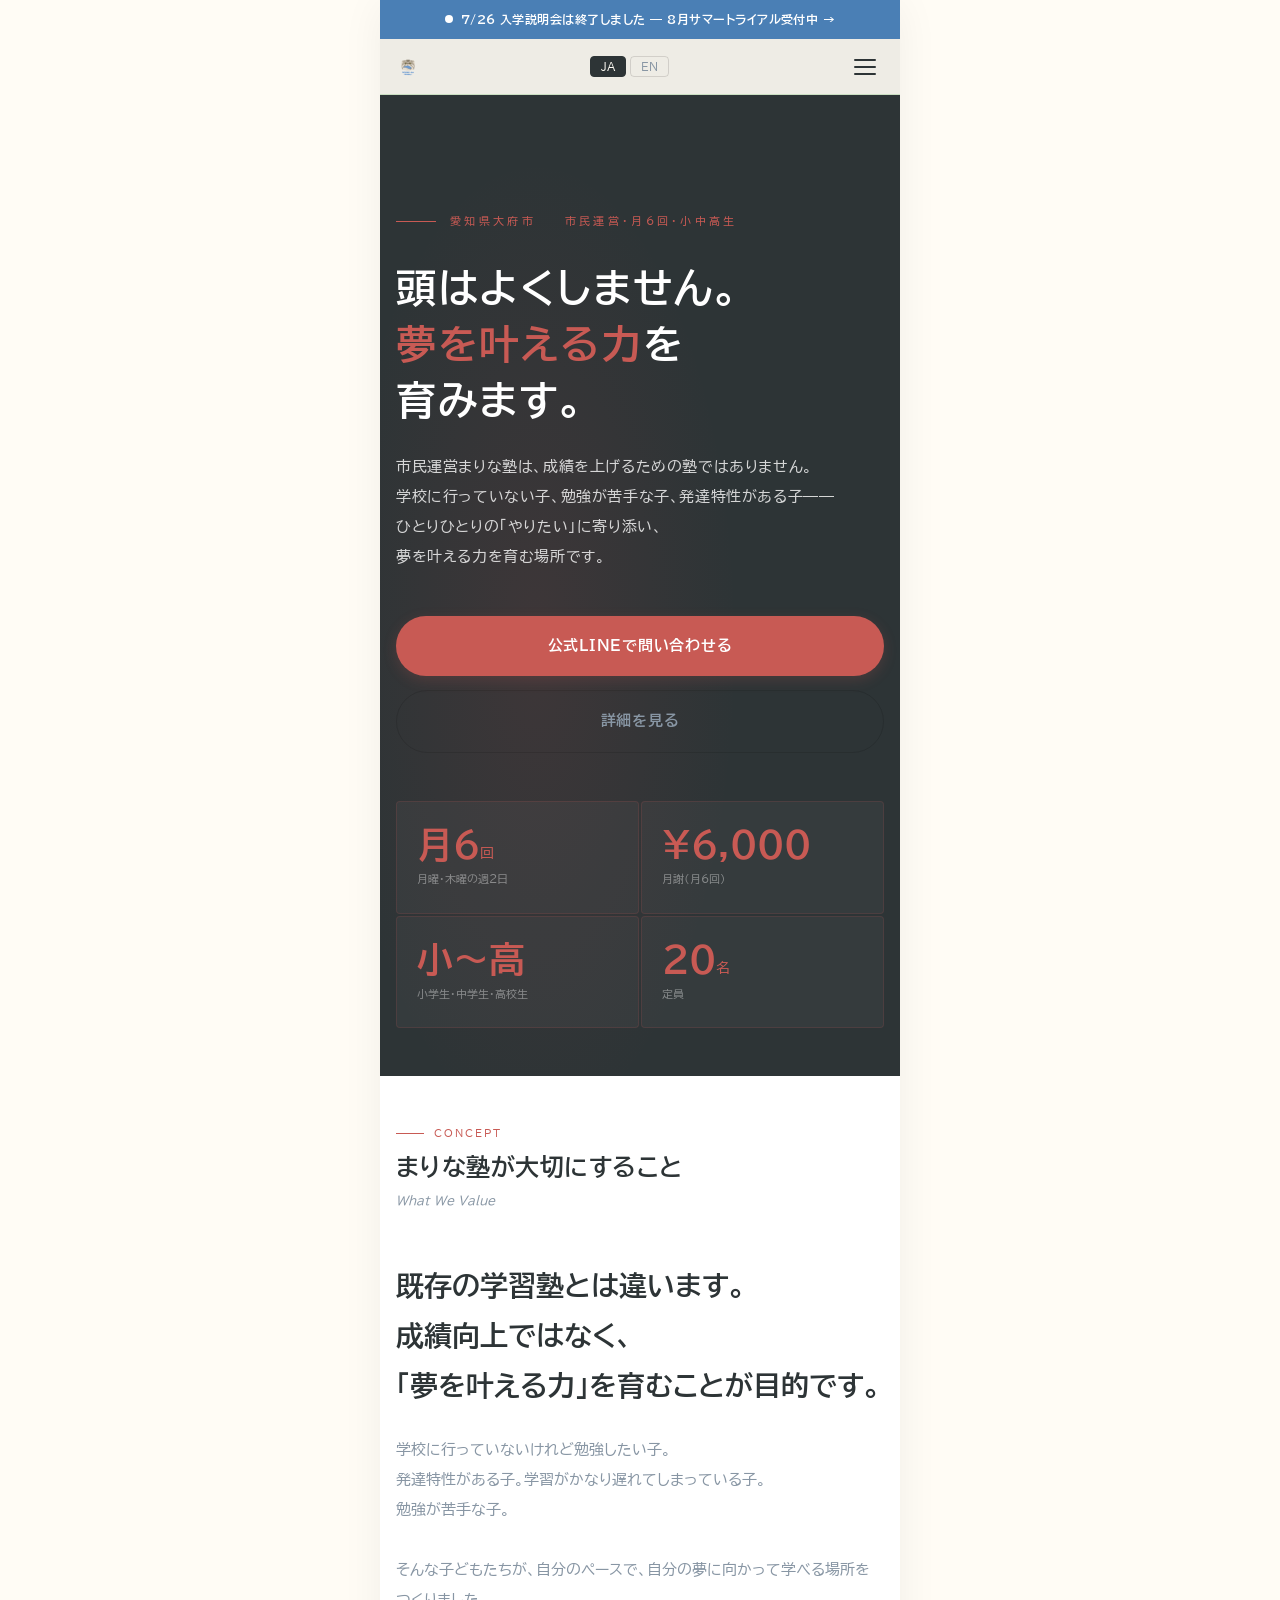
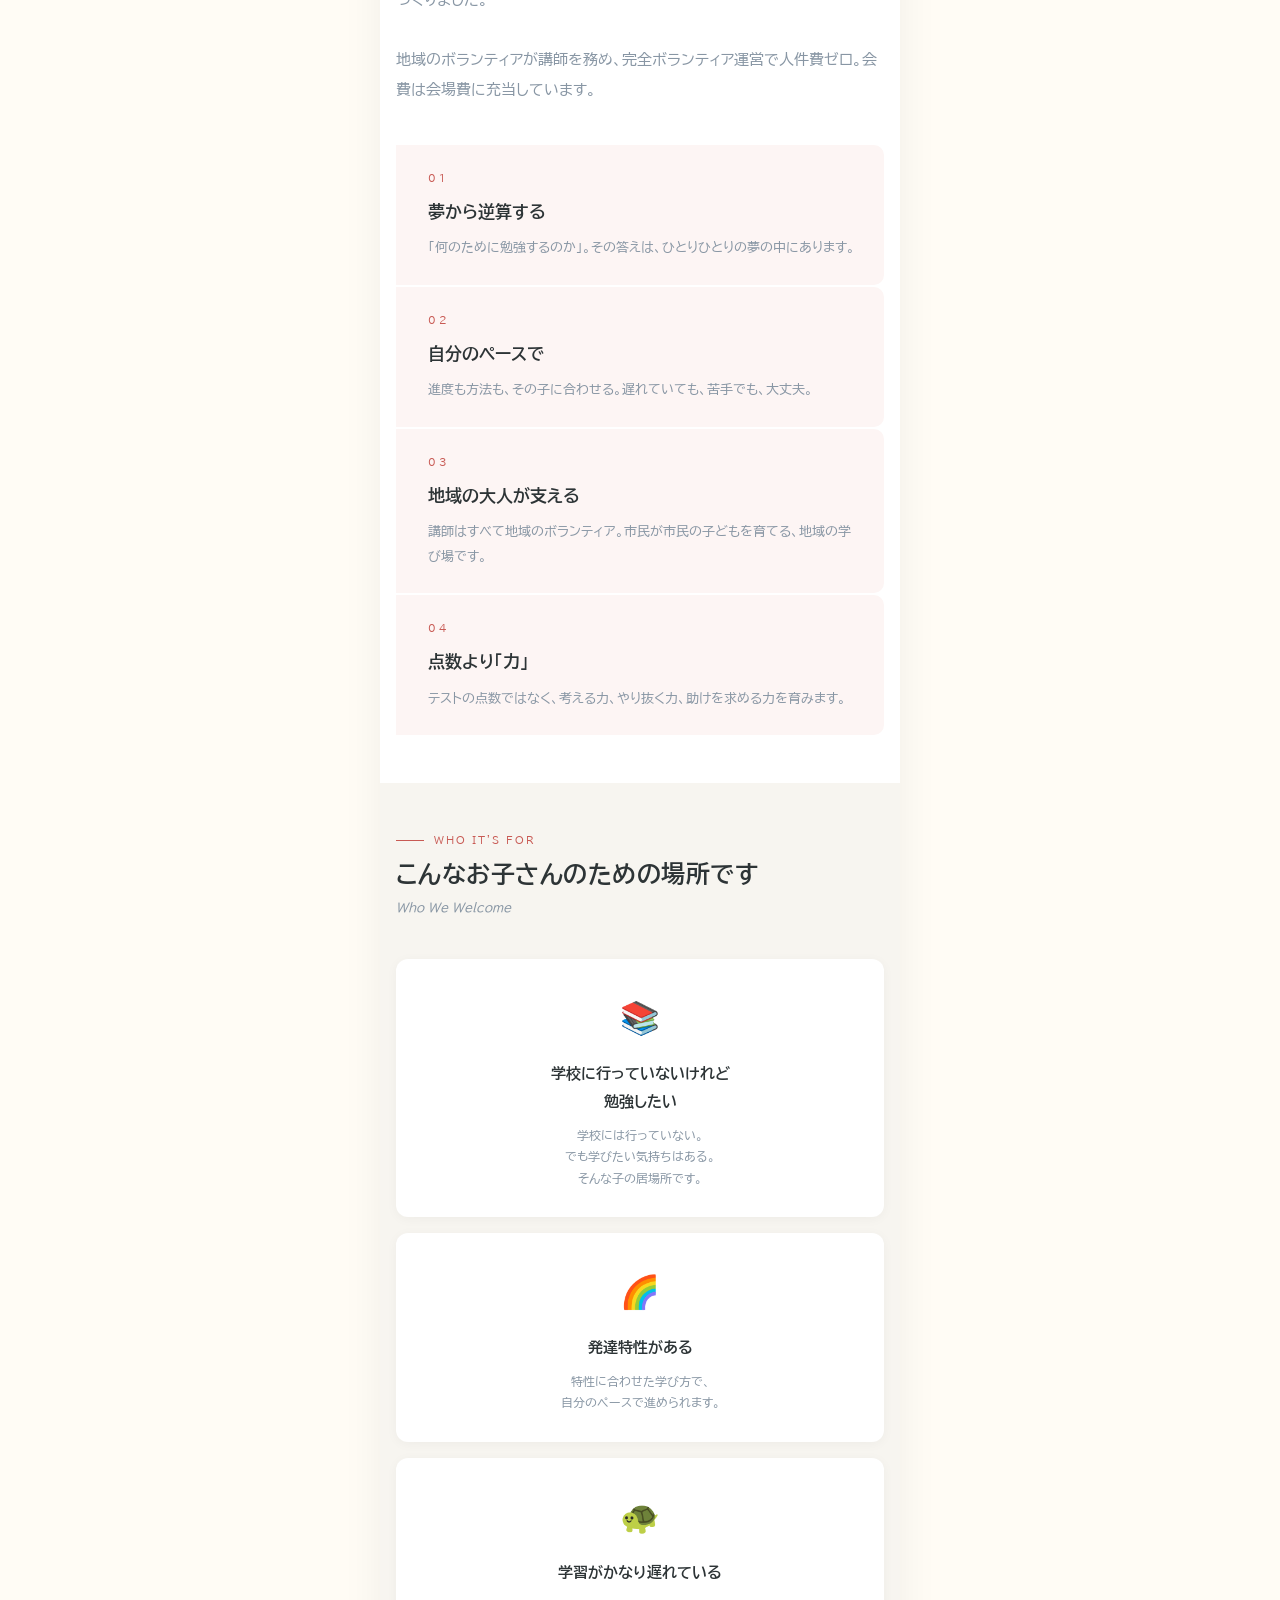
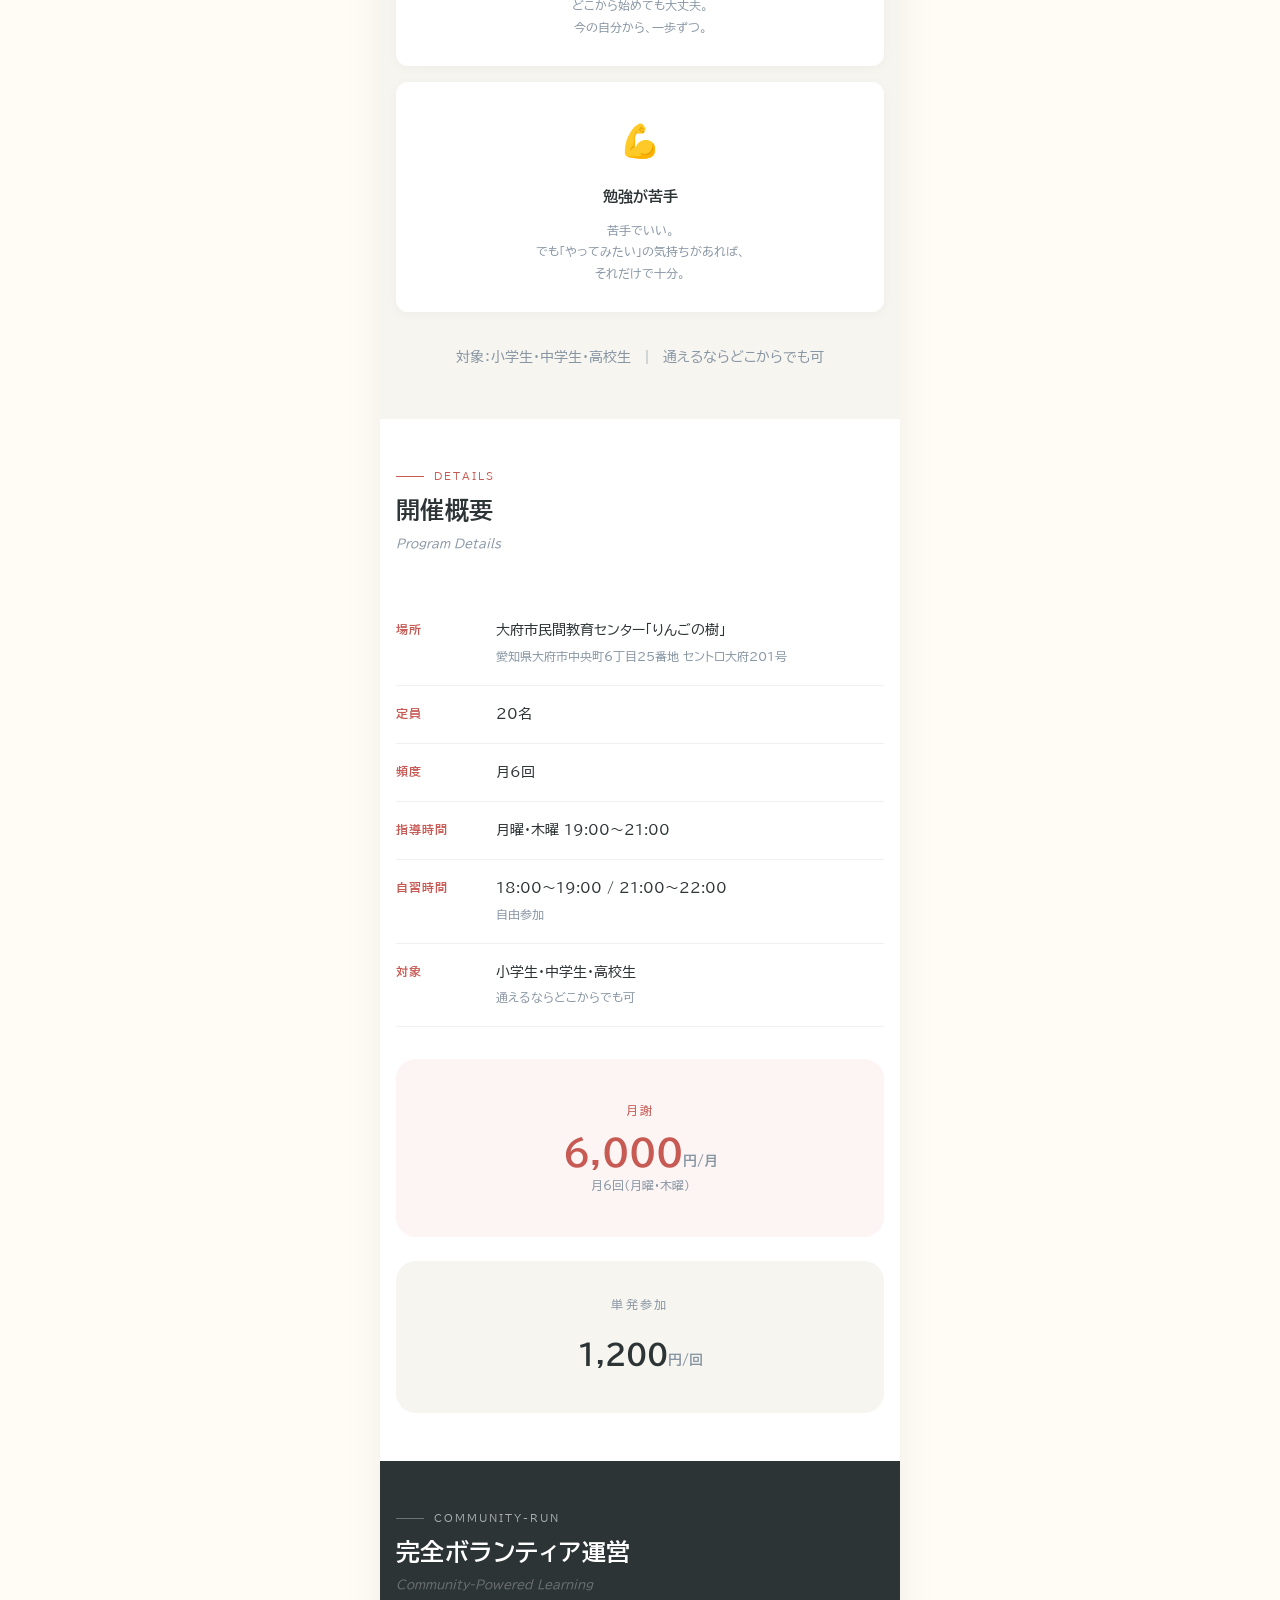
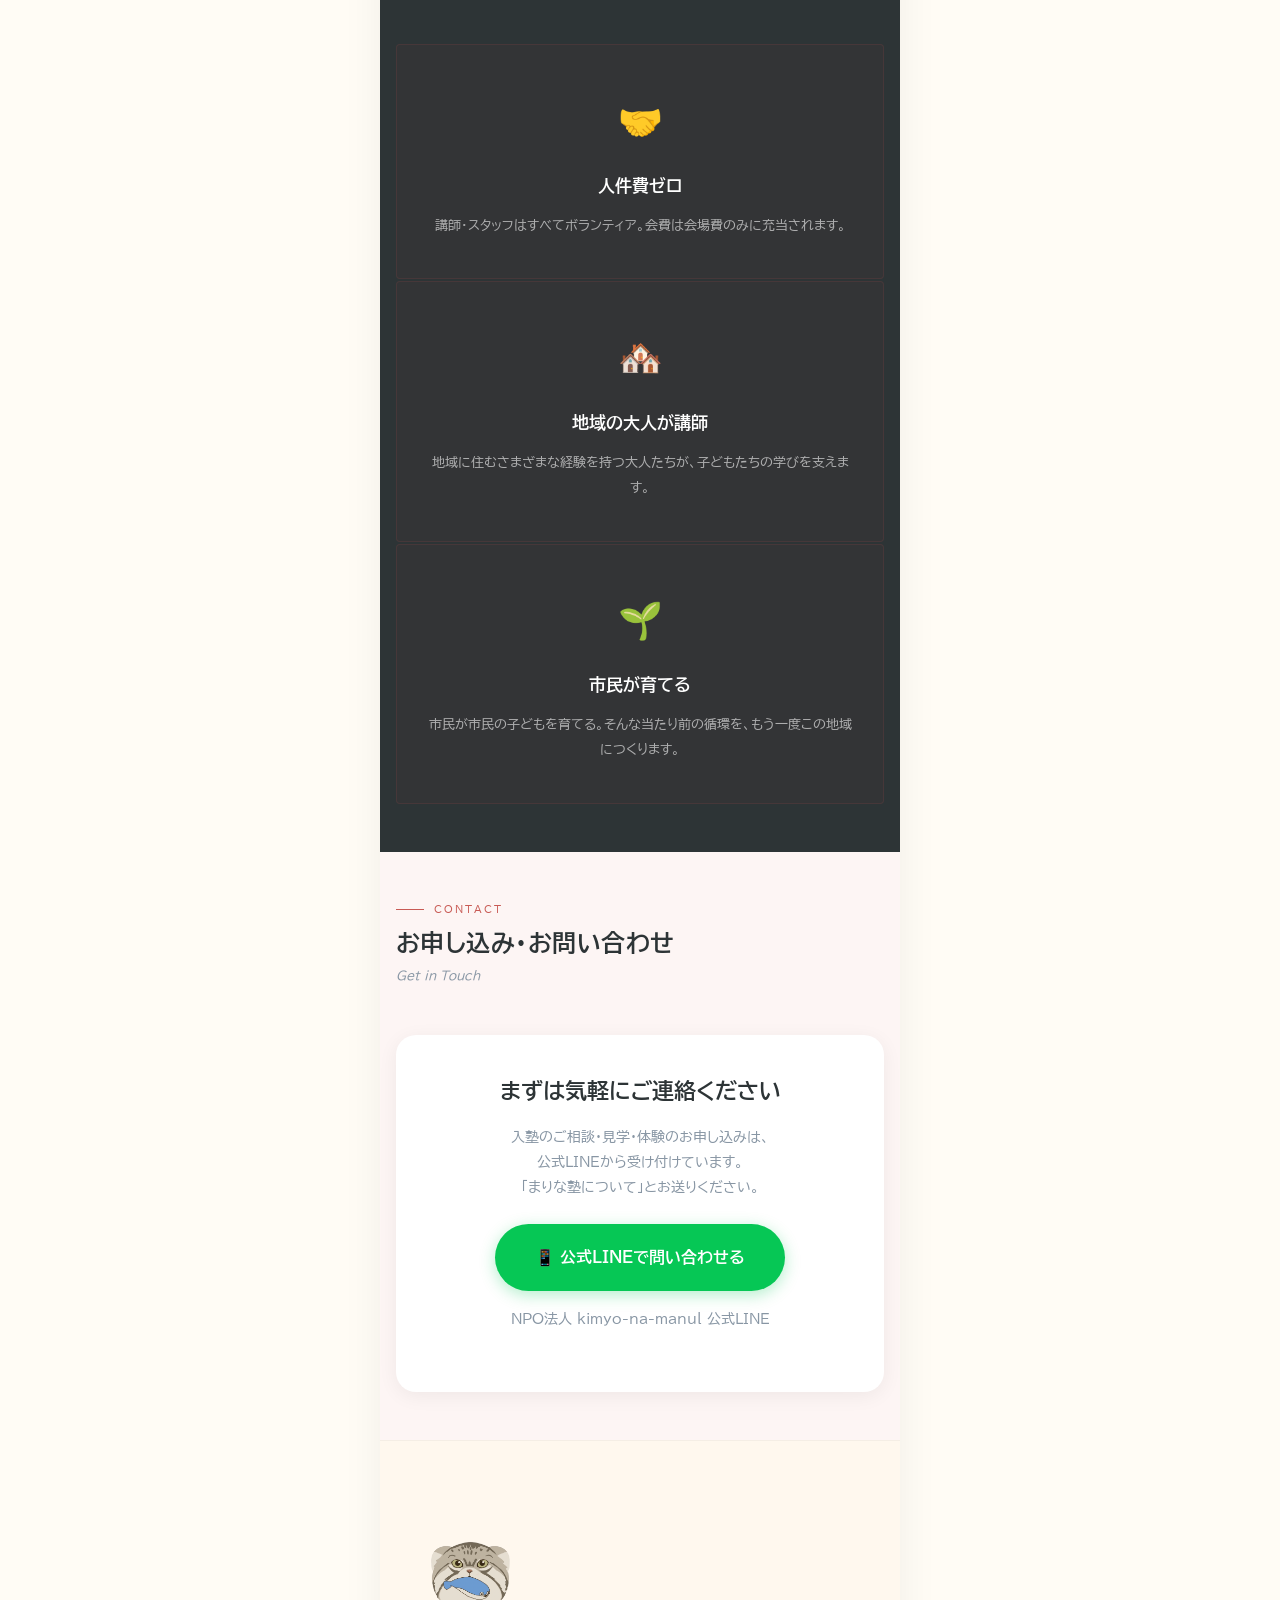
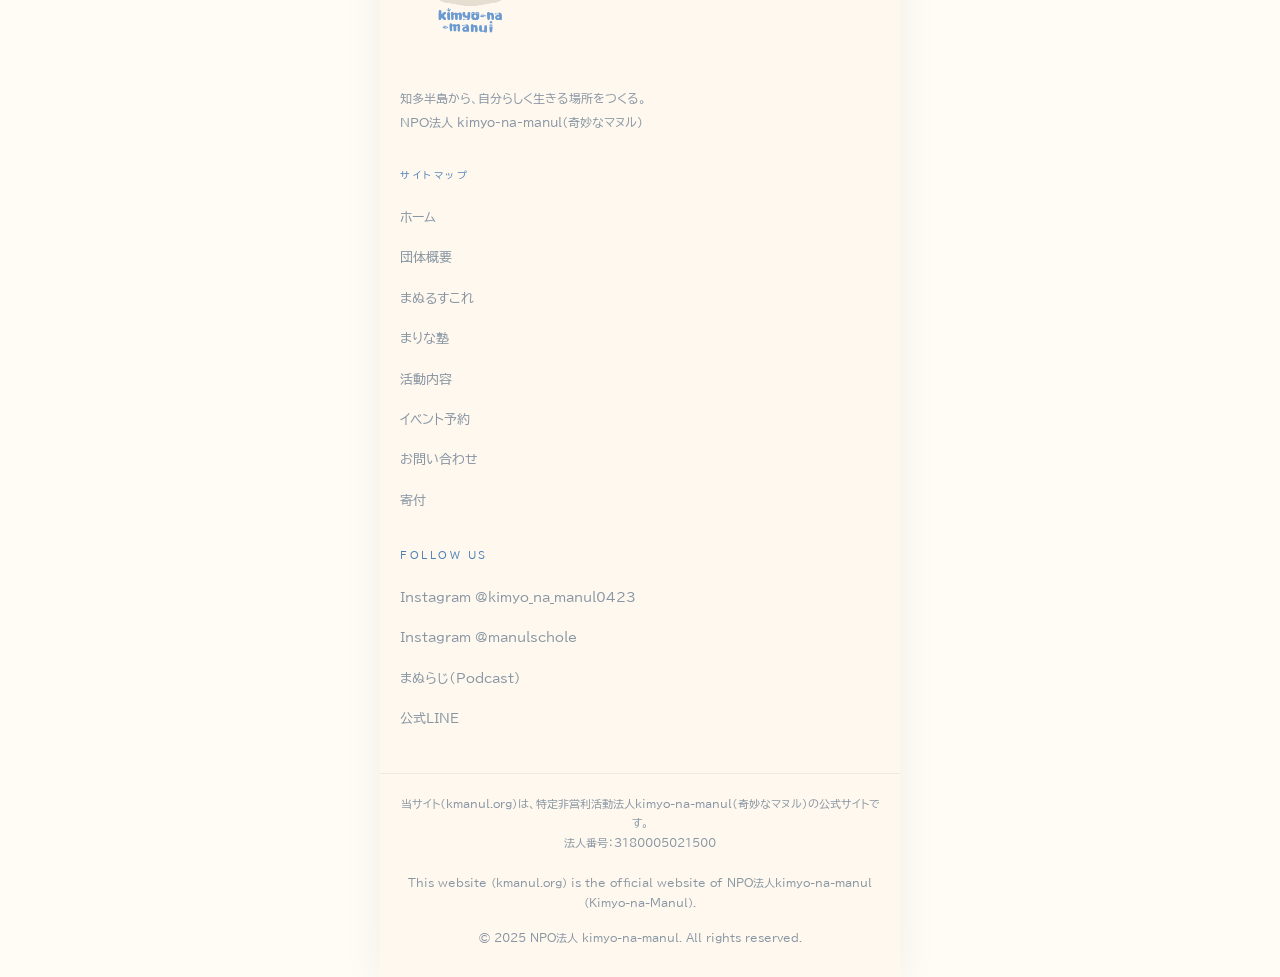
<file: marina-juku.html>
<!DOCTYPE html>
<html lang="ja">
<head>
<meta charset="UTF-8">
<meta name="viewport" content="width=device-width, initial-scale=1.0">
<meta name="google-site-verification" content="Asl8vJE8PZEnxf7R0S0iDRGA7ygkxkPpIfJQhtOvMJY">
<title>市民運営まりな塾 | 夢を叶える力を育む学習塾 — 愛知県大府市 | kimyo-na-manul</title>
<meta name="description" content="市民運営まりな塾は、NPO法人kimyo-na-manul（奇妙なマヌル）が運営する愛知県大府市の学習塾。学校に行っていない子、発達特性のある子、勉強が苦手な子のための場所。成績向上ではなく「夢を叶える力」を育みます。月謝6,000円。">
<meta name="keywords" content="まりな塾,市民運営,学習塾,kimyo-na-manul,奇妙なマヌル,大府市,愛知県,不登校,発達障害,学習支援,ボランティア,りんごの樹">
<link rel="canonical" href="https://kmanul.org/marina-juku.html">
<link rel="alternate" hreflang="ja" href="https://kmanul.org/marina-juku.html">
<meta property="og:title" content="市民運営まりな塾 | 夢を叶える力を育む学習塾 — 愛知県大府市">
<meta property="og:description" content="成績向上ではなく「夢を叶える力」を育む市民運営の学習塾。学校に行っていない子、発達特性のある子、勉強が苦手な子のための場所。月謝6,000円・完全ボランティア運営。">
<meta property="og:url" content="https://kmanul.org/marina-juku.html">
<meta property="og:type" content="website">
<meta property="og:image" content="https://kmanul.org/assets/logo-kmanul.png">
<meta property="og:site_name" content="NPO法人 kimyo-na-manul（奇妙なマヌル）">
<meta property="og:locale" content="ja_JP">
<meta name="twitter:card" content="summary_large_image">
<meta name="twitter:title" content="市民運営まりな塾 | 夢を叶える力を育む学習塾">
<meta name="twitter:description" content="成績向上ではなく「夢を叶える力」を育む。月謝6,000円・完全ボランティア運営。">
<meta name="twitter:image" content="https://kmanul.org/assets/logo-kmanul.png">
<link rel="icon" href="favicon.ico" type="image/x-icon">
<link rel="stylesheet" href="assets/style.css?v=4">
<script type="application/ld+json">
{
  "@context": "https://schema.org",
  "@type": "EducationalOrganization",
  "name": "市民運営まりな塾",
  "alternateName": ["まりな塾", "Marina Juku"],
  "description": "NPO法人kimyo-na-manul（奇妙なマヌル）が運営する愛知県大府市の市民運営学習塾。成績向上ではなく「夢を叶える力」を育みます。完全ボランティア運営。",
  "url": "https://kmanul.org/marina-juku.html",
  "address": {
    "@type": "PostalAddress",
    "streetAddress": "中央町6丁目25番地 セントロ大府201号",
    "addressLocality": "大府市",
    "addressRegion": "愛知県",
    "postalCode": "474-0000",
    "addressCountry": "JP"
  },
  "parentOrganization": {
    "@type": "NonprofitOrganization",
    "name": "NPO法人 kimyo-na-manul",
    "alternateName": "奇妙なマヌル",
    "url": "https://kmanul.org"
  },
  "isAccessibleForFree": false,
  "priceRange": "月謝6,000円"
}
</script>
<script type="application/ld+json">
{
  "@context": "https://schema.org",
  "@type": "BreadcrumbList",
  "itemListElement": [
    {
      "@type": "ListItem",
      "position": 1,
      "name": "kimyo-na-manul",
      "item": "https://kmanul.org/"
    },
    {
      "@type": "ListItem",
      "position": 2,
      "name": "市民運営まりな塾",
      "item": "https://kmanul.org/marina-juku.html"
    }
  ]
}
</script>
<style>
/* ── HERO ── */
.hero {
  min-height: 100vh;
  background: var(--navy);
  display: flex;
  flex-direction: column;
  justify-content: flex-end;
  padding: 0 0 72px;
  position: relative;
  overflow: hidden;
}
.hero-bg {
  position: absolute;
  inset: 0;
  background: radial-gradient(ellipse 60% 70% at 30% 60%, rgba(209,75,75,0.10) 0%, transparent 65%);
  pointer-events: none;
}
.hero-content {
  position: relative;
  z-index: 2;
  max-width: 1120px;
  margin: 0 auto;
  padding: 0 48px;
  width: 100%;
  display: grid;
  grid-template-columns: 1fr 400px;
  gap: 80px;
  align-items: end;
}
.hero-overline {
  font-family: 'BIZ UDPGothic', sans-serif;
  font-size: 11px;
  color: var(--red);
  letter-spacing: 0.3em;
  text-transform: uppercase;
  margin-bottom: 28px;
  display: flex;
  align-items: center;
  gap: 14px;
}
.hero-overline::before {
  content: '';
  display: block;
  width: 40px; height: 1px;
  background: var(--red);
}
.hero-title {
  font-family: 'BIZ UDPGothic', sans-serif;
  font-size: clamp(32px, 5vw, 56px);
  font-weight: 700;
  color: var(--white);
  line-height: 1.4;
  margin-bottom: 24px;
  letter-spacing: 0.04em;
}
.hero-title em {
  font-style: normal;
  color: var(--red);
}
.hero-catch {
  font-family: 'BIZ UDPGothic', sans-serif;
  font-size: clamp(16px, 2vw, 22px);
  font-weight: 400;
  color: rgba(255,255,255,0.8);
  line-height: 2;
  max-width: 520px;
  margin-bottom: 44px;
  letter-spacing: 0.04em;
}
.hero-actions { display: flex; gap: 14px; flex-wrap: wrap; }

.hero-right {}
.hero-stats {
  display: grid;
  grid-template-columns: 1fr 1fr;
  gap: 2px;
}
.stat-block {
  background: rgba(255,255,255,0.04);
  border: 1px solid rgba(209,75,75,0.15);
  padding: 24px 20px;
  border-radius: 4px;
  transition: border-color 0.2s;
}
.stat-block:hover { border-color: rgba(209,75,75,0.4); }
.stat-number {
  font-family: 'BIZ UDPGothic', sans-serif;
  font-size: 36px;
  font-weight: 700;
  color: var(--red);
  line-height: 1;
  margin-bottom: 8px;
}
.stat-unit { font-size: 14px; font-weight: 300; }
.stat-label {
  font-family: 'BIZ UDPGothic', sans-serif;
  font-size: 11px;
  color: rgba(255,255,255,0.4);
  line-height: 1.7;
}

/* ── CONCEPT ── */
.concept { background: var(--white); }
.concept-grid {
  display: grid;
  grid-template-columns: 1fr 1fr;
  gap: 80px;
  align-items: start;
}
.concept-lead {
  font-family: 'BIZ UDPGothic', sans-serif;
  font-size: clamp(20px, 3vw, 28px);
  font-weight: 700;
  color: var(--navy);
  line-height: 1.8;
  margin-bottom: 24px;
}
.concept-text {
  font-family: 'BIZ UDPGothic', sans-serif;
  font-size: 15px;
  color: var(--text-muted);
  line-height: 2;
}
.pillars { display: flex; flex-direction: column; gap: 2px; }
.pillar {
  background: var(--red-bg);
  border-left: 4px solid transparent;
  padding: 24px 28px;
  border-radius: 0 10px 10px 0;
  transition: border-color 0.25s, background 0.25s;
}
.pillar:hover {
  border-left-color: var(--red);
  background: var(--red-light);
}
.pillar-num {
  font-family: 'BIZ UDPGothic', sans-serif;
  font-size: 10px;
  color: var(--red);
  letter-spacing: 0.25em;
  margin-bottom: 8px;
}
.pillar-title {
  font-family: 'BIZ UDPGothic', sans-serif;
  font-size: 17px;
  font-weight: 700;
  color: var(--navy);
  margin-bottom: 8px;
}
.pillar-desc {
  font-family: 'BIZ UDPGothic', sans-serif;
  font-size: 13px;
  color: var(--text-muted);
  line-height: 1.9;
}

/* ── TARGET ── */
.target { background: var(--stone); }
.target-cards {
  display: grid;
  grid-template-columns: repeat(4, 1fr);
  gap: 16px;
  margin-top: 40px;
}
.target-card {
  background: var(--white);
  border-radius: 12px;
  padding: 28px 22px;
  text-align: center;
  box-shadow: 0 2px 12px rgba(0,0,0,0.04);
  transition: transform 0.2s;
}
.target-card:hover { transform: translateY(-4px); }
.target-card-icon {
  font-size: 32px;
  margin-bottom: 12px;
}
.target-card-title {
  font-family: 'BIZ UDPGothic', sans-serif;
  font-size: 15px;
  font-weight: 700;
  color: var(--navy);
  margin-bottom: 8px;
}
.target-card-desc {
  font-family: 'BIZ UDPGothic', sans-serif;
  font-size: 12px;
  color: var(--text-muted);
  line-height: 1.8;
}

/* ── DETAILS ── */
.details { background: var(--white); }
.details-grid {
  display: grid;
  grid-template-columns: 1fr 1fr;
  gap: 48px;
  align-items: start;
}
.detail-table {
  width: 100%;
  border-collapse: collapse;
}
.detail-table tr {
  border-bottom: 1px solid rgba(0,0,0,0.06);
}
.detail-table th {
  font-family: 'BIZ UDPGothic', sans-serif;
  font-size: 12px;
  font-weight: 700;
  color: var(--red);
  text-align: left;
  padding: 16px 0;
  width: 100px;
  vertical-align: top;
  letter-spacing: 0.08em;
}
.detail-table td {
  font-family: 'BIZ UDPGothic', sans-serif;
  font-size: 14px;
  color: var(--text);
  padding: 16px 0;
  line-height: 1.8;
}
.price-highlight {
  font-family: 'BIZ UDPGothic', sans-serif;
  font-size: 36px;
  font-weight: 700;
  color: var(--red);
  line-height: 1;
}
.price-unit {
  font-family: 'BIZ UDPGothic', sans-serif;
  font-size: 14px;
  color: var(--text-muted);
}
.price-note {
  font-family: 'BIZ UDPGothic', sans-serif;
  font-size: 12px;
  color: var(--text-muted);
  margin-top: 4px;
}

/* ── VOLUNTEER ── */
.volunteer { background: var(--navy); }
.vol-grid {
  display: grid;
  grid-template-columns: repeat(3, 1fr);
  gap: 2px;
  margin-top: 48px;
}
.vol-card {
  background: rgba(209,75,75,0.04);
  border: 1px solid rgba(209,75,75,0.12);
  padding: 40px 28px;
  border-radius: 4px;
  text-align: center;
  transition: background 0.25s, border-color 0.25s;
}
.vol-card:hover {
  background: rgba(209,75,75,0.09);
  border-color: rgba(209,75,75,0.35);
}
.vol-icon {
  font-size: 36px;
  margin-bottom: 16px;
}
.vol-title {
  font-family: 'BIZ UDPGothic', sans-serif;
  font-size: 17px;
  font-weight: 700;
  color: var(--white);
  margin-bottom: 12px;
}
.vol-desc {
  font-family: 'BIZ UDPGothic', sans-serif;
  font-size: 13px;
  color: rgba(255,255,255,0.6);
  line-height: 1.9;
}

/* ── CONTACT ── */
.juku-contact { background: var(--red-bg); }
.line-cta-box {
  background: var(--white);
  border-radius: 20px;
  padding: 48px 40px;
  text-align: center;
  box-shadow: 0 4px 20px rgba(0,0,0,0.06);
  max-width: 600px;
  margin: 0 auto;
}
.line-cta-box h3 {
  font-family: 'BIZ UDPGothic', sans-serif;
  font-size: 22px;
  font-weight: 700;
  color: var(--navy);
  margin-bottom: 12px;
}
.line-cta-box p {
  font-family: 'BIZ UDPGothic', sans-serif;
  font-size: 14px;
  color: var(--text-muted);
  line-height: 1.8;
  margin-bottom: 24px;
}
.btn-line {
  display: inline-flex;
  align-items: center;
  gap: 10px;
  background: #06C755;
  color: var(--white);
  font-family: 'BIZ UDPGothic', sans-serif;
  font-size: 16px;
  font-weight: 700;
  padding: 18px 40px;
  border-radius: 60px;
  text-decoration: none;
  transition: transform 0.2s, box-shadow 0.2s;
  box-shadow: 0 4px 16px rgba(6,199,85,0.3);
}
.btn-line:hover {
  transform: translateY(-2px);
  box-shadow: 0 8px 24px rgba(6,199,85,0.45);
}
.line-note {
  font-family: 'BIZ UDPGothic', sans-serif;
  font-size: 12px;
  color: var(--text-muted);
  margin-top: 16px;
}

/* ── RESPONSIVE ── */
@media (max-width: 900px) {
  .hero-content { grid-template-columns: 1fr; gap: 48px; padding: 0 20px; padding-top: 100px; }
  .hero { justify-content: center; padding: 0 0 48px; }
  .concept-grid { grid-template-columns: 1fr; gap: 40px; }
  .target-cards { grid-template-columns: 1fr 1fr; }
  .details-grid { grid-template-columns: 1fr; gap: 32px; }
  .vol-grid { grid-template-columns: 1fr; }
  .line-cta-box { padding: 36px 24px; }
}
@media (max-width: 600px) {
  .hero-content { padding: 0 16px; padding-top: 72px; }
  .hero-title { font-size: clamp(26px, 7vw, 40px); }
  .hero-catch { font-size: 15px; }
  .hero-stats { grid-template-columns: 1fr 1fr; }
  .target-cards { grid-template-columns: 1fr; }
  .vol-grid { grid-template-columns: 1fr; }
}

/* phone-frame: force mobile layout */
.hero-content { grid-template-columns: 1fr; gap: 48px; padding: 0 16px; padding-top: 72px; }
.hero { justify-content: center; padding: 0 0 48px; }
.hero-title { font-size: clamp(26px, 7vw, 40px); }
.hero-catch { font-size: 15px; }
.hero-stats { grid-template-columns: 1fr 1fr; }
.concept-grid { grid-template-columns: 1fr; gap: 40px; }
.target-cards { grid-template-columns: 1fr; }
.details-grid { grid-template-columns: 1fr; gap: 32px; }
.vol-grid { grid-template-columns: 1fr; }
.line-cta-box { padding: 36px 24px; }
</style>
</head>
<body>

<div class="announce-bar">
  <a href="events.html"><span class="announce-dot"></span>7/26 入学説明会は終了しました — 8月サマートライアル受付中 →</a>
</div>

<nav>
  <div class="nav-logo">
    <a href="index.html">
      <img src="assets/logo-kmanul.png" alt="kimyo-na-manul">
    </a>
  </div>
  <ul class="nav-links">
    <li><a href="index.html" data-ja="ホーム" data-en="Home">ホーム</a></li>
    <li><a href="about.html" data-ja="団体概要" data-en="About">団体概要</a></li>
    <li><a href="manul-schole.html" data-ja="まぬるすこれ" data-en="Manul Schole">まぬるすこれ</a></li>
    <li><a href="marina-juku.html" class="active" data-ja="まりな塾" data-en="Marina Juku">まりな塾</a></li>
    <li><a href="activities.html" data-ja="活動内容" data-en="Activities">活動内容</a></li>
    <li><a href="events.html" class="nav-event" data-ja="イベント予約" data-en="Events">イベント予約</a></li>
    <li><a href="contact.html" class="nav-cta" data-ja="お問い合わせ" data-en="Contact">お問い合わせ</a></li>
  </ul>
  <div class="lang-toggle">
    <button class="lang-btn active" id="btn-ja" onclick="setLang('ja')">JA</button>
    <button class="lang-btn" id="btn-en" onclick="setLang('en')">EN</button>
  </div>
  <div class="nav-hamburger">
    <span></span><span></span><span></span>
  </div>
</nav>

<!-- HERO -->
<section class="hero">
  <div class="hero-bg"></div>
  <div class="hero-content">
    <div>
      <div class="hero-overline" data-ja="愛知県大府市 — 市民運営・月6回・小中高生" data-en="Obu City, Aichi — Community-run, 6 sessions/month">愛知県大府市 — 市民運営・月6回・小中高生</div>
      <h1 class="hero-title" data-ja="頭はよくしません。<br><em>夢を叶える力</em>を<br>育みます。" data-en="We don't make you smarter.<br>We nurture the <em>power to<br>make dreams come true</em>.">頭はよくしません。<br><em>夢を叶える力</em>を<br>育みます。</h1>
      <p class="hero-catch" data-ja="市民運営まりな塾は、成績を上げるための塾ではありません。学校に行っていない子、勉強が苦手な子、発達特性がある子——ひとりひとりの「やりたい」に寄り添い、夢を叶える力を育む場所です。" data-en="Marina Juku is not a cram school for better grades. It's a place where children who aren't attending school, struggle with studies, or have developmental differences can nurture the power to make their dreams come true.">市民運営まりな塾は、成績を上げるための塾ではありません。<br>学校に行っていない子、勉強が苦手な子、発達特性がある子——<br>ひとりひとりの「やりたい」に寄り添い、<br>夢を叶える力を育む場所です。</p>
      <div class="hero-actions">
        <a href="https://line.me/R/ti/p/%40597rhvgp" target="_blank" rel="noopener" class="btn-red" data-ja="公式LINEで問い合わせる" data-en="Contact via LINE">公式LINEで問い合わせる</a>
        <a href="#details" class="btn-outline-white" data-ja="詳細を見る" data-en="View Details">詳細を見る</a>
      </div>
    </div>
    <div class="hero-right">
      <div class="hero-stats">
        <div class="stat-block">
          <div class="stat-number" data-ja="月6<span class='stat-unit'>回</span>" data-en="6<span class='stat-unit'>/mo</span>">月6<span class="stat-unit">回</span></div>
          <div class="stat-label" data-ja="月曜・木曜の週2日" data-en="Mon & Thu, twice a week">月曜・木曜の週2日</div>
        </div>
        <div class="stat-block">
          <div class="stat-number" data-ja="¥6,000" data-en="¥6,000">¥6,000</div>
          <div class="stat-label" data-ja="月謝（月6回）" data-en="Monthly tuition (6 sessions)">月謝（月6回）</div>
        </div>
        <div class="stat-block">
          <div class="stat-number" data-ja="小〜高" data-en="K-12">小〜高</div>
          <div class="stat-label" data-ja="小学生・中学生・高校生" data-en="Elementary to High School">小学生・中学生・高校生</div>
        </div>
        <div class="stat-block">
          <div class="stat-number" data-ja="20<span class='stat-unit'>名</span>" data-en="20<span class='stat-unit'>max</span>">20<span class="stat-unit">名</span></div>
          <div class="stat-label" data-ja="定員" data-en="Capacity">定員</div>
        </div>
      </div>
    </div>
  </div>
</section>

<!-- CONCEPT -->
<section class="concept" id="concept">
  <div class="container">
    <div class="eyebrow eyebrow-red reveal" data-ja="Concept" data-en="Concept">Concept</div>
    <h2 class="section-title reveal" data-ja="まりな塾が大切にすること" data-en="What Marina Juku Values">まりな塾が大切にすること</h2>
    <span class="section-title-en reveal">What We Value</span>

    <div class="concept-grid" style="margin-top:48px;">
      <div>
        <p class="concept-lead reveal" data-ja="既存の学習塾とは違います。成績向上ではなく、「夢を叶える力」を育むことが目的です。" data-en="Unlike conventional cram schools, our goal is not to improve grades, but to nurture the power to make dreams come true.">既存の学習塾とは違います。<br>成績向上ではなく、<br>「夢を叶える力」を育むことが目的です。</p>
        <p class="concept-text reveal" data-ja="学校に行っていないけれど勉強したい子。発達特性がある子。学習がかなり遅れてしまっている子。勉強が苦手な子。そんな子どもたちが、自分のペースで、自分の夢に向かって学べる場所をつくりました。地域のボランティアが講師を務め、完全ボランティア運営で人件費ゼロ。会費は会場費に充当しています。" data-en="For children who aren't attending school but want to learn. Children with developmental differences. Children who have fallen far behind. Children who struggle with studies. We created a place where they can learn at their own pace, toward their own dreams. Staffed entirely by community volunteers with zero labor costs — all fees go to venue expenses.">学校に行っていないけれど勉強したい子。<br>発達特性がある子。学習がかなり遅れてしまっている子。<br>勉強が苦手な子。<br><br>そんな子どもたちが、自分のペースで、自分の夢に向かって学べる場所をつくりました。<br><br>地域のボランティアが講師を務め、完全ボランティア運営で人件費ゼロ。会費は会場費に充当しています。</p>
      </div>
      <div class="pillars reveal">
        <div class="pillar">
          <div class="pillar-num">01</div>
          <div class="pillar-title" data-ja="夢から逆算する" data-en="Work Backwards from Dreams">夢から逆算する</div>
          <div class="pillar-desc" data-ja="「何のために勉強するのか」。その答えは、ひとりひとりの夢の中にあります。" data-en="'Why study?' The answer lies within each child's own dreams.">「何のために勉強するのか」。その答えは、ひとりひとりの夢の中にあります。</div>
        </div>
        <div class="pillar">
          <div class="pillar-num">02</div>
          <div class="pillar-title" data-ja="自分のペースで" data-en="At Your Own Pace">自分のペースで</div>
          <div class="pillar-desc" data-ja="進度も方法も、その子に合わせる。遅れていても、苦手でも、大丈夫。" data-en="Pace and methods adapt to each child. Behind or struggling — that's okay.">進度も方法も、その子に合わせる。遅れていても、苦手でも、大丈夫。</div>
        </div>
        <div class="pillar">
          <div class="pillar-num">03</div>
          <div class="pillar-title" data-ja="地域の大人が支える" data-en="Supported by Community Adults">地域の大人が支える</div>
          <div class="pillar-desc" data-ja="講師はすべて地域のボランティア。市民が市民の子どもを育てる、地域の学び場です。" data-en="All instructors are community volunteers. A learning space where community members nurture community children.">講師はすべて地域のボランティア。市民が市民の子どもを育てる、地域の学び場です。</div>
        </div>
        <div class="pillar">
          <div class="pillar-num">04</div>
          <div class="pillar-title" data-ja="点数より「力」" data-en="Skills Over Scores">点数より「力」</div>
          <div class="pillar-desc" data-ja="テストの点数ではなく、考える力、やり抜く力、助けを求める力を育みます。" data-en="Not test scores, but the ability to think, persevere, and ask for help.">テストの点数ではなく、考える力、やり抜く力、助けを求める力を育みます。</div>
        </div>
      </div>
    </div>
  </div>
</section>

<!-- TARGET -->
<section class="target" id="target">
  <div class="container">
    <div class="eyebrow eyebrow-red reveal" data-ja="Who It's For" data-en="Who It's For">Who It's For</div>
    <h2 class="section-title reveal" data-ja="こんなお子さんのための場所です" data-en="A Place for Children Like These">こんなお子さんのための場所です</h2>
    <span class="section-title-en reveal">Who We Welcome</span>

    <div class="target-cards">
      <div class="target-card reveal">
        <div class="target-card-icon">📚</div>
        <div class="target-card-title" data-ja="学校に行っていないけれど勉強したい" data-en="Not attending school but wants to learn">学校に行っていないけれど<br>勉強したい</div>
        <div class="target-card-desc" data-ja="学校には行っていない。でも学びたい気持ちはある。そんな子の居場所です。" data-en="Not going to school, but the desire to learn is there.">学校には行っていない。<br>でも学びたい気持ちはある。<br>そんな子の居場所です。</div>
      </div>
      <div class="target-card reveal">
        <div class="target-card-icon">🌈</div>
        <div class="target-card-title" data-ja="発達特性がある" data-en="Has developmental differences">発達特性がある</div>
        <div class="target-card-desc" data-ja="特性に合わせた学び方で、自分のペースで進められます。" data-en="Learn in ways that suit your characteristics, at your own pace.">特性に合わせた学び方で、<br>自分のペースで進められます。</div>
      </div>
      <div class="target-card reveal">
        <div class="target-card-icon">🐢</div>
        <div class="target-card-title" data-ja="学習がかなり遅れている" data-en="Significantly behind in studies">学習がかなり遅れている</div>
        <div class="target-card-desc" data-ja="どこから始めても大丈夫。今の自分から、一歩ずつ。" data-en="It's okay to start from anywhere. One step at a time.">どこから始めても大丈夫。<br>今の自分から、一歩ずつ。</div>
      </div>
      <div class="target-card reveal">
        <div class="target-card-icon">💪</div>
        <div class="target-card-title" data-ja="勉強が苦手" data-en="Struggles with studying">勉強が苦手</div>
        <div class="target-card-desc" data-ja="苦手でいい。でも「やってみたい」の気持ちがあれば、それだけで十分。" data-en="It's okay to struggle. The willingness to try is more than enough.">苦手でいい。<br>でも「やってみたい」の気持ちがあれば、<br>それだけで十分。</div>
      </div>
    </div>

    <p class="reveal" style="text-align:center;margin-top:32px;font-family:'BIZ UDPGothic',sans-serif;font-size:14px;color:var(--text-muted);" data-ja="対象：小学生・中学生・高校生　｜　通えるならどこからでも可" data-en="For: Elementary, Middle, and High School students | From anywhere, as long as you can commute">対象：小学生・中学生・高校生　｜　通えるならどこからでも可</p>
  </div>
</section>

<!-- DETAILS -->
<section class="details" id="details">
  <div class="container">
    <div class="eyebrow eyebrow-red reveal" data-ja="Details" data-en="Details">Details</div>
    <h2 class="section-title reveal" data-ja="開催概要" data-en="Overview">開催概要</h2>
    <span class="section-title-en reveal">Program Details</span>

    <div class="details-grid" style="margin-top:48px;">
      <div class="reveal">
        <table class="detail-table">
          <tr>
            <th data-ja="場所" data-en="Location">場所</th>
            <td data-ja="大府市民間教育センター「りんごの樹」<br>愛知県大府市中央町6丁目25番地 セントロ大府201号" data-en="Obu City Private Education Center 'Ringo no Ki'<br>6-25 Chuo-cho, Obu City, Aichi">大府市民間教育センター「りんごの樹」<br><span style="font-size:12px;color:var(--text-muted);">愛知県大府市中央町6丁目25番地 セントロ大府201号</span></td>
          </tr>
          <tr>
            <th data-ja="定員" data-en="Capacity">定員</th>
            <td data-ja="20名" data-en="20 students">20名</td>
          </tr>
          <tr>
            <th data-ja="頻度" data-en="Frequency">頻度</th>
            <td data-ja="月6回" data-en="6 times/month">月6回</td>
          </tr>
          <tr>
            <th data-ja="指導時間" data-en="Class Time">指導時間</th>
            <td data-ja="月曜・木曜 19:00〜21:00" data-en="Mon & Thu, 19:00–21:00">月曜・木曜 19:00〜21:00</td>
          </tr>
          <tr>
            <th data-ja="自習時間" data-en="Self-study">自習時間</th>
            <td data-ja="18:00〜19:00 / 21:00〜22:00（自由参加）" data-en="18:00–19:00 / 21:00–22:00 (optional)">18:00〜19:00 / 21:00〜22:00<br><span style="font-size:12px;color:var(--text-muted);">自由参加</span></td>
          </tr>
          <tr>
            <th data-ja="対象" data-en="Target">対象</th>
            <td data-ja="小学生・中学生・高校生（通えるならどこからでも可）" data-en="Elementary, Middle, and High School students">小学生・中学生・高校生<br><span style="font-size:12px;color:var(--text-muted);">通えるならどこからでも可</span></td>
          </tr>
        </table>
      </div>
      <div class="reveal">
        <div style="background:var(--red-bg);border-radius:20px;padding:40px 32px;text-align:center;margin-bottom:24px;">
          <div style="font-family:'BIZ UDPGothic',sans-serif;font-size:12px;color:var(--red);letter-spacing:0.2em;margin-bottom:12px;" data-ja="月謝" data-en="MONTHLY TUITION">月謝</div>
          <div class="price-highlight">6,000<span class="price-unit" data-ja="円/月" data-en="yen/mo">円/月</span></div>
          <p class="price-note" data-ja="月6回（月曜・木曜）" data-en="6 sessions/month (Mon & Thu)">月6回（月曜・木曜）</p>
        </div>
        <div style="background:var(--stone);border-radius:20px;padding:32px;text-align:center;">
          <div style="font-family:'BIZ UDPGothic',sans-serif;font-size:12px;color:var(--text-muted);letter-spacing:0.2em;margin-bottom:12px;" data-ja="単発参加" data-en="DROP-IN">単発参加</div>
          <div style="font-family:'BIZ UDPGothic',sans-serif;font-size:28px;font-weight:700;color:var(--navy);">1,200<span class="price-unit" data-ja="円/回" data-en="yen/session">円/回</span></div>
        </div>
      </div>
    </div>
  </div>
</section>

<!-- VOLUNTEER -->
<section class="volunteer">
  <div class="container">
    <div class="eyebrow eyebrow-white reveal" data-ja="Community-Run" data-en="Community-Run">Community-Run</div>
    <h2 class="section-title reveal" style="color:var(--white);" data-ja="完全ボランティア運営" data-en="100% Volunteer-Run">完全ボランティア運営</h2>
    <span class="section-title-en reveal" style="color:rgba(255,255,255,0.3);" data-ja="Community-Powered Learning" data-en="Community-Powered Learning">Community-Powered Learning</span>

    <div class="vol-grid">
      <div class="vol-card reveal">
        <div class="vol-icon">🤝</div>
        <div class="vol-title" data-ja="人件費ゼロ" data-en="Zero Labor Costs">人件費ゼロ</div>
        <div class="vol-desc" data-ja="講師・スタッフはすべてボランティア。会費は会場費のみに充当されます。" data-en="All instructors and staff are volunteers. Fees go entirely to venue costs.">講師・スタッフはすべてボランティア。会費は会場費のみに充当されます。</div>
      </div>
      <div class="vol-card reveal">
        <div class="vol-icon">🏘️</div>
        <div class="vol-title" data-ja="地域の大人が講師" data-en="Community Adults as Teachers">地域の大人が講師</div>
        <div class="vol-desc" data-ja="地域に住むさまざまな経験を持つ大人たちが、子どもたちの学びを支えます。" data-en="Adults from the community with diverse experiences support children's learning.">地域に住むさまざまな経験を持つ大人たちが、子どもたちの学びを支えます。</div>
      </div>
      <div class="vol-card reveal">
        <div class="vol-icon">🌱</div>
        <div class="vol-title" data-ja="市民が育てる" data-en="Raised by the Community">市民が育てる</div>
        <div class="vol-desc" data-ja="市民が市民の子どもを育てる。そんな当たり前の循環を、もう一度この地域につくります。" data-en="Community members nurturing community children — rebuilding that natural cycle in this region.">市民が市民の子どもを育てる。そんな当たり前の循環を、もう一度この地域につくります。</div>
      </div>
    </div>
  </div>
</section>

<!-- CONTACT -->
<section class="juku-contact" id="contact">
  <div class="container">
    <div class="eyebrow eyebrow-red reveal" data-ja="Contact" data-en="Contact">Contact</div>
    <h2 class="section-title reveal" data-ja="お申し込み・お問い合わせ" data-en="Apply / Contact">お申し込み・お問い合わせ</h2>
    <span class="section-title-en reveal">Get in Touch</span>

    <div class="line-cta-box reveal" style="margin-top:48px;">
      <h3 data-ja="まずは気軽にご連絡ください" data-en="Feel free to reach out">まずは気軽にご連絡ください</h3>
      <p data-ja="入塾のご相談・見学・体験のお申し込みは、公式LINEから受け付けています。「まりな塾について」とお送りください。" data-en="For enrollment consultations, visits, and trial sessions, please contact us via our official LINE. Send us 'About Marina Juku'.">入塾のご相談・見学・体験のお申し込みは、<br>公式LINEから受け付けています。<br>「まりな塾について」とお送りください。</p>
      <a href="https://line.me/R/ti/p/%40597rhvgp" target="_blank" rel="noopener" class="btn-line">📱 公式LINEで問い合わせる</a>
      <p class="line-note" data-ja="NPO法人 kimyo-na-manul 公式LINE" data-en="NPO kimyo-na-manul Official LINE">NPO法人 kimyo-na-manul 公式LINE</p>
    </div>
  </div>
</section>

<footer>
  <div class="footer-inner">
    <div class="footer-logo">
      <img src="assets/logo-kmanul.png" alt="kimyo-na-manul">
      <div class="footer-tagline" data-ja="知多半島から、自分らしく生きる場所をつくる。<br>NPO法人 kimyo-na-manul（奇妙なマヌル）" data-en="Creating spaces to live authentically, from the Chita Peninsula.<br>NPO kimyo-na-manul">知多半島から、自分らしく生きる場所をつくる。<br>NPO法人 kimyo-na-manul（奇妙なマヌル）</div>
    </div>
    <div>
      <div class="footer-col-title" data-ja="サイトマップ" data-en="Site Map">サイトマップ</div>
      <ul class="footer-links">
        <li><a href="index.html" data-ja="ホーム" data-en="Home">ホーム</a></li>
        <li><a href="about.html" data-ja="団体概要" data-en="About">団体概要</a></li>
        <li><a href="manul-schole.html">まぬるすこれ</a></li>
        <li><a href="marina-juku.html" data-ja="まりな塾" data-en="Marina Juku">まりな塾</a></li>
        <li><a href="activities.html" data-ja="活動内容" data-en="Activities">活動内容</a></li>
        <li><a href="events.html" data-ja="イベント予約" data-en="Events">イベント予約</a></li>
        <li><a href="contact.html" data-ja="お問い合わせ" data-en="Contact">お問い合わせ</a></li>
        <li><a href="https://congrant.com/project/kimyo-na-manul/20646" target="_blank" rel="noopener" data-ja="寄付" data-en="Donate">寄付</a></li>
      </ul>
    </div>
    <div>
      <div class="footer-col-title">Follow Us</div>
      <ul class="footer-links">
        <li><a href="https://www.instagram.com/kimyo_na_manul0423/" target="_blank" rel="noopener">Instagram @kimyo_na_manul0423</a></li>
        <li><a href="https://www.instagram.com/manulschole/" target="_blank" rel="noopener">Instagram @manulschole</a></li>
        <li><a href="https://open.spotify.com/show/4pCX4vRVYYnigfrbYCAyXj" target="_blank" rel="noopener" data-ja="まぬらじ（Podcast）" data-en="Manuraji (Podcast)">まぬらじ（Podcast）</a></li>
        <li><a href="https://line.me/R/ti/p/%40597rhvgp" target="_blank" rel="noopener" data-ja="公式LINE" data-en="Official LINE">公式LINE</a></li>
      </ul>
    </div>
  </div>
  <div class="footer-bottom">
    <div class="footer-legal">
      当サイト（kmanul.org）は、特定非営利活動法人kimyo-na-manul（奇妙なマヌル）の公式サイトです。<br>
      法人番号：3180005021500<br><br>
      This website (kmanul.org) is the official website of NPO法人kimyo-na-manul (Kimyo-na-Manul).
    </div>
    <div class="footer-copy">© 2025 NPO法人 kimyo-na-manul. All rights reserved.</div>
  </div>
</footer>

<script src="assets/main.js"></script>
<script>
function setLang(lang) {
  document.querySelectorAll('[data-ja]').forEach(el => {
    el.innerHTML = el.getAttribute('data-' + lang);
  });
  document.getElementById('btn-ja').classList.toggle('active', lang === 'ja');
  document.getElementById('btn-en').classList.toggle('active', lang === 'en');
}
</script>
</body>
</html>
</file>
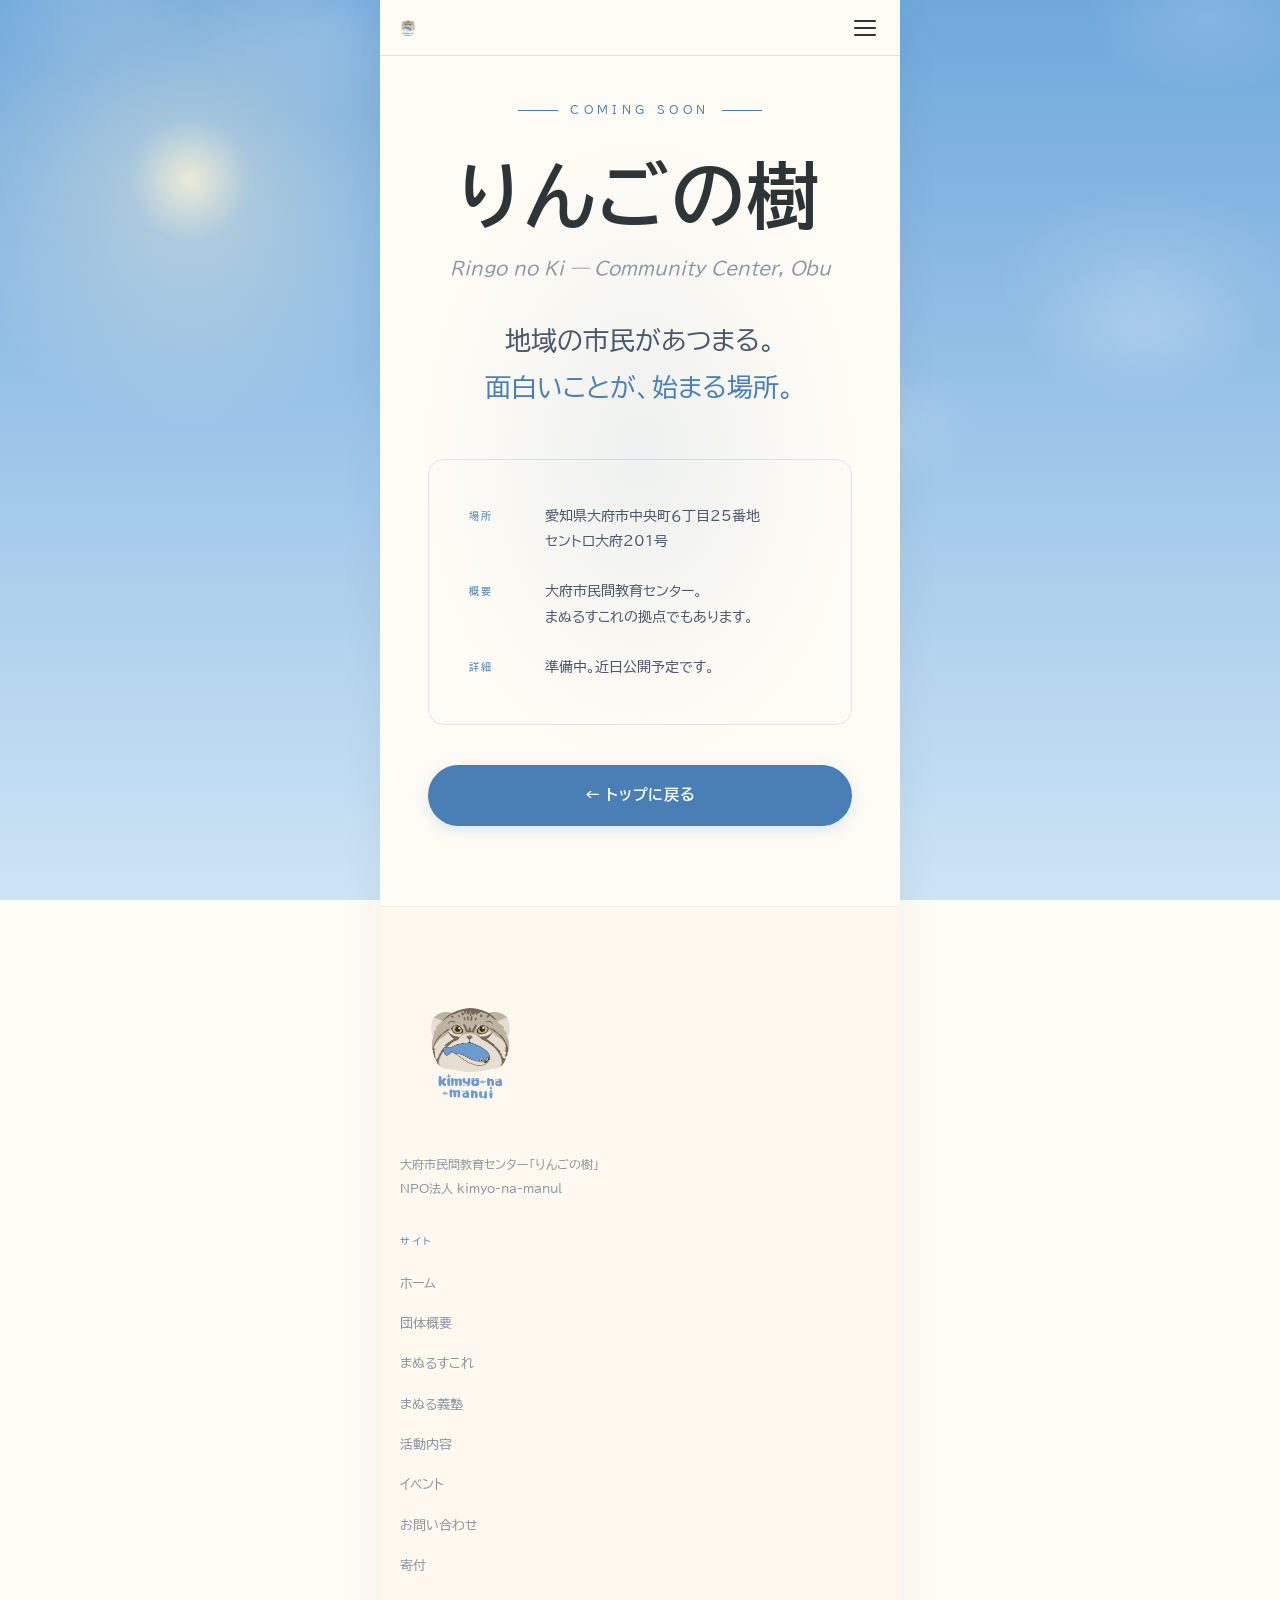
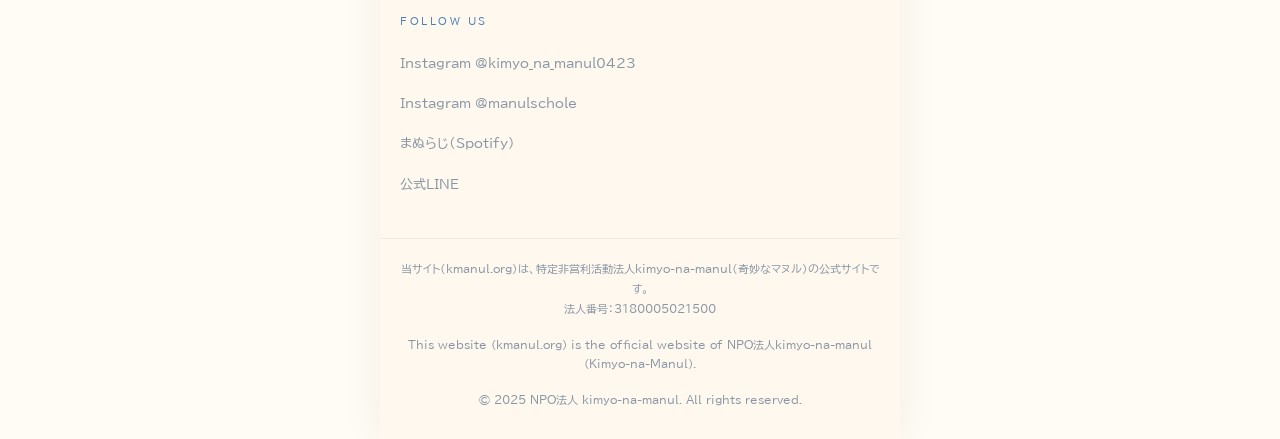
<file: ringo.html>
<!DOCTYPE html>
<html lang="ja">
<head>
<meta charset="UTF-8">
<meta name="viewport" content="width=device-width, initial-scale=1.0">
<meta name="google-site-verification" content="Asl8vJE8PZEnxf7R0S0iDRGA7ygkxkPpIfJQhtOvMJY">
<title>りんごの樹 | 愛知県大府市の民間教育センター | kimyo-na-manul</title>
<meta name="description" content="大府市民間教育センター「りんごの樹」。面白いことが始まる場所。愛知県大府市中央町６丁目25番地セントロ大府201号。">
<link rel="icon" href="favicon.ico" type="image/x-icon">
<link rel="stylesheet" href="assets/style.css?v=32">
<style>
.hero {
  min-height: 100vh;
  background: var(--cream);
  display: flex;
  flex-direction: column;
  justify-content: center;
  align-items: center;
  text-align: center;
  padding: 100px 48px 80px;
  position: relative;
  overflow: hidden;
}
.hero::before {
  content: '';
  position: absolute;
  inset: 0;
  background: radial-gradient(ellipse 60% 50% at 50% 50%, rgba(91,142,196,0.1) 0%, transparent 70%);
  pointer-events: none;
}
.coming-label {
  font-family: 'BIZ UDPGothic', 'Hiragino Sans', 'Yu Gothic', sans-serif;
  font-size: 11px;
  color: var(--sky);
  letter-spacing: 0.4em;
  text-transform: uppercase;
  margin-bottom: 32px;
  display: flex;
  align-items: center;
  gap: 12px;
}
.coming-label::before,
.coming-label::after {
  content: '';
  display: block;
  width: 40px; height: 1px;
  background: var(--sky);
}
.hero-title {
  font-family: 'BIZ UDPGothic', 'Hiragino Sans', 'Yu Gothic', sans-serif;
  font-size: clamp(36px, 6vw, 72px);
  font-weight: 700;
  color: var(--text);
  line-height: 1.2;
  margin-bottom: 12px;
  letter-spacing: 0.05em;
}
.hero-title-en {
  font-family: 'BIZ UDPGothic', 'Hiragino Sans', 'Yu Gothic', sans-serif;
  font-size: clamp(14px, 2vw, 18px);
  font-style: italic;
  color: var(--text-muted);
  margin-bottom: 32px;
  display: block;
}
.hero-catch {
  font-family: 'BIZ UDPGothic', 'Hiragino Sans', 'Yu Gothic', sans-serif;
  font-size: clamp(18px, 2.5vw, 26px);
  font-weight: 400;
  color: var(--text-mid);
  line-height: 1.8;
  max-width: 600px;
  margin-bottom: 48px;
}
.hero-catch em { font-style: normal; color: var(--sky); }
.info-block {
  background: rgba(255,255,255,0.04);
  border: 1px solid rgba(91,142,196,0.2);
  border-radius: 16px;
  padding: 32px 40px;
  max-width: 520px;
  width: 100%;
  margin-bottom: 40px;
  text-align: left;
}
.info-row {
  display: flex;
  gap: 20px;
  padding: 12px 0;
  border-bottom: 1px solid rgba(255,255,255,0.06);
  align-items: flex-start;
}
.info-row:last-child { border-bottom: none; }
.info-label {
  font-family: 'BIZ UDPGothic', 'Hiragino Sans', 'Yu Gothic', sans-serif;
  font-size: 10px;
  color: var(--sky);
  letter-spacing: 0.2em;
  text-transform: uppercase;
  width: 56px;
  flex-shrink: 0;
  padding-top: 3px;
}
.info-value {
  font-family: 'BIZ UDPGothic', 'Hiragino Sans', 'Yu Gothic', sans-serif;
  font-size: 14px;
  color: var(--text-mid);
  line-height: 1.8;
}
</style>
</head>
<body class="theme-npo">
<canvas id="sky" aria-hidden="true"></canvas>


<nav>
  <div class="nav-logo">
    <a href="index.html">
      <img src="assets/logo-kmanul.png" alt="kimyo-na-manul">
    </a>
  </div>
  <ul class="nav-links">
    <li><a href="index.html">ホーム</a></li>
    <li><a href="about.html">団体概要</a></li>
    <li><a href="manul-schole.html">まぬるすこれ</a></li>
    <li><a href="manul-juku.html" data-ja="まぬる義塾" data-en="Manul Gijuku">まぬる義塾</a></li>
    <li><a href="activities.html">活動内容</a></li>
    <li><a href="sns.html">SNS・メディア</a></li>
    <li><a href="events.html" class="nav-event">イベント</a></li>
    <li><a href="contact.html" class="nav-cta">お問い合わせ</a></li>
  </ul>
  <div class="nav-hamburger">
    <span></span><span></span><span></span>
  </div>
</nav>

<section class="hero">
  <div class="coming-label">Coming Soon</div>
  <h1 class="hero-title">りんごの樹</h1>
  <span class="hero-title-en">Ringo no Ki — Community Center, Obu</span>
  <p class="hero-catch">
    地域の市民があつまる。<br>
    <em>面白いことが、始まる場所。</em>
  </p>
  <div class="info-block">
    <div class="info-row">
      <div class="info-label">場所</div>
      <div class="info-value">愛知県大府市中央町６丁目25番地<br>セントロ大府201号</div>
    </div>
    <div class="info-row">
      <div class="info-label">概要</div>
      <div class="info-value">大府市民間教育センター。<br>まぬるすこれの拠点でもあります。</div>
    </div>
    <div class="info-row">
      <div class="info-label">詳細</div>
      <div class="info-value">準備中。近日公開予定です。</div>
    </div>
  </div>
  <a href="index.html" class="btn-sky">← トップに戻る</a>
</section>

<footer>
  <div class="footer-inner">
    <div class="footer-logo">
      <img src="assets/logo-kmanul.png" alt="kimyo-na-manul">
      <div class="footer-tagline">大府市民間教育センター「りんごの樹」<br>NPO法人 kimyo-na-manul</div>
    </div>
    <div>
      <div class="footer-col-title">サイト</div>
      <ul class="footer-links">
        <li><a href="index.html">ホーム</a></li>
        <li><a href="about.html">団体概要</a></li>
        <li><a href="manul-schole.html">まぬるすこれ</a></li>
    <li><a href="manul-juku.html" data-ja="まぬる義塾" data-en="Manul Gijuku">まぬる義塾</a></li>
        <li><a href="activities.html">活動内容</a></li>
        <li><a href="events.html">イベント</a></li>
        <li><a href="contact.html">お問い合わせ</a></li>
        <li><a href="https://congrant.com/project/kimyo-na-manul/20646" target="_blank" rel="noopener">寄付</a></li>
      </ul>
    </div>
    <div>
      <div class="footer-col-title">Follow Us</div>
      <ul class="footer-links">
        <li><a href="https://www.instagram.com/kimyo_na_manul0423/" target="_blank" rel="noopener">Instagram @kimyo_na_manul0423</a></li>
        <li><a href="https://www.instagram.com/manulschole/" target="_blank" rel="noopener">Instagram @manulschole</a></li>
        <li><a href="https://open.spotify.com/show/4pCX4vRVYYnigfrbYCAyXj" target="_blank" rel="noopener">まぬらじ（Spotify）</a></li>
        <li><a href="https://line.me/R/ti/p/%40597rhvgp" target="_blank" rel="noopener">公式LINE</a></li>
      </ul>
    </div>
  </div>
  <div class="footer-bottom">
    <div class="footer-legal">
      当サイト（kmanul.org）は、特定非営利活動法人kimyo-na-manul（奇妙なマヌル）の公式サイトです。<br>
      法人番号：3180005021500
    </div>
    <div class="footer-legal" lang="en">
      This website (kmanul.org) is the official website of NPO法人kimyo-na-manul (Kimyo-na-Manul).
    </div>
    <div class="footer-copy">© 2025 NPO法人 kimyo-na-manul. All rights reserved.</div>
  </div>
</footer>

<script src="assets/main.js?v=2"></script>
<script src="assets/sky.js?v=5"></script>
</body>
</html>
</file>
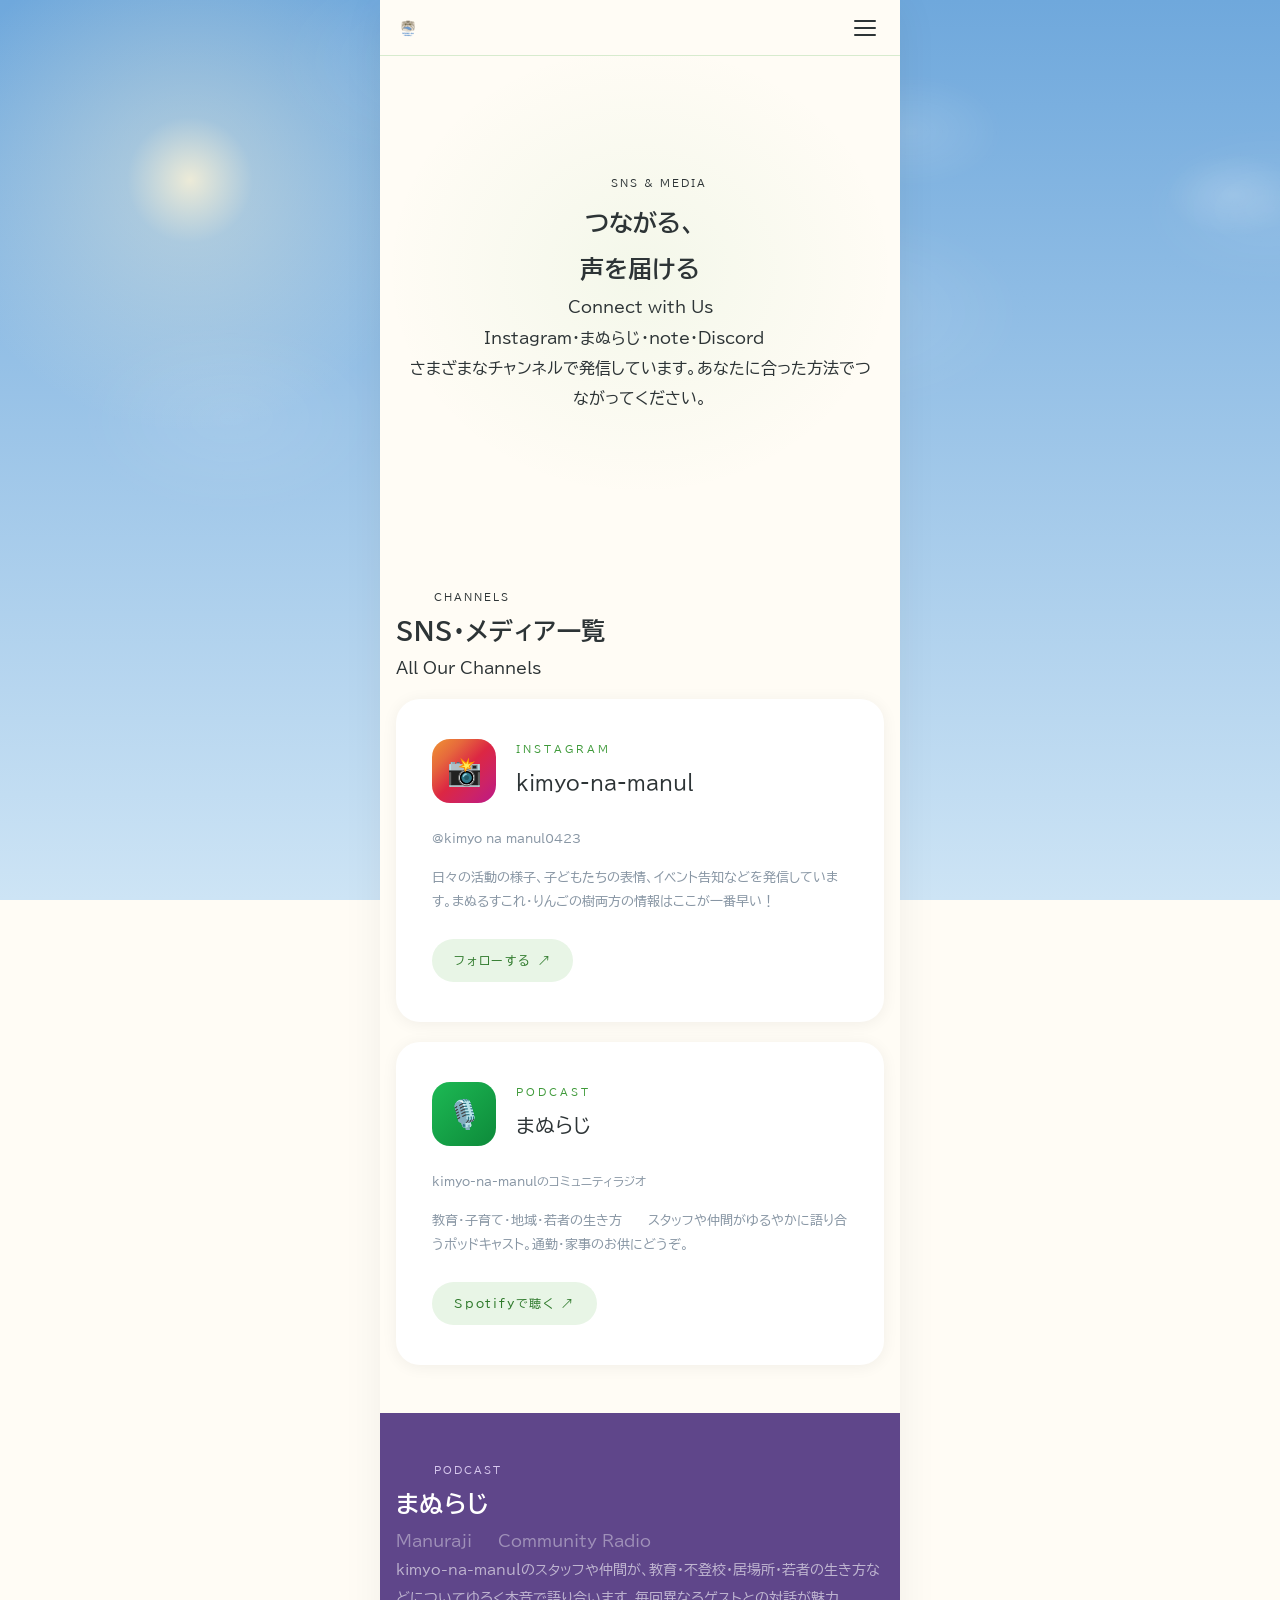
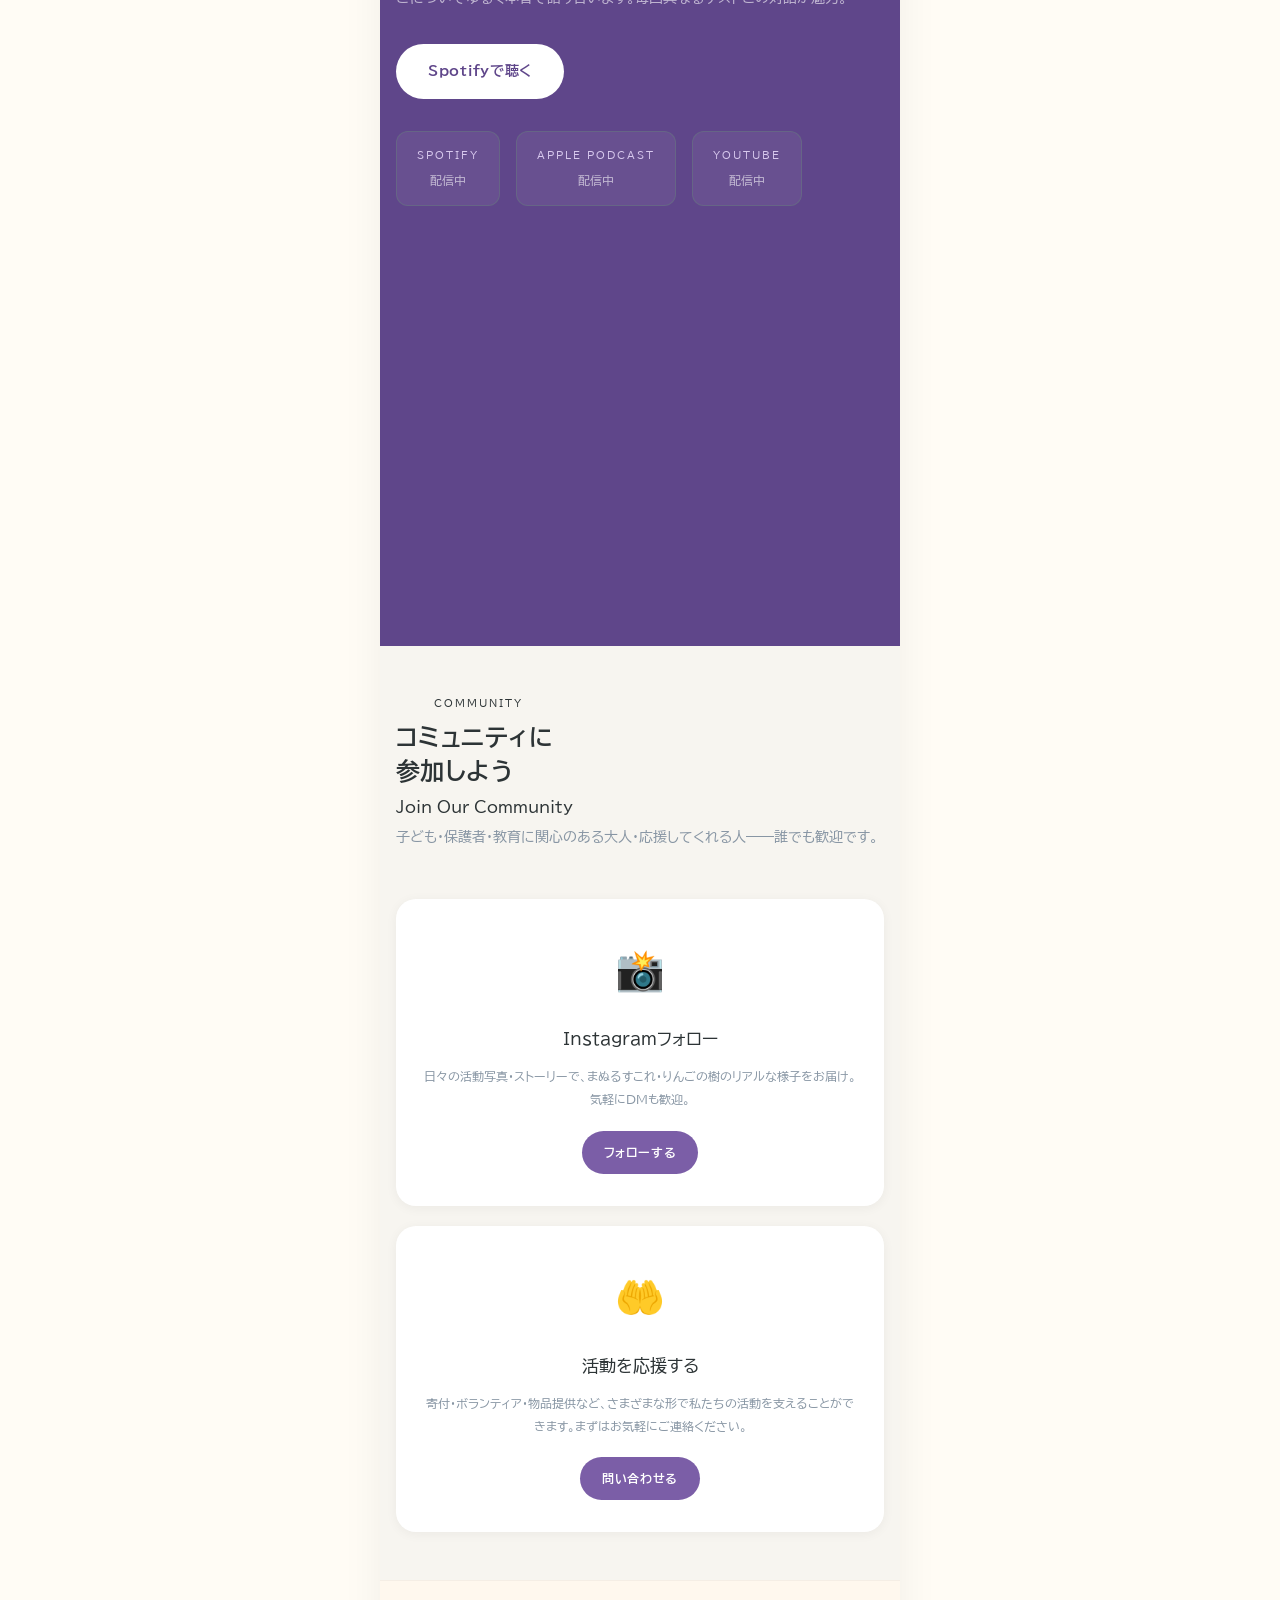
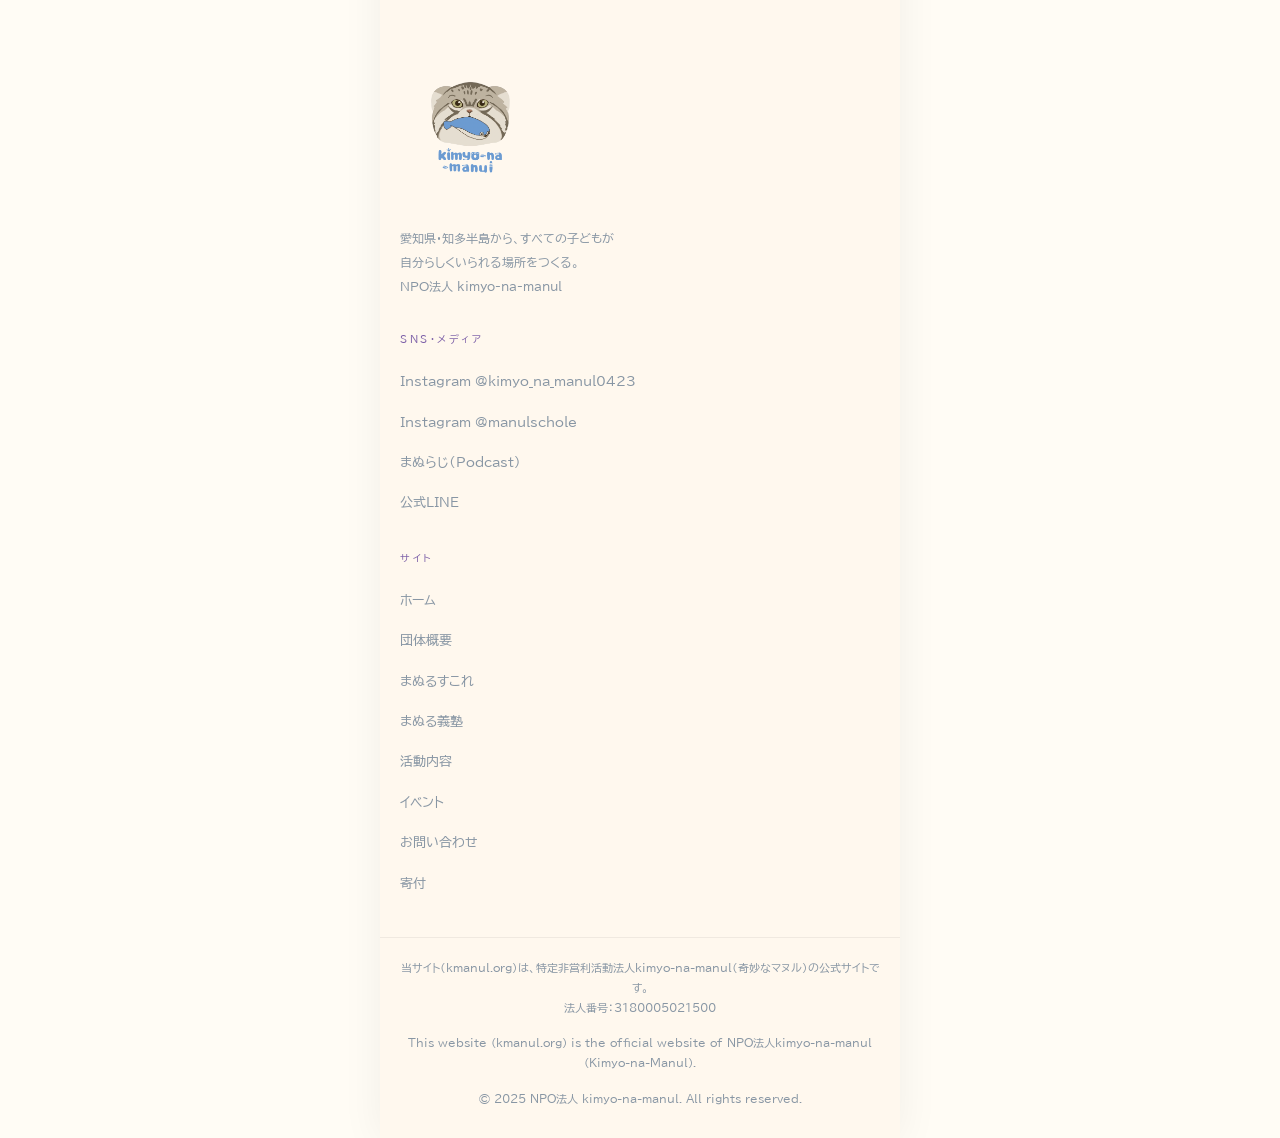
<file: sns.html>
<!DOCTYPE html>
<html lang="ja">
<head>
<meta charset="UTF-8">
<meta name="viewport" content="width=device-width, initial-scale=1.0">
<meta name="google-site-verification" content="Asl8vJE8PZEnxf7R0S0iDRGA7ygkxkPpIfJQhtOvMJY">
<title>SNS・メディア | NPO法人 kimyo-na-manul（奇妙なマヌル）— まぬらじ・Instagram</title>
<meta name="description" content="kimyo-na-manul（奇妙なマヌル）・まぬるすこれのSNS・メディア。まぬらじ（Podcast）、Instagram、note、Discordなど公式アカウントをまとめて紹介。">
<meta name="keywords" content="kimyo-na-manul,奇妙なマヌル,まぬるすこれ,まぬらじ,Instagram,SNS,Podcast,愛知県,知多半島">
<link rel="canonical" href="https://kmanul.org/sns.html">
<meta property="og:title" content="SNS・メディア | kimyo-na-manul（奇妙なマヌル）">
<meta property="og:description" content="まぬらじ・Instagram等、kimyo-na-manulの公式SNS・メディアまとめ。">
<meta property="og:url" content="https://kmanul.org/sns.html">
<meta property="og:type" content="website">
<meta property="og:image" content="https://kmanul.org/assets/logo-kmanul.png">
<meta property="og:locale" content="ja_JP">
<link rel="icon" href="favicon.ico" type="image/x-icon">
<link rel="stylesheet" href="assets/style.css?v=32">
<style>
  /* ── HERO ── */
  .hero {
    min-height: 60vh;
    background: var(--cream);
    display: flex;
    flex-direction: column;
    justify-content: center;
    align-items: center;
    text-align: center;
    padding: 130px 48px 80px;
    position: relative;
    overflow: hidden;
  }
  .hero::before {
    content: '';
    position: absolute; inset: 0;
    background: radial-gradient(ellipse 70% 60% at 50% 50%, rgba(95,185,90,0.07) 0%, transparent 70%);
    pointer-events: none;
  }

  /* ── SNS CARDS ── */
  .sns-section { background: var(--cream); }
  .sns-grid { display: grid; grid-template-columns: repeat(2, 1fr); gap: 20px; margin-top: 16px; }
  .sns-card {
    background: var(--white);
    border-radius: 24px;
    padding: 40px 36px;
    box-shadow: 0 2px 16px rgba(0,0,0,0.06);
    transition: transform 0.3s, box-shadow 0.3s;
    text-decoration: none;
    color: inherit;
    display: block;
    position: relative;
    overflow: hidden;
  }
  .sns-card::before {
    content: '';
    position: absolute;
    top: 0; left: 0; right: 0;
    height: 4px;
    background: var(--green);
    transform: scaleX(0);
    transform-origin: left;
    transition: transform 0.3s;
  }
  .sns-card:hover { transform: translateY(-6px); box-shadow: 0 12px 32px rgba(95,185,90,0.15); }
  .sns-card:hover::before { transform: scaleX(1); }

  .sns-card-header { display: flex; align-items: center; gap: 20px; margin-bottom: 24px; }
  .sns-icon {
    width: 64px; height: 64px;
    border-radius: 18px;
    display: flex; align-items: center; justify-content: center;
    font-size: 28px;
    flex-shrink: 0;
  }
  .sns-icon.instagram { background: linear-gradient(135deg, #f09433, #e6683c, #dc2743, #cc2366, #bc1888); }
  .sns-icon.podcast   { background: linear-gradient(135deg, #1DB954, #0d8a3a); }
  .sns-icon.note      { background: linear-gradient(135deg, #41C9B4, #1DA882); }
  .sns-icon.discord   { background: linear-gradient(135deg, #5865F2, #3b44c4); }
  .sns-icon.youtube   { background: linear-gradient(135deg, #FF0000, #cc0000); }

  .sns-platform {
    font-family: 'BIZ UDPGothic', 'Hiragino Sans', 'Yu Gothic', sans-serif;
    font-size: 10px; color: var(--green);
    letter-spacing: 0.3em; text-transform: uppercase;
    margin-bottom: 4px;
  }
  .sns-name {
    font-family: 'BIZ UDPGothic', 'Hiragino Sans', 'Yu Gothic', sans-serif;
    font-size: 20px; font-weight: 400; color: var(--navy);
  }
  .sns-handle {
    font-family: 'BIZ UDPGothic', 'Hiragino Sans', 'Yu Gothic', sans-serif;
    font-size: 12px; color: var(--text-muted);
    margin-bottom: 16px;
  }
  .sns-desc {
    font-family: 'BIZ UDPGothic', 'Hiragino Sans', 'Yu Gothic', sans-serif;
    font-size: 13px; font-weight: 300;
    color: var(--text-muted); line-height: 1.9;
    margin-bottom: 24px;
  }
  .sns-cta {
    display: inline-flex;
    align-items: center;
    gap: 8px;
    background: var(--green-light);
    color: var(--green-dark);
    font-family: 'BIZ UDPGothic', 'Hiragino Sans', 'Yu Gothic', sans-serif;
    font-size: 12px; font-weight: 400;
    letter-spacing: 0.15em;
    padding: 10px 22px;
    border-radius: 999px;
    text-decoration: none;
    transition: background 0.2s;
  }
  .sns-cta:hover { background: var(--navy-mid); }

  /* ── MANURAJI FEATURE ── */
  .manuraji { background: var(--purple-dark); }
  .manuraji-inner {
    display: grid;
    grid-template-columns: 1fr 1fr;
    gap: 72px;
    align-items: center;
  }
  .manuraji-episodes { display: flex; flex-direction: column; gap: 10px; }
  .episode-card {
    background: rgba(255,255,255,0.05);
    border: 1px solid rgba(95,185,90,0.2);
    border-radius: 16px;
    padding: 20px 24px;
    display: flex;
    align-items: center;
    gap: 20px;
    transition: border-color 0.2s, background 0.2s;
    text-decoration: none;
    color: inherit;
  }
  .episode-card:hover { border-color: rgba(95,185,90,0.5); background: rgba(255,255,255,0.07); }
  .episode-num {
    font-family: 'BIZ UDPGothic', 'Hiragino Sans', 'Yu Gothic', sans-serif;
    font-size: 24px; font-weight: 600;
    color: var(--green); line-height: 1;
    width: 44px; flex-shrink: 0; text-align: center;
  }
  .episode-body { flex: 1; }
  .episode-title {
    font-family: 'BIZ UDPGothic', 'Hiragino Sans', 'Yu Gothic', sans-serif;
    font-size: 14px; font-weight: 400;
    color: var(--white); margin-bottom: 4px;
  }
  .episode-meta {
    font-family: 'BIZ UDPGothic', 'Hiragino Sans', 'Yu Gothic', sans-serif;
    font-size: 11px; color: rgba(255,255,255,0.4);
    letter-spacing: 0.1em;
  }
  .episode-play {
    width: 36px; height: 36px;
    background: var(--green);
    border-radius: 50%;
    display: flex; align-items: center; justify-content: center;
    flex-shrink: 0;
    font-size: 14px;
  }

  /* ── COMMUNITY ── */
  .community { background: var(--stone); }
  .community-grid { display: grid; grid-template-columns: repeat(3,1fr); gap: 20px; margin-top: 48px; }
  .comm-card {
    background: var(--white);
    border-radius: 20px;
    padding: 32px 28px;
    box-shadow: 0 2px 12px rgba(0,0,0,0.05);
    text-align: center;
  }
  .comm-icon { font-size: 40px; margin-bottom: 16px; display: block; }
  .comm-title { font-family:'BIZ UDPGothic','Hiragino Sans','Yu Gothic',sans-serif; font-size:17px; font-weight:400; color:var(--navy); margin-bottom:10px; }
  .comm-text { font-family:'BIZ UDPGothic','Hiragino Sans','Yu Gothic',sans-serif; font-size:12px; font-weight:300; color:var(--text-muted); line-height:1.9; margin-bottom:20px; }

  /* ── NOTE FEED ── */
  .note-section { background: var(--cream); }
  .note-grid { display: grid; grid-template-columns: repeat(3,1fr); gap: 16px; margin-top: 48px; }
  .note-card {
    background: var(--white);
    border-radius: 16px;
    padding: 28px 24px;
    box-shadow: 0 2px 8px rgba(0,0,0,0.04);
    transition: box-shadow 0.2s, transform 0.2s;
    text-decoration: none;
    color: inherit;
    display: block;
  }
  .note-card:hover { box-shadow: 0 8px 24px rgba(95,185,90,0.1); transform: translateY(-3px); }
  .note-category {
    font-family: 'BIZ UDPGothic', 'Hiragino Sans', 'Yu Gothic', sans-serif;
    font-size: 10px; color: var(--green);
    letter-spacing: 0.2em; text-transform: uppercase;
    margin-bottom: 10px;
  }
  .note-title {
    font-family: 'BIZ UDPGothic', 'Hiragino Sans', 'Yu Gothic', sans-serif;
    font-size: 15px; font-weight: 400;
    color: var(--navy); margin-bottom: 10px;
    line-height: 1.5;
  }
  .note-excerpt {
    font-family: 'BIZ UDPGothic', 'Hiragino Sans', 'Yu Gothic', sans-serif;
    font-size: 12px; font-weight: 300;
    color: var(--text-muted); line-height: 1.8;
    margin-bottom: 16px;
  }
  .note-date {
    font-family: 'BIZ UDPGothic', 'Hiragino Sans', 'Yu Gothic', sans-serif;
    font-size: 11px; color: rgba(0,0,0,0.3);
    letter-spacing: 0.1em;
  }

  @media (max-width:900px) {
    .hero { padding: 120px 24px 72px; }
    .sns-grid { grid-template-columns: 1fr; }
    .manuraji-inner { grid-template-columns: 1fr; gap: 40px; }
    .community-grid,.note-grid { grid-template-columns: 1fr; }
  }

  /* phone-frame: force mobile layout */
  .hero { padding: 120px 24px 72px; }
  .sns-grid { grid-template-columns: 1fr; }
  .manuraji-inner { grid-template-columns: 1fr; gap: 40px; }
  .community-grid,.note-grid { grid-template-columns: 1fr; }
</style>
</head>
<body class="theme-online">
<canvas id="sky" aria-hidden="true"></canvas>


<nav>
  <div class="nav-logo">
    <a href="index.html"><img src="assets/logo-kmanul.png" alt="kimyo-na-manul"></a>
  </div>
  <ul class="nav-links">
    <li><a href="index.html">ホーム</a></li>
    <li><a href="about.html">団体概要</a></li>
    <li><a href="manul-schole.html">まぬるすこれ</a></li>
    <li><a href="manul-juku.html" data-ja="まぬる義塾" data-en="Manul Gijuku">まぬる義塾</a></li>
    <li><a href="activities.html">活動内容</a></li>
    <li><a href="sns.html" class="active">SNS・メディア</a></li>
    <li><a href="events.html" class="nav-event">イベント</a></li>
    <li><a href="contact.html" class="nav-cta">お問い合わせ</a></li>
  </ul>
  <div class="nav-hamburger"><span></span><span></span><span></span></div>
</nav>

<!-- HERO -->
<section class="hero">
  <div class="eyebrow reveal" style="justify-content:center;">SNS & Media</div>
  <h1 class="page-hero-title reveal">つながる、<br>声を届ける</h1>
  <span class="page-hero-title-jp reveal">Connect with Us</span>
  <p class="page-hero-lead reveal">Instagram・まぬらじ・note・Discord——<br>さまざまなチャンネルで発信しています。あなたに合った方法でつながってください。</p>
</section>

<!-- SNS CARDS -->
<section class="sns-section" id="sns">
  <div class="container">
    <div class="eyebrow reveal">Channels</div>
    <h2 class="section-title reveal">SNS・メディア一覧</h2>
    <span class="section-title-jp reveal">All Our Channels</span>
    <div class="sns-grid">

      <a href="https://www.instagram.com/kimyo_na_manul0423/" target="_blank" rel="noopener" class="sns-card reveal">
        <div class="sns-card-header">
          <div class="sns-icon instagram">📸</div>
          <div>
            <div class="sns-platform">Instagram</div>
            <div class="sns-name">kimyo-na-manul</div>
          </div>
        </div>
        <div class="sns-handle">@kimyo_na_manul0423</div>
        <p class="sns-desc">日々の活動の様子、子どもたちの表情、イベント告知などを発信しています。まぬるすこれ・りんごの樹両方の情報はここが一番早い！</p>
        <span class="sns-cta">フォローする ↗</span>
      </a>

      <a href="https://open.spotify.com/show/4pCX4vRVYYnigfrbYCAyXj" target="_blank" rel="noopener" class="sns-card reveal">
        <div class="sns-card-header">
          <div class="sns-icon podcast">🎙️</div>
          <div>
            <div class="sns-platform">Podcast</div>
            <div class="sns-name">まぬらじ</div>
          </div>
        </div>
        <div class="sns-handle">kimyo-na-manulのコミュニティラジオ</div>
        <p class="sns-desc">教育・子育て・地域・若者の生き方——スタッフや仲間がゆるやかに語り合うポッドキャスト。通勤・家事のお供にどうぞ。</p>
        <span class="sns-cta">Spotifyで聴く ↗</span>
      </a>

    </div>
  </div>
</section>

<!-- MANURAJI FEATURE -->
<section class="manuraji" id="manuraji">
  <div class="container">
    <div class="manuraji-inner">
      <div class="reveal">
        <div class="eyebrow" style="color:#D8C9EE;">Podcast</div>
        <h2 class="section-title" style="color:var(--white);">まぬらじ</h2>
        <span class="section-title-jp" style="color:rgba(255,255,255,0.4);">Manuraji — Community Radio</span>
        <p class="section-lead" style="color:rgba(255,255,255,0.6);">
          kimyo-na-manulのスタッフや仲間が、教育・不登校・居場所・若者の生き方などについてゆるく本音で語り合います。毎回異なるゲストとの対話が魅力。
        </p>
        <div style="display:flex; gap:12px; flex-wrap:wrap; margin-top:8px;">
          <a href="https://open.spotify.com/show/4pCX4vRVYYnigfrbYCAyXj" target="_blank" rel="noopener" class="btn-primary">Spotifyで聴く</a>
        </div>
        <div style="margin-top:32px; display:flex; gap:16px; flex-wrap:wrap;">
          <div style="background:rgba(255,255,255,0.06); border:1px solid rgba(95,185,90,0.2); border-radius:12px; padding:14px 20px; text-align:center;">
            <div style="font-family:'BIZ UDPGothic','Hiragino Sans','Yu Gothic',sans-serif; font-size:10px; color:#D8C9EE; letter-spacing:0.2em; margin-bottom:4px;">SPOTIFY</div>
            <div style="font-family:'BIZ UDPGothic','Hiragino Sans','Yu Gothic',sans-serif; font-size:12px; color:rgba(255,255,255,0.6);">配信中</div>
          </div>
          <div style="background:rgba(255,255,255,0.06); border:1px solid rgba(95,185,90,0.2); border-radius:12px; padding:14px 20px; text-align:center;">
            <div style="font-family:'BIZ UDPGothic','Hiragino Sans','Yu Gothic',sans-serif; font-size:10px; color:#D8C9EE; letter-spacing:0.2em; margin-bottom:4px;">APPLE PODCAST</div>
            <div style="font-family:'BIZ UDPGothic','Hiragino Sans','Yu Gothic',sans-serif; font-size:12px; color:rgba(255,255,255,0.6);">配信中</div>
          </div>
          <div style="background:rgba(255,255,255,0.06); border:1px solid rgba(95,185,90,0.2); border-radius:12px; padding:14px 20px; text-align:center;">
            <div style="font-family:'BIZ UDPGothic','Hiragino Sans','Yu Gothic',sans-serif; font-size:10px; color:#D8C9EE; letter-spacing:0.2em; margin-bottom:4px;">YOUTUBE</div>
            <div style="font-family:'BIZ UDPGothic','Hiragino Sans','Yu Gothic',sans-serif; font-size:12px; color:rgba(255,255,255,0.6);">配信中</div>
          </div>
        </div>
      </div>
      <div class="manuraji-episodes reveal">
        <iframe style="border-radius:12px" src="https://open.spotify.com/embed/show/4pCX4vRVYYnigfrbYCAyXj?utm_source=generator&theme=0" width="100%" height="352" frameBorder="0" allowfullscreen="" allow="autoplay; clipboard-write; encrypted-media; fullscreen; picture-in-picture" loading="lazy"></iframe>
      </div>
    </div>
  </div>
</section>

<!-- COMMUNITY -->
<section class="community" id="community">
  <div class="container">
    <div class="eyebrow reveal">Community</div>
    <h2 class="section-title reveal">コミュニティに<br>参加しよう</h2>
    <span class="section-title-jp reveal">Join Our Community</span>
    <p class="section-lead reveal">子ども・保護者・教育に関心のある大人・応援してくれる人——誰でも歓迎です。</p>
    <div class="community-grid">
      <div class="comm-card reveal">
        <span class="comm-icon">📸</span>
        <div class="comm-title">Instagramフォロー</div>
        <p class="comm-text">日々の活動写真・ストーリーで、まぬるすこれ・りんごの樹のリアルな様子をお届け。気軽にDMも歓迎。</p>
        <a href="https://www.instagram.com/kimyo_na_manul0423/" target="_blank" rel="noopener" class="btn-primary" style="font-size:12px; padding:10px 22px;">フォローする</a>
      </div>
      <div class="comm-card reveal">
        <span class="comm-icon">🤲</span>
        <div class="comm-title">活動を応援する</div>
        <p class="comm-text">寄付・ボランティア・物品提供など、さまざまな形で私たちの活動を支えることができます。まずはお気軽にご連絡ください。</p>
        <a href="manul-schole.html#contact" class="btn-primary" style="font-size:12px; padding:10px 22px;">問い合わせる</a>
      </div>
    </div>
  </div>
</section>


<footer>
  <div class="footer-inner">
    <div class="footer-logo">
      <img src="assets/logo-kmanul.png" alt="kimyo-na-manul">
      <div class="footer-tagline">愛知県・知多半島から、すべての子どもが<br>自分らしくいられる場所をつくる。<br>NPO法人 kimyo-na-manul</div>
    </div>
    <div>
      <div class="footer-col-title">SNS・メディア</div>
      <ul class="footer-links">
        <li><a href="https://www.instagram.com/kimyo_na_manul0423/" target="_blank" rel="noopener">Instagram @kimyo_na_manul0423</a></li>
        <li><a href="https://www.instagram.com/manulschole/" target="_blank" rel="noopener">Instagram @manulschole</a></li>
        <li><a href="https://open.spotify.com/show/4pCX4vRVYYnigfrbYCAyXj" target="_blank" rel="noopener">まぬらじ（Podcast）</a></li>
        <li><a href="https://line.me/R/ti/p/%40597rhvgp" target="_blank" rel="noopener">公式LINE</a></li>
      </ul>
    </div>
    <div>
      <div class="footer-col-title">サイト</div>
      <ul class="footer-links">
        <li><a href="index.html">ホーム</a></li>
        <li><a href="about.html">団体概要</a></li>
        <li><a href="manul-schole.html">まぬるすこれ</a></li>
    <li><a href="manul-juku.html" data-ja="まぬる義塾" data-en="Manul Gijuku">まぬる義塾</a></li>
        <li><a href="activities.html">活動内容</a></li>
        <li><a href="events.html">イベント</a></li>
        <li><a href="contact.html">お問い合わせ</a></li>
        <li><a href="https://congrant.com/project/kimyo-na-manul/20646" target="_blank" rel="noopener">寄付</a></li>
      </ul>
    </div>
  </div>
  <div class="footer-bottom">
    <div class="footer-legal">
      当サイト（kmanul.org）は、特定非営利活動法人kimyo-na-manul（奇妙なマヌル）の公式サイトです。<br>
      法人番号：3180005021500
    </div>
    <div class="footer-legal" lang="en">
      This website (kmanul.org) is the official website of NPO法人kimyo-na-manul (Kimyo-na-Manul).
    </div>
    <div class="footer-copy">© 2025 NPO法人 kimyo-na-manul. All rights reserved.</div>
  </div>
</footer>

<script src="assets/main.js?v=2"></script>
<script src="assets/sky.js?v=5"></script>
</body>
</html>
</file>
<file: assets/style.css>
/* ── kmanul.org 共通スタイル（あたたかいデザイン） ── */
/* BIZ UDPGothic: モリサワのUDフォント（Google Fonts / 全デバイス配信） */
@import url('https://fonts.googleapis.com/css2?family=BIZ+UDPGothic:wght@400;700&display=swap');

:root {
  --announce-h: 36px;

  /* ══════════════════════════════════════════
     七色 — 事業ごとのテーマカラー
     わたしたちは、ひとつの色では表せない。
     ══════════════════════════════════════════ */

  /* ① NPO法人 kimyo-na-manul ── みそら色（ブルー） */
  --sky:        #4A7FB5;
  --sky-dark:   #2E5F8E;
  --sky-light:  #E3EFF9;
  --sky-mid:    #D0E4F5;
  --misora-bg:  #F5F8FC;

  /* ② 知多半島地域立 まぬるすこれ ── グリーン */
  --green:      #3F9A3A;
  --green-dark: #2F7A2C;
  --green-light:#E8F5E6;
  --green-bg:   #F0F8EF;

  /* ③ オンライン事業（Discord・まぬらじ）── 紫 */
  --purple:      #7B5EA7;
  --purple-dark: #5F468A;
  --purple-light:#EFE9F7;

  /* ④ 子育て24時間相談 ── 水色 */
  --aqua:       #3FA8C4;
  --aqua-dark:  #2A8AA4;
  --aqua-light: #E2F4F9;

  /* ⑤ 市民運営 まぬる義塾 ── 柔らかい赤 */
  --red:        #C85A54;
  --red-dark:   #A34540;
  --red-light:  #FBE9E7;
  --red-bg:     #FDF5F4;

  /* オレンジ（現在どの事業にも割り当てなし） */
  --orange:      #D9822B;
  --orange-dark: #B36618;
  --orange-light:#FFF0E0;

  /* ⑥ 月1回 対面イベント・ボドゲ会 ── パステルイエロー
     黄はそのままだと文字に使えないため、面と文字で明度を分けている */
  --yellow:      #8A6E0D;   /* 文字・ボタン用に沈めた黄 */
  --yellow-soft: #F5DC7A;   /* 面で使うパステル（本来の色） */
  --yellow-light:#FDF6DC;

  --pink:       #E8879B;
  --pink-light: #FDE8ED;

  /* ページごとの主役の色。body の theme-* クラスで切り替える */
  --brand:       var(--sky);
  --brand-dark:  var(--sky-dark);
  --brand-light: var(--sky-light);

  --navy:       #2D3436;
  --navy-mid:   #4A5568;
  --white:      #FFFFFF;
  --cream:      #FFFCF5;
  --warm-white: #FFF8EE;
  --stone:      #F7F5F0;
  --text:       #2D3436;
  --text-mid:   #4A5568;
  --text-muted: #8896A4;
}

/* ── ページの主役の色 ───────────────────── */
body.theme-npo    { --brand: var(--sky);    --brand-dark: var(--sky-dark);    --brand-light: var(--sky-light); }
body.theme-schole { --brand: var(--green);  --brand-dark: var(--green-dark);  --brand-light: var(--green-light); }
body.theme-online { --brand: var(--purple); --brand-dark: var(--purple-dark); --brand-light: var(--purple-light); }
body.theme-soudan { --brand: var(--aqua);   --brand-dark: var(--aqua-dark);   --brand-light: var(--aqua-light); }
body.theme-juku   { --brand: var(--red);    --brand-dark: var(--red-dark);    --brand-light: var(--red-light); }
body.theme-event  { --brand: var(--yellow); --brand-dark: #6B5510;            --brand-light: var(--yellow-light); }

.sr-only { position: absolute; width: 1px; height: 1px; padding: 0; margin: -1px; overflow: hidden; clip: rect(0,0,0,0); white-space: nowrap; border: 0; }
*, *::before, *::after { box-sizing: border-box; margin: 0; padding: 0; }
html { scroll-behavior: smooth; }

body {
  font-family: 'BIZ UDPGothic', 'Hiragino Sans', 'Yu Gothic', sans-serif;
  background: var(--cream);
  color: var(--text);
  overflow-x: hidden;
  line-height: 1.9;
}

/* ── NAV ── */
nav {
  position: fixed;
  top: 0; left: 0; right: 0;
  z-index: 100;
  background: rgba(255,252,245,0.92);
  backdrop-filter: blur(12px);
  padding: 0 48px;
  height: 64px;
  display: flex;
  align-items: center;
  justify-content: space-between;
  border-bottom: 1px solid rgba(0,0,0,0.04);
}

.nav-logo a {
  display: flex;
  align-items: center;
  gap: 10px;
  text-decoration: none;
}
.nav-logo img { height: 36px; width: auto; }

.nav-links {
  display: flex;
  gap: 28px;
  list-style: none;
  align-items: center;
}
.nav-links a {
  font-family: 'BIZ UDPGothic', 'Hiragino Sans', 'Yu Gothic', sans-serif;
  font-size: 13px;
  color: var(--text-muted);
  text-decoration: none;
  letter-spacing: 0.05em;
  transition: color 0.2s;
}
.nav-links a:hover,
.nav-links a.active { color: var(--text); }

.nav-cta {
  background: var(--brand) !important;
  color: var(--white) !important;
  font-weight: 700 !important;
  padding: 8px 20px !important;
  border-radius: 999px !important;
  transition: background 0.2s !important;
}
.nav-cta:hover { background: var(--brand-dark) !important; }

.lang-toggle {
  display: flex;
  gap: 4px;
  align-items: center;
}
.lang-btn {
  background: none;
  border: 1px solid rgba(0,0,0,0.12);
  color: var(--text-muted);
  font-family: 'BIZ UDPGothic', 'Hiragino Sans', 'Yu Gothic', sans-serif;
  font-size: 11px;
  padding: 4px 10px;
  border-radius: 4px;
  cursor: pointer;
  transition: all 0.2s;
}
.lang-btn.active {
  background: var(--text);
  color: var(--cream);
  border-color: var(--text);
}
/* 多言語メニュー（assets/i18n.js が .lang-toggle の中に作る） */
.lang-select {
  appearance: none;
  -webkit-appearance: none;
  background: transparent url("data:image/svg+xml,%3Csvg xmlns='http://www.w3.org/2000/svg' width='10' height='6'%3E%3Cpath d='M1 1l4 4 4-4' fill='none' stroke='%238896A4' stroke-width='1.5'/%3E%3C/svg%3E") no-repeat right 8px center;
  border: 1px solid rgba(0,0,0,0.12);
  border-color: color-mix(in srgb, var(--text) 20%, transparent);
  color: var(--text);
  font-family: 'BIZ UDPGothic', 'Hiragino Sans', 'Yu Gothic', sans-serif;
  font-size: 12px;
  padding: 5px 26px 5px 10px;
  border-radius: 4px;
  cursor: pointer;
  max-width: 140px;
}
.lang-select:focus-visible { outline: 2px solid var(--brand); outline-offset: 1px; }
.lang-select option { color: #2D3436; background: #fff; }

.nav-hamburger {
  display: none;
  flex-direction: column;
  gap: 5px;
  cursor: pointer;
  padding: 4px;
}
.nav-hamburger span {
  display: block;
  width: 24px; height: 2px;
  background: var(--text);
  border-radius: 2px;
  transition: all 0.3s;
}

@media (max-width: 900px) {
  nav { padding: 0 16px; height: 56px; }
  .nav-logo img { height: 30px; }
  .nav-hamburger { display: flex; padding: 8px; }
  .nav-hamburger span { width: 22px; }
  .lang-toggle { margin-right: 8px; }
  .nav-links {
    display: none;
    position: fixed;
    top: 56px; left: 0; right: 0;
    height: calc(100vh - 56px);
    background: rgba(255,252,245,0.98);
    backdrop-filter: blur(12px);
    flex-direction: column;
    gap: 0;
    padding: 20px 0;
    overflow-y: auto;
    z-index: 200;
  }
  .nav-links.open { display: flex; }
  .nav-links li { width: 100%; }
  .nav-links a {
    display: block;
    padding: 16px 24px;
    font-size: 16px;
    color: var(--text);
    border-bottom: 1px solid rgba(0,0,0,0.04);
  }
  .nav-cta {
    margin: 16px 24px 8px;
    text-align: center;
    padding: 14px 20px !important;
    font-size: 15px !important;
  }
}

/* ── LAYOUT ── */
section { padding: 80px 0; }

.container {
  max-width: 1120px;
  margin: 0 auto;
  padding: 0 48px;
}

@media (max-width: 900px) {
  .container { padding: 0 16px; }
  section { padding: 48px 0; }
}

/* ── TYPOGRAPHY ── */
.eyebrow {
  font-family: 'BIZ UDPGothic', 'Hiragino Sans', 'Yu Gothic', sans-serif;
  font-size: 11px;
  font-weight: 400;
  letter-spacing: 0.2em;
  text-transform: uppercase;
  margin-bottom: 12px;
  display: flex;
  align-items: center;
  gap: 10px;
}
.eyebrow::before {
  content: '';
  display: block;
  width: 28px; height: 1px;
}
.eyebrow-sky { color: var(--sky); }
.eyebrow-sky::before { background: var(--sky); }
.eyebrow-green { color: var(--green); }
.eyebrow-green::before { background: var(--green); }
.eyebrow-red { color: var(--red); }
.eyebrow-red::before { background: var(--red); }
.eyebrow-purple { color: var(--purple); }
.eyebrow-purple::before { background: var(--purple); }
.eyebrow-aqua { color: var(--aqua-dark); }
.eyebrow-aqua::before { background: var(--aqua-dark); }
.eyebrow-orange { color: var(--orange); }
.eyebrow-orange::before { background: var(--orange); }
.eyebrow-yellow { color: var(--yellow); }
.eyebrow-yellow::before { background: var(--yellow); }
.eyebrow-brand { color: var(--brand); }
.eyebrow-brand::before { background: var(--brand); }
.eyebrow-white { color: rgba(255,255,255,0.6); }
.eyebrow-white::before { background: rgba(255,255,255,0.3); }

/* ひとつの色では表せない、という帯 */
.spectrum {
  height: 5px;
  width: 100%;
  background: linear-gradient(90deg,
    var(--sky)    0%,   var(--sky)    16.66%,
    var(--green)  16.66%, var(--green)  33.33%,
    var(--purple) 33.33%, var(--purple) 50%,
    var(--aqua)   50%,   var(--aqua)   66.66%,
    var(--red)    66.66%, var(--red)    83.33%,
    var(--yellow-soft) 83.33%, var(--yellow-soft) 100%);
}

.section-title {
  font-family: 'BIZ UDPGothic', 'Hiragino Sans', 'Yu Gothic', sans-serif;
  font-size: clamp(26px, 3.5vw, 42px);
  font-weight: 700;
  color: var(--text);
  line-height: 1.4;
  margin-bottom: 6px;
  letter-spacing: 0.02em;
}
.section-title-en {
  font-family: 'BIZ UDPGothic', 'Hiragino Sans', 'Yu Gothic', sans-serif;
  font-size: clamp(13px, 1.5vw, 16px);
  font-weight: 400;
  font-style: italic;
  color: var(--text-muted);
  margin-bottom: 28px;
  display: block;
}
.section-lead {
  font-size: 15px;
  color: var(--text-muted);
  line-height: 2;
  max-width: 620px;
  margin-bottom: 48px;
}
@media (max-width: 600px) {
  .section-title { font-size: 24px; margin-bottom: 4px; }
  .section-title-en { font-size: 12px; margin-bottom: 20px; }
  .section-lead { font-size: 14px; margin-bottom: 32px; }
  .eyebrow { font-size: 10px; margin-bottom: 8px; }
}

/* ── BUTTONS ── */
.btn-sky {
  background: var(--sky);
  color: var(--white);
  font-family: 'BIZ UDPGothic', 'Hiragino Sans', 'Yu Gothic', sans-serif;
  font-size: 14px;
  font-weight: 700;
  letter-spacing: 0.05em;
  padding: 14px 32px;
  text-decoration: none;
  border-radius: 999px;
  display: inline-block;
  transition: all 0.25s;
  box-shadow: 0 4px 16px rgba(91,142,196,0.2);
}
.btn-sky:hover { background: var(--sky-dark); transform: translateY(-2px); box-shadow: 0 6px 20px rgba(91,142,196,0.35); }

.btn-green {
  background: var(--green);
  color: var(--white);
  font-family: 'BIZ UDPGothic', 'Hiragino Sans', 'Yu Gothic', sans-serif;
  font-size: 14px;
  font-weight: 700;
  letter-spacing: 0.05em;
  padding: 14px 32px;
  text-decoration: none;
  border-radius: 999px;
  display: inline-block;
  transition: all 0.25s;
  box-shadow: 0 4px 16px rgba(79,173,74,0.2);
}
.btn-green:hover { background: var(--green-dark); transform: translateY(-2px); box-shadow: 0 6px 20px rgba(79,173,74,0.35); }

.btn-red {
  display: inline-flex;
  align-items: center;
  gap: 8px;
  background: var(--red);
  color: var(--white);
  font-family: 'BIZ UDPGothic', 'Hiragino Sans', 'Yu Gothic', sans-serif;
  font-size: 14px;
  font-weight: 700;
  padding: 14px 32px;
  border-radius: 999px;
  text-decoration: none;
  letter-spacing: 0.05em;
  transition: background 0.2s, transform 0.2s, box-shadow 0.2s;
  box-shadow: 0 4px 14px rgba(200,90,84,0.2);
}
.btn-red:hover { background: var(--red-dark); transform: translateY(-2px); box-shadow: 0 6px 20px rgba(200,90,84,0.35); }

.btn-outline-white {
  border: 1.5px solid rgba(0,0,0,0.12);
  color: var(--text-muted);
  font-family: 'BIZ UDPGothic', 'Hiragino Sans', 'Yu Gothic', sans-serif;
  font-size: 14px;
  font-weight: 700;
  letter-spacing: 0.05em;
  padding: 12px 30px;
  text-decoration: none;
  border-radius: 999px;
  display: inline-block;
  transition: all 0.25s;
  background: transparent;
}
.btn-outline-white:hover { border-color: var(--text); color: var(--text); }

/* ページの色をまとうボタン */
.btn-primary {
  background: var(--brand);
  color: var(--white);
  font-family: 'BIZ UDPGothic', 'Hiragino Sans', 'Yu Gothic', sans-serif;
  font-size: 14px;
  font-weight: 700;
  letter-spacing: 0.05em;
  padding: 14px 32px;
  text-decoration: none;
  border-radius: 999px;
  display: inline-block;
  transition: background 0.25s, transform 0.25s;
}
.btn-primary:hover { background: var(--brand-dark); transform: translateY(-2px); }
/* 濃い面の上では白抜きに */
.on-dark .btn-primary,
.manuraji .btn-primary {
  background: var(--white);
  color: var(--brand-dark);
}
.on-dark .btn-primary:hover,
.manuraji .btn-primary:hover { background: var(--cream); }

/* 濃い背景（緑バンド・404）の上では白抜きに反転させる */
.on-dark .btn-outline-white,
.cta-band .btn-outline-white,
.error-page .btn-outline-white {
  border-color: rgba(255,255,255,0.55);
  color: var(--white);
}
.on-dark .btn-outline-white:hover,
.cta-band .btn-outline-white:hover,
.error-page .btn-outline-white:hover {
  background: var(--white);
  color: var(--brand-dark);
  border-color: var(--white);
}

.btn-outline-sky {
  border: 1.5px solid var(--sky);
  color: var(--sky);
  font-family: 'BIZ UDPGothic', 'Hiragino Sans', 'Yu Gothic', sans-serif;
  font-size: 14px;
  font-weight: 700;
  letter-spacing: 0.05em;
  padding: 12px 30px;
  text-decoration: none;
  border-radius: 999px;
  display: inline-block;
  transition: all 0.25s;
}
.btn-outline-sky:hover { background: var(--sky); color: var(--white); }

.btn-gold {
  background: linear-gradient(135deg, #C8942A, #E8B84B);
  color: var(--white);
  font-family: 'BIZ UDPGothic', 'Hiragino Sans', 'Yu Gothic', sans-serif;
  font-size: 14px;
  font-weight: 700;
  letter-spacing: 0.05em;
  padding: 14px 32px;
  text-decoration: none;
  border-radius: 999px;
  display: inline-block;
  transition: all 0.25s;
}
.btn-gold:hover { background: linear-gradient(135deg, #A87B1E, #C8942A); transform: translateY(-2px); box-shadow: 0 6px 20px rgba(200,148,42,0.3); }

@media (max-width: 600px) {
  .btn-sky, .btn-green, .btn-outline-white, .btn-outline-sky {
    width: 100%;
    text-align: center;
    padding: 16px 24px;
    font-size: 15px;
  }
}

/* ── SECTION MISORA ── */
.section--misora {
  background: var(--misora-bg);
}
.section--misora .label {
  color: var(--sky-dark);
}
.section--misora h2 {
  color: var(--text);
}

/* ── REVEAL ── */
.reveal {
  opacity: 0;
  transform: translateY(20px);
  transition: opacity 0.6s ease, transform 0.6s ease;
}
.reveal.visible { opacity: 1; transform: translateY(0); }

/* ── FOOTER ── */
footer {
  background: var(--warm-white);
  padding: 56px 0 28px;
  border-top: 1px solid rgba(0,0,0,0.04);
}
.footer-inner {
  max-width: 1120px;
  margin: 0 auto;
  padding: 0 48px;
  display: grid;
  grid-template-columns: 1.5fr 1fr 1fr;
  gap: 48px;
  margin-bottom: 40px;
}
.footer-logo img { width: 140px; height: auto; margin-bottom: 14px; display: block; }
.footer-tagline {
  font-family: 'BIZ UDPGothic', 'Hiragino Sans', 'Yu Gothic', sans-serif;
  font-size: 12px;
  color: var(--text-muted);
  line-height: 2;
}
.footer-col-title {
  font-family: 'BIZ UDPGothic', 'Hiragino Sans', 'Yu Gothic', sans-serif;
  font-size: 10px;
  color: var(--brand);
  letter-spacing: 0.25em;
  text-transform: uppercase;
  margin-bottom: 16px;
}
.footer-links { list-style: none; display: flex; flex-direction: column; gap: 10px; }
.footer-links a {
  font-family: 'BIZ UDPGothic', 'Hiragino Sans', 'Yu Gothic', sans-serif;
  font-size: 13px;
  color: var(--text-muted);
  text-decoration: none;
  transition: color 0.2s;
}
.footer-links a:hover { color: var(--brand); }
.footer-bottom {
  max-width: 1120px;
  margin: 0 auto;
  padding: 20px 48px 0;
  border-top: 1px solid rgba(0,0,0,0.06);
  display: flex;
  justify-content: space-between;
  align-items: center;
}
.footer-legal {
  font-family: 'BIZ UDPGothic', 'Hiragino Sans', 'Yu Gothic', sans-serif;
  font-size: 11px;
  color: var(--text-muted);
  line-height: 1.8;
  margin-bottom: 8px;
  text-align: center;
}
.footer-copy {
  font-family: 'BIZ UDPGothic', 'Hiragino Sans', 'Yu Gothic', sans-serif;
  font-size: 11px;
  color: var(--text-muted);
}

@media (max-width: 900px) {
  .footer-inner { grid-template-columns: 1fr; gap: 32px; padding: 0 20px; }
  .footer-bottom { padding: 20px 20px 0; flex-direction: column; gap: 8px; text-align: center; }
}

/* ── ANNOUNCEMENT BAR ── */
.announce-bar {
  position: fixed;
  top: 0; left: 0; right: 0;
  z-index: 110;
  background: var(--brand);
  display: flex;
  align-items: center;
  justify-content: center;
  gap: 12px;
  padding: 8px 16px;
  text-align: center;
}
.announce-bar a {
  color: var(--white);
  font-family: 'BIZ UDPGothic', 'Hiragino Sans', 'Yu Gothic', sans-serif;
  font-size: 13px;
  font-weight: 700;
  text-decoration: none;
  letter-spacing: 0.04em;
  display: flex;
  align-items: center;
  gap: 8px;
}
.announce-bar a:hover { text-decoration: underline; }
.announce-dot {
  width: 8px; height: 8px;
  background: var(--white);
  border-radius: 50%;
  animation: announce-dot-blink 1.5s ease-in-out infinite;
}
@keyframes announce-dot-blink {
  0%, 100% { opacity: 1; }
  50% { opacity: 0.3; }
}
/* --announce-h は main.js が実測値に更新する（文字が折り返しても崩れないように） */
body:has(.announce-bar) nav { top: var(--announce-h); }
body:has(.announce-bar) .hero { padding-top: calc(var(--announce-h) + 100px); }
body:has(.announce-bar) .ev-hero { padding-top: calc(var(--announce-h) + 100px); }
body:has(.announce-bar) .page-hero { padding-top: calc(var(--announce-h) + 120px); }
body:has(.announce-bar) .nav-links {
  top: calc(var(--announce-h) + 56px);
  height: calc(100vh - var(--announce-h) - 56px);
}
@media (max-width: 600px) {
  .announce-bar a { font-size: 12px; }
}

.nav-event {
  background: var(--brand) !important;
  color: var(--white) !important;
  font-weight: 700 !important;
  padding: 8px 16px !important;
  border-radius: 999px !important;
  transition: background 0.2s !important;
  font-size: 12px !important;
}
.nav-event:hover { background: var(--brand-dark) !important; }

/* ══════════════════════════════════════════════
   PHONE-FRAME: mobile-width layout on all screens
   PC → content centered, warm cream sides
   ══════════════════════════════════════════════ */

/* html に背景を置くとキャンバスより手前に描かれて空を隠すので、
   余白の色は #sky 自身に持たせる（下の #sky を参照） */

body {
  max-width: 520px;
  margin-left: auto;
  margin-right: auto;
  box-shadow: 0 4px 40px rgba(0,0,0,0.06);
}

/* 両脇に広がる空。body は幅520pxで不透明なので、
   z-index:-1 の canvas は body の背景の裏＝左右の余白だけに見える。
   （body はスタッキングコンテキストを作らないので成立する） */
#sky {
  position: fixed;
  inset: 0;
  width: 100%;
  height: 100%;
  z-index: -1;
  pointer-events: none;
  /* 空を描く前・JSが動かないときの余白の色。
     900px未満では sky.js が描画しないので、この色がそのまま残る */
  background: var(--stone);
}

nav {
  max-width: 520px;
  width: 100%;
  left: 50%;
  right: auto;
  transform: translateX(-50%);
  padding: 0 16px;
  height: 56px;
}

.announce-bar {
  max-width: 520px;
  width: 100%;
  left: 50%;
  right: auto;
  transform: translateX(-50%);
}

.nav-logo img { height: 30px; }
.nav-hamburger { display: flex !important; padding: 8px; }
.nav-hamburger span { width: 22px; }
.lang-toggle { margin-right: 8px; }

.nav-links {
  display: none;
  position: fixed;
  top: 56px;
  left: 50%;
  right: auto;
  transform: translateX(-50%);
  max-width: 520px;
  width: 100%;
  height: calc(100vh - 56px);
  background: rgba(255,252,245,0.98);
  backdrop-filter: blur(12px);
  flex-direction: column;
  gap: 0;
  padding: 20px 0;
  overflow-y: auto;
  z-index: 200;
}
.nav-links.open { display: flex; }
.nav-links li { width: 100%; }
.nav-links a {
  display: block;
  padding: 16px 24px;
  font-size: 16px;
  color: var(--text);
  border-bottom: 1px solid rgba(0,0,0,0.04);
}
.nav-cta {
  margin: 16px 24px 8px;
  text-align: center;
  padding: 14px 20px !important;
  font-size: 15px !important;
}

body:has(.announce-bar) .nav-links {
  top: calc(var(--announce-h) + 56px);
  height: calc(100vh - var(--announce-h) - 56px);
}

.container { padding: 0 16px; }
section { padding: 48px 0; }

.section-title { font-size: 24px; margin-bottom: 4px; }
.section-title-en { font-size: 12px; margin-bottom: 20px; }
.section-lead { font-size: 14px; margin-bottom: 32px; }
.eyebrow { font-size: 10px; margin-bottom: 8px; }

.btn-sky, .btn-green, .btn-red, .btn-outline-white, .btn-outline-sky, .btn-gold {
  width: 100%;
  text-align: center;
  padding: 16px 24px;
  font-size: 15px;
}
.btn-red { justify-content: center; }

.announce-bar a { font-size: 12px; }

.footer-inner { grid-template-columns: 1fr !important; gap: 32px; padding: 0 20px; }
.footer-bottom { padding: 20px 20px 0; flex-direction: column; gap: 8px; text-align: center; }

/* ── 公式LINEに送るフォームの手順パネル（assets/line-form.js が作る） ── */
.lf-steps { display: none; gap: 14px; }
.lf-steps.show { display: grid; }
.lf-steps-title { font-size: 16px; font-weight: 700; color: #06A04A; text-align: center; }
.lf-step {
  background: var(--white);
  border-radius: 14px;
  padding: 16px;
  display: grid;
  gap: 10px;
}
.lf-step-head { font-size: 14px; font-weight: 700; color: var(--text); }
.lf-step-head b { color: #06A04A; margin-right: 6px; }
.lf-step p { font-size: 13px; color: var(--text-muted); line-height: 1.8; }
.lf-btn {
  display: block;
  text-align: center;
  text-decoration: none;
  font-size: 15px;
  font-weight: 700;
  border-radius: 999px;
  padding: 14px 18px;
  background: #06C755;
  color: #fff;
}
.lf-btn.sub { background: transparent; color: #06A04A; border: 1.5px solid #06C755; }
.lf-pc { display: none; justify-items: center; gap: 8px; text-align: center; }
.lf-steps.is-pc .lf-pc { display: grid; }
.lf-steps.is-pc .lf-sp { display: none; }
.lf-qr { background: #fff; padding: 10px; border-radius: 10px; border: 1px solid rgba(0,0,0,0.08); line-height: 0; }
.lf-qr img, .lf-qr canvas { width: 260px; height: 260px; max-width: 100%; height: auto; image-rendering: pixelated; }
.lf-preview {
  white-space: pre-wrap;
  font-size: 12px;
  line-height: 1.7;
  color: var(--text-mid);
  background: var(--stone);
  border-radius: 10px;
  padding: 12px;
  max-height: 180px;
  overflow: auto;
}
.lf-back { font: inherit; font-size: 13px; color: var(--text-muted); background: none; border: none; text-decoration: underline; cursor: pointer; justify-self: center; }
</file>
